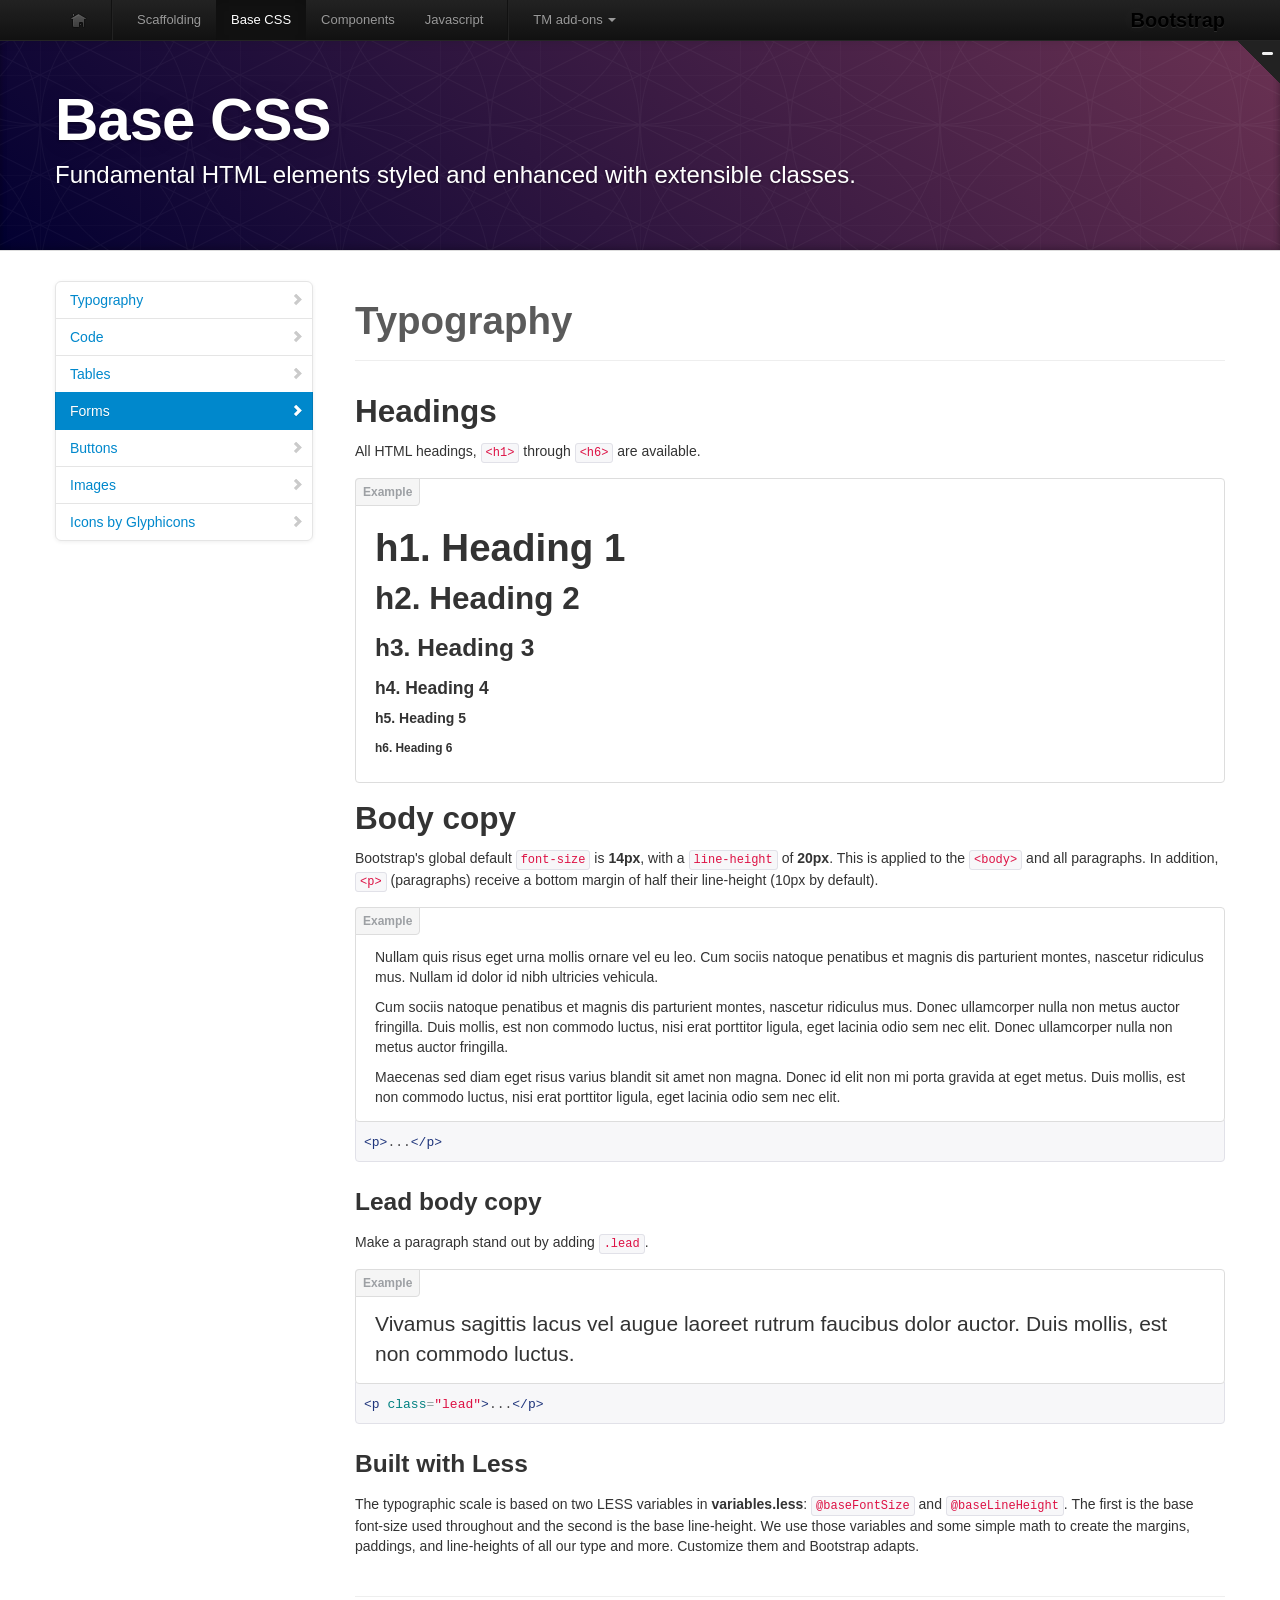
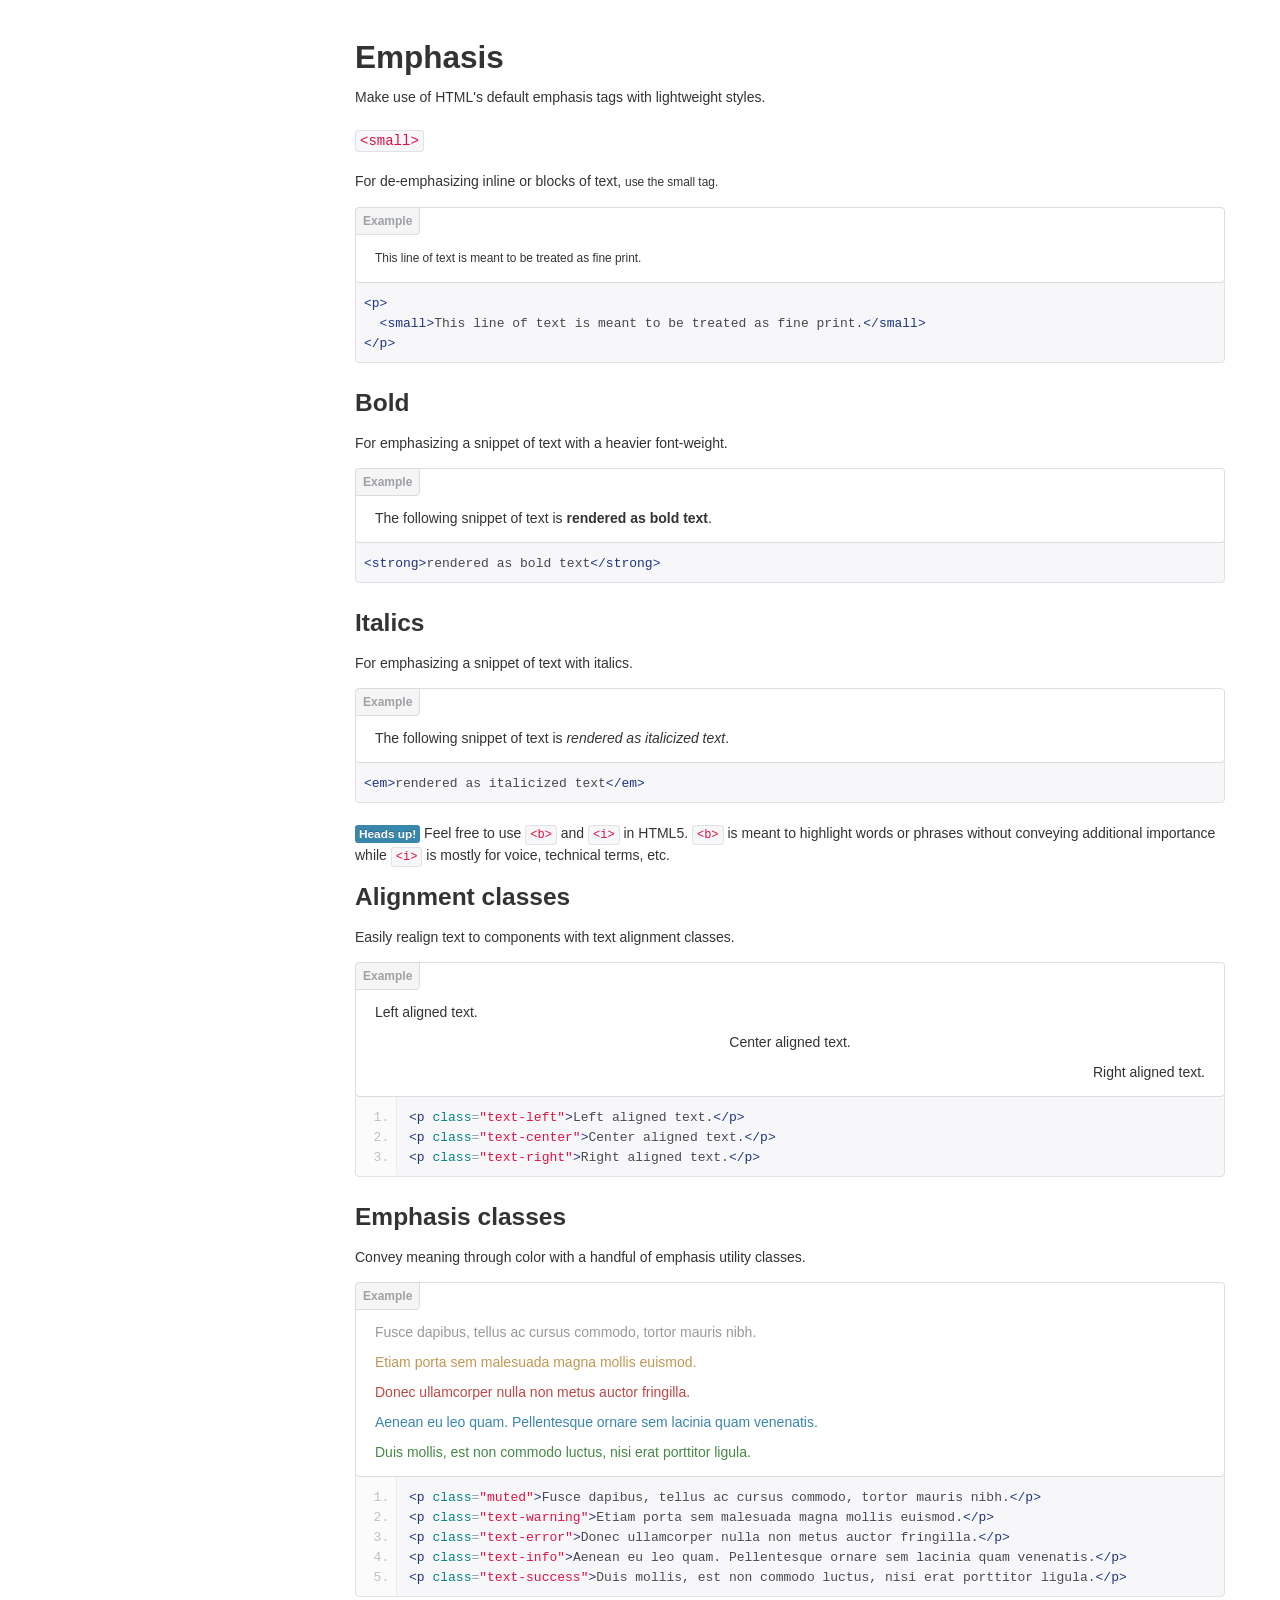
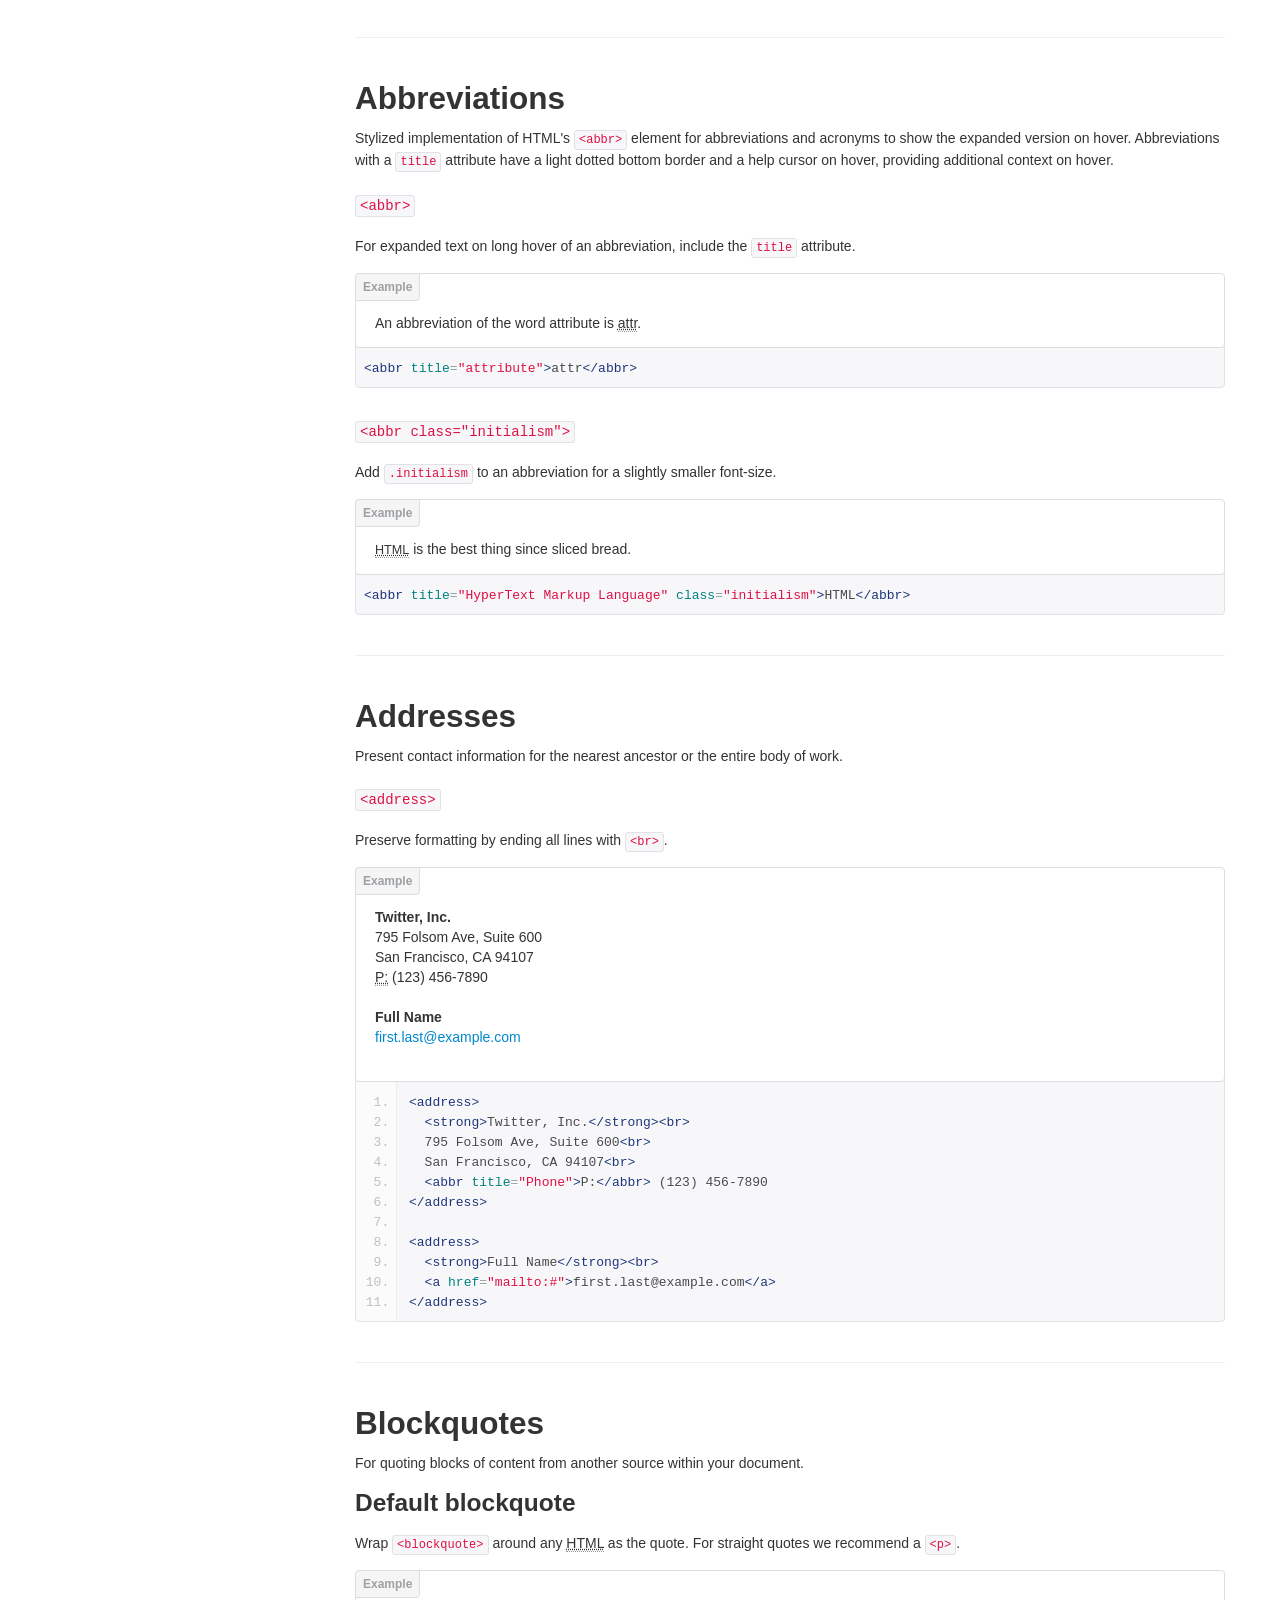
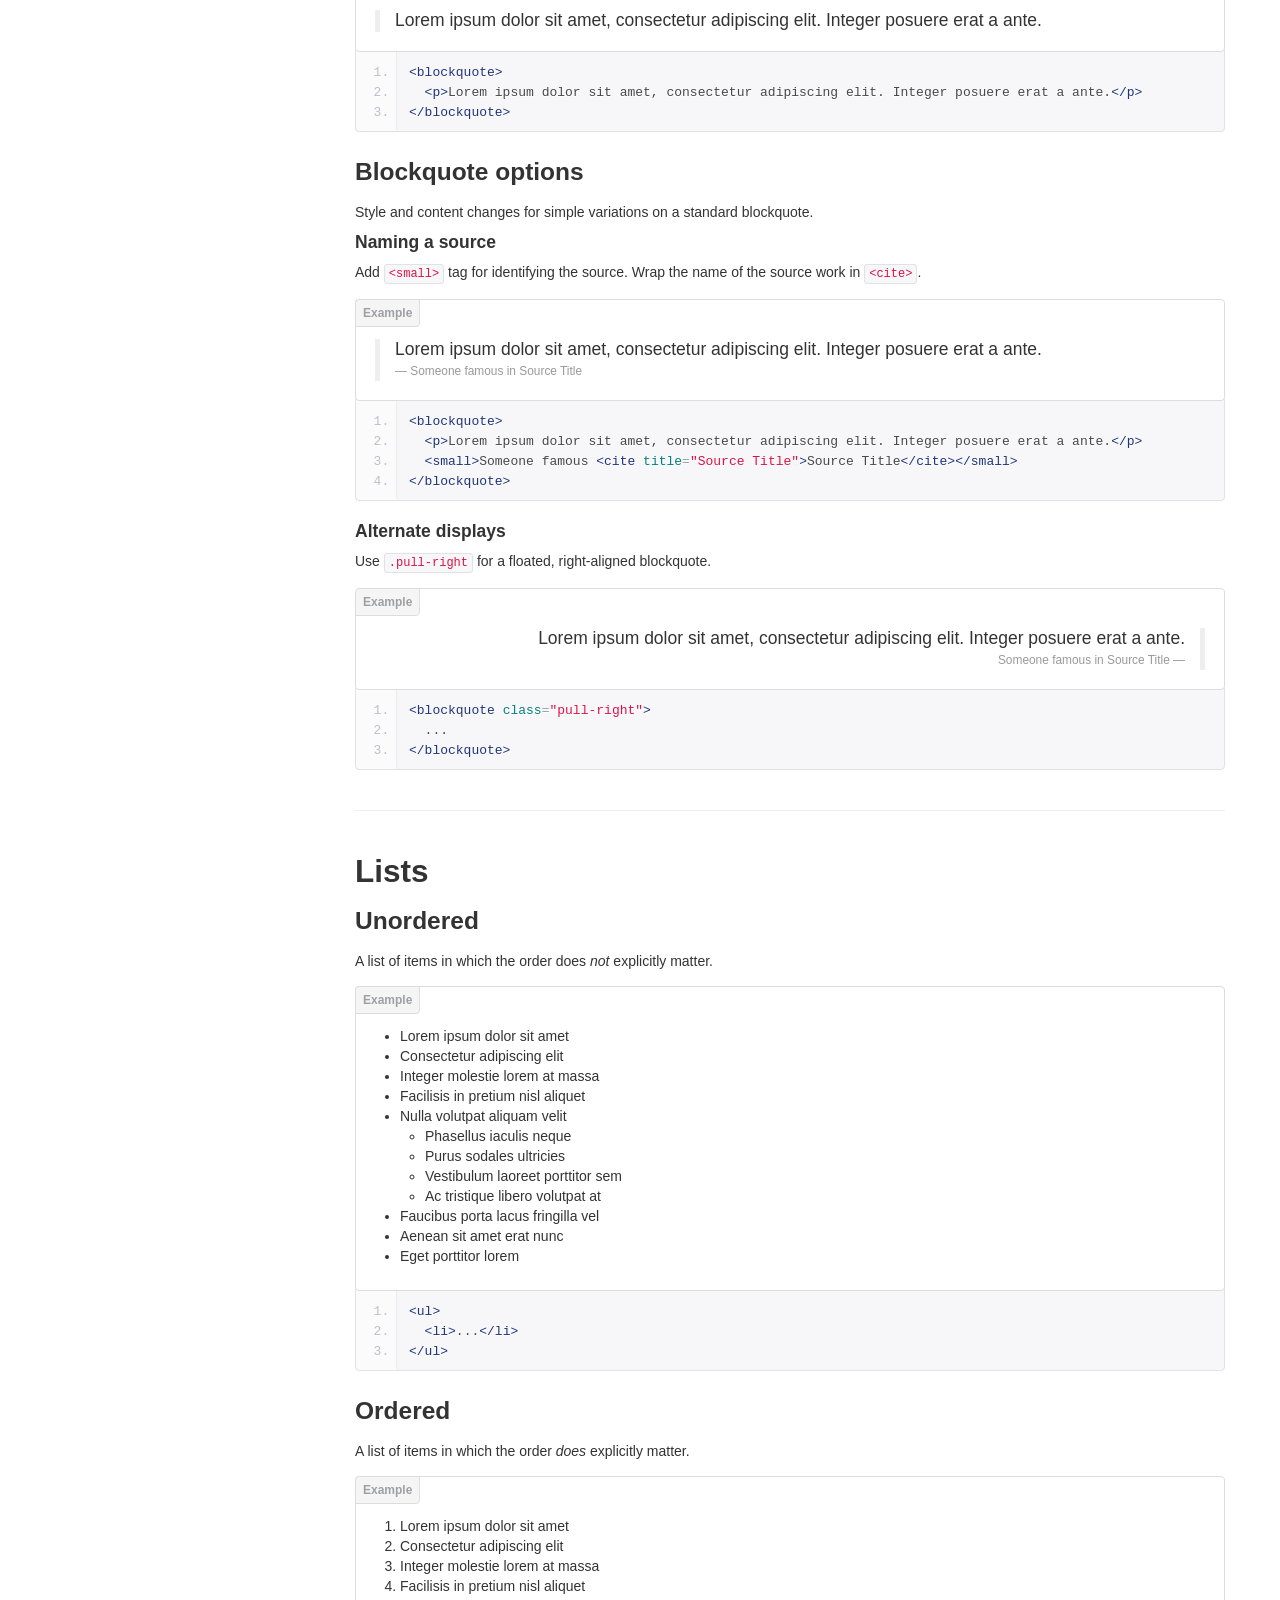
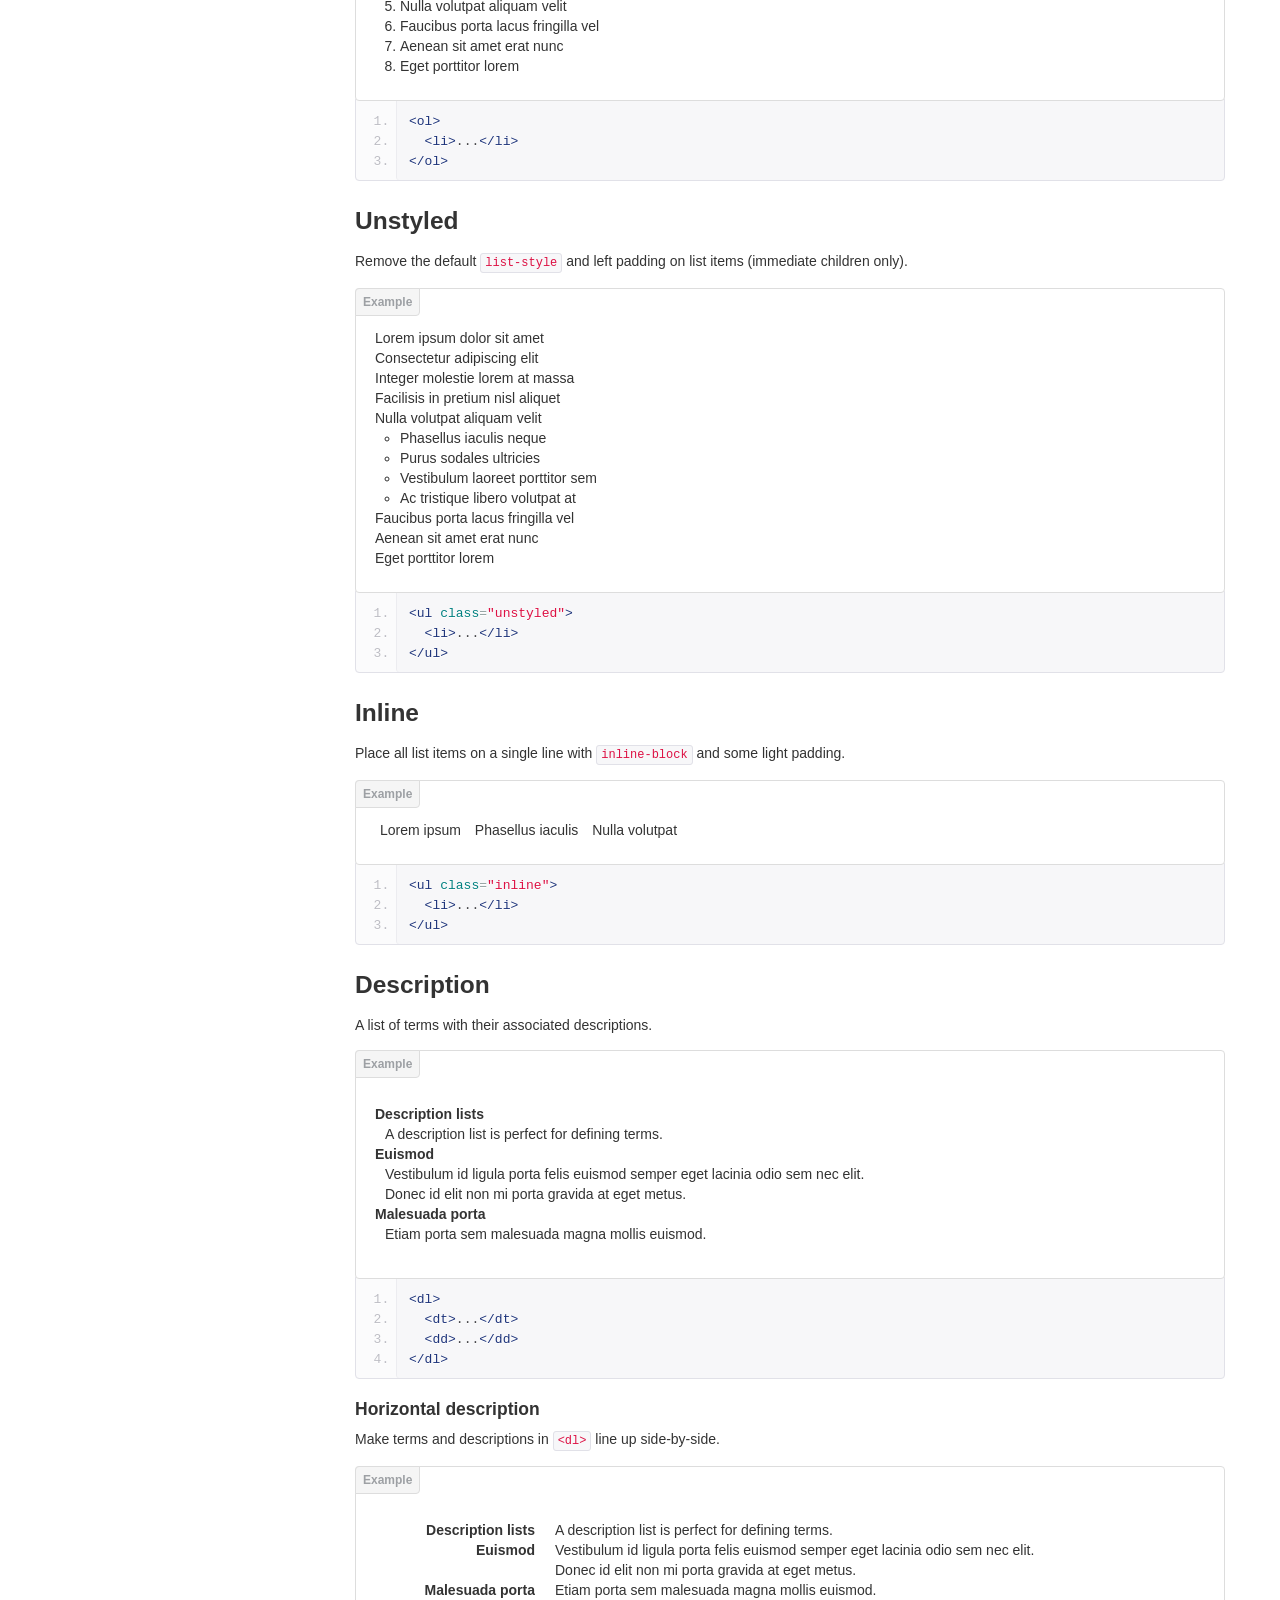
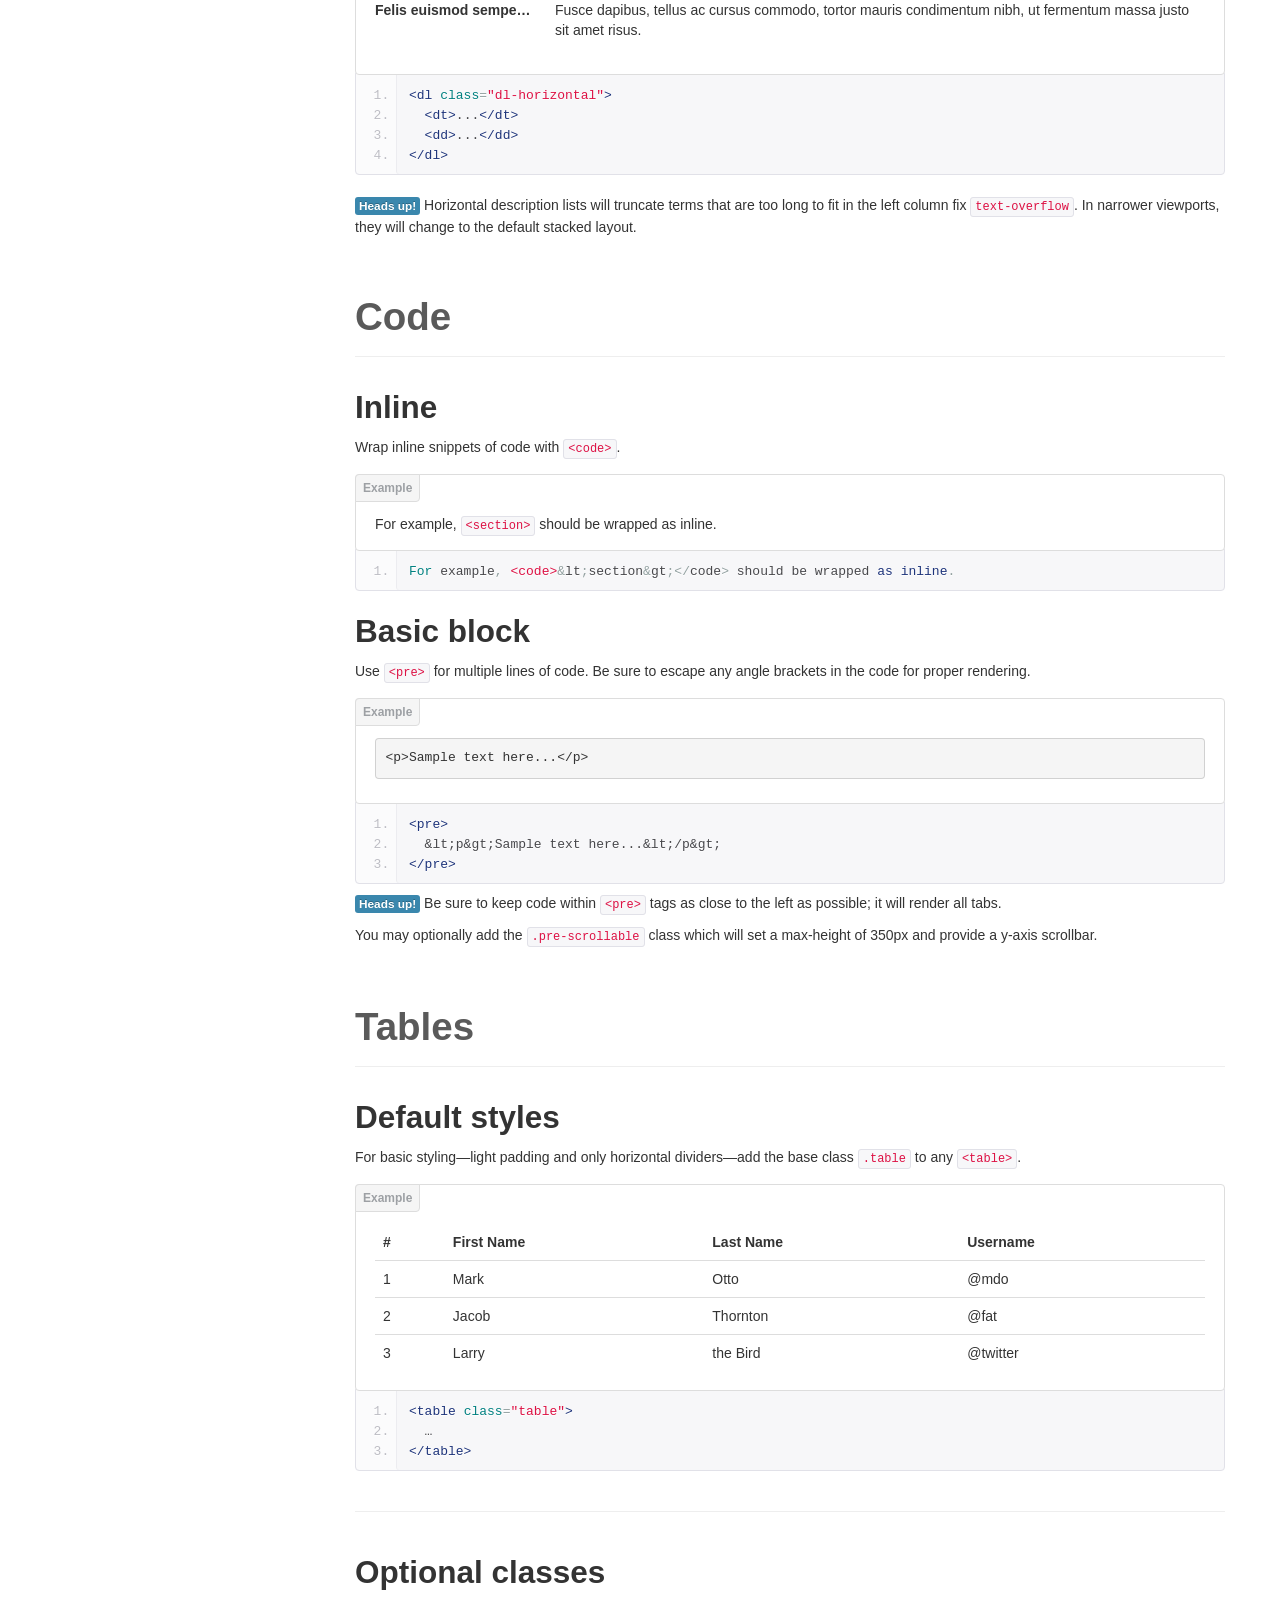
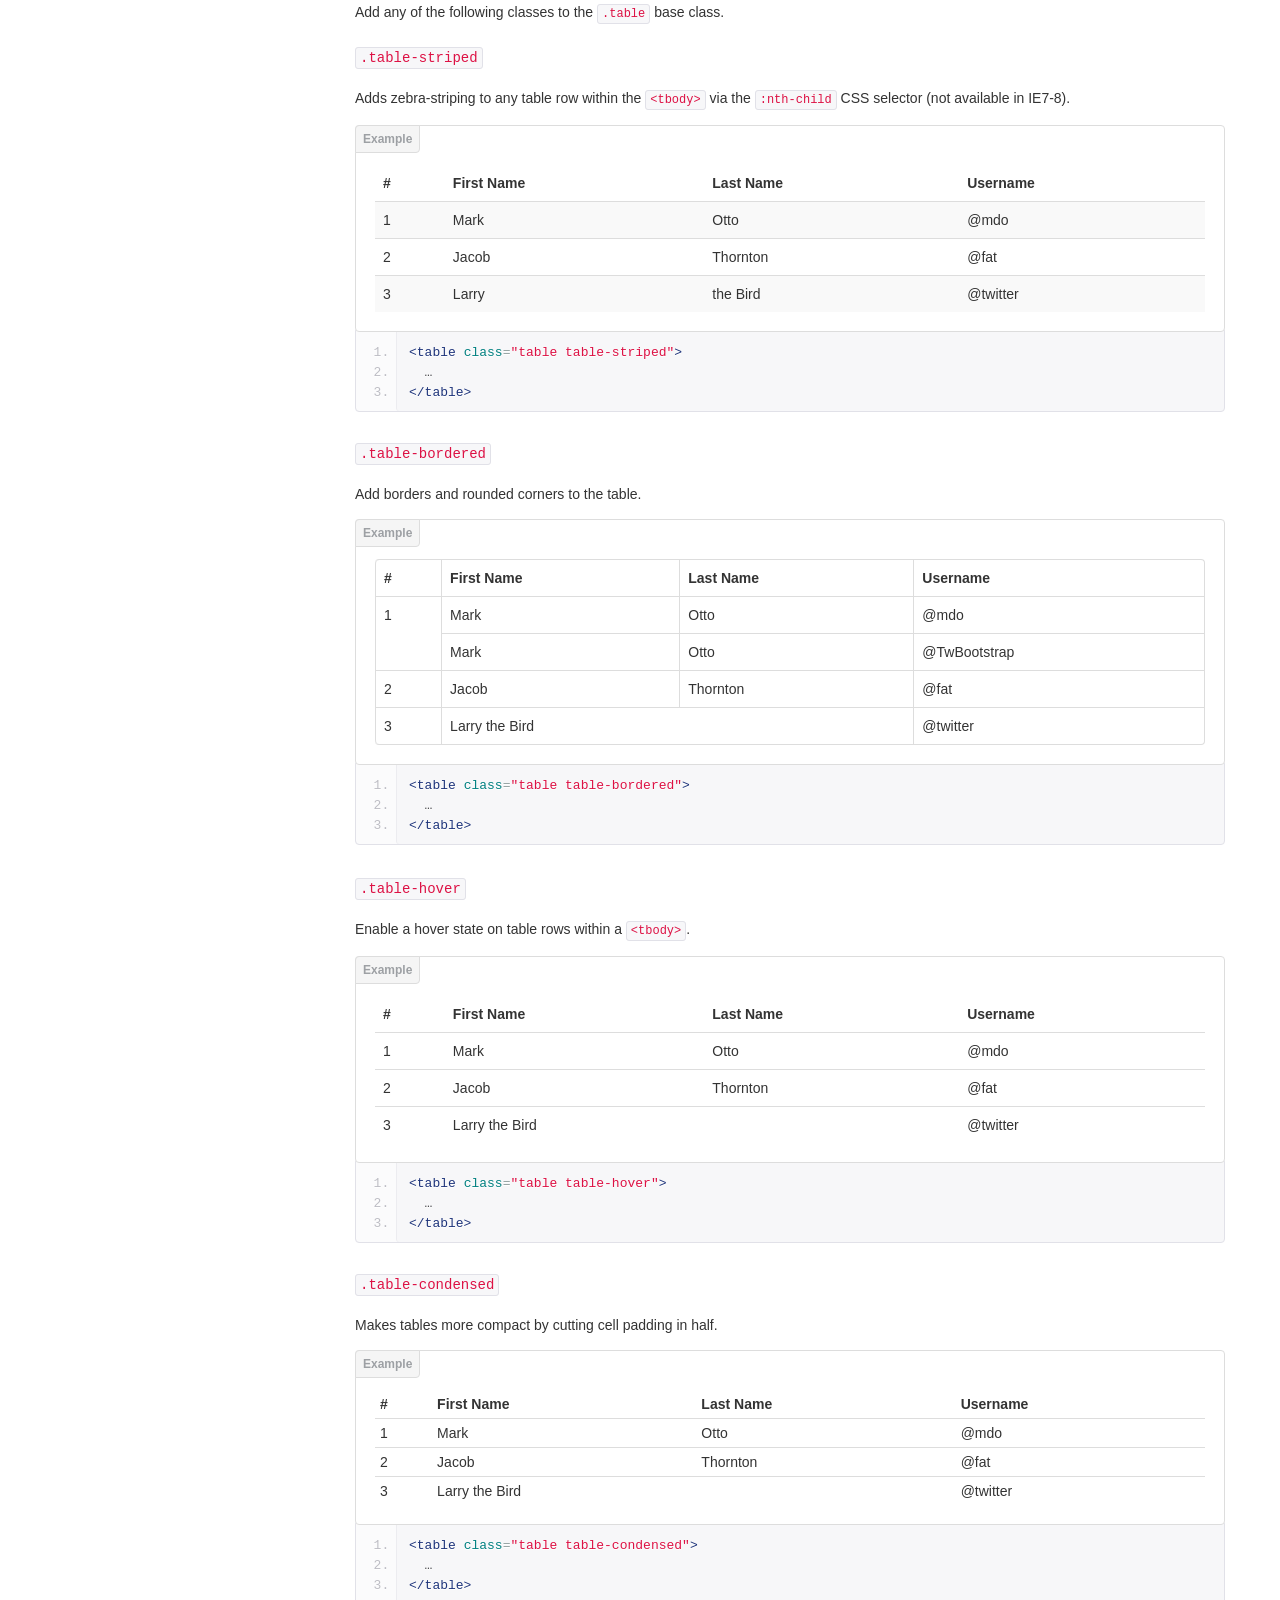
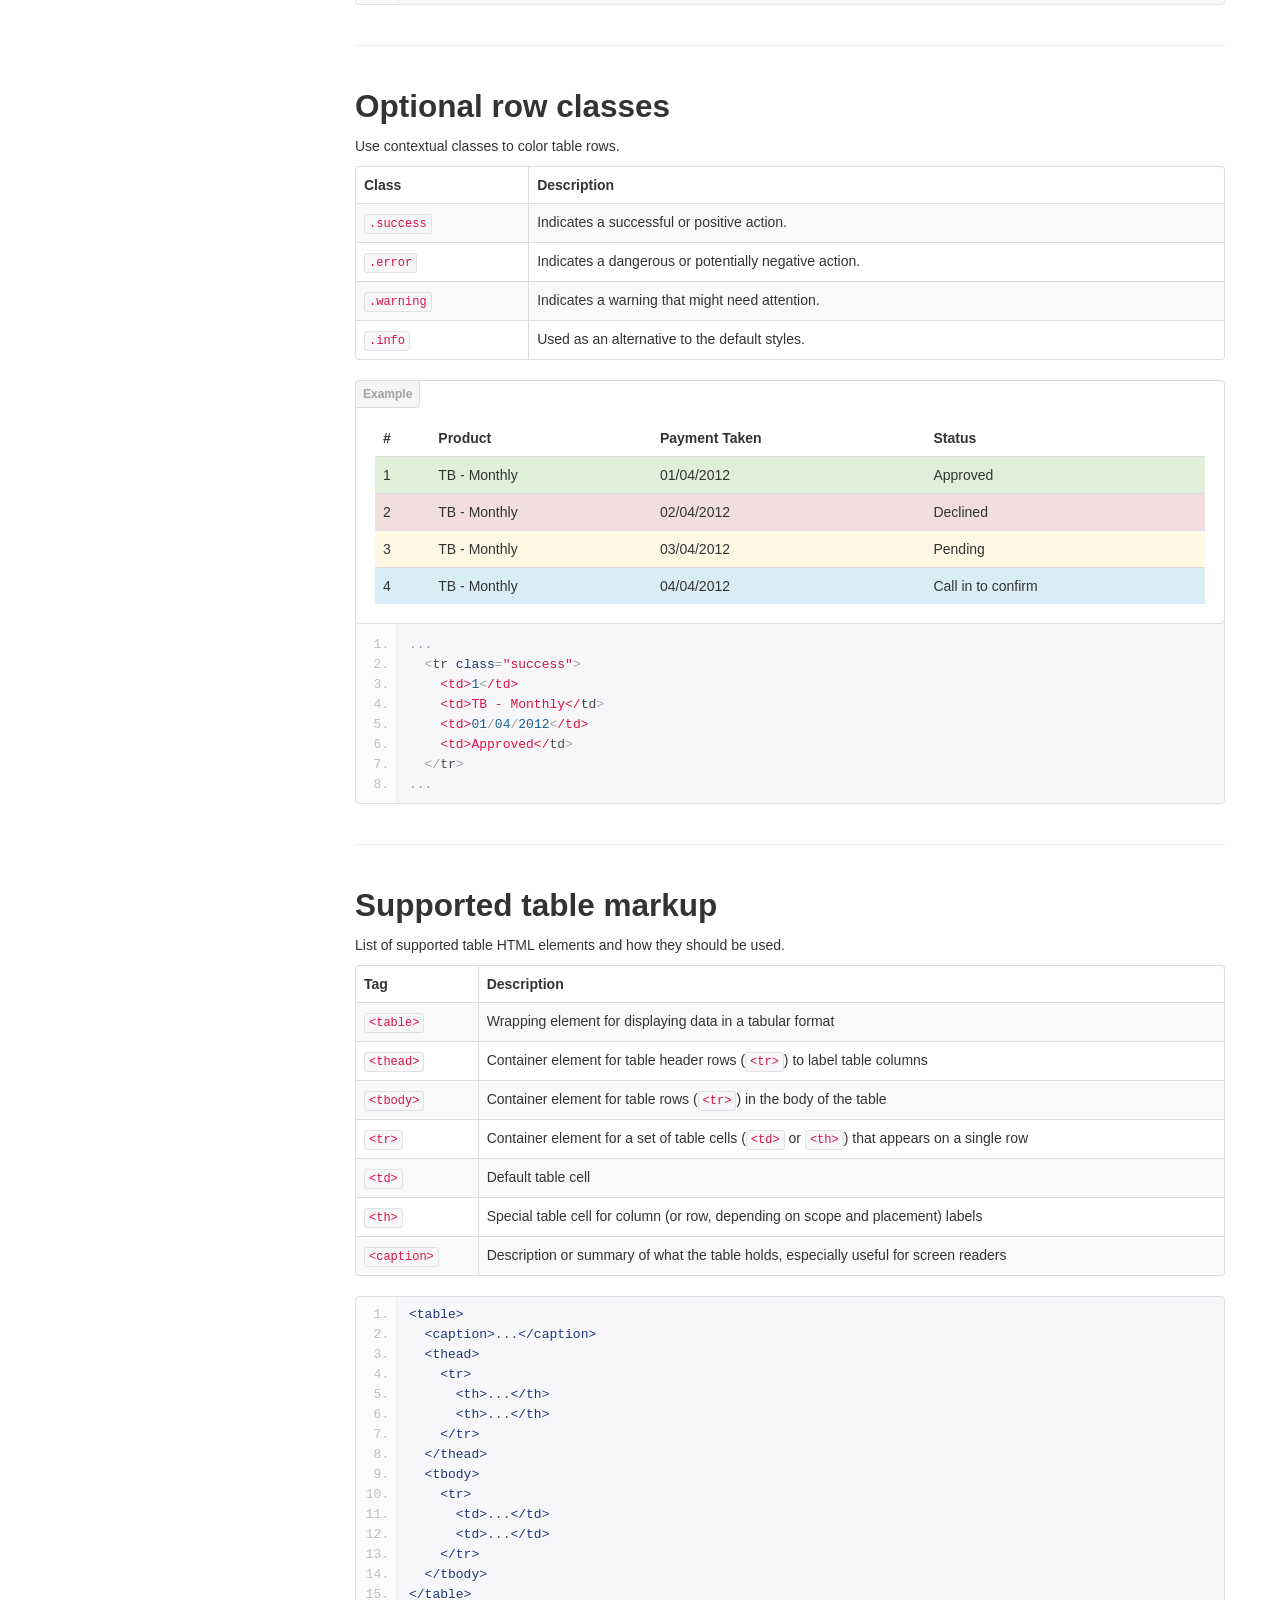
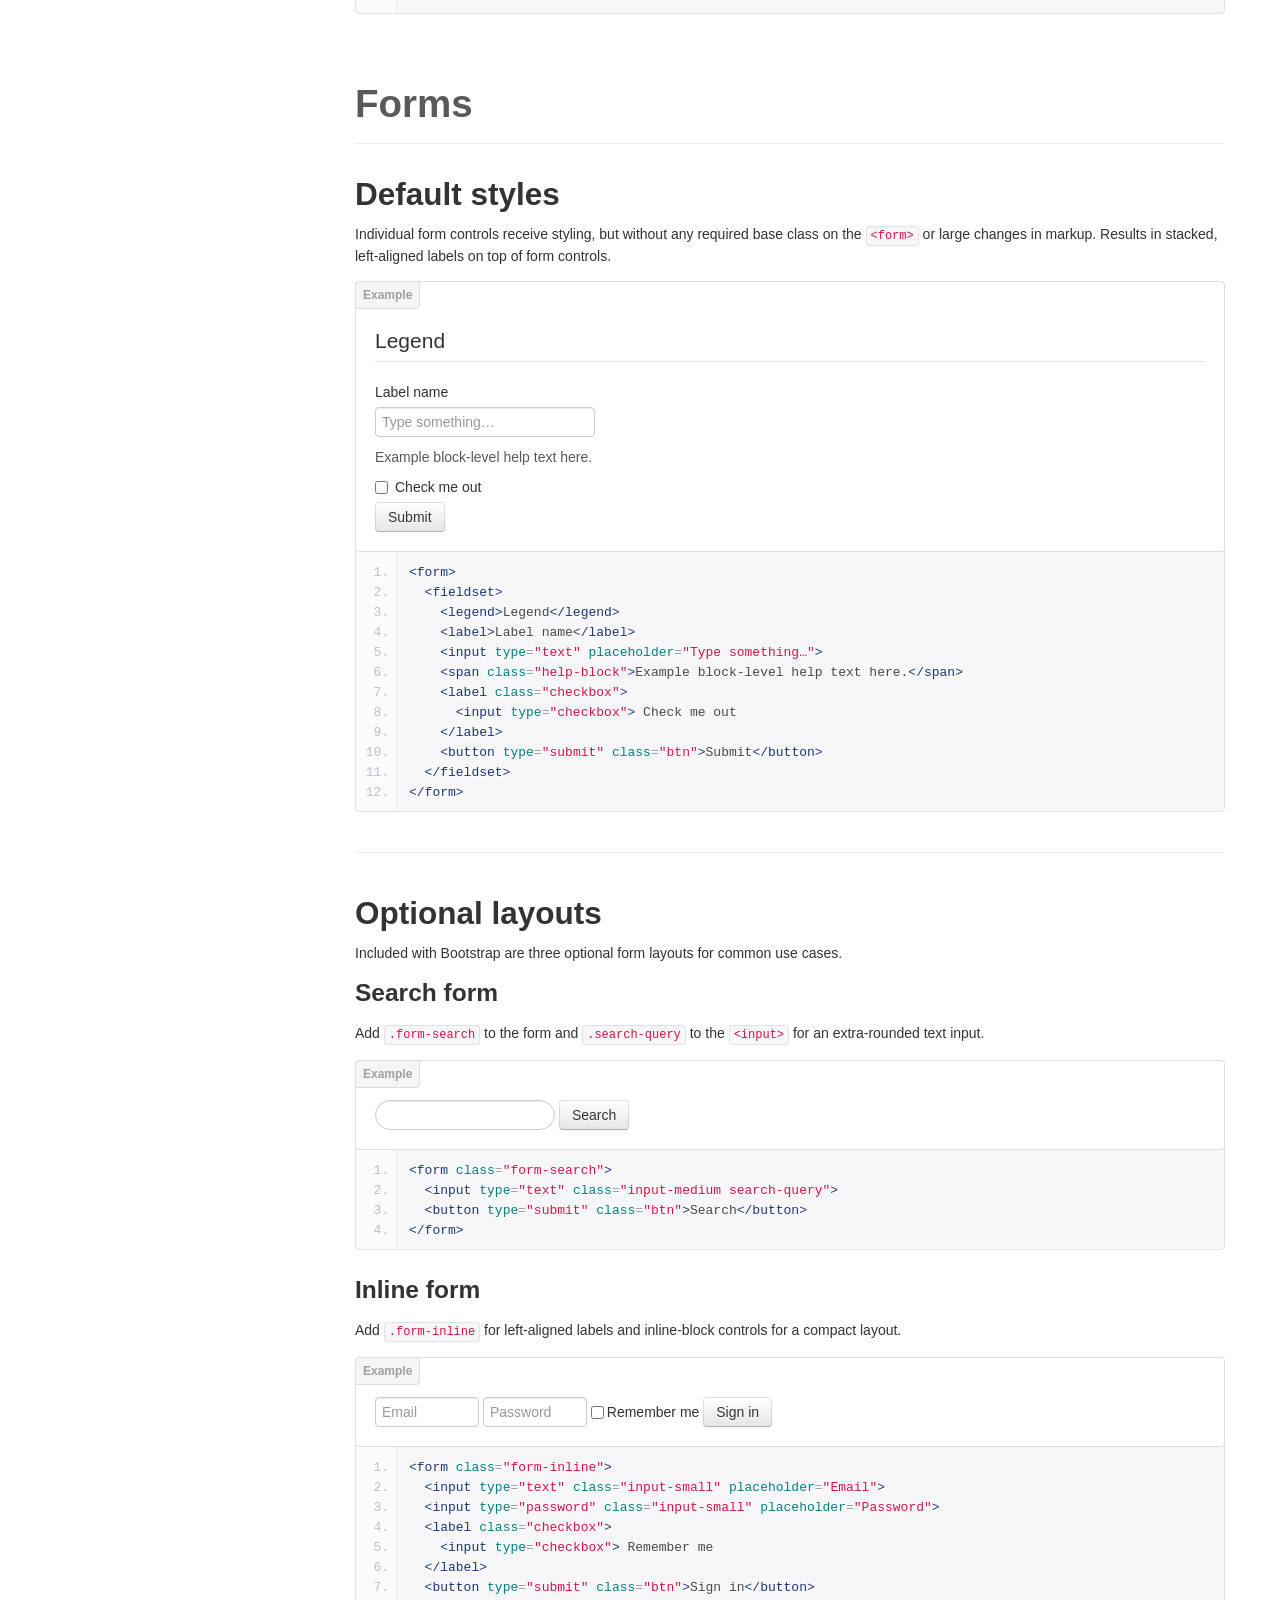
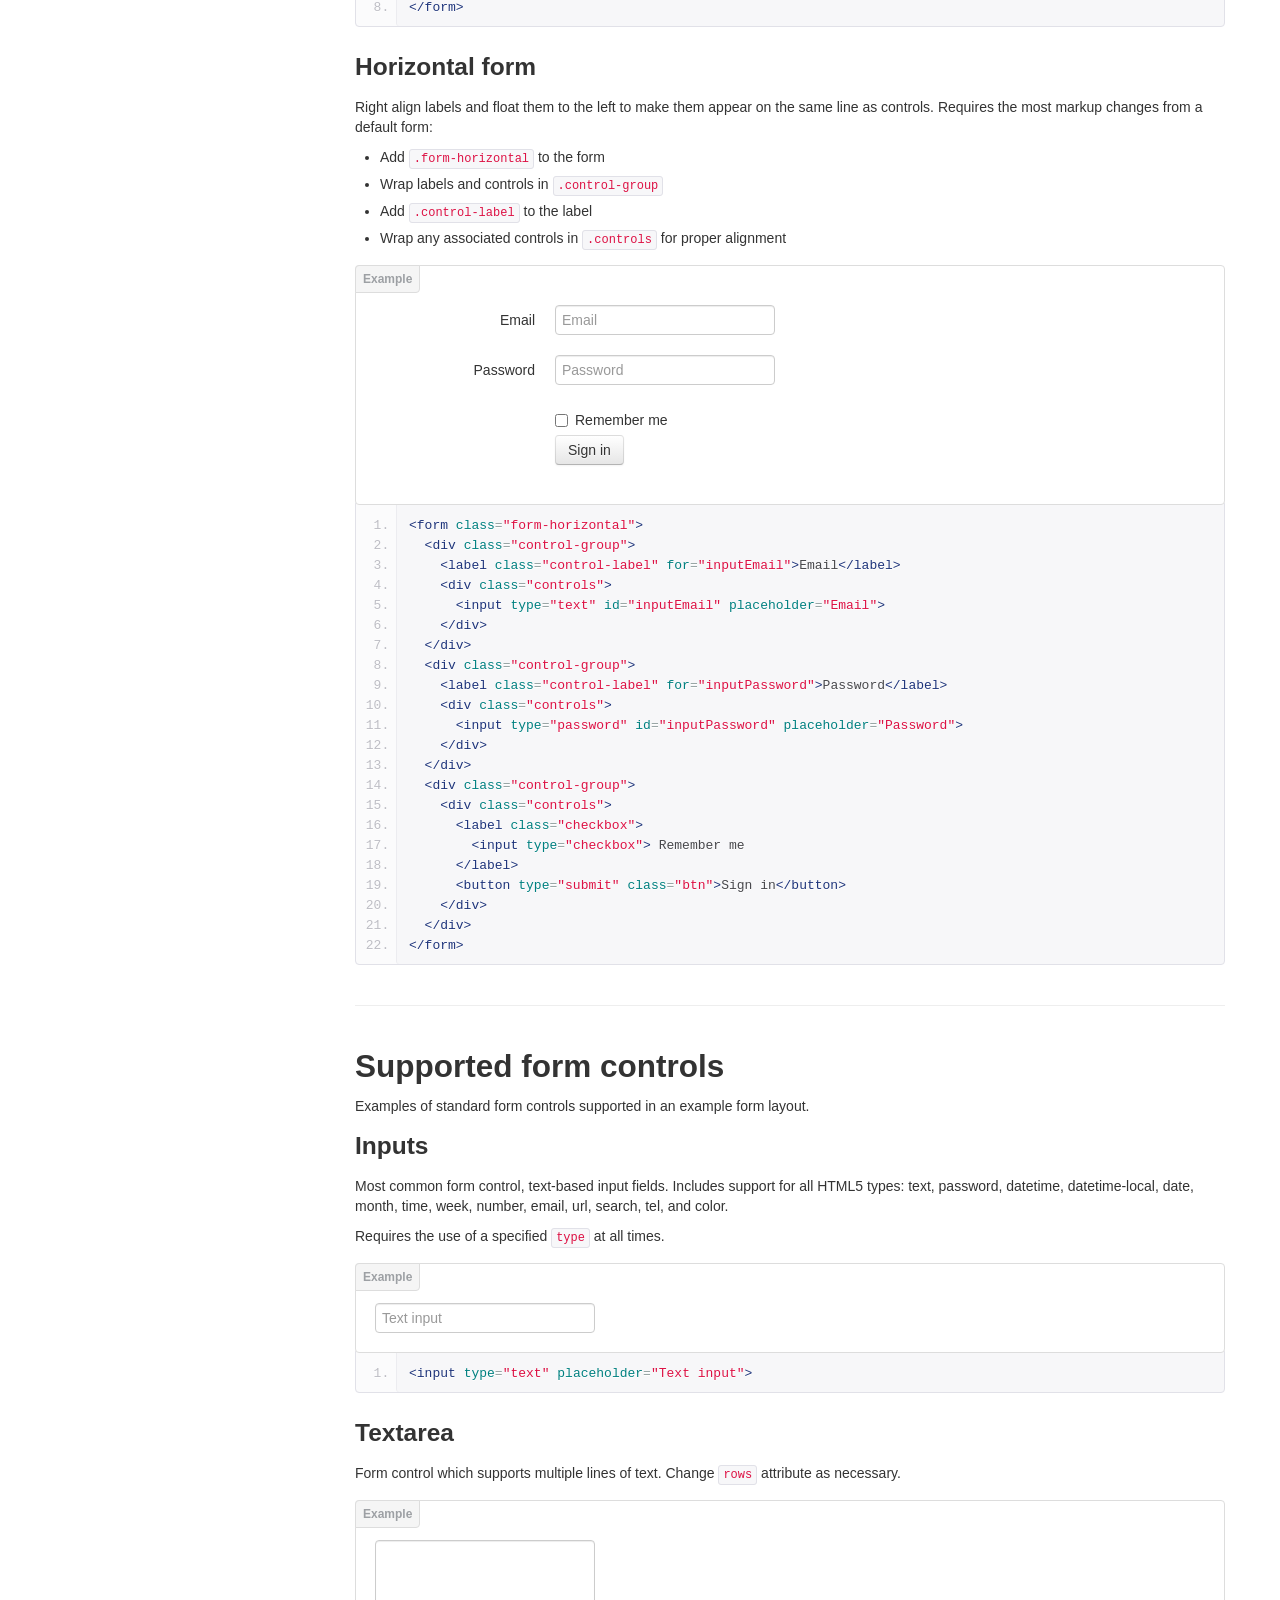
<file: assets/base-css.html>
<!DOCTYPE html>
<html lang="en">
  <head>
    <meta charset="utf-8">
    <title>Base - Bootstrap</title>
    <meta name="viewport" content="width=device-width, initial-scale=1.0">
    <meta name="description" content="">
    <meta name="author" content="">

    <link href="css/bootstrap.css" rel="stylesheet">
    <link href="css/bootstrap-responsive.css" rel="stylesheet">
    <link href="css/docs.css" rel="stylesheet">
    <link href="css/tm_docs.css" rel="stylesheet">
    <link href="css/prettify.css" rel="stylesheet">

    <!-- Le HTML5 shim, for IE6-8 support of HTML5 elements -->
    <!--[if lt IE 9]>
      <script src="assets/js/html5shiv.js"></script>
    <![endif]-->

    <!-- Le fav and touch icons -->
   <link rel="apple-touch-icon-precomposed" sizes="144x144" href="assets/ico/apple-touch-icon-144-precomposed.png">
    <link rel="apple-touch-icon-precomposed" sizes="114x114" href="assets/ico/apple-touch-icon-114-precomposed.png">
      <link rel="apple-touch-icon-precomposed" sizes="72x72" href="assets/ico/apple-touch-icon-72-precomposed.png">
                    <link rel="apple-touch-icon-precomposed" href="assets/ico/apple-touch-icon-57-precomposed.png">
                                   <link rel="shortcut icon" href="assets/ico/favicon.png">

  </head>

  <body data-spy="scroll" data-target=".bs-docs-sidebar">

    <!-- Navbar
    ================================================== -->
    <div class="navbar navbar-inverse navbar-fixed-top" id="advanced">
      <span class="trigger"><strong></strong><em></em></span>
      <div class="navbar-inner">
        <div class="container">
          <button type="button" class="btn btn-navbar" data-toggle="collapse" data-target=".nav-collapse">
            <span class="icon-bar"></span>
            <span class="icon-bar"></span>
            <span class="icon-bar"></span>
          </button>
          <a class="brand" href="scaffolding.html">Bootstrap</a>
          <div class="nav-collapse collapse">
            <ul class="nav">
              <li class="home">
                <a href="../index.html"><img src="img/tm/tm_home.png" alt=""></a>
              </li>
              <li class="divider-vertical"></li>
              <li class="">
                <a href="scaffolding.html">Scaffolding</a>
              </li>
              <li class="active">
                <a href="base-css.html">Base CSS</a>
              </li>
              <li class="">
                <a href="components.html">Components</a>
              </li>
              <li class="">
                <a href="javascript.html">Javascript</a>
              </li>
              <li class="divider-vertical"></li>
              <li class="dropdown">
                <a href="#" class="dropdown-toggle" data-toggle="dropdown">TM add-ons <b class="caret"></b></a>
                <ul class="dropdown-menu">
                  <li><a href="../404.html">Pages</a>
                    <ul>  
                      <li><a href="under_construction.html">Under Construction</a></li>
                      <li><a href="intro.html">Intro Page</a></li>
                      <li><a href="../404.html">404 page</a></li>
                    </ul>
                  </li>
                  <li><a href="portfolio.html">Portfolio</a></li>
                  <li><a href="slider.html">Slider</a></li>
                  <li><a href="social_media.html">Social and Media<br> Sharing</a></li>
                  <li><a href="css3.html">CSS3 Tricks</a></li>
                </ul>
              </li>
            </ul>
          </div>
        </div>
      </div>
    </div>

<!-- Subhead
================================================== -->
<header class="jumbotron subhead" id="overview">
  <div class="container">
    <h1>Base CSS</h1>
    <p class="lead">Fundamental HTML elements styled and enhanced with extensible classes.</p>
  </div>
</header>


  <div class="container">

    <!-- Docs nav
    ================================================== -->
    <div class="row">
      <div class="span3 bs-docs-sidebar">
        <ul class="nav nav-list bs-docs-sidenav">
          <li><a href="#typography"><i class="icon-chevron-right"></i> Typography</a></li>
          <li><a href="#code"><i class="icon-chevron-right"></i> Code</a></li>
          <li><a href="#tables"><i class="icon-chevron-right"></i> Tables</a></li>
          <li><a href="#forms"><i class="icon-chevron-right"></i> Forms</a></li>
          <li><a href="#buttons"><i class="icon-chevron-right"></i> Buttons</a></li>
          <li><a href="#images"><i class="icon-chevron-right"></i> Images</a></li>
          <li><a href="#icons"><i class="icon-chevron-right"></i> Icons by Glyphicons</a></li>
        </ul>
      </div>
      <div class="span9">



        <!-- Typography
        ================================================== -->
        <section id="typography">
          <div class="page-header">
            <h1>Typography</h1>
          </div>

          <h2 id="headings">Headings</h2>
          <p>All HTML headings, <code>&lt;h1&gt;</code> through <code>&lt;h6&gt;</code> are available.</p>
          <div class="bs-docs-example">
            <h1>h1. Heading 1</h1>
            <h2>h2. Heading 2</h2>
            <h3>h3. Heading 3</h3>
            <h4>h4. Heading 4</h4>
            <h5>h5. Heading 5</h5>
            <h6>h6. Heading 6</h6>
          </div>

          <h2 id="body-copy">Body copy</h2>
          <p>Bootstrap's global default <code>font-size</code> is <strong>14px</strong>, with a <code>line-height</code> of <strong>20px</strong>. This is applied to the <code>&lt;body&gt;</code> and all paragraphs. In addition, <code>&lt;p&gt;</code> (paragraphs) receive a bottom margin of half their line-height (10px by default).</p>
          <div class="bs-docs-example">
            <p>Nullam quis risus eget urna mollis ornare vel eu leo. Cum sociis natoque penatibus et magnis dis parturient montes, nascetur ridiculus mus. Nullam id dolor id nibh ultricies vehicula.</p>
            <p>Cum sociis natoque penatibus et magnis dis parturient montes, nascetur ridiculus mus. Donec ullamcorper nulla non metus auctor fringilla. Duis mollis, est non commodo luctus, nisi erat porttitor ligula, eget lacinia odio sem nec elit. Donec ullamcorper nulla non metus auctor fringilla.</p>
            <p>Maecenas sed diam eget risus varius blandit sit amet non magna. Donec id elit non mi porta gravida at eget metus. Duis mollis, est non commodo luctus, nisi erat porttitor ligula, eget lacinia odio sem nec elit.</p>
          </div>
          <pre class="prettyprint">&lt;p&gt;...&lt;/p&gt;</pre>

          <h3>Lead body copy</h3>
          <p>Make a paragraph stand out by adding <code>.lead</code>.</p>
          <div class="bs-docs-example">
            <p class="lead">Vivamus sagittis lacus vel augue laoreet rutrum faucibus dolor auctor. Duis mollis, est non commodo luctus.</p>
          </div>
          <pre class="prettyprint">&lt;p class="lead"&gt;...&lt;/p&gt;</pre>

          <h3>Built with Less</h3>
          <p>The typographic scale is based on two LESS variables in <strong>variables.less</strong>: <code>@baseFontSize</code> and <code>@baseLineHeight</code>. The first is the base font-size used throughout and the second is the base line-height. We use those variables and some simple math to create the margins, paddings, and line-heights of all our type and more. Customize them and Bootstrap adapts.</p>


          <hr class="bs-docs-separator">


          <h2 id="emphasis">Emphasis</h2>
          <p>Make use of HTML's default emphasis tags with lightweight styles.</p>

          <h3><code>&lt;small&gt;</code></h3>
          <p>For de-emphasizing inline or blocks of text, <small>use the small tag.</small></p>
          <div class="bs-docs-example">
            <p><small>This line of text is meant to be treated as fine print.</small></p>
          </div>
<pre class="prettyprint">
&lt;p&gt;
  &lt;small&gt;This line of text is meant to be treated as fine print.&lt;/small&gt;
&lt;/p&gt;
</pre>

          <h3>Bold</h3>
          <p>For emphasizing a snippet of text with a heavier font-weight.</p>
          <div class="bs-docs-example">
            <p>The following snippet of text is <strong>rendered as bold text</strong>.</p>
          </div>
          <pre class="prettyprint">&lt;strong&gt;rendered as bold text&lt;/strong&gt;</pre>

          <h3>Italics</h3>
          <p>For emphasizing a snippet of text with italics.</p>
          <div class="bs-docs-example">
            <p>The following snippet of text is <em>rendered as italicized text</em>.</p>
          </div>
          <pre class="prettyprint">&lt;em&gt;rendered as italicized text&lt;/em&gt;</pre>

          <p><span class="label label-info">Heads up!</span> Feel free to use <code>&lt;b&gt;</code> and <code>&lt;i&gt;</code> in HTML5. <code>&lt;b&gt;</code> is meant to highlight words or phrases without conveying additional importance while <code>&lt;i&gt;</code> is mostly for voice, technical terms, etc.</p>

          <h3>Alignment classes</h3>
          <p>Easily realign text to components with text alignment classes.</p>
          <div class="bs-docs-example">
            <p class="text-left">Left aligned text.</p>
            <p class="text-center">Center aligned text.</p>
            <p class="text-right">Right aligned text.</p>
          </div>
<pre class="prettyprint linenums">
&lt;p class="text-left"&gt;Left aligned text.&lt;/p&gt;
&lt;p class="text-center"&gt;Center aligned text.&lt;/p&gt;
&lt;p class="text-right"&gt;Right aligned text.&lt;/p&gt;
</pre>

          <h3>Emphasis classes</h3>
          <p>Convey meaning through color with a handful of emphasis utility classes.</p>
          <div class="bs-docs-example">
            <p class="muted">Fusce dapibus, tellus ac cursus commodo, tortor mauris nibh.</p>
            <p class="text-warning">Etiam porta sem malesuada magna mollis euismod.</p>
            <p class="text-error">Donec ullamcorper nulla non metus auctor fringilla.</p>
            <p class="text-info">Aenean eu leo quam. Pellentesque ornare sem lacinia quam venenatis.</p>
            <p class="text-success">Duis mollis, est non commodo luctus, nisi erat porttitor ligula.</p>
          </div>
<pre class="prettyprint linenums">
&lt;p class="muted"&gt;Fusce dapibus, tellus ac cursus commodo, tortor mauris nibh.&lt;/p&gt;
&lt;p class="text-warning"&gt;Etiam porta sem malesuada magna mollis euismod.&lt;/p&gt;
&lt;p class="text-error"&gt;Donec ullamcorper nulla non metus auctor fringilla.&lt;/p&gt;
&lt;p class="text-info"&gt;Aenean eu leo quam. Pellentesque ornare sem lacinia quam venenatis.&lt;/p&gt;
&lt;p class="text-success"&gt;Duis mollis, est non commodo luctus, nisi erat porttitor ligula.&lt;/p&gt;
</pre>


          <hr class="bs-docs-separator">


          <h2 id="abbreviations">Abbreviations</h2>
          <p>Stylized implementation of HTML's <code>&lt;abbr&gt;</code> element for abbreviations and acronyms to show the expanded version on hover. Abbreviations with a <code>title</code> attribute have a light dotted bottom border and a help cursor on hover, providing additional context on hover.</p>

          <h3><code>&lt;abbr&gt;</code></h3>
          <p>For expanded text on long hover of an abbreviation, include the <code>title</code> attribute.</p>
          <div class="bs-docs-example">
            <p>An abbreviation of the word attribute is <abbr title="attribute">attr</abbr>.</p>
          </div>
          <pre class="prettyprint">&lt;abbr title="attribute"&gt;attr&lt;/abbr&gt;</pre>

          <h3><code>&lt;abbr class="initialism"&gt;</code></h3>
          <p>Add <code>.initialism</code> to an abbreviation for a slightly smaller font-size.</p>
          <div class="bs-docs-example">
            <p><abbr title="HyperText Markup Language" class="initialism">HTML</abbr> is the best thing since sliced bread.</p>
          </div>
          <pre class="prettyprint">&lt;abbr title="HyperText Markup Language" class="initialism"&gt;HTML&lt;/abbr&gt;</pre>


          <hr class="bs-docs-separator">


          <h2 id="addresses">Addresses</h2>
          <p>Present contact information for the nearest ancestor or the entire body of work.</p>

          <h3><code>&lt;address&gt;</code></h3>
          <p>Preserve formatting by ending all lines with <code>&lt;br&gt;</code>.</p>
          <div class="bs-docs-example">
            <address>
              <strong>Twitter, Inc.</strong><br>
              795 Folsom Ave, Suite 600<br>
              San Francisco, CA 94107<br>
              <abbr title="Phone">P:</abbr> (123) 456-7890
            </address>
            <address>
              <strong>Full Name</strong><br>
              <a href="mailto:#">first.last@example.com</a>
            </address>
          </div>
<pre class="prettyprint linenums">
&lt;address&gt;
  &lt;strong&gt;Twitter, Inc.&lt;/strong&gt;&lt;br&gt;
  795 Folsom Ave, Suite 600&lt;br&gt;
  San Francisco, CA 94107&lt;br&gt;
  &lt;abbr title="Phone"&gt;P:&lt;/abbr&gt; (123) 456-7890
&lt;/address&gt;

&lt;address&gt;
  &lt;strong&gt;Full Name&lt;/strong&gt;&lt;br&gt;
  &lt;a href="mailto:#"&gt;first.last@example.com&lt;/a&gt;
&lt;/address&gt;
</pre>


          <hr class="bs-docs-separator">


          <h2 id="blockquotes">Blockquotes</h2>
          <p>For quoting blocks of content from another source within your document.</p>

          <h3>Default blockquote</h3>
          <p>Wrap <code>&lt;blockquote&gt;</code> around any <abbr title="HyperText Markup Language">HTML</abbr> as the quote. For straight quotes we recommend a <code>&lt;p&gt;</code>.</p>
          <div class="bs-docs-example">
            <blockquote>
              <p>Lorem ipsum dolor sit amet, consectetur adipiscing elit. Integer posuere erat a ante.</p>
            </blockquote>
          </div>
<pre class="prettyprint linenums">
&lt;blockquote&gt;
  &lt;p&gt;Lorem ipsum dolor sit amet, consectetur adipiscing elit. Integer posuere erat a ante.&lt;/p&gt;
&lt;/blockquote&gt;
</pre>

          <h3>Blockquote options</h3>
          <p>Style and content changes for simple variations on a standard blockquote.</p>

          <h4>Naming a source</h4>
          <p>Add <code>&lt;small&gt;</code> tag for identifying the source. Wrap the name of the source work in <code>&lt;cite&gt;</code>.</p>
          <div class="bs-docs-example">
            <blockquote>
              <p>Lorem ipsum dolor sit amet, consectetur adipiscing elit. Integer posuere erat a ante.</p>
              <small>Someone famous in <cite title="Source Title">Source Title</cite></small>
            </blockquote>
          </div>
<pre class="prettyprint linenums">
&lt;blockquote&gt;
  &lt;p&gt;Lorem ipsum dolor sit amet, consectetur adipiscing elit. Integer posuere erat a ante.&lt;/p&gt;
  &lt;small&gt;Someone famous &lt;cite title="Source Title"&gt;Source Title&lt;/cite&gt;&lt;/small&gt;
&lt;/blockquote&gt;
</pre>

          <h4>Alternate displays</h4>
          <p>Use <code>.pull-right</code> for a floated, right-aligned blockquote.</p>
          <div class="bs-docs-example" style="overflow: hidden;">
            <blockquote class="pull-right">
              <p>Lorem ipsum dolor sit amet, consectetur adipiscing elit. Integer posuere erat a ante.</p>
              <small>Someone famous in <cite title="Source Title">Source Title</cite></small>
            </blockquote>
          </div>
<pre class="prettyprint linenums">
&lt;blockquote class="pull-right"&gt;
  ...
&lt;/blockquote&gt;
</pre>


          <hr class="bs-docs-separator">


          <!-- Lists -->
          <h2 id="lists">Lists</h2>

          <h3>Unordered</h3>
          <p>A list of items in which the order does <em>not</em> explicitly matter.</p>
          <div class="bs-docs-example">
            <ul>
              <li>Lorem ipsum dolor sit amet</li>
              <li>Consectetur adipiscing elit</li>
              <li>Integer molestie lorem at massa</li>
              <li>Facilisis in pretium nisl aliquet</li>
              <li>Nulla volutpat aliquam velit
                <ul>
                  <li>Phasellus iaculis neque</li>
                  <li>Purus sodales ultricies</li>
                  <li>Vestibulum laoreet porttitor sem</li>
                  <li>Ac tristique libero volutpat at</li>
                </ul>
              </li>
              <li>Faucibus porta lacus fringilla vel</li>
              <li>Aenean sit amet erat nunc</li>
              <li>Eget porttitor lorem</li>
            </ul>
          </div>
<pre class="prettyprint linenums">
&lt;ul&gt;
  &lt;li&gt;...&lt;/li&gt;
&lt;/ul&gt;
</pre>

          <h3>Ordered</h3>
          <p>A list of items in which the order <em>does</em> explicitly matter.</p>
          <div class="bs-docs-example">
            <ol>
              <li>Lorem ipsum dolor sit amet</li>
              <li>Consectetur adipiscing elit</li>
              <li>Integer molestie lorem at massa</li>
              <li>Facilisis in pretium nisl aliquet</li>
              <li>Nulla volutpat aliquam velit</li>
              <li>Faucibus porta lacus fringilla vel</li>
              <li>Aenean sit amet erat nunc</li>
              <li>Eget porttitor lorem</li>
            </ol>
          </div>
<pre class="prettyprint linenums">
&lt;ol&gt;
  &lt;li&gt;...&lt;/li&gt;
&lt;/ol&gt;
</pre>

        <h3>Unstyled</h3>
        <p>Remove the default <code>list-style</code> and left padding on list items (immediate children only).</p>
        <div class="bs-docs-example">
          <ul class="unstyled">
            <li>Lorem ipsum dolor sit amet</li>
            <li>Consectetur adipiscing elit</li>
            <li>Integer molestie lorem at massa</li>
            <li>Facilisis in pretium nisl aliquet</li>
            <li>Nulla volutpat aliquam velit
              <ul>
                <li>Phasellus iaculis neque</li>
                <li>Purus sodales ultricies</li>
                <li>Vestibulum laoreet porttitor sem</li>
                <li>Ac tristique libero volutpat at</li>
              </ul>
            </li>
            <li>Faucibus porta lacus fringilla vel</li>
            <li>Aenean sit amet erat nunc</li>
            <li>Eget porttitor lorem</li>
          </ul>
        </div>
<pre class="prettyprint linenums">
&lt;ul class="unstyled"&gt;
  &lt;li&gt;...&lt;/li&gt;
&lt;/ul&gt;
</pre>

        <h3>Inline</h3>
        <p>Place all list items on a single line with <code>inline-block</code> and some light padding.</p>
        <div class="bs-docs-example">
          <ul class="inline">
            <li>Lorem ipsum</li>
            <li>Phasellus iaculis</li>
            <li>Nulla volutpat</li>
          </ul>
        </div>
<pre class="prettyprint linenums">
&lt;ul class="inline"&gt;
  &lt;li&gt;...&lt;/li&gt;
&lt;/ul&gt;
</pre>

        <h3>Description</h3>
        <p>A list of terms with their associated descriptions.</p>
        <div class="bs-docs-example">
          <dl>
            <dt>Description lists</dt>
            <dd>A description list is perfect for defining terms.</dd>
            <dt>Euismod</dt>
            <dd>Vestibulum id ligula porta felis euismod semper eget lacinia odio sem nec elit.</dd>
            <dd>Donec id elit non mi porta gravida at eget metus.</dd>
            <dt>Malesuada porta</dt>
            <dd>Etiam porta sem malesuada magna mollis euismod.</dd>
          </dl>
        </div>
<pre class="prettyprint linenums">
&lt;dl&gt;
  &lt;dt&gt;...&lt;/dt&gt;
  &lt;dd&gt;...&lt;/dd&gt;
&lt;/dl&gt;
</pre>

        <h4>Horizontal description</h4>
        <p>Make terms and descriptions in <code>&lt;dl&gt;</code> line up side-by-side.</p>
        <div class="bs-docs-example">
          <dl class="dl-horizontal">
            <dt>Description lists</dt>
            <dd>A description list is perfect for defining terms.</dd>
            <dt>Euismod</dt>
            <dd>Vestibulum id ligula porta felis euismod semper eget lacinia odio sem nec elit.</dd>
            <dd>Donec id elit non mi porta gravida at eget metus.</dd>
            <dt>Malesuada porta</dt>
            <dd>Etiam porta sem malesuada magna mollis euismod.</dd>
            <dt>Felis euismod semper eget lacinia</dt>
            <dd>Fusce dapibus, tellus ac cursus commodo, tortor mauris condimentum nibh, ut fermentum massa justo sit amet risus.</dd>
          </dl>
        </div>
<pre class="prettyprint linenums">
&lt;dl class="dl-horizontal"&gt;
  &lt;dt&gt;...&lt;/dt&gt;
  &lt;dd&gt;...&lt;/dd&gt;
&lt;/dl&gt;
</pre>
        <p>
          <span class="label label-info">Heads up!</span>
          Horizontal description lists will truncate terms that are too long to fit in the left column fix <code>text-overflow</code>. In narrower viewports, they will change to the default stacked layout.
        </p>
      </section>



        <!-- Code
        ================================================== -->
        <section id="code">
          <div class="page-header">
            <h1>Code</h1>
          </div>

          <h2>Inline</h2>
          <p>Wrap inline snippets of code with <code>&lt;code&gt;</code>.</p>
<div class="bs-docs-example">
  For example, <code>&lt;section&gt;</code> should be wrapped as inline.
</div>
<pre class="prettyprint linenums">
For example, &lt;code&gt;&amp;lt;section&amp;gt;&lt;/code&gt; should be wrapped as inline.
</pre>

          <h2>Basic block</h2>
          <p>Use <code>&lt;pre&gt;</code> for multiple lines of code. Be sure to escape any angle brackets in the code for proper rendering.</p>
<div class="bs-docs-example">
  <pre>&lt;p&gt;Sample text here...&lt;/p&gt;</pre>
</div>
<pre class="prettyprint linenums" style="margin-bottom: 9px;">
&lt;pre&gt;
  &amp;lt;p&amp;gt;Sample text here...&amp;lt;/p&amp;gt;
&lt;/pre&gt;
</pre>
          <p><span class="label label-info">Heads up!</span> Be sure to keep code within <code>&lt;pre&gt;</code> tags as close to the left as possible; it will render all tabs.</p>
          <p>You may optionally add the <code>.pre-scrollable</code> class which will set a max-height of 350px and provide a y-axis scrollbar.</p>
        </section>



        <!-- Tables
        ================================================== -->
        <section id="tables">
          <div class="page-header">
            <h1>Tables</h1>
          </div>

          <h2>Default styles</h2>
          <p>For basic styling&mdash;light padding and only horizontal dividers&mdash;add the base class <code>.table</code> to any <code>&lt;table&gt;</code>.</p>
          <div class="bs-docs-example">
            <table class="table">
              <thead>
                <tr>
                  <th>#</th>
                  <th>First Name</th>
                  <th>Last Name</th>
                  <th>Username</th>
                </tr>
              </thead>
              <tbody>
                <tr>
                  <td>1</td>
                  <td>Mark</td>
                  <td>Otto</td>
                  <td>@mdo</td>
                </tr>
                <tr>
                  <td>2</td>
                  <td>Jacob</td>
                  <td>Thornton</td>
                  <td>@fat</td>
                </tr>
                <tr>
                  <td>3</td>
                  <td>Larry</td>
                  <td>the Bird</td>
                  <td>@twitter</td>
                </tr>
              </tbody>
            </table>
          </div>
<pre class="prettyprint linenums">
&lt;table class="table"&gt;
  …
&lt;/table&gt;
</pre>


          <hr class="bs-docs-separator">


          <h2>Optional classes</h2>
          <p>Add any of the following classes to the <code>.table</code> base class.</p>

          <h3><code>.table-striped</code></h3>
          <p>Adds zebra-striping to any table row within the <code>&lt;tbody&gt;</code> via the <code>:nth-child</code> CSS selector (not available in IE7-8).</p>
          <div class="bs-docs-example">
            <table class="table table-striped">
              <thead>
                <tr>
                  <th>#</th>
                  <th>First Name</th>
                  <th>Last Name</th>
                  <th>Username</th>
                </tr>
              </thead>
              <tbody>
                <tr>
                  <td>1</td>
                  <td>Mark</td>
                  <td>Otto</td>
                  <td>@mdo</td>
                </tr>
                <tr>
                  <td>2</td>
                  <td>Jacob</td>
                  <td>Thornton</td>
                  <td>@fat</td>
                </tr>
                <tr>
                  <td>3</td>
                  <td>Larry</td>
                  <td>the Bird</td>
                  <td>@twitter</td>
                </tr>
              </tbody>
            </table>
          </div>
<pre class="prettyprint linenums" style="margin-bottom: 18px;">
&lt;table class="table table-striped"&gt;
  …
&lt;/table&gt;
</pre>

          <h3><code>.table-bordered</code></h3>
          <p>Add borders and rounded corners to the table.</p>
          <div class="bs-docs-example">
            <table class="table table-bordered">
              <thead>
                <tr>
                  <th>#</th>
                  <th>First Name</th>
                  <th>Last Name</th>
                  <th>Username</th>
                </tr>
              </thead>
              <tbody>
                <tr>
                  <td rowspan="2">1</td>
                  <td>Mark</td>
                  <td>Otto</td>
                  <td>@mdo</td>
                </tr>
                <tr>
                  <td>Mark</td>
                  <td>Otto</td>
                  <td>@TwBootstrap</td>
                </tr>
                <tr>
                  <td>2</td>
                  <td>Jacob</td>
                  <td>Thornton</td>
                  <td>@fat</td>
                </tr>
                <tr>
                  <td>3</td>
                  <td colspan="2">Larry the Bird</td>
                  <td>@twitter</td>
                </tr>
              </tbody>
            </table>
          </div>
<pre class="prettyprint linenums">
&lt;table class="table table-bordered"&gt;
  …
&lt;/table&gt;
</pre>

          <h3><code>.table-hover</code></h3>
          <p>Enable a hover state on table rows within a <code>&lt;tbody&gt;</code>.</p>
          <div class="bs-docs-example">
            <table class="table table-hover">
              <thead>
                <tr>
                  <th>#</th>
                  <th>First Name</th>
                  <th>Last Name</th>
                  <th>Username</th>
                </tr>
              </thead>
              <tbody>
                <tr>
                  <td>1</td>
                  <td>Mark</td>
                  <td>Otto</td>
                  <td>@mdo</td>
                </tr>
                <tr>
                  <td>2</td>
                  <td>Jacob</td>
                  <td>Thornton</td>
                  <td>@fat</td>
                </tr>
                <tr>
                  <td>3</td>
                  <td colspan="2">Larry the Bird</td>
                  <td>@twitter</td>
                </tr>
              </tbody>
            </table>
          </div>
<pre class="prettyprint linenums" style="margin-bottom: 18px;">
&lt;table class="table table-hover"&gt;
  …
&lt;/table&gt;
</pre>

          <h3><code>.table-condensed</code></h3>
          <p>Makes tables more compact by cutting cell padding in half.</p>
          <div class="bs-docs-example">
            <table class="table table-condensed">
              <thead>
                <tr>
                  <th>#</th>
                  <th>First Name</th>
                  <th>Last Name</th>
                  <th>Username</th>
                </tr>
              </thead>
              <tbody>
                <tr>
                  <td>1</td>
                  <td>Mark</td>
                  <td>Otto</td>
                  <td>@mdo</td>
                </tr>
                <tr>
                  <td>2</td>
                  <td>Jacob</td>
                  <td>Thornton</td>
                  <td>@fat</td>
                </tr>
                <tr>
                  <td>3</td>
                  <td colspan="2">Larry the Bird</td>
                  <td>@twitter</td>
                </tr>
              </tbody>
            </table>
          </div>
<pre class="prettyprint linenums" style="margin-bottom: 18px;">
&lt;table class="table table-condensed"&gt;
  …
&lt;/table&gt;
</pre>


          <hr class="bs-docs-separator">


          <h2>Optional row classes</h2>
          <p>Use contextual classes to color table rows.</p>
          <table class="table table-bordered table-striped">
            <colgroup>
              <col class="span1">
              <col class="span7">
            </colgroup>
            <thead>
              <tr>
                <th>Class</th>
                <th>Description</th>
              </tr>
            </thead>
            <tbody>
              <tr>
                <td>
                  <code>.success</code>
                </td>
                <td>Indicates a successful or positive action.</td>
              </tr>
              <tr>
                <td>
                  <code>.error</code>
                </td>
                <td>Indicates a dangerous or potentially negative action.</td>
              </tr>
              <tr>
                <td>
                  <code>.warning</code>
                </td>
                <td>Indicates a warning that might need attention.</td>
              </tr>
              <tr>
                <td>
                  <code>.info</code>
                </td>
                <td>Used as an alternative to the default styles.</td>
              </tr>
            </tbody>
          </table>
          <div class="bs-docs-example">
            <table class="table">
              <thead>
                <tr>
                  <th>#</th>
                  <th>Product</th>
                  <th>Payment Taken</th>
                  <th>Status</th>
                </tr>
              </thead>
              <tbody>
                <tr class="success">
                  <td>1</td>
                  <td>TB - Monthly</td>
                  <td>01/04/2012</td>
                  <td>Approved</td>
                </tr>
                <tr class="error">
                  <td>2</td>
                  <td>TB - Monthly</td>
                  <td>02/04/2012</td>
                  <td>Declined</td>
                </tr>
                <tr class="warning">
                  <td>3</td>
                  <td>TB - Monthly</td>
                  <td>03/04/2012</td>
                  <td>Pending</td>
                </tr>
                <tr class="info">
                  <td>4</td>
                  <td>TB - Monthly</td>
                  <td>04/04/2012</td>
                  <td>Call in to confirm</td>
                </tr>
              </tbody>
            </table>
          </div>
<pre class="prettyprint linenums">
...
  &lt;tr class="success"&gt;
    &lt;td&gt;1&lt;/td&gt;
    &lt;td&gt;TB - Monthly&lt;/td&gt;
    &lt;td&gt;01/04/2012&lt;/td&gt;
    &lt;td&gt;Approved&lt;/td&gt;
  &lt;/tr&gt;
...
</pre>


          <hr class="bs-docs-separator">


          <h2>Supported table markup</h2>
          <p>List of supported table HTML elements and how they should be used.</p>
          <table class="table table-bordered table-striped">
            <colgroup>
              <col class="span1">
              <col class="span7">
            </colgroup>
            <thead>
              <tr>
                <th>Tag</th>
                <th>Description</th>
              </tr>
            </thead>
            <tbody>
              <tr>
                <td>
                  <code>&lt;table&gt;</code>
                </td>
                <td>
                  Wrapping element for displaying data in a tabular format
                </td>
              </tr>
              <tr>
                <td>
                  <code>&lt;thead&gt;</code>
                </td>
                <td>
                  Container element for table header rows (<code>&lt;tr&gt;</code>) to label table columns
                </td>
              </tr>
              <tr>
                <td>
                  <code>&lt;tbody&gt;</code>
                </td>
                <td>
                  Container element for table rows (<code>&lt;tr&gt;</code>) in the body of the table
                </td>
              </tr>
              <tr>
                <td>
                  <code>&lt;tr&gt;</code>
                </td>
                <td>
                  Container element for a set of table cells (<code>&lt;td&gt;</code> or <code>&lt;th&gt;</code>) that appears on a single row
                </td>
              </tr>
              <tr>
                <td>
                  <code>&lt;td&gt;</code>
                </td>
                <td>
                  Default table cell
                </td>
              </tr>
              <tr>
                <td>
                  <code>&lt;th&gt;</code>
                </td>
                <td>
                  Special table cell for column (or row, depending on scope and placement) labels
                </td>
              </tr>
              <tr>
                <td>
                  <code>&lt;caption&gt;</code>
                </td>
                <td>
                  Description or summary of what the table holds, especially useful for screen readers
                </td>
              </tr>
            </tbody>
          </table>
<pre class="prettyprint linenums">
&lt;table&gt;
  &lt;caption&gt;...&lt;/caption&gt;
  &lt;thead&gt;
    &lt;tr&gt;
      &lt;th&gt;...&lt;/th&gt;
      &lt;th&gt;...&lt;/th&gt;
    &lt;/tr&gt;
  &lt;/thead&gt;
  &lt;tbody&gt;
    &lt;tr&gt;
      &lt;td&gt;...&lt;/td&gt;
      &lt;td&gt;...&lt;/td&gt;
    &lt;/tr&gt;
  &lt;/tbody&gt;
&lt;/table&gt;
</pre>

        </section>



        <!-- Forms
        ================================================== -->
        <section id="forms">
          <div class="page-header">
            <h1>Forms</h1>
          </div>

          <h2>Default styles</h2>
          <p>Individual form controls receive styling, but without any required base class on the <code>&lt;form&gt;</code> or large changes in markup. Results in stacked, left-aligned labels on top of form controls.</p>
          <form class="bs-docs-example">
            <fieldset>
              <legend>Legend</legend>
              <label>Label name</label>
              <input type="text" placeholder="Type something…">
              <span class="help-block">Example block-level help text here.</span>
              <label class="checkbox">
                <input type="checkbox"> Check me out
              </label>
              <button type="submit" class="btn">Submit</button>
            </fieldset>
          </form>
<pre class="prettyprint linenums">
&lt;form&gt;
  &lt;fieldset&gt;
    &lt;legend&gt;Legend&lt;/legend&gt;
    &lt;label&gt;Label name&lt;/label&gt;
    &lt;input type="text" placeholder="Type something…"&gt;
    &lt;span class="help-block"&gt;Example block-level help text here.&lt;/span&gt;
    &lt;label class="checkbox"&gt;
      &lt;input type="checkbox"&gt; Check me out
    &lt;/label&gt;
    &lt;button type="submit" class="btn"&gt;Submit&lt;/button&gt;
  &lt;/fieldset&gt;
&lt;/form&gt;
</pre>


          <hr class="bs-docs-separator">


          <h2>Optional layouts</h2>
          <p>Included with Bootstrap are three optional form layouts for common use cases.</p>

          <h3>Search form</h3>
          <p>Add <code>.form-search</code> to the form and <code>.search-query</code> to the <code>&lt;input&gt;</code> for an extra-rounded text input.</p>
          <form class="bs-docs-example form-search">
            <input type="text" class="input-medium search-query">
            <button type="submit" class="btn">Search</button>
          </form>
<pre class="prettyprint linenums">
&lt;form class="form-search"&gt;
  &lt;input type="text" class="input-medium search-query"&gt;
  &lt;button type="submit" class="btn"&gt;Search&lt;/button&gt;
&lt;/form&gt;
</pre>

          <h3>Inline form</h3>
          <p>Add <code>.form-inline</code> for left-aligned labels and inline-block controls for a compact layout.</p>
          <form class="bs-docs-example form-inline">
            <input type="text" class="input-small" placeholder="Email">
            <input type="password" class="input-small" placeholder="Password">
            <label class="checkbox">
              <input type="checkbox"> Remember me
            </label>
            <button type="submit" class="btn">Sign in</button>
          </form>
<pre class="prettyprint linenums">
&lt;form class="form-inline"&gt;
  &lt;input type="text" class="input-small" placeholder="Email"&gt;
  &lt;input type="password" class="input-small" placeholder="Password"&gt;
  &lt;label class="checkbox"&gt;
    &lt;input type="checkbox"&gt; Remember me
  &lt;/label&gt;
  &lt;button type="submit" class="btn"&gt;Sign in&lt;/button&gt;
&lt;/form&gt;
</pre>

          <h3>Horizontal form</h3>
          <p>Right align labels and float them to the left to make them appear on the same line as controls. Requires the most markup changes from a default form:</p>
          <ul>
            <li>Add <code>.form-horizontal</code> to the form</li>
            <li>Wrap labels and controls in <code>.control-group</code></li>
            <li>Add <code>.control-label</code> to the label</li>
            <li>Wrap any associated controls in <code>.controls</code> for proper alignment</li>
          </ul>
          <form class="bs-docs-example form-horizontal">
            <div class="control-group">
              <label class="control-label" for="inputEmail">Email</label>
              <div class="controls">
                <input type="text" id="inputEmail" placeholder="Email">
              </div>
            </div>
            <div class="control-group">
              <label class="control-label" for="inputPassword">Password</label>
              <div class="controls">
                <input type="password" id="inputPassword" placeholder="Password">
              </div>
            </div>
            <div class="control-group">
              <div class="controls">
                <label class="checkbox">
                  <input type="checkbox"> Remember me
                </label>
                <button type="submit" class="btn">Sign in</button>
              </div>
            </div>
          </form>
<pre class="prettyprint linenums">
&lt;form class="form-horizontal"&gt;
  &lt;div class="control-group"&gt;
    &lt;label class="control-label" for="inputEmail"&gt;Email&lt;/label&gt;
    &lt;div class="controls"&gt;
      &lt;input type="text" id="inputEmail" placeholder="Email"&gt;
    &lt;/div&gt;
  &lt;/div&gt;
  &lt;div class="control-group"&gt;
    &lt;label class="control-label" for="inputPassword"&gt;Password&lt;/label&gt;
    &lt;div class="controls"&gt;
      &lt;input type="password" id="inputPassword" placeholder="Password"&gt;
    &lt;/div&gt;
  &lt;/div&gt;
  &lt;div class="control-group"&gt;
    &lt;div class="controls"&gt;
      &lt;label class="checkbox"&gt;
        &lt;input type="checkbox"&gt; Remember me
      &lt;/label&gt;
      &lt;button type="submit" class="btn"&gt;Sign in&lt;/button&gt;
    &lt;/div&gt;
  &lt;/div&gt;
&lt;/form&gt;
</pre>


          <hr class="bs-docs-separator">


          <h2>Supported form controls</h2>
          <p>Examples of standard form controls supported in an example form layout.</p>

          <h3>Inputs</h3>
          <p>Most common form control, text-based input fields. Includes support for all HTML5 types: text, password, datetime, datetime-local, date, month, time, week, number, email, url, search, tel, and color.</p>
          <p>Requires the use of a specified <code>type</code> at all times.</p>
          <form class="bs-docs-example form-inline">
            <input type="text" placeholder="Text input">
          </form>
<pre class="prettyprint linenums">
&lt;input type="text" placeholder="Text input"&gt;
</pre>

          <h3>Textarea</h3>
          <p>Form control which supports multiple lines of text. Change <code>rows</code> attribute as necessary.</p>
          <form class="bs-docs-example form-inline">
            <textarea rows="3"></textarea>
          </form>
<pre class="prettyprint linenums">
&lt;textarea rows="3"&gt;&lt;/textarea&gt;
</pre>

          <h3>Checkboxes and radios</h3>
          <p>Checkboxes are for selecting one or several options in a list while radios are for selecting one option from many.</p>
          <h4>Default (stacked)</h4>
          <form class="bs-docs-example">
            <label class="checkbox">
              <input type="checkbox" value="">
              Option one is this and that&mdash;be sure to include why it's great
            </label>
            <br>
            <label class="radio">
              <input type="radio" name="optionsRadios" id="optionsRadios1" value="option1" checked>
              Option one is this and that&mdash;be sure to include why it's great
            </label>
            <label class="radio">
              <input type="radio" name="optionsRadios" id="optionsRadios2" value="option2">
              Option two can be something else and selecting it will deselect option one
            </label>
          </form>
<pre class="prettyprint linenums">
&lt;label class="checkbox"&gt;
  &lt;input type="checkbox" value=""&gt;
  Option one is this and that&mdash;be sure to include why it's great
&lt;/label&gt;

&lt;label class="radio"&gt;
  &lt;input type="radio" name="optionsRadios" id="optionsRadios1" value="option1" checked&gt;
  Option one is this and that&mdash;be sure to include why it's great
&lt;/label&gt;
&lt;label class="radio"&gt;
  &lt;input type="radio" name="optionsRadios" id="optionsRadios2" value="option2"&gt;
  Option two can be something else and selecting it will deselect option one
&lt;/label&gt;
</pre>

          <h4>Inline checkboxes</h4>
          <p>Add the <code>.inline</code> class to a series of checkboxes or radios for controls appear on the same line.</p>
          <form class="bs-docs-example">
            <label class="checkbox inline">
              <input type="checkbox" id="inlineCheckbox1" value="option1"> 1
            </label>
            <label class="checkbox inline">
              <input type="checkbox" id="inlineCheckbox2" value="option2"> 2
            </label>
            <label class="checkbox inline">
              <input type="checkbox" id="inlineCheckbox3" value="option3"> 3
            </label>
          </form>
<pre class="prettyprint linenums">
&lt;label class="checkbox inline"&gt;
  &lt;input type="checkbox" id="inlineCheckbox1" value="option1"&gt; 1
&lt;/label&gt;
&lt;label class="checkbox inline"&gt;
  &lt;input type="checkbox" id="inlineCheckbox2" value="option2"&gt; 2
&lt;/label&gt;
&lt;label class="checkbox inline"&gt;
  &lt;input type="checkbox" id="inlineCheckbox3" value="option3"&gt; 3
&lt;/label&gt;
</pre>

          <h3>Selects</h3>
          <p>Use the default option or specify a <code>multiple="multiple"</code> to show multiple options at once.</p>
          <form class="bs-docs-example">
            <select>
              <option>1</option>
              <option>2</option>
              <option>3</option>
              <option>4</option>
              <option>5</option>
            </select>
            <br>
            <select multiple="multiple">
              <option>1</option>
              <option>2</option>
              <option>3</option>
              <option>4</option>
              <option>5</option>
            </select>
          </form>
<pre class="prettyprint linenums">
&lt;select&gt;
  &lt;option&gt;1&lt;/option&gt;
  &lt;option&gt;2&lt;/option&gt;
  &lt;option&gt;3&lt;/option&gt;
  &lt;option&gt;4&lt;/option&gt;
  &lt;option&gt;5&lt;/option&gt;
&lt;/select&gt;

&lt;select multiple="multiple"&gt;
  &lt;option&gt;1&lt;/option&gt;
  &lt;option&gt;2&lt;/option&gt;
  &lt;option&gt;3&lt;/option&gt;
  &lt;option&gt;4&lt;/option&gt;
  &lt;option&gt;5&lt;/option&gt;
&lt;/select&gt;
</pre>


          <hr class="bs-docs-separator">


          <h2>Extending form controls</h2>
          <p>Adding on top of existing browser controls, Bootstrap includes other useful form components.</p>

          <h3>Prepended and appended inputs</h3>
          <p>Add text or buttons before or after any text-based input. Do note that <code>select</code> elements are not supported here.</p>

          <h4>Default options</h4>
          <p>Wrap an <code>.add-on</code> and an <code>input</code> with one of two classes to prepend or append text to an input.</p>
          <form class="bs-docs-example">
            <div class="input-prepend">
              <span class="add-on">@</span>
              <input class="span2" id="prependedInput" type="text" placeholder="Username">
            </div>
            <br>
            <div class="input-append">
              <input class="span2" id="appendedInput" type="text">
              <span class="add-on">.00</span>
            </div>
          </form>
<pre class="prettyprint linenums">
&lt;div class="input-prepend"&gt;
  &lt;span class="add-on"&gt;@&lt;/span&gt;
  &lt;input class="span2" id="prependedInput" type="text" placeholder="Username"&gt;
&lt;/div&gt;
&lt;div class="input-append"&gt;
  &lt;input class="span2" id="appendedInput" type="text"&gt;
  &lt;span class="add-on"&gt;.00&lt;/span&gt;
&lt;/div&gt;
</pre>

          <h4>Combined</h4>
          <p>Use both classes and two instances of <code>.add-on</code> to prepend and append an input.</p>
          <form class="bs-docs-example form-inline">
            <div class="input-prepend input-append">
              <span class="add-on">$</span>
              <input class="span2" id="appendedPrependedInput" type="text">
              <span class="add-on">.00</span>
            </div>
          </form>
<pre class="prettyprint linenums">
&lt;div class="input-prepend input-append"&gt;
  &lt;span class="add-on"&gt;$&lt;/span&gt;
  &lt;input class="span2" id="appendedPrependedInput" type="text"&gt;
  &lt;span class="add-on"&gt;.00&lt;/span&gt;
&lt;/div&gt;
</pre>

          <h4>Buttons instead of text</h4>
          <p>Instead of a <code>&lt;span&gt;</code> with text, use a <code>.btn</code> to attach a button (or two) to an input.</p>
          <form class="bs-docs-example">
            <div class="input-append">
              <input class="span2" id="appendedInputButton" type="text">
              <button class="btn" type="button">Go!</button>
            </div>
          </form>
<pre class="prettyprint linenums">
&lt;div class="input-append"&gt;
  &lt;input class="span2" id="appendedInputButton" type="text"&gt;
  &lt;button class="btn" type="button"&gt;Go!&lt;/button&gt;
&lt;/div&gt;
</pre>
          <form class="bs-docs-example">
            <div class="input-append">
              <input class="span2" id="appendedInputButtons" type="text">
              <button class="btn" type="button">Search</button>
              <button class="btn" type="button">Options</button>
            </div>
          </form>
<pre class="prettyprint linenums">
&lt;div class="input-append"&gt;
  &lt;input class="span2" id="appendedInputButtons" type="text"&gt;
  &lt;button class="btn" type="button"&gt;Search&lt;/button&gt;
  &lt;button class="btn" type="button"&gt;Options&lt;/button&gt;
&lt;/div&gt;
</pre>

          <h4>Button dropdowns</h4>
          <p></p>
          <form class="bs-docs-example">
            <div class="input-append">
              <input class="span2" id="appendedDropdownButton" type="text">
              <div class="btn-group">
                <button class="btn dropdown-toggle" data-toggle="dropdown">Action <span class="caret"></span></button>
                <ul class="dropdown-menu">
                  <li><a href="#">Action</a></li>
                  <li><a href="#">Another action</a></li>
                  <li><a href="#">Something else here</a></li>
                  <li class="divider"></li>
                  <li><a href="#">Separated link</a></li>
                </ul>
              </div><!-- /btn-group -->
            </div><!-- /input-append -->
          </form>
<pre class="prettyprint linenums">
&lt;div class="input-append"&gt;
  &lt;input class="span2" id="appendedDropdownButton" type="text"&gt;
  &lt;div class="btn-group"&gt;
    &lt;button class="btn dropdown-toggle" data-toggle="dropdown"&gt;
      Action
      &lt;span class="caret"&gt;&lt;/span&gt;
    &lt;/button&gt;
    &lt;ul class="dropdown-menu"&gt;
      ...
    &lt;/ul&gt;
  &lt;/div&gt;
&lt;/div&gt;
</pre>

          <form class="bs-docs-example">
            <div class="input-prepend">
              <div class="btn-group">
                <button class="btn dropdown-toggle" data-toggle="dropdown">Action <span class="caret"></span></button>
                <ul class="dropdown-menu">
                  <li><a href="#">Action</a></li>
                  <li><a href="#">Another action</a></li>
                  <li><a href="#">Something else here</a></li>
                  <li class="divider"></li>
                  <li><a href="#">Separated link</a></li>
                </ul>
              </div><!-- /btn-group -->
              <input class="span2" id="prependedDropdownButton" type="text">
            </div><!-- /input-prepend -->
          </form>
<pre class="prettyprint linenums">
&lt;div class="input-prepend"&gt;
  &lt;div class="btn-group"&gt;
    &lt;button class="btn dropdown-toggle" data-toggle="dropdown"&gt;
      Action
      &lt;span class="caret"&gt;&lt;/span&gt;
    &lt;/button&gt;
    &lt;ul class="dropdown-menu"&gt;
      ...
    &lt;/ul&gt;
  &lt;/div&gt;
  &lt;input class="span2" id="prependedDropdownButton" type="text"&gt;
&lt;/div&gt;
</pre>

          <form class="bs-docs-example">
            <div class="input-prepend input-append">
              <div class="btn-group">
                <button class="btn dropdown-toggle" data-toggle="dropdown">Action <span class="caret"></span></button>
                <ul class="dropdown-menu">
                  <li><a href="#">Action</a></li>
                  <li><a href="#">Another action</a></li>
                  <li><a href="#">Something else here</a></li>
                  <li class="divider"></li>
                  <li><a href="#">Separated link</a></li>
                </ul>
              </div><!-- /btn-group -->
              <input class="span2" id="appendedPrependedDropdownButton" type="text">
              <div class="btn-group">
                <button class="btn dropdown-toggle" data-toggle="dropdown">Action <span class="caret"></span></button>
                <ul class="dropdown-menu">
                  <li><a href="#">Action</a></li>
                  <li><a href="#">Another action</a></li>
                  <li><a href="#">Something else here</a></li>
                  <li class="divider"></li>
                  <li><a href="#">Separated link</a></li>
                </ul>
              </div><!-- /btn-group -->
            </div><!-- /input-prepend input-append -->
          </form>
<pre class="prettyprint linenums">
&lt;div class="input-prepend input-append"&gt;
  &lt;div class="btn-group"&gt;
    &lt;button class="btn dropdown-toggle" data-toggle="dropdown"&gt;
      Action
      &lt;span class="caret"&gt;&lt;/span&gt;
    &lt;/button&gt;
    &lt;ul class="dropdown-menu"&gt;
      ...
    &lt;/ul&gt;
  &lt;/div&gt;
  &lt;input class="span2" id="appendedPrependedDropdownButton" type="text"&gt;
  &lt;div class="btn-group"&gt;
    &lt;button class="btn dropdown-toggle" data-toggle="dropdown"&gt;
      Action
      &lt;span class="caret"&gt;&lt;/span&gt;
    &lt;/button&gt;
    &lt;ul class="dropdown-menu"&gt;
      ...
    &lt;/ul&gt;
  &lt;/div&gt;
&lt;/div&gt;
</pre>

          <h4>Segmented dropdown groups</h4>
          <form class="bs-docs-example">
            <div class="input-prepend">
              <div class="btn-group">
                <button class="btn" tabindex="-1">Action</button>
                <button class="btn dropdown-toggle" data-toggle="dropdown" tabindex="-1">
                  <span class="caret"></span>
                </button>
                <ul class="dropdown-menu">
                  <li><a href="#">Action</a></li>
                  <li><a href="#">Another action</a></li>
                  <li><a href="#">Something else here</a></li>
                  <li class="divider"></li>
                  <li><a href="#">Separated link</a></li>
                </ul>
              </div>
              <input type="text">
            </div>
            <div class="input-append">
              <input type="text">
              <div class="btn-group">
                <button class="btn" tabindex="-1">Action</button>
                <button class="btn dropdown-toggle" data-toggle="dropdown" tabindex="-1">
                  <span class="caret"></span>
                </button>
                <ul class="dropdown-menu">
                  <li><a href="#">Action</a></li>
                  <li><a href="#">Another action</a></li>
                  <li><a href="#">Something else here</a></li>
                  <li class="divider"></li>
                  <li><a href="#">Separated link</a></li>
                </ul>
              </div>
            </div>
          </form>
<pre class="prettyprint linenums">
&lt;form&gt;
  &lt;div class="input-prepend"&gt;
    &lt;div class="btn-group"&gt;...&lt;/div&gt;
    &lt;input type="text"&gt;
  &lt;/div&gt;
  &lt;div class="input-append"&gt;
    &lt;input type="text"&gt;
    &lt;div class="btn-group"&gt;...&lt;/div&gt;
  &lt;/div&gt;
&lt;/form&gt;
</pre>

          <h4>Search form</h4>
          <form class="bs-docs-example form-search">
            <div class="input-append">
              <input type="text" class="span2 search-query">
              <button type="submit" class="btn">Search</button>
            </div>
            <div class="input-prepend">
              <button type="submit" class="btn">Search</button>
              <input type="text" class="span2 search-query">
            </div>
          </form>
<pre class="prettyprint linenums">
&lt;form class="form-search"&gt;
  &lt;div class="input-append"&gt;
    &lt;input type="text" class="span2 search-query"&gt;
    &lt;button type="submit" class="btn"&gt;Search&lt;/button&gt;
  &lt;/div&gt;
  &lt;div class="input-prepend"&gt;
    &lt;button type="submit" class="btn"&gt;Search&lt;/button&gt;
    &lt;input type="text" class="span2 search-query"&gt;
  &lt;/div&gt;
&lt;/form&gt;
</pre>

          <h3>Control sizing</h3>
          <p>Use relative sizing classes like <code>.input-large</code> or match your inputs to the grid column sizes using <code>.span*</code> classes.</p>

          <h4>Block level inputs</h4>
          <p>Make any <code>&lt;input&gt;</code> or <code>&lt;textarea&gt;</code> element behave like a block level element.</p>
          <form class="bs-docs-example" style="padding-bottom: 15px;">
            <div class="controls">
              <input class="input-block-level" type="text" placeholder=".input-block-level">
            </div>
          </form>
<pre class="prettyprint linenums">
&lt;input class="input-block-level" type="text" placeholder=".input-block-level"&gt;
</pre>

          <h4>Relative sizing</h4>
          <form class="bs-docs-example" style="padding-bottom: 15px;">
            <div class="controls docs-input-sizes">
              <input class="input-mini" type="text" placeholder=".input-mini">
              <input class="input-small" type="text" placeholder=".input-small">
              <input class="input-medium" type="text" placeholder=".input-medium">
              <input class="input-large" type="text" placeholder=".input-large">
              <input class="input-xlarge" type="text" placeholder=".input-xlarge">
              <input class="input-xxlarge" type="text" placeholder=".input-xxlarge">
            </div>
          </form>
<pre class="prettyprint linenums">
&lt;input class="input-mini" type="text" placeholder=".input-mini"&gt;
&lt;input class="input-small" type="text" placeholder=".input-small"&gt;
&lt;input class="input-medium" type="text" placeholder=".input-medium"&gt;
&lt;input class="input-large" type="text" placeholder=".input-large"&gt;
&lt;input class="input-xlarge" type="text" placeholder=".input-xlarge"&gt;
&lt;input class="input-xxlarge" type="text" placeholder=".input-xxlarge"&gt;
</pre>
          <p>
            <span class="label label-info">Heads up!</span> In future versions, we'll be altering the use of these relative input classes to match our button sizes. For example, <code>.input-large</code> will increase the padding and font-size of an input.
          </p>

          <h4>Grid sizing</h4>
          <p>Use <code>.span1</code> to <code>.span12</code> for inputs that match the same sizes of the grid columns.</p>
          <form class="bs-docs-example" style="padding-bottom: 15px;">
            <div class="controls docs-input-sizes">
              <input class="span1" type="text" placeholder=".span1">
              <input class="span2" type="text" placeholder=".span2">
              <input class="span3" type="text" placeholder=".span3">
              <select class="span1">
                <option>1</option>
                <option>2</option>
                <option>3</option>
                <option>4</option>
                <option>5</option>
              </select>
              <select class="span2">
                <option>1</option>
                <option>2</option>
                <option>3</option>
                <option>4</option>
                <option>5</option>
              </select>
              <select class="span3">
                <option>1</option>
                <option>2</option>
                <option>3</option>
                <option>4</option>
                <option>5</option>
              </select>
            </div>
          </form>
<pre class="prettyprint linenums">
&lt;input class="span1" type="text" placeholder=".span1"&gt;
&lt;input class="span2" type="text" placeholder=".span2"&gt;
&lt;input class="span3" type="text" placeholder=".span3"&gt;
&lt;select class="span1"&gt;
  ...
&lt;/select&gt;
&lt;select class="span2"&gt;
  ...
&lt;/select&gt;
&lt;select class="span3"&gt;
  ...
&lt;/select&gt;
</pre>

          <p>For multiple grid inputs per line, <strong>use the <code>.controls-row</code> modifier class for proper spacing</strong>. It floats the inputs to collapse white-space, sets the proper margins, and clears the float.</p>
          <form class="bs-docs-example" style="padding-bottom: 15px;">
            <div class="controls">
              <input class="span5" type="text" placeholder=".span5">
            </div>
            <div class="controls controls-row">
              <input class="span4" type="text" placeholder=".span4">
              <input class="span1" type="text" placeholder=".span1">
            </div>
            <div class="controls controls-row">
              <input class="span3" type="text" placeholder=".span3">
              <input class="span2" type="text" placeholder=".span2">
            </div>
            <div class="controls controls-row">
              <input class="span2" type="text" placeholder=".span2">
              <input class="span3" type="text" placeholder=".span3">
            </div>
            <div class="controls controls-row">
              <input class="span1" type="text" placeholder=".span1">
              <input class="span4" type="text" placeholder=".span4">
            </div>
          </form>
<pre class="prettyprint linenums">
&lt;div class="controls"&gt;
  &lt;input class="span5" type="text" placeholder=".span5"&gt;
&lt;/div&gt;
&lt;div class="controls controls-row"&gt;
  &lt;input class="span4" type="text" placeholder=".span4"&gt;
  &lt;input class="span1" type="text" placeholder=".span1"&gt;
&lt;/div&gt;
...
</pre>

          <h3>Uneditable inputs</h3>
          <p>Present data in a form that's not editable without using actual form markup.</p>
          <form class="bs-docs-example">
            <span class="input-xlarge uneditable-input">Some value here</span>
          </form>
<pre class="prettyprint linenums">
&lt;span class="input-xlarge uneditable-input"&gt;Some value here&lt;/span&gt;
</pre>

          <h3>Form actions</h3>
          <p>End a form with a group of actions (buttons). When placed within a <code>.form-actions</code>, the buttons will automatically indent to line up with the form controls.</p>
          <form class="bs-docs-example">
            <div class="form-actions">
              <button type="submit" class="btn btn-primary">Save changes</button>
              <button type="button" class="btn">Cancel</button>
            </div>
          </form>
<pre class="prettyprint linenums">
&lt;div class="form-actions"&gt;
  &lt;button type="submit" class="btn btn-primary"&gt;Save changes&lt;/button&gt;
  &lt;button type="button" class="btn"&gt;Cancel&lt;/button&gt;
&lt;/div&gt;
</pre>

          <h3>Help text</h3>
          <p>Inline and block level support for help text that appears around form controls.</p>
          <h4>Inline help</h4>
          <form class="bs-docs-example form-inline">
            <input type="text"> <span class="help-inline">Inline help text</span>
          </form>
<pre class="prettyprint linenums">
&lt;input type="text"&gt;&lt;span class="help-inline"&gt;Inline help text&lt;/span&gt;
</pre>

          <h4>Block help</h4>
          <form class="bs-docs-example form-inline">
            <input type="text">
            <span class="help-block">A longer block of help text that breaks onto a new line and may extend beyond one line.</span>
          </form>
<pre class="prettyprint linenums">
&lt;input type="text"&gt;&lt;span class="help-block"&gt;A longer block of help text that breaks onto a new line and may extend beyond one line.&lt;/span&gt;
</pre>


          <hr class="bs-docs-separator">


          <h2>Form control states</h2>
          <p>Provide feedback to users or visitors with basic feedback states on form controls and labels.</p>

          <h3>Input focus</h3>
          <p>We remove the default <code>outline</code> styles on some form controls and apply a <code>box-shadow</code> in its place for <code>:focus</code>.</p>
          <form class="bs-docs-example form-inline">
            <input class="input-xlarge focused" id="focusedInput" type="text" value="This is focused...">
          </form>
<pre class="prettyprint linenums">
&lt;input class="input-xlarge" id="focusedInput" type="text" value="This is focused..."&gt;
</pre>

          <h3>Invalid inputs</h3>
          <p>Style inputs via default browser functionality with <code>:invalid</code>. Specify a <code>type</code>, add the <code>required</code> attribute if the field is not optional, and (if applicable) specify a <code>pattern</code>.</p>
          <p>This is not available in versions of Internet Explorer 7-9 due to lack of support for CSS pseudo selectors.</p>
          <form class="bs-docs-example form-inline">
            <input class="span3" type="email" placeholder="test@example.com" required>
          </form>
<pre class="prettyprint linenums">
&lt;input class="span3" type="email" required&gt;
</pre>

          <h3>Disabled inputs</h3>
          <p>Add the <code>disabled</code> attribute on an input to prevent user input and trigger a slightly different look.</p>
          <form class="bs-docs-example form-inline">
            <input class="input-xlarge" id="disabledInput" type="text" placeholder="Disabled input here…" disabled>
          </form>
<pre class="prettyprint linenums">
&lt;input class="input-xlarge" id="disabledInput" type="text" placeholder="Disabled input here..." disabled&gt;
</pre>

          <h3>Validation states</h3>
          <p>Bootstrap includes validation styles for error, warning, info, and success messages. To use, add the appropriate class to the surrounding <code>.control-group</code>.</p>

          <form class="bs-docs-example form-horizontal">
            <div class="control-group warning">
              <label class="control-label" for="inputWarning">Input with warning</label>
              <div class="controls">
                <input type="text" id="inputWarning">
                <span class="help-inline">Something may have gone wrong</span>
              </div>
            </div>
            <div class="control-group error">
              <label class="control-label" for="inputError">Input with error</label>
              <div class="controls">
                <input type="text" id="inputError">
                <span class="help-inline">Please correct the error</span>
              </div>
            </div>
            <div class="control-group info">
              <label class="control-label" for="inputInfo">Input with info</label>
              <div class="controls">
                <input type="text" id="inputInfo">
                <span class="help-inline">Username is taken</span>
              </div>
            </div>
            <div class="control-group success">
              <label class="control-label" for="inputSuccess">Input with success</label>
              <div class="controls">
                <input type="text" id="inputSuccess">
                <span class="help-inline">Woohoo!</span>
              </div>
            </div>
          </form>
<pre class="prettyprint linenums">
&lt;div class="control-group warning"&gt;
  &lt;label class="control-label" for="inputWarning"&gt;Input with warning&lt;/label&gt;
  &lt;div class="controls"&gt;
    &lt;input type="text" id="inputWarning"&gt;
    &lt;span class="help-inline"&gt;Something may have gone wrong&lt;/span&gt;
  &lt;/div&gt;
&lt;/div&gt;

&lt;div class="control-group error"&gt;
  &lt;label class="control-label" for="inputError"&gt;Input with error&lt;/label&gt;
  &lt;div class="controls"&gt;
    &lt;input type="text" id="inputError"&gt;
    &lt;span class="help-inline"&gt;Please correct the error&lt;/span&gt;
  &lt;/div&gt;
&lt;/div&gt;

&lt;div class="control-group info"&gt;
  &lt;label class="control-label" for="inputInfo"&gt;Input with info&lt;/label&gt;
  &lt;div class="controls"&gt;
    &lt;input type="text" id="inputInfo"&gt;
    &lt;span class="help-inline"&gt;Username is already taken&lt;/span&gt;
  &lt;/div&gt;
&lt;/div&gt;

&lt;div class="control-group success"&gt;
  &lt;label class="control-label" for="inputSuccess"&gt;Input with success&lt;/label&gt;
  &lt;div class="controls"&gt;
    &lt;input type="text" id="inputSuccess"&gt;
    &lt;span class="help-inline"&gt;Woohoo!&lt;/span&gt;
  &lt;/div&gt;
&lt;/div&gt;
</pre>

        </section>



        <!-- Buttons
        ================================================== -->
        <section id="buttons">
          <div class="page-header">
            <h1>Buttons</h1>
          </div>

          <h2>Default buttons</h2>
          <p>Button styles can be applied to anything with the <code>.btn</code> class applied. However, typically you'll want to apply these to only <code>&lt;a&gt;</code> and <code>&lt;button&gt;</code> elements for the best rendering.</p>
          <table class="table table-bordered table-striped">
            <thead>
              <tr>
                <th>Button</th>
                <th>class=""</th>
                <th>Description</th>
              </tr>
            </thead>
            <tbody>
              <tr>
                <td><button type="button" class="btn">Default</button></td>
                <td><code>btn</code></td>
                <td>Standard gray button with gradient</td>
              </tr>
              <tr>
                <td><button type="button" class="btn btn-primary">Primary</button></td>
                <td><code>btn btn-primary</code></td>
                <td>Provides extra visual weight and identifies the primary action in a set of buttons</td>
              </tr>
              <tr>
                <td><button type="button" class="btn btn-info">Info</button></td>
                <td><code>btn btn-info</code></td>
                <td>Used as an alternative to the default styles</td>
              </tr>
              <tr>
                <td><button type="button" class="btn btn-success">Success</button></td>
                <td><code>btn btn-success</code></td>
                <td>Indicates a successful or positive action</td>
              </tr>
              <tr>
                <td><button type="button" class="btn btn-warning">Warning</button></td>
                <td><code>btn btn-warning</code></td>
                <td>Indicates caution should be taken with this action</td>
              </tr>
              <tr>
                <td><button type="button" class="btn btn-danger">Danger</button></td>
                <td><code>btn btn-danger</code></td>
                <td>Indicates a dangerous or potentially negative action</td>
              </tr>
              <tr>
                <td><button type="button" class="btn btn-inverse">Inverse</button></td>
                <td><code>btn btn-inverse</code></td>
                <td>Alternate dark gray button, not tied to a semantic action or use</td>
              </tr>
              <tr>
                <td><button type="button" class="btn btn-link">Link</button></td>
                <td><code>btn btn-link</code></td>
                <td>Deemphasize a button by making it look like a link while maintaining button behavior</td>
              </tr>
            </tbody>
          </table>

          <h4>Cross browser compatibility</h4>
          <p>IE9 doesn't crop background gradients on rounded corners, so we remove it. Related, IE9 jankifies disabled <code>button</code> elements, rendering text gray with a nasty text-shadow that we cannot fix.</p>


          <h2>Button sizes</h2>
          <p>Fancy larger or smaller buttons? Add <code>.btn-large</code>, <code>.btn-small</code>, or <code>.btn-mini</code> for additional sizes.</p>
          <div class="bs-docs-example">
            <p>
              <button type="button" class="btn btn-large btn-primary">Large button</button>
              <button type="button" class="btn btn-large">Large button</button>
            </p>
            <p>
              <button type="button" class="btn btn-primary">Default button</button>
              <button type="button" class="btn">Default button</button>
            </p>
            <p>
              <button type="button" class="btn btn-small btn-primary">Small button</button>
              <button type="button" class="btn btn-small">Small button</button>
            </p>
            <p>
              <button type="button" class="btn btn-mini btn-primary">Mini button</button>
              <button type="button" class="btn btn-mini">Mini button</button>
            </p>
          </div>
<pre class="prettyprint linenums">
&lt;p&gt;
  &lt;button class="btn btn-large btn-primary" type="button"&gt;Large button&lt;/button&gt;
  &lt;button class="btn btn-large" type="button"&gt;Large button&lt;/button&gt;
&lt;/p&gt;
&lt;p&gt;
  &lt;button class="btn btn-primary" type="button"&gt;Default button&lt;/button&gt;
  &lt;button class="btn" type="button"&gt;Default button&lt;/button&gt;
&lt;/p&gt;
&lt;p&gt;
  &lt;button class="btn btn-small btn-primary" type="button"&gt;Small button&lt;/button&gt;
  &lt;button class="btn btn-small" type="button"&gt;Small button&lt;/button&gt;
&lt;/p&gt;
&lt;p&gt;
  &lt;button class="btn btn-mini btn-primary" type="button"&gt;Mini button&lt;/button&gt;
  &lt;button class="btn btn-mini" type="button"&gt;Mini button&lt;/button&gt;
&lt;/p&gt;
</pre>
          <p>Create block level buttons&mdash;those that span the full width of a parent&mdash; by adding <code>.btn-block</code>.</p>
          <div class="bs-docs-example">
            <div class="well" style="max-width: 400px; margin: 0 auto 10px;">
              <button type="button" class="btn btn-large btn-block btn-primary">Block level button</button>
              <button type="button" class="btn btn-large btn-block">Block level button</button>
            </div>
          </div>
<pre class="prettyprint linenums">
&lt;button class="btn btn-large btn-block btn-primary" type="button"&gt;Block level button&lt;/button&gt;
&lt;button class="btn btn-large btn-block" type="button"&gt;Block level button&lt;/button&gt;
</pre>


          <h2>Disabled state</h2>
          <p>Make buttons look unclickable by fading them back 50%.</p>

          <h3>Anchor element</h3>
          <p>Add the <code>.disabled</code> class to <code>&lt;a&gt;</code> buttons.</p>
          <p class="bs-docs-example">
            <a href="#" class="btn btn-large btn-primary disabled">Primary link</a>
            <a href="#" class="btn btn-large disabled">Link</a>
          </p>
<pre class="prettyprint linenums">
&lt;a href="#" class="btn btn-large btn-primary disabled"&gt;Primary link&lt;/a&gt;
&lt;a href="#" class="btn btn-large disabled"&gt;Link&lt;/a&gt;
</pre>
          <p>
            <span class="label label-info">Heads up!</span>
            We use <code>.disabled</code> as a utility class here, similar to the common <code>.active</code> class, so no prefix is required. Also, this class is only for aesthetic; you must use custom JavaScript to disable links here.
          </p>

          <h3>Button element</h3>
          <p>Add the <code>disabled</code> attribute to <code>&lt;button&gt;</code> buttons.</p>
          <p class="bs-docs-example">
            <button type="button" class="btn btn-large btn-primary disabled" disabled="disabled">Primary button</button>
            <button type="button" class="btn btn-large" disabled>Button</button>
          </p>
<pre class="prettyprint linenums">
&lt;button type="button" class="btn btn-large btn-primary disabled" disabled="disabled"&gt;Primary button&lt;/button&gt;
&lt;button type="button" class="btn btn-large" disabled&gt;Button&lt;/button&gt;
</pre>


          <h2>One class, multiple tags</h2>
          <p>Use the <code>.btn</code> class on an <code>&lt;a&gt;</code>, <code>&lt;button&gt;</code>, or <code>&lt;input&gt;</code> element.</p>
          <form class="bs-docs-example">
            <a class="btn" href="">Link</a>
            <button class="btn" type="submit">Button</button>
            <input class="btn" type="button" value="Input">
            <input class="btn" type="submit" value="Submit">
          </form>
<pre class="prettyprint linenums">
&lt;a class="btn" href=""&gt;Link&lt;/a&gt;
&lt;button class="btn" type="submit"&gt;Button&lt;/button&gt;
&lt;input class="btn" type="button" value="Input"&gt;
&lt;input class="btn" type="submit" value="Submit"&gt;
</pre>
          <p>As a best practice, try to match the element for your context to ensure matching cross-browser rendering. If you have an <code>input</code>, use an <code>&lt;input type="submit"&gt;</code> for your button.</p>

        </section>



        <!-- Images
        ================================================== -->
        <section id="images">
          <div class="page-header">
            <h1>Images</h1>
          </div>

          <p>Add classes to an <code>&lt;img&gt;</code> element to easily style images in any project.</p>
          <div class="bs-docs-example bs-docs-example-images">
            <img data-src="holder.js/140x140" class="img-rounded">
            <img data-src="holder.js/140x140" class="img-circle">
            <img data-src="holder.js/140x140" class="img-polaroid">
          </div>
<pre class="prettyprint linenums">
&lt;img src="..." class="img-rounded"&gt;
&lt;img src="..." class="img-circle"&gt;
&lt;img src="..." class="img-polaroid"&gt;
</pre>
          <p><span class="label label-info">Heads up!</span> <code>.img-rounded</code> and <code>.img-circle</code> do not work in IE7-8 due to lack of <code>border-radius</code> support.</p>


        </section>



        <!-- Icons
        ================================================== -->
        <section id="icons">
          <div class="page-header">
            <h1>Icons <small>by <a href="http://glyphicons.com" target="_blank">Glyphicons</a></small></h1>
          </div>

          <h2>Icon glyphs</h2>
          <p>140 icons in sprite form, available in dark gray (default) and white, provided by <a href="http://glyphicons.com" target="_blank">Glyphicons</a>.</p>
          <ul class="the-icons clearfix">
            <li><i class="icon-glass"></i> icon-glass</li>
            <li><i class="icon-music"></i> icon-music</li>
            <li><i class="icon-search"></i> icon-search</li>
            <li><i class="icon-envelope"></i> icon-envelope</li>
            <li><i class="icon-heart"></i> icon-heart</li>
            <li><i class="icon-star"></i> icon-star</li>
            <li><i class="icon-star-empty"></i> icon-star-empty</li>
            <li><i class="icon-user"></i> icon-user</li>
            <li><i class="icon-film"></i> icon-film</li>
            <li><i class="icon-th-large"></i> icon-th-large</li>
            <li><i class="icon-th"></i> icon-th</li>
            <li><i class="icon-th-list"></i> icon-th-list</li>
            <li><i class="icon-ok"></i> icon-ok</li>
            <li><i class="icon-remove"></i> icon-remove</li>
            <li><i class="icon-zoom-in"></i> icon-zoom-in</li>
            <li><i class="icon-zoom-out"></i> icon-zoom-out</li>
            <li><i class="icon-off"></i> icon-off</li>
            <li><i class="icon-signal"></i> icon-signal</li>
            <li><i class="icon-cog"></i> icon-cog</li>
            <li><i class="icon-trash"></i> icon-trash</li>
            <li><i class="icon-home"></i> icon-home</li>
            <li><i class="icon-file"></i> icon-file</li>
            <li><i class="icon-time"></i> icon-time</li>
            <li><i class="icon-road"></i> icon-road</li>
            <li><i class="icon-download-alt"></i> icon-download-alt</li>
            <li><i class="icon-download"></i> icon-download</li>
            <li><i class="icon-upload"></i> icon-upload</li>
            <li><i class="icon-inbox"></i> icon-inbox</li>

            <li><i class="icon-play-circle"></i> icon-play-circle</li>
            <li><i class="icon-repeat"></i> icon-repeat</li>
            <li><i class="icon-refresh"></i> icon-refresh</li>
            <li><i class="icon-list-alt"></i> icon-list-alt</li>
            <li><i class="icon-lock"></i> icon-lock</li>
            <li><i class="icon-flag"></i> icon-flag</li>
            <li><i class="icon-headphones"></i> icon-headphones</li>
            <li><i class="icon-volume-off"></i> icon-volume-off</li>
            <li><i class="icon-volume-down"></i> icon-volume-down</li>
            <li><i class="icon-volume-up"></i> icon-volume-up</li>
            <li><i class="icon-qrcode"></i> icon-qrcode</li>
            <li><i class="icon-barcode"></i> icon-barcode</li>
            <li><i class="icon-tag"></i> icon-tag</li>
            <li><i class="icon-tags"></i> icon-tags</li>
            <li><i class="icon-book"></i> icon-book</li>
            <li><i class="icon-bookmark"></i> icon-bookmark</li>
            <li><i class="icon-print"></i> icon-print</li>
            <li><i class="icon-camera"></i> icon-camera</li>
            <li><i class="icon-font"></i> icon-font</li>
            <li><i class="icon-bold"></i> icon-bold</li>
            <li><i class="icon-italic"></i> icon-italic</li>
            <li><i class="icon-text-height"></i> icon-text-height</li>
            <li><i class="icon-text-width"></i> icon-text-width</li>
            <li><i class="icon-align-left"></i> icon-align-left</li>
            <li><i class="icon-align-center"></i> icon-align-center</li>
            <li><i class="icon-align-right"></i> icon-align-right</li>
            <li><i class="icon-align-justify"></i> icon-align-justify</li>
            <li><i class="icon-list"></i> icon-list</li>

            <li><i class="icon-indent-left"></i> icon-indent-left</li>
            <li><i class="icon-indent-right"></i> icon-indent-right</li>
            <li><i class="icon-facetime-video"></i> icon-facetime-video</li>
            <li><i class="icon-picture"></i> icon-picture</li>
            <li><i class="icon-pencil"></i> icon-pencil</li>
            <li><i class="icon-map-marker"></i> icon-map-marker</li>
            <li><i class="icon-adjust"></i> icon-adjust</li>
            <li><i class="icon-tint"></i> icon-tint</li>
            <li><i class="icon-edit"></i> icon-edit</li>
            <li><i class="icon-share"></i> icon-share</li>
            <li><i class="icon-check"></i> icon-check</li>
            <li><i class="icon-move"></i> icon-move</li>
            <li><i class="icon-step-backward"></i> icon-step-backward</li>
            <li><i class="icon-fast-backward"></i> icon-fast-backward</li>
            <li><i class="icon-backward"></i> icon-backward</li>
            <li><i class="icon-play"></i> icon-play</li>
            <li><i class="icon-pause"></i> icon-pause</li>
            <li><i class="icon-stop"></i> icon-stop</li>
            <li><i class="icon-forward"></i> icon-forward</li>
            <li><i class="icon-fast-forward"></i> icon-fast-forward</li>
            <li><i class="icon-step-forward"></i> icon-step-forward</li>
            <li><i class="icon-eject"></i> icon-eject</li>
            <li><i class="icon-chevron-left"></i> icon-chevron-left</li>
            <li><i class="icon-chevron-right"></i> icon-chevron-right</li>
            <li><i class="icon-plus-sign"></i> icon-plus-sign</li>
            <li><i class="icon-minus-sign"></i> icon-minus-sign</li>
            <li><i class="icon-remove-sign"></i> icon-remove-sign</li>
            <li><i class="icon-ok-sign"></i> icon-ok-sign</li>

            <li><i class="icon-question-sign"></i> icon-question-sign</li>
            <li><i class="icon-info-sign"></i> icon-info-sign</li>
            <li><i class="icon-screenshot"></i> icon-screenshot</li>
            <li><i class="icon-remove-circle"></i> icon-remove-circle</li>
            <li><i class="icon-ok-circle"></i> icon-ok-circle</li>
            <li><i class="icon-ban-circle"></i> icon-ban-circle</li>
            <li><i class="icon-arrow-left"></i> icon-arrow-left</li>
            <li><i class="icon-arrow-right"></i> icon-arrow-right</li>
            <li><i class="icon-arrow-up"></i> icon-arrow-up</li>
            <li><i class="icon-arrow-down"></i> icon-arrow-down</li>
            <li><i class="icon-share-alt"></i> icon-share-alt</li>
            <li><i class="icon-resize-full"></i> icon-resize-full</li>
            <li><i class="icon-resize-small"></i> icon-resize-small</li>
            <li><i class="icon-plus"></i> icon-plus</li>
            <li><i class="icon-minus"></i> icon-minus</li>
            <li><i class="icon-asterisk"></i> icon-asterisk</li>
            <li><i class="icon-exclamation-sign"></i> icon-exclamation-sign</li>
            <li><i class="icon-gift"></i> icon-gift</li>
            <li><i class="icon-leaf"></i> icon-leaf</li>
            <li><i class="icon-fire"></i> icon-fire</li>
            <li><i class="icon-eye-open"></i> icon-eye-open</li>
            <li><i class="icon-eye-close"></i> icon-eye-close</li>
            <li><i class="icon-warning-sign"></i> icon-warning-sign</li>
            <li><i class="icon-plane"></i> icon-plane</li>
            <li><i class="icon-calendar"></i> icon-calendar</li>
            <li><i class="icon-random"></i> icon-random</li>
            <li><i class="icon-comment"></i> icon-comment</li>
            <li><i class="icon-magnet"></i> icon-magnet</li>

            <li><i class="icon-chevron-up"></i> icon-chevron-up</li>
            <li><i class="icon-chevron-down"></i> icon-chevron-down</li>
            <li><i class="icon-retweet"></i> icon-retweet</li>
            <li><i class="icon-shopping-cart"></i> icon-shopping-cart</li>
            <li><i class="icon-folder-close"></i> icon-folder-close</li>
            <li><i class="icon-folder-open"></i> icon-folder-open</li>
            <li><i class="icon-resize-vertical"></i> icon-resize-vertical</li>
            <li><i class="icon-resize-horizontal"></i> icon-resize-horizontal</li>
            <li><i class="icon-hdd"></i> icon-hdd</li>
            <li><i class="icon-bullhorn"></i> icon-bullhorn</li>
            <li><i class="icon-bell"></i> icon-bell</li>
            <li><i class="icon-certificate"></i> icon-certificate</li>
            <li><i class="icon-thumbs-up"></i> icon-thumbs-up</li>
            <li><i class="icon-thumbs-down"></i> icon-thumbs-down</li>
            <li><i class="icon-hand-right"></i> icon-hand-right</li>
            <li><i class="icon-hand-left"></i> icon-hand-left</li>
            <li><i class="icon-hand-up"></i> icon-hand-up</li>
            <li><i class="icon-hand-down"></i> icon-hand-down</li>
            <li><i class="icon-circle-arrow-right"></i> icon-circle-arrow-right</li>
            <li><i class="icon-circle-arrow-left"></i> icon-circle-arrow-left</li>
            <li><i class="icon-circle-arrow-up"></i> icon-circle-arrow-up</li>
            <li><i class="icon-circle-arrow-down"></i> icon-circle-arrow-down</li>
            <li><i class="icon-globe"></i> icon-globe</li>
            <li><i class="icon-wrench"></i> icon-wrench</li>
            <li><i class="icon-tasks"></i> icon-tasks</li>
            <li><i class="icon-filter"></i> icon-filter</li>
            <li><i class="icon-briefcase"></i> icon-briefcase</li>
            <li><i class="icon-fullscreen"></i> icon-fullscreen</li>
          </ul>

          <h3>Glyphicons attribution</h3>
          <p><a href="http://glyphicons.com/">Glyphicons</a> Halflings are normally not available for free, but an arrangement between Bootstrap and the Glyphicons creators have made this possible at no cost to you as developers. As a thank you, we ask you to include an optional link back to <a href="http://glyphicons.com/">Glyphicons</a> whenever practical.</p>


          <hr class="bs-docs-separator">


          <h2>How to use</h2>
          <p>All icons require an <code>&lt;i&gt;</code> tag with a unique class, prefixed with <code>icon-</code>. To use, place the following code just about anywhere:</p>
<pre class="prettyprint linenums">
&lt;i class="icon-search"&gt;&lt;/i&gt;
</pre>
          <p>There are also styles available for inverted (white) icons, made ready with one extra class. We will specifically enforce this class on hover and active states for nav and dropdown links.</p>
<pre class="prettyprint linenums">
&lt;i class="icon-search icon-white"&gt;&lt;/i&gt;
</pre>
          <p>
            <span class="label label-info">Heads up!</span>
            When using beside strings of text, as in buttons or nav links, be sure to leave a space after the <code>&lt;i&gt;</code> tag for proper spacing.
          </p>


          <hr class="bs-docs-separator">


          <h2>Icon examples</h2>
          <p>Use them in buttons, button groups for a toolbar, navigation, or prepended form inputs.</p>

          <h4>Buttons</h4>

          <h5>Button group in a button toolbar</h5>
          <div class="bs-docs-example">
            <div class="btn-toolbar">
              <div class="btn-group">
                <a class="btn" href="#"><i class="icon-align-left"></i></a>
                <a class="btn" href="#"><i class="icon-align-center"></i></a>
                <a class="btn" href="#"><i class="icon-align-right"></i></a>
                <a class="btn" href="#"><i class="icon-align-justify"></i></a>
              </div>
            </div>
          </div>
<pre class="prettyprint linenums">
&lt;div class="btn-toolbar"&gt;
  &lt;div class="btn-group"&gt;
    &lt;a class="btn" href="#"&gt;&lt;i class="icon-align-left"&gt;&lt;/i&gt;&lt;/a&gt;
    &lt;a class="btn" href="#"&gt;&lt;i class="icon-align-center"&gt;&lt;/i&gt;&lt;/a&gt;
    &lt;a class="btn" href="#"&gt;&lt;i class="icon-align-right"&gt;&lt;/i&gt;&lt;/a&gt;
    &lt;a class="btn" href="#"&gt;&lt;i class="icon-align-justify"&gt;&lt;/i&gt;&lt;/a&gt;
  &lt;/div&gt;
&lt;/div&gt;
</pre>

          <h5>Dropdown in a button group</h5>
          <div class="bs-docs-example">
            <div class="btn-group">
              <a class="btn btn-primary" href="#"><i class="icon-user icon-white"></i> User</a>
              <a class="btn btn-primary dropdown-toggle" data-toggle="dropdown" href="#"><span class="caret"></span></a>
              <ul class="dropdown-menu">
                <li><a href="#"><i class="icon-pencil"></i> Edit</a></li>
                <li><a href="#"><i class="icon-trash"></i> Delete</a></li>
                <li><a href="#"><i class="icon-ban-circle"></i> Ban</a></li>
                <li class="divider"></li>
                <li><a href="#"><i class="i"></i> Make admin</a></li>
              </ul>
            </div>
          </div>
<pre class="prettyprint linenums">
&lt;div class="btn-group"&gt;
  &lt;a class="btn btn-primary" href="#"&gt;&lt;i class="icon-user icon-white"&gt;&lt;/i&gt; User&lt;/a&gt;
  &lt;a class="btn btn-primary dropdown-toggle" data-toggle="dropdown" href="#"&gt;&lt;span class="caret"&gt;&lt;/span&gt;&lt;/a&gt;
  &lt;ul class="dropdown-menu"&gt;
    &lt;li&gt;&lt;a href="#"&gt;&lt;i class="icon-pencil"&gt;&lt;/i&gt; Edit&lt;/a&gt;&lt;/li&gt;
    &lt;li&gt;&lt;a href="#"&gt;&lt;i class="icon-trash"&gt;&lt;/i&gt; Delete&lt;/a&gt;&lt;/li&gt;
    &lt;li&gt;&lt;a href="#"&gt;&lt;i class="icon-ban-circle"&gt;&lt;/i&gt; Ban&lt;/a&gt;&lt;/li&gt;
    &lt;li class="divider"&gt;&lt;/li&gt;
    &lt;li&gt;&lt;a href="#"&gt;&lt;i class="i"&gt;&lt;/i&gt; Make admin&lt;/a&gt;&lt;/li&gt;
  &lt;/ul&gt;
&lt;/div&gt;
</pre>

          <h5>Button sizes</h5>
          <div class="bs-docs-example">
            <a class="btn btn-large" href="#"><i class="icon-star"></i> Star</a>
            <a class="btn btn-small" href="#"><i class="icon-star"></i> Star</a>
            <a class="btn btn-mini" href="#"><i class="icon-star"></i> Star</a>
          </div>
<pre class="prettyprint linenums">
&lt;a class="btn btn-large" href="#"&gt;&lt;i class="icon-star"&gt;&lt;/i&gt; Star&lt;/a&gt;
&lt;a class="btn btn-small" href="#"&gt;&lt;i class="icon-star"&gt;&lt;/i&gt; Star&lt;/a&gt;
&lt;a class="btn btn-mini" href="#"&gt;&lt;i class="icon-star"&gt;&lt;/i&gt; Star&lt;/a&gt;
</pre>

          <h4>Navigation</h4>
          <div class="bs-docs-example">
            <div class="well" style="padding: 8px 0; margin-bottom: 0;">
              <ul class="nav nav-list">
                <li class="active"><a href="#"><i class="icon-home icon-white"></i> Home</a></li>
                <li><a href="#"><i class="icon-book"></i> Library</a></li>
                <li><a href="#"><i class="icon-pencil"></i> Applications</a></li>
                <li><a href="#"><i class="i"></i> Misc</a></li>
              </ul>
            </div>
          </div>
<pre class="prettyprint linenums">
&lt;ul class="nav nav-list"&gt;
  &lt;li class="active"&gt;&lt;a href="#"&gt;&lt;i class="icon-home icon-white"&gt;&lt;/i&gt; Home&lt;/a&gt;&lt;/li&gt;
  &lt;li&gt;&lt;a href="#"&gt;&lt;i class="icon-book"&gt;&lt;/i&gt; Library&lt;/a&gt;&lt;/li&gt;
  &lt;li&gt;&lt;a href="#"&gt;&lt;i class="icon-pencil"&gt;&lt;/i&gt; Applications&lt;/a&gt;&lt;/li&gt;
  &lt;li&gt;&lt;a href="#"&gt;&lt;i class="i"&gt;&lt;/i&gt; Misc&lt;/a&gt;&lt;/li&gt;
&lt;/ul&gt;
</pre>

          <h4>Form fields</h4>
          <form class="bs-docs-example form-horizontal">
            <div class="control-group">
              <label class="control-label" for="inputIcon">Email address</label>
              <div class="controls">
                <div class="input-prepend">
                  <span class="add-on"><i class="icon-envelope"></i></span><input class="span2" id="inputIcon" type="text">
                </div>
              </div>
            </div>
          </form>
<pre class="prettyprint linenums">
&lt;div class="control-group"&gt;
  &lt;label class="control-label" for="inputIcon"&gt;Email address&lt;/label&gt;
  &lt;div class="controls"&gt;
    &lt;div class="input-prepend"&gt;
      &lt;span class="add-on"&gt;&lt;i class="icon-envelope"&gt;&lt;/i&gt;&lt;/span&gt;
      &lt;input class="span2" id="inputIcon" type="text"&gt;
    &lt;/div&gt;
  &lt;/div&gt;
&lt;/div&gt;
</pre>

        </section>



      </div>
    </div>

  </div>



    <!-- Footer
    ================================================== -->
    <footer class="footer">
      <div class="container">
        <p>Designed and built with all the love in the world by <a href="http://twitter.com/mdo" target="_blank">@mdo</a> and <a href="http://twitter.com/fat" target="_blank">@fat</a>.</p>
        <p>Code licensed under <a href="http://www.apache.org/licenses/LICENSE-2.0" target="_blank">Apache License v2.0</a>, documentation under <a href="http://creativecommons.org/licenses/by/3.0/">CC BY 3.0</a>.</p>
        <p><a href="http://glyphicons.com">Glyphicons Free</a> licensed under <a href="http://creativecommons.org/licenses/by/3.0/">CC BY 3.0</a>.</p>
        <ul class="footer-links">
          <li><a href="http://blog.getbootstrap.com">Blog</a></li>
          <li class="muted">&middot;</li>
          <li><a href="https://github.com/twitter/bootstrap/issues?state=open">Issues</a></li>
          <li class="muted">&middot;</li>
          <li><a href="https://github.com/twitter/bootstrap/blob/master/CHANGELOG.md">Changelog</a></li>
        </ul>
      </div>
    </footer>



     <!-- Le javascript
    ================================================== -->
    <!-- Placed at the end of the document so the pages load faster -->
    <script type="text/javascript" src="http://platform.twitter.com/widgets.js"></script>
    <script src="js/jquery.js"></script>
    <script src="js/bootstrap-transition.js"></script>
    <script src="js/bootstrap-alert.js"></script>
    <script src="js/bootstrap-modal.js"></script>
    <script src="js/bootstrap-dropdown.js"></script>
    <script src="js/bootstrap-scrollspy.js"></script>
    <script src="js/bootstrap-tab.js"></script>
    <script src="js/bootstrap-tooltip.js"></script>
    <script src="js/bootstrap-popover.js"></script>
    <script src="js/bootstrap-button.js"></script>
    <script src="js/bootstrap-collapse.js"></script>
    <script src="js/bootstrap-carousel.js"></script>
    <script src="js/bootstrap-typeahead.js"></script>
    <script src="js/bootstrap-affix.js"></script>
    <script src="js/holder.js"></script>
    <script src="js/prettify.js"></script>
    <script src="js/application.js"></script>
    <script src="js/jquery.cookie.js"></script>


  </body>
</html>
</file>
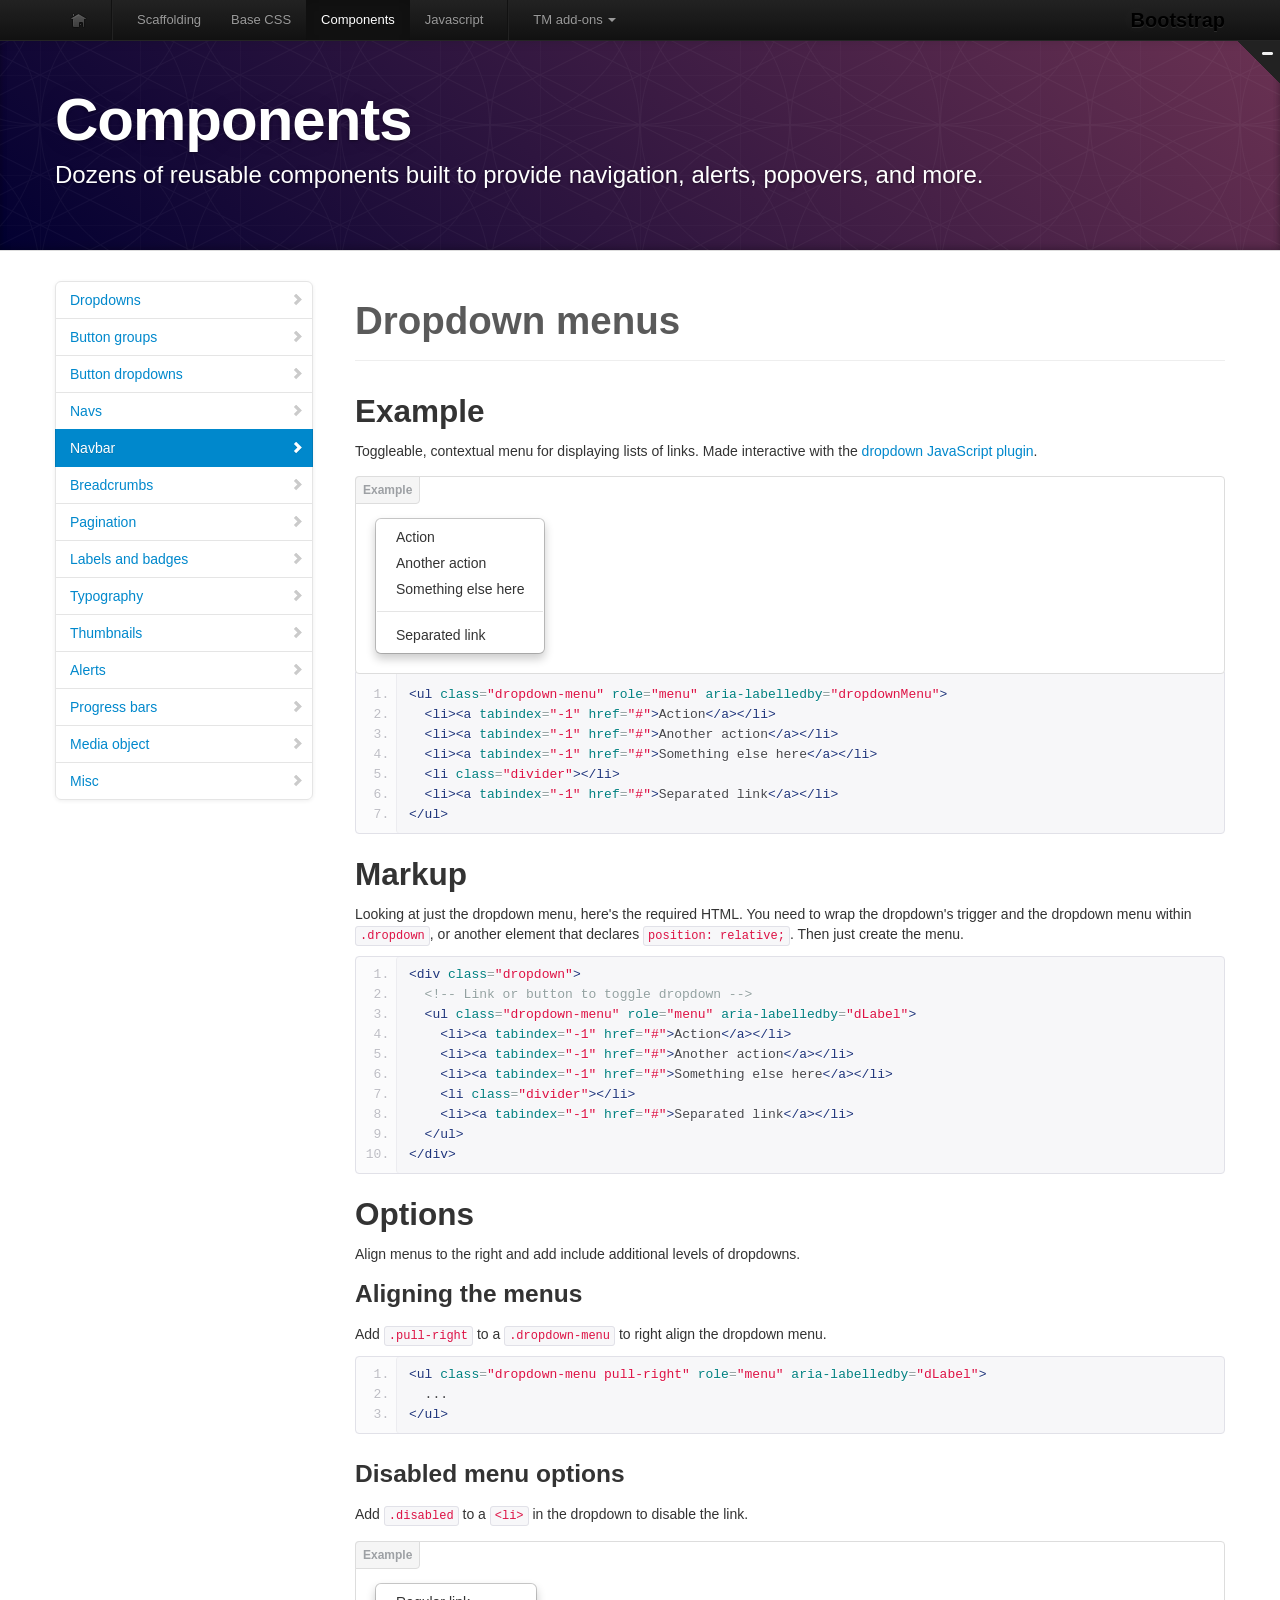
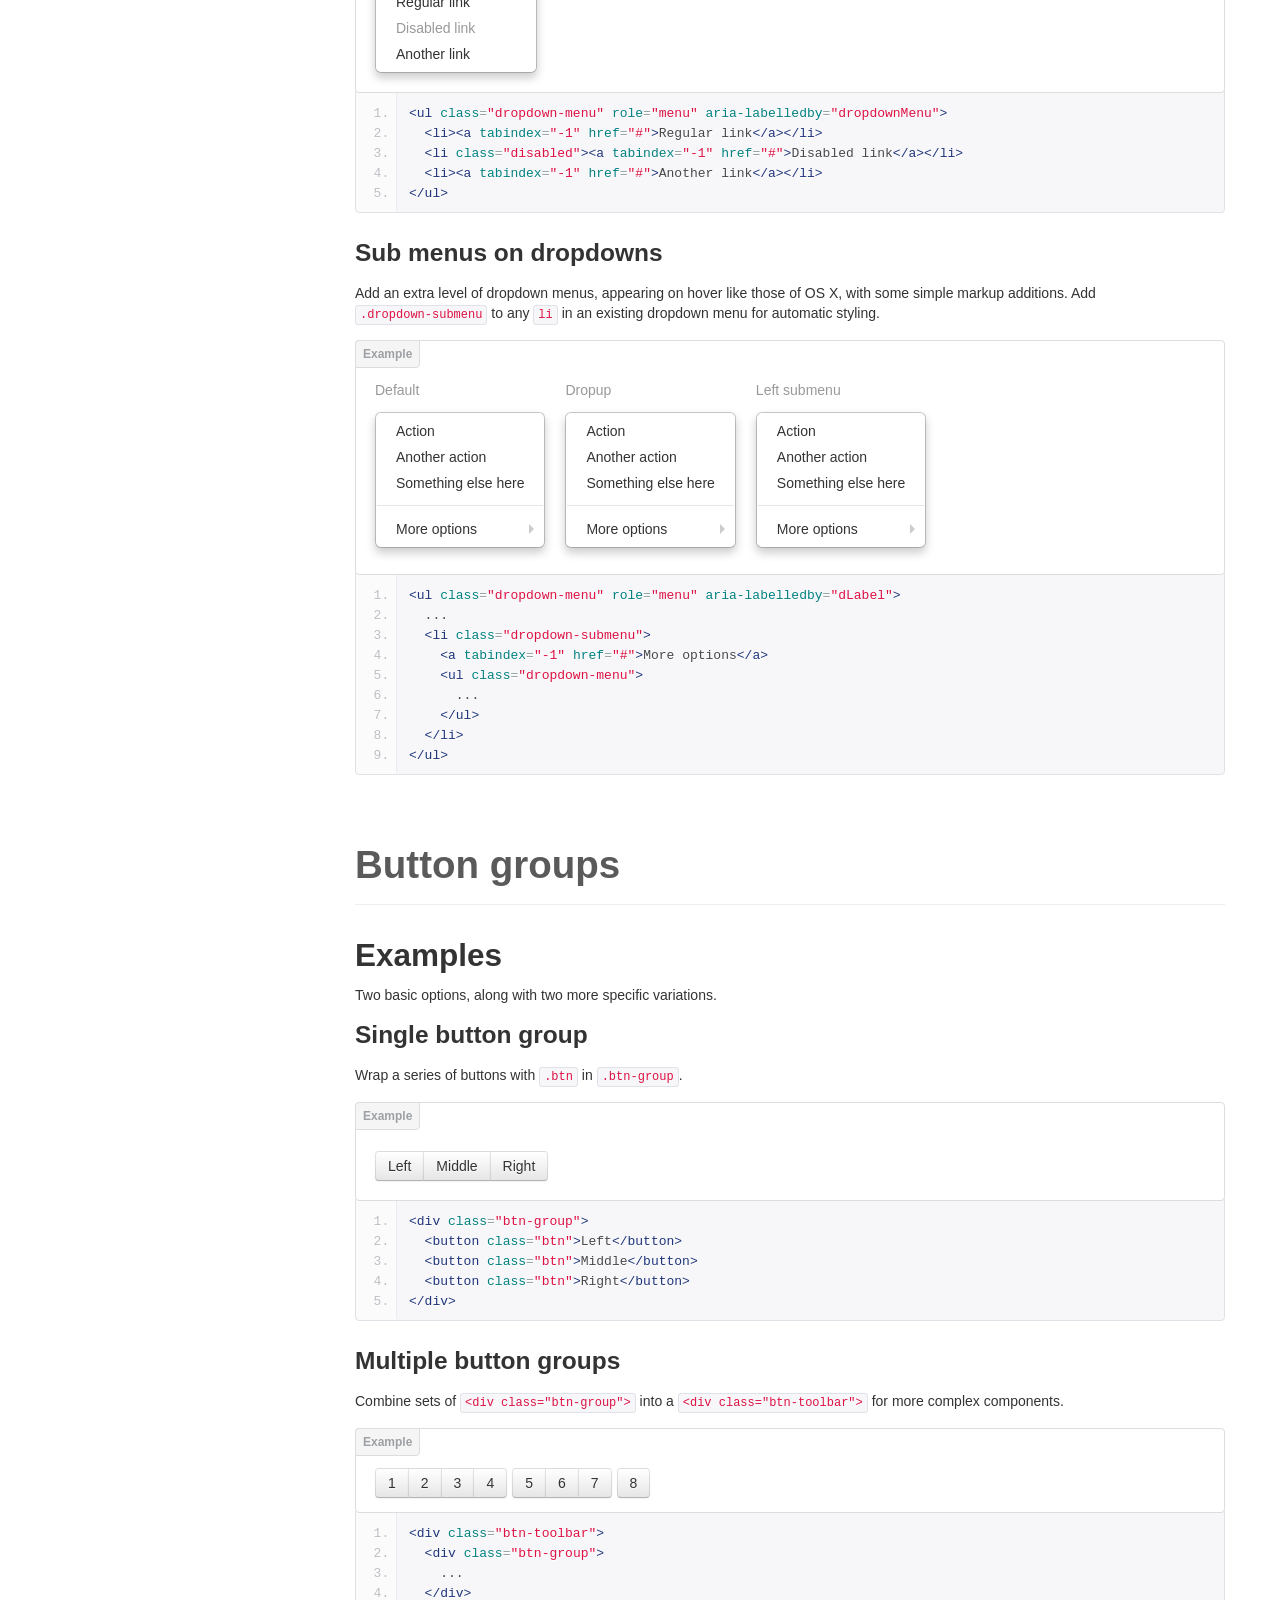
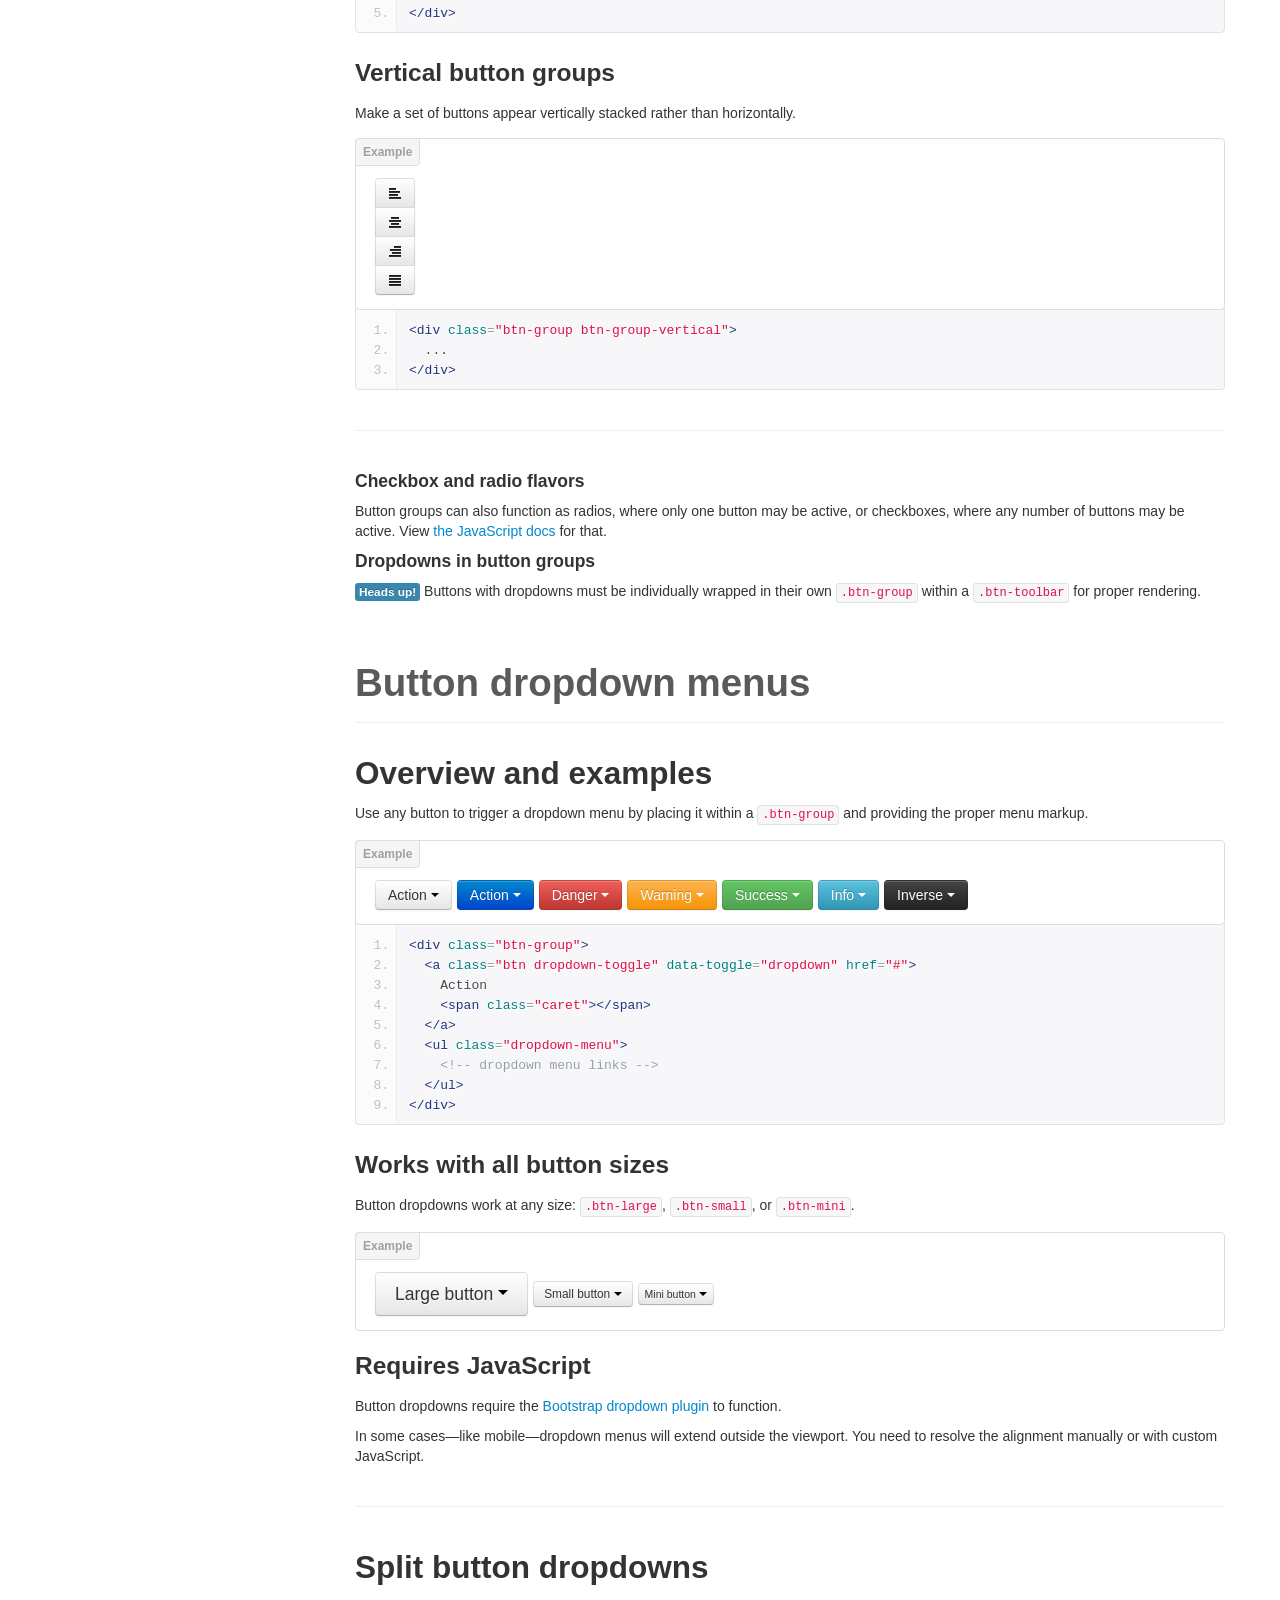
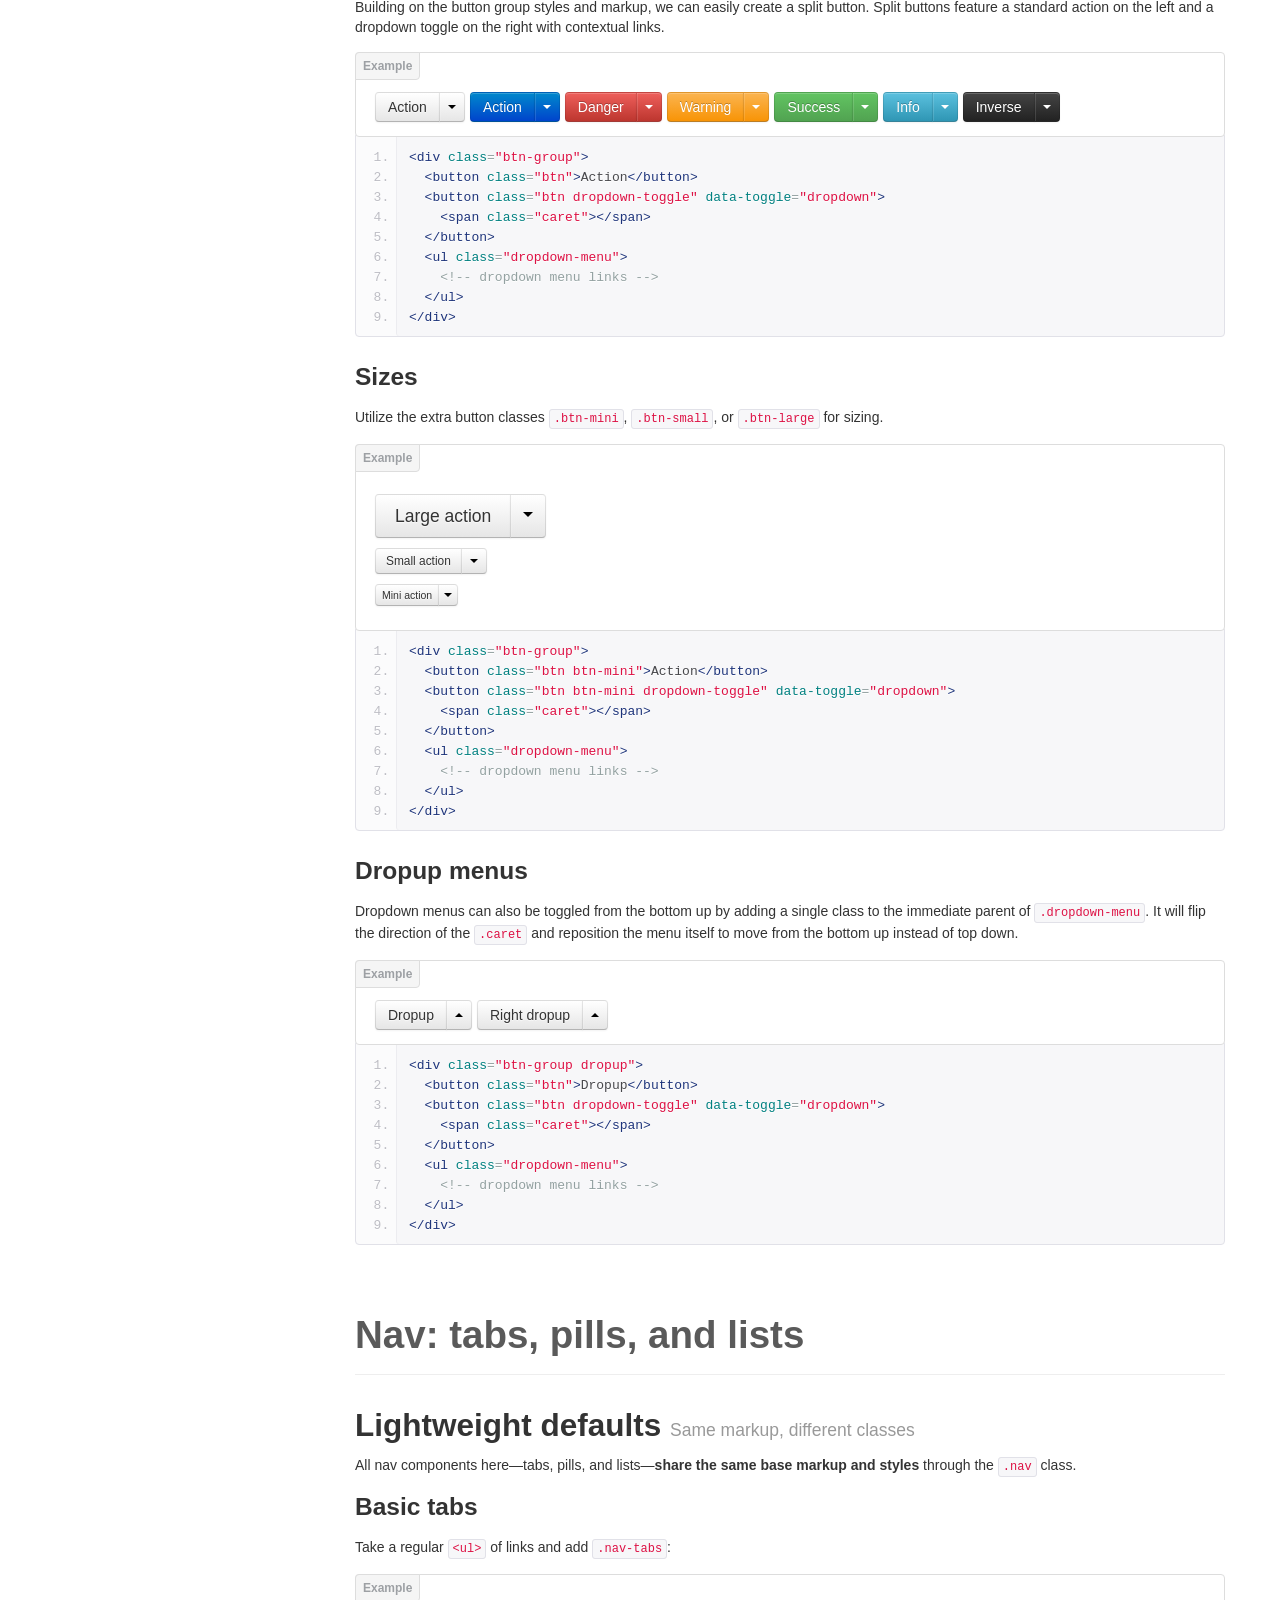
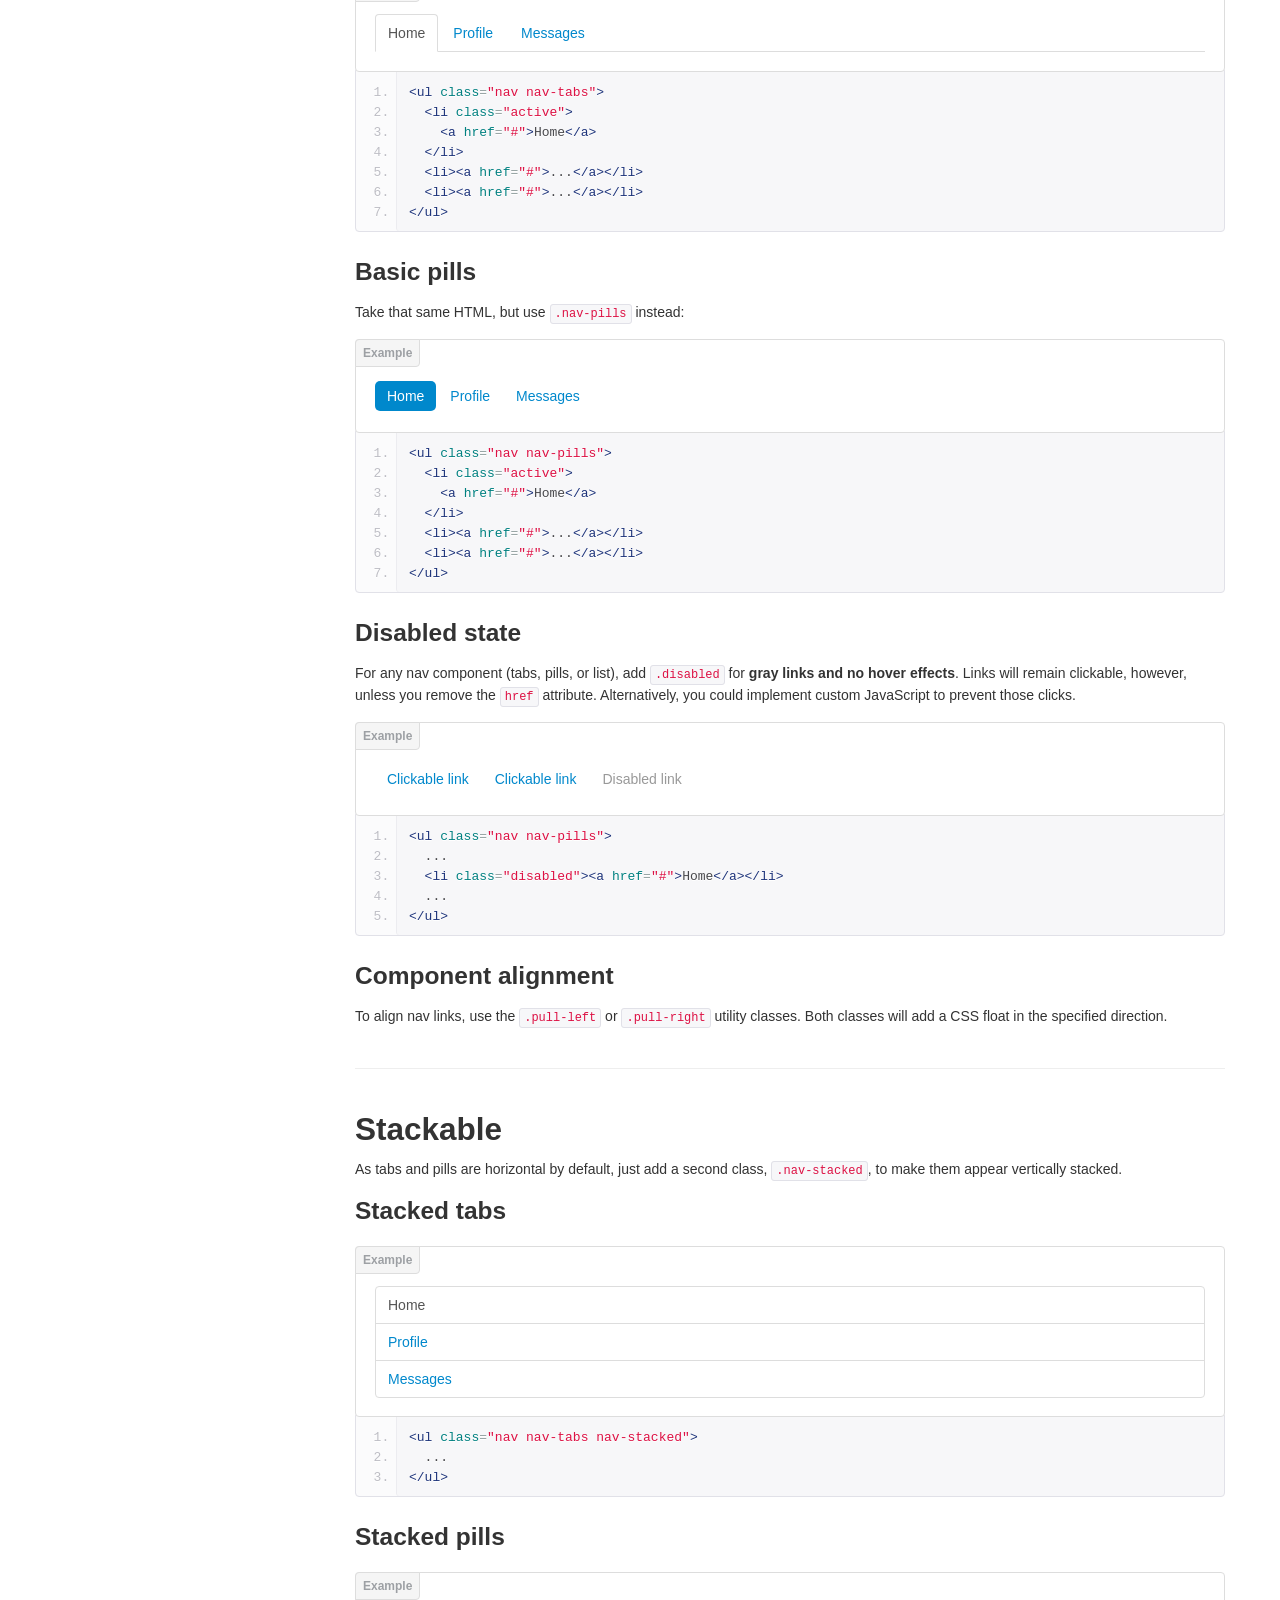
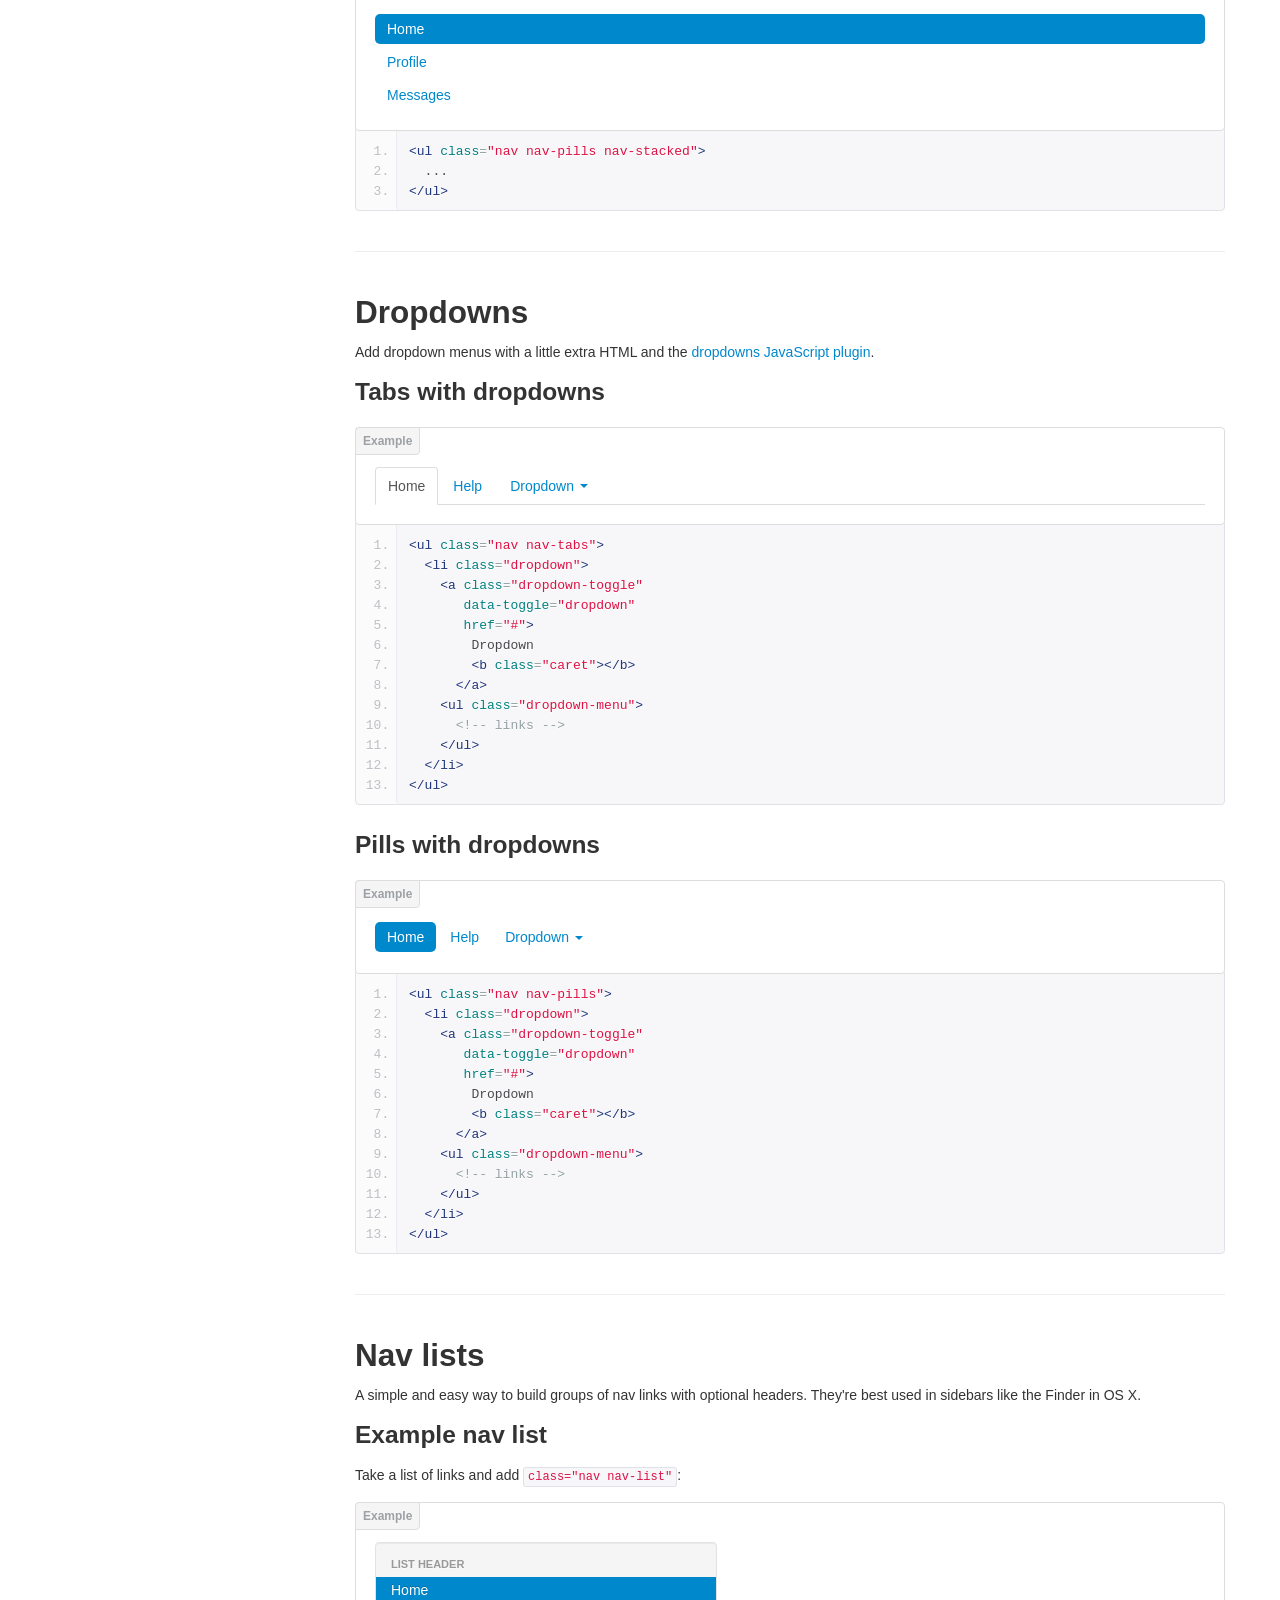
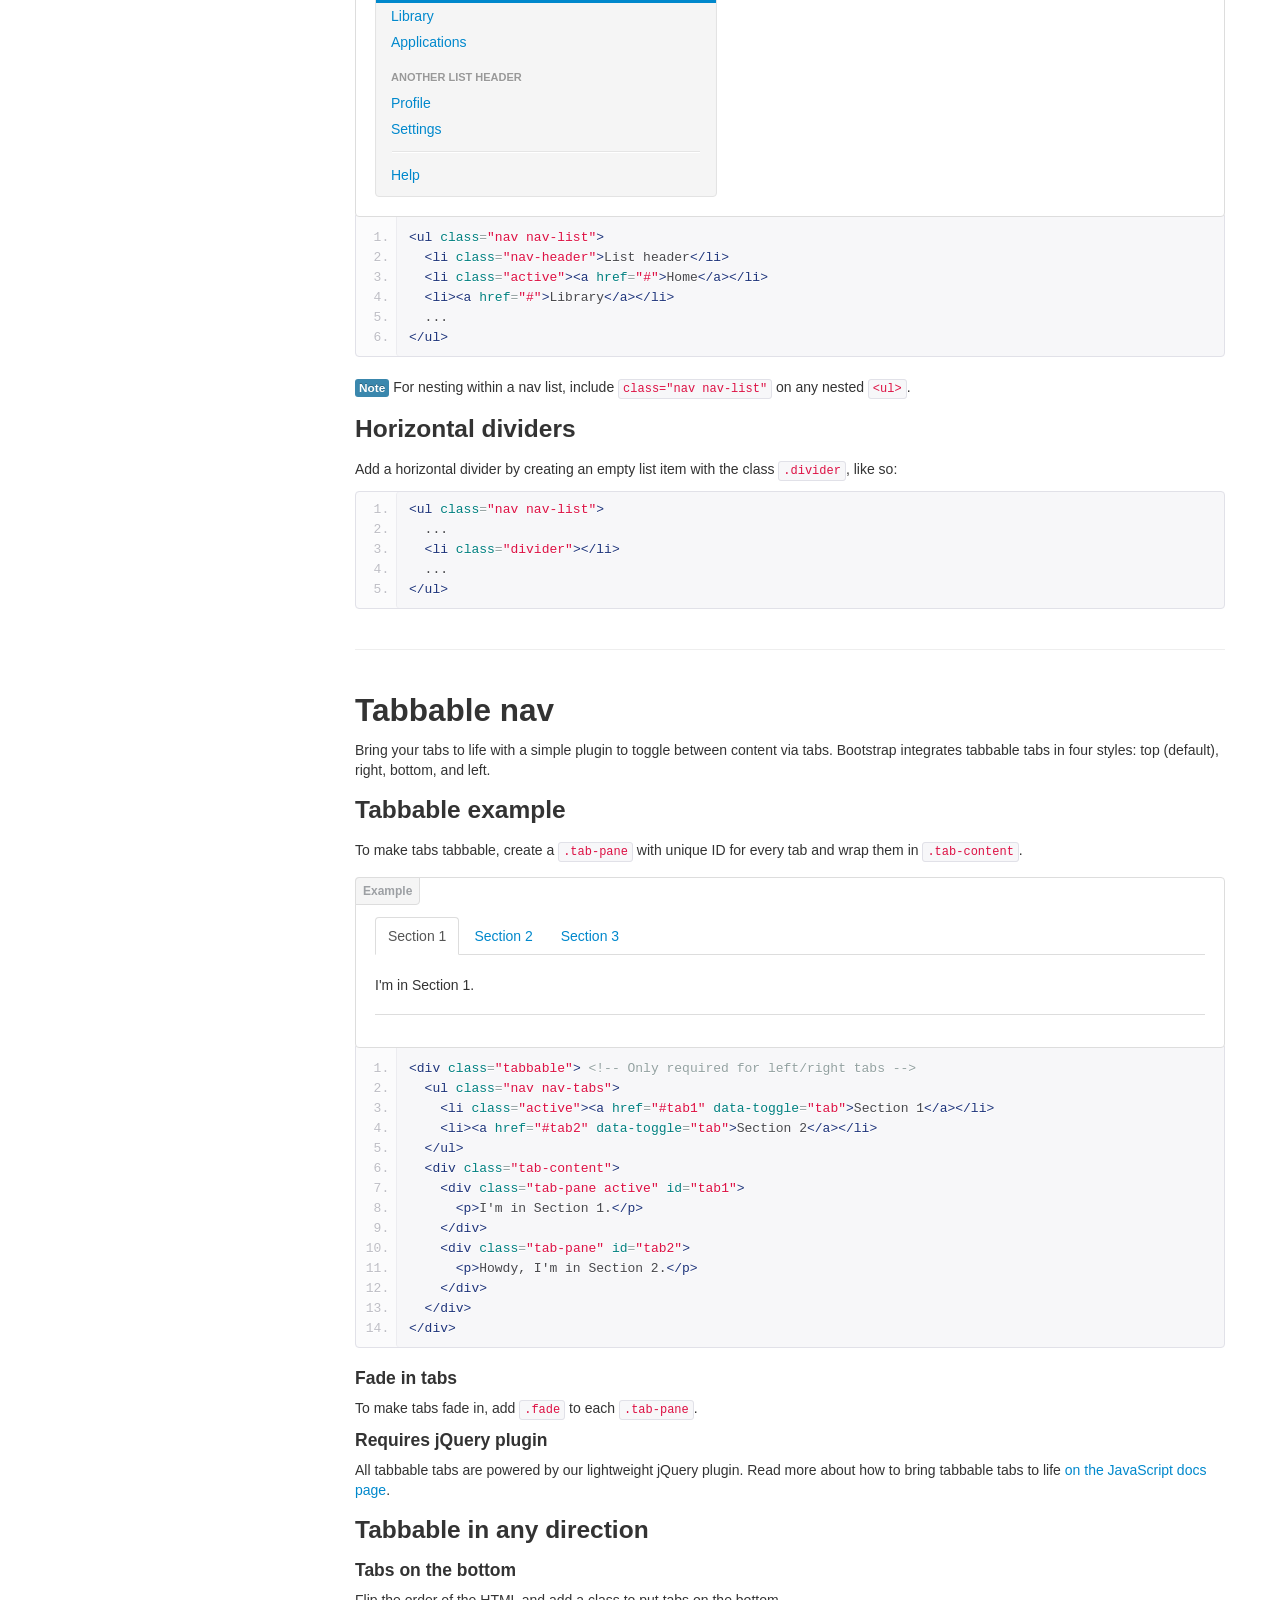
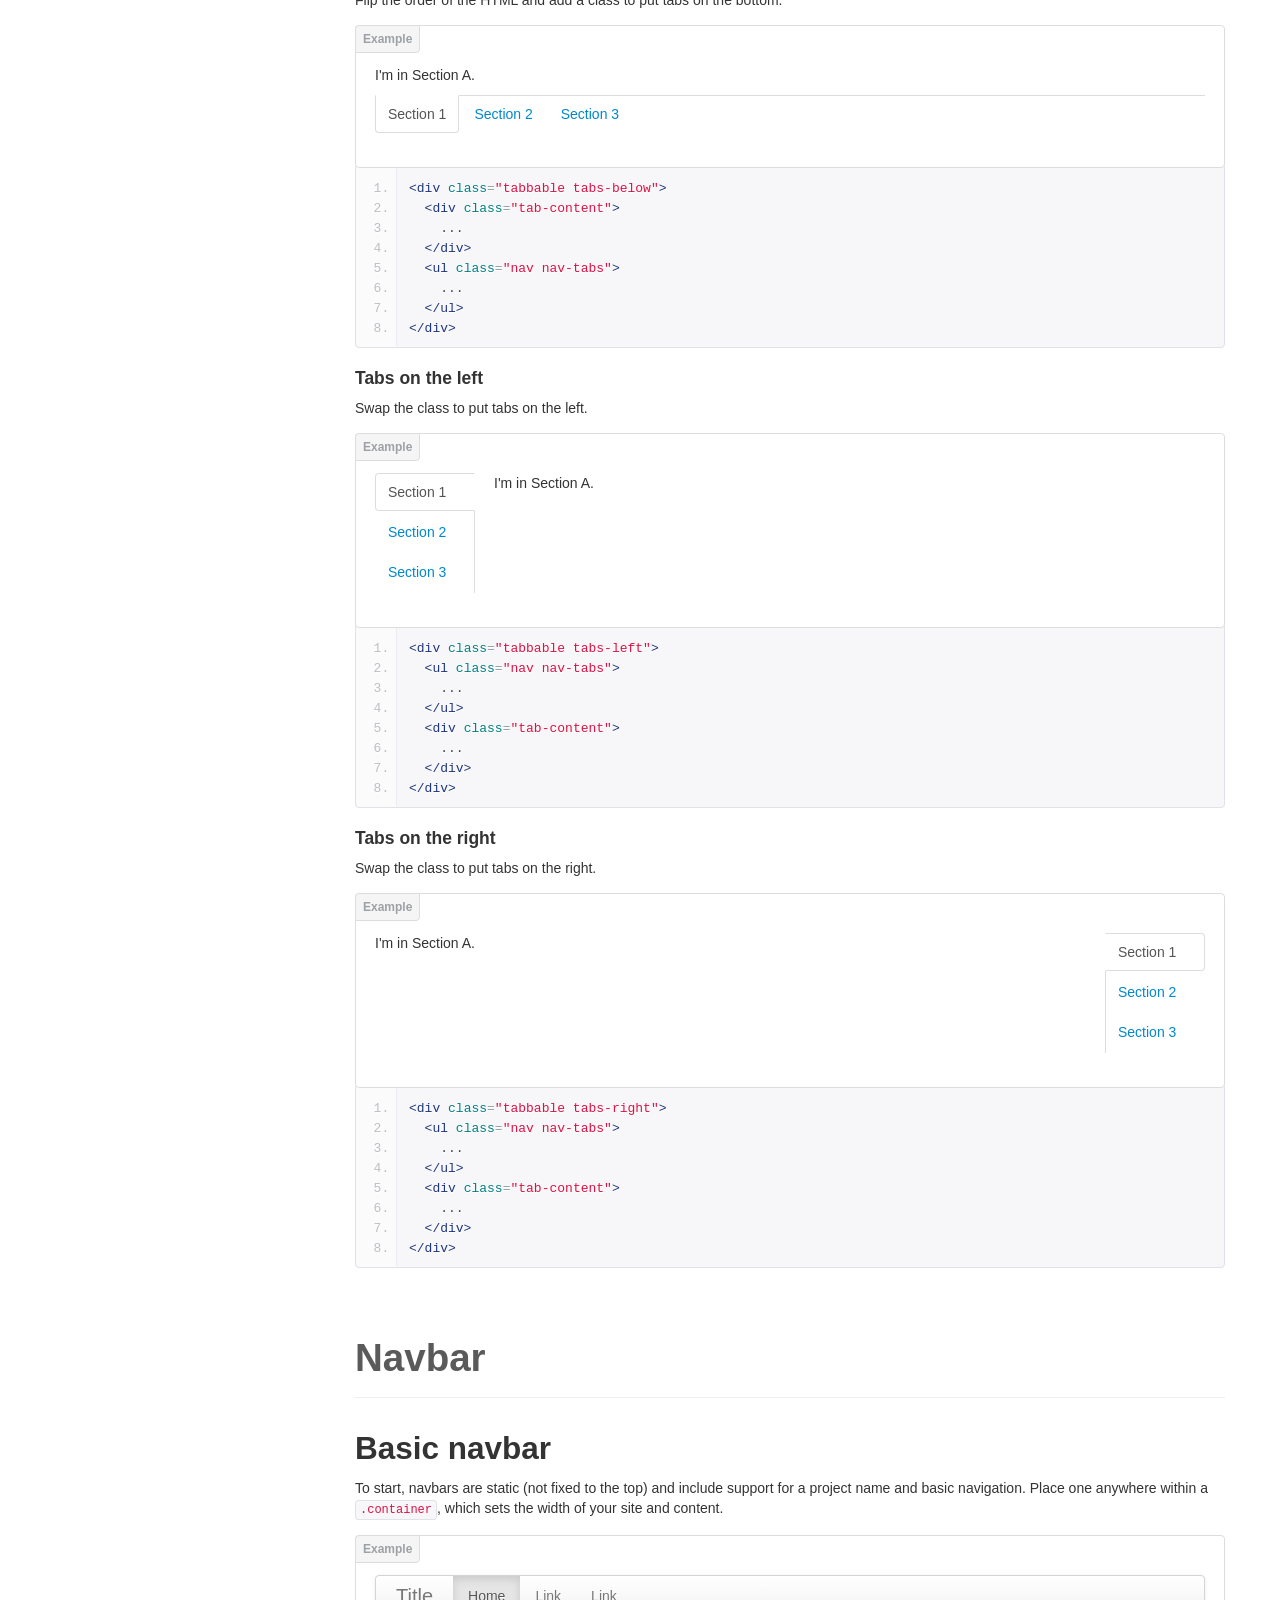
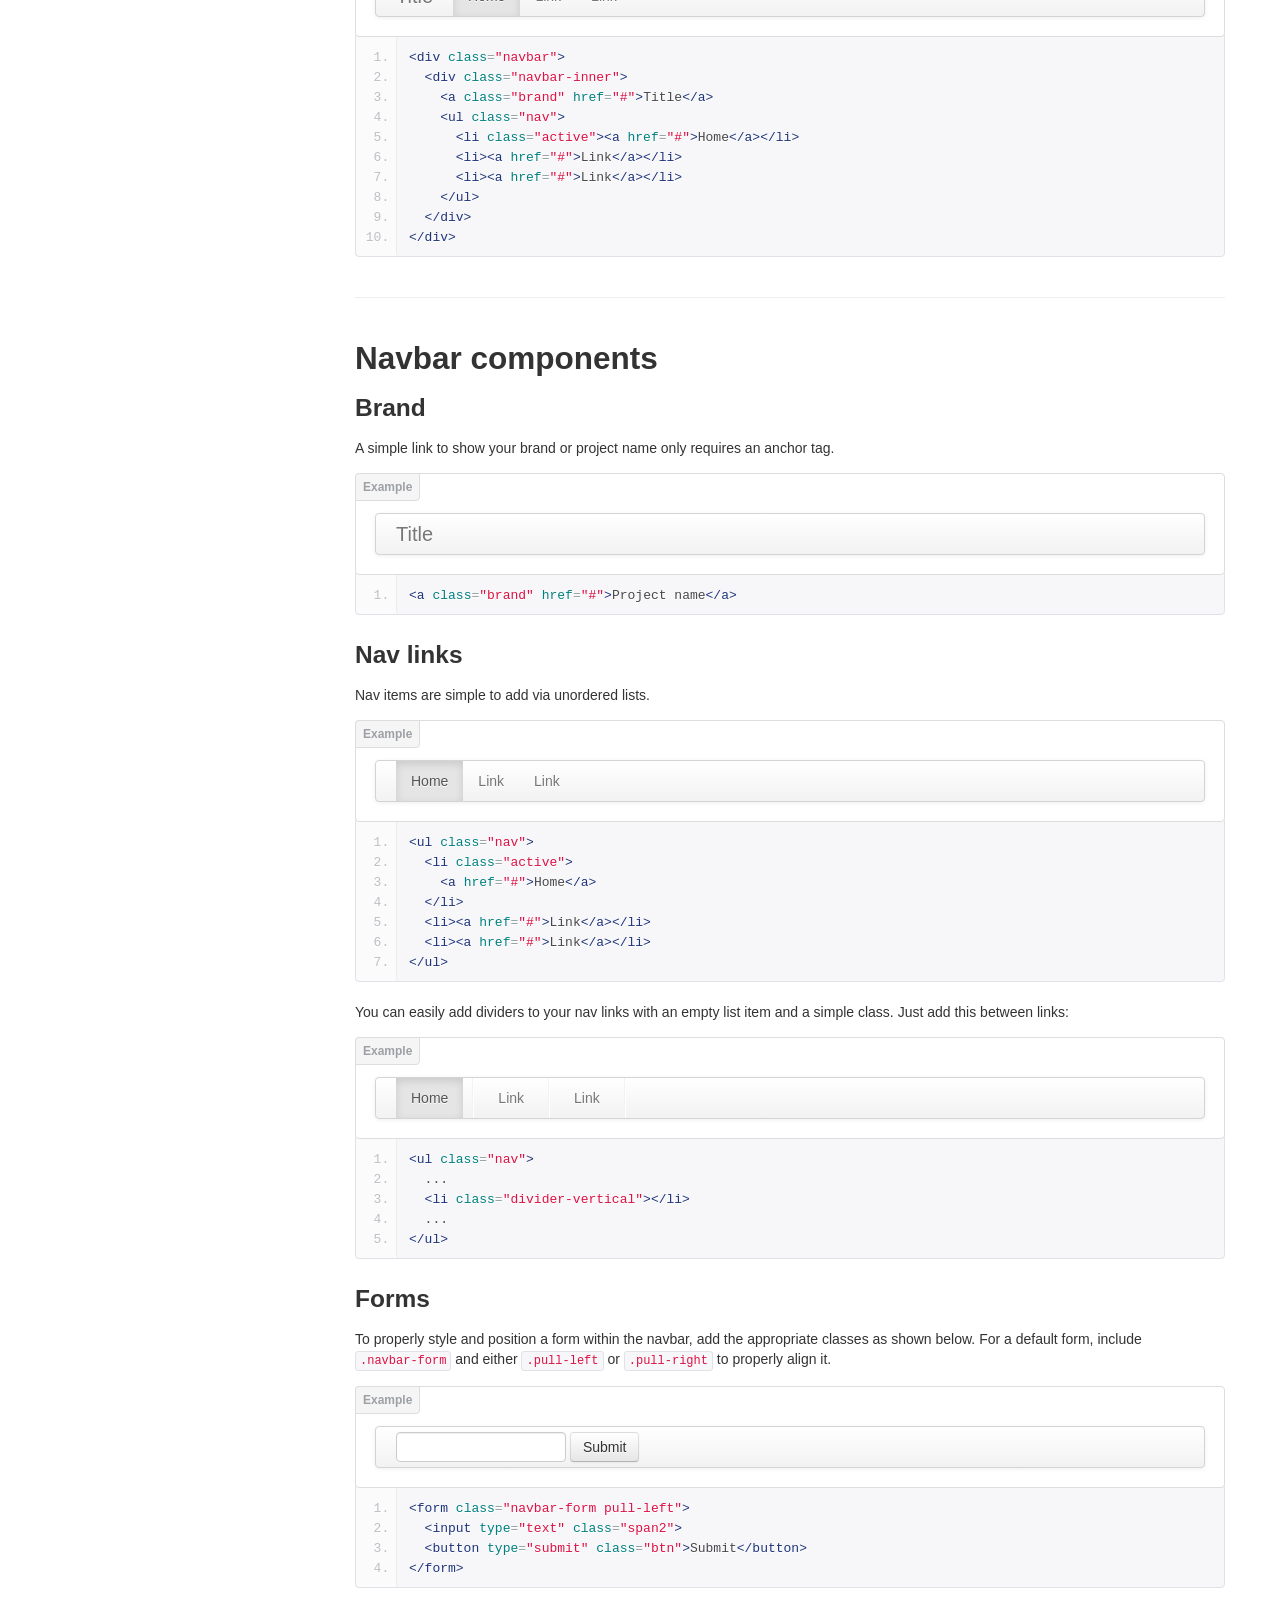
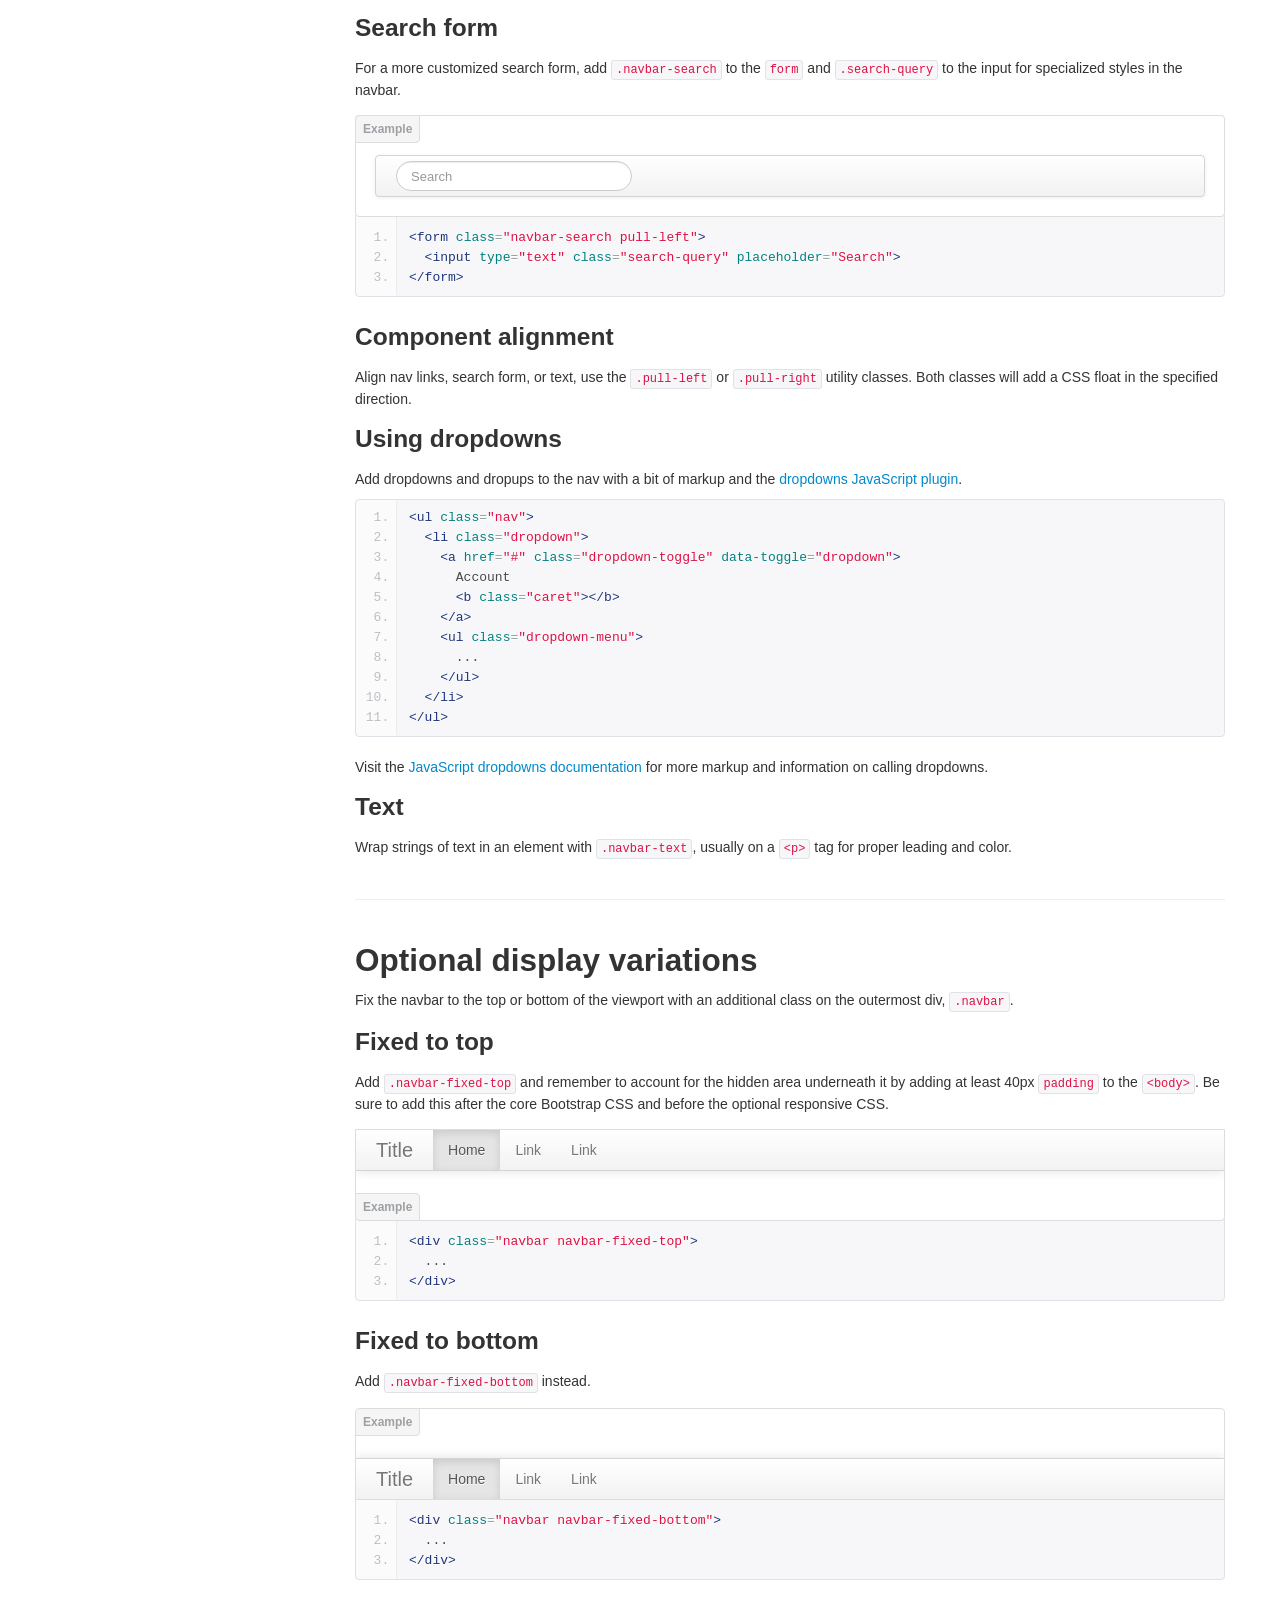
<file: assets/components.html>
<!DOCTYPE html>
<html lang="en">
  <head>
    <meta charset="utf-8">
    <title>Components · Bootstrap</title>
    <meta name="viewport" content="width=device-width, initial-scale=1.0">
    <meta name="description" content="">
    <meta name="author" content="">

    <!-- Le styles -->
    <link href="css/bootstrap.css" rel="stylesheet">
    <link href="css/bootstrap-responsive.css" rel="stylesheet">
    <link href="css/docs.css" rel="stylesheet">
    <link href="css/tm_docs.css" rel="stylesheet">
    <link href="css/prettify.css" rel="stylesheet">

    <!-- Le HTML5 shim, for IE6-8 support of HTML5 elements -->
    <!--[if lt IE 9]>
    <link href="css/ie.css" rel="stylesheet">
      <script src="js/html5shiv.js"></script>
    <![endif]-->
<!-- Le fav and touch icons -->
    <link rel="apple-touch-icon-precomposed" sizes="144x144" href="img/ico/apple-touch-icon-144-precomposed.png">
    <link rel="apple-touch-icon-precomposed" sizes="114x114" href="img/ico/apple-touch-icon-114-precomposed.png">
      <link rel="apple-touch-icon-precomposed" sizes="72x72" href="img/ico/apple-touch-icon-72-precomposed.png">
                    <link rel="apple-touch-icon-precomposed" href="img/ico/apple-touch-icon-57-precomposed.png">
                                   <link rel="shortcut icon" href="img/ico/favicon.png">
  </head>

  <body data-spy="scroll" data-target=".bs-docs-sidebar">

    <!-- Navbar
    ================================================== -->
    <div class="navbar navbar-inverse navbar-fixed-top" id="advanced">
      <span class="trigger"><strong></strong><em></em></span>
      <div class="navbar-inner">
        <div class="container">
          <button type="button" class="btn btn-navbar" data-toggle="collapse" data-target=".nav-collapse">
            <span class="icon-bar"></span>
            <span class="icon-bar"></span>
            <span class="icon-bar"></span>
          </button>
          <a class="brand" href="scaffolding.html">Bootstrap</a>
          <div class="nav-collapse collapse">
            <ul class="nav">
              <li class="home">
                <a href="../index.html"><img src="img/tm/tm_home.png" alt=""></a>
              </li>
              <li class="divider-vertical"></li>
              <li class="">
                <a href="scaffolding.html">Scaffolding</a>
              </li>
              <li class="">
                <a href="base-css.html">Base CSS</a>
              </li>
              <li class="active">
                <a href="components.html">Components</a>
              </li>
              <li class="">
                <a href="javascript.html">Javascript</a>
              </li>
              <li class="divider-vertical"></li>
              <li class="dropdown">
                <a href="#" class="dropdown-toggle" data-toggle="dropdown">TM add-ons <b class="caret"></b></a>
                <ul class="dropdown-menu">
                  <li><a href="../404.html">Pages</a>
                    <ul>  
                      <li><a href="under_construction.html">Under Construction</a></li>
                      <li><a href="intro.html">Intro Page</a></li>
                      <li><a href="../404.html">404 page</a></li>
                    </ul>
                  </li>
                  <li><a href="portfolio.html">Portfolio</a></li>
                  <li><a href="slider.html">Slider</a></li>
                  <li><a href="social_media.html">Social and Media<br> Sharing</a></li>
                  <li><a href="css3.html">CSS3 Tricks</a></li>
                </ul>
              </li>
            </ul>
          </div>
        </div>
      </div>
    </div>

<!-- Subhead
================================================== -->
<header class="jumbotron subhead" id="overview">
  <div class="container">
    <h1>Components</h1>
    <p class="lead">Dozens of reusable components built to provide navigation, alerts, popovers, and more.</p>
  </div>
</header>


  <div class="container">

    <!-- Docs nav
    ================================================== -->
    <div class="row">
      <div class="span3 bs-docs-sidebar">
        <ul class="nav nav-list bs-docs-sidenav">
          <li><a href="#dropdowns"><i class="icon-chevron-right"></i> Dropdowns</a></li>
          <li><a href="#buttonGroups"><i class="icon-chevron-right"></i> Button groups</a></li>
          <li><a href="#buttonDropdowns"><i class="icon-chevron-right"></i> Button dropdowns</a></li>
          <li><a href="#navs"><i class="icon-chevron-right"></i> Navs</a></li>
          <li><a href="#navbar"><i class="icon-chevron-right"></i> Navbar</a></li>
          <li><a href="#breadcrumbs"><i class="icon-chevron-right"></i> Breadcrumbs</a></li>
          <li><a href="#pagination"><i class="icon-chevron-right"></i> Pagination</a></li>
          <li><a href="#labels-badges"><i class="icon-chevron-right"></i> Labels and badges</a></li>
          <li><a href="#typography"><i class="icon-chevron-right"></i> Typography</a></li>
          <li><a href="#thumbnails"><i class="icon-chevron-right"></i> Thumbnails</a></li>
          <li><a href="#alerts"><i class="icon-chevron-right"></i> Alerts</a></li>
          <li><a href="#progress"><i class="icon-chevron-right"></i> Progress bars</a></li>
          <li><a href="#media"><i class="icon-chevron-right"></i> Media object</a></li>
          <li><a href="#misc"><i class="icon-chevron-right"></i> Misc</a></li>
        </ul>
      </div>
      <div class="span9">



        <!-- Dropdowns
        ================================================== -->
        <section id="dropdowns">
          <div class="page-header">
            <h1>Dropdown menus</h1>
          </div>

          <h2>Example</h2>
          <p>Toggleable, contextual menu for displaying lists of links. Made interactive with the <a href="./javascript.html#dropdowns">dropdown JavaScript plugin</a>.</p>
          <div class="bs-docs-example">
            <div class="dropdown clearfix">
              <ul class="dropdown-menu" role="menu" aria-labelledby="dropdownMenu" style="display: block; position: static; margin-bottom: 5px; *width: 180px;">
                <li><a tabindex="-1" href="#">Action</a></li>
                <li><a tabindex="-1" href="#">Another action</a></li>
                <li><a tabindex="-1" href="#">Something else here</a></li>
                <li class="divider"></li>
                <li><a tabindex="-1" href="#">Separated link</a></li>
              </ul>
            </div>
          </div>
<pre class="prettyprint linenums">
&lt;ul class="dropdown-menu" role="menu" aria-labelledby="dropdownMenu"&gt;
  &lt;li&gt;&lt;a tabindex="-1" href="#"&gt;Action&lt;/a&gt;&lt;/li&gt;
  &lt;li&gt;&lt;a tabindex="-1" href="#"&gt;Another action&lt;/a&gt;&lt;/li&gt;
  &lt;li&gt;&lt;a tabindex="-1" href="#"&gt;Something else here&lt;/a&gt;&lt;/li&gt;
  &lt;li class="divider"&gt;&lt;/li&gt;
  &lt;li&gt;&lt;a tabindex="-1" href="#"&gt;Separated link&lt;/a&gt;&lt;/li&gt;
&lt;/ul&gt;
</pre>

          <h2>Markup</h2>
          <p>Looking at just the dropdown menu, here's the required HTML. You need to wrap the dropdown's trigger and the dropdown menu within <code>.dropdown</code>, or another element that declares <code>position: relative;</code>. Then just create the menu.</p>

<pre class="prettyprint linenums">
&lt;div class="dropdown"&gt;
  &lt;!-- Link or button to toggle dropdown --&gt;
  &lt;ul class="dropdown-menu" role="menu" aria-labelledby="dLabel"&gt;
    &lt;li&gt;&lt;a tabindex="-1" href="#"&gt;Action&lt;/a&gt;&lt;/li&gt;
    &lt;li&gt;&lt;a tabindex="-1" href="#"&gt;Another action&lt;/a&gt;&lt;/li&gt;
    &lt;li&gt;&lt;a tabindex="-1" href="#"&gt;Something else here&lt;/a&gt;&lt;/li&gt;
    &lt;li class="divider"&gt;&lt;/li&gt;
    &lt;li&gt;&lt;a tabindex="-1" href="#"&gt;Separated link&lt;/a&gt;&lt;/li&gt;
  &lt;/ul&gt;
&lt;/div&gt;
</pre>

          <h2>Options</h2>
          <p>Align menus to the right and add include additional levels of dropdowns.</p>

          <h3>Aligning the menus</h3>
          <p>Add <code>.pull-right</code> to a <code>.dropdown-menu</code> to right align the dropdown menu.</p>
<pre class="prettyprint linenums">
&lt;ul class="dropdown-menu pull-right" role="menu" aria-labelledby="dLabel"&gt;
  ...
&lt;/ul&gt;
</pre>

          <h3>Disabled menu options</h3>
          <p>Add <code>.disabled</code> to a <code>&lt;li&gt;</code> in the dropdown to disable the link.</p>
          <div class="bs-docs-example">
            <div class="dropdown clearfix">
              <ul class="dropdown-menu" role="menu" aria-labelledby="dropdownMenu" style="display: block; position: static; margin-bottom: 5px; *width: 180px;">
                <li><a tabindex="-1" href="#">Regular link</a></li>
                <li class="disabled"><a tabindex="-1" href="#">Disabled link</a></li>
                <li><a tabindex="-1" href="#">Another link</a></li>
              </ul>
            </div>
          </div>
<pre class="prettyprint linenums">
&lt;ul class="dropdown-menu" role="menu" aria-labelledby="dropdownMenu"&gt;
  &lt;li&gt;&lt;a tabindex="-1" href="#"&gt;Regular link&lt;/a&gt;&lt;/li&gt;
  &lt;li class="disabled"&gt;&lt;a tabindex="-1" href="#"&gt;Disabled link&lt;/a&gt;&lt;/li&gt;
  &lt;li&gt;&lt;a tabindex="-1" href="#"&gt;Another link&lt;/a&gt;&lt;/li&gt;
&lt;/ul&gt;
</pre>

          <h3>Sub menus on dropdowns</h3>
          <p>Add an extra level of dropdown menus, appearing on hover like those of OS X, with some simple markup additions. Add <code>.dropdown-submenu</code> to any <code>li</code> in an existing dropdown menu for automatic styling.</p>
          <div class="bs-docs-example bs-docs-example-submenus">

            <div class="pull-left">
              <p class="muted">Default</p>
              <div class="dropdown clearfix">
                <ul class="dropdown-menu" role="menu" aria-labelledby="dropdownMenu">
                  <li><a tabindex="-1" href="#">Action</a></li>
                  <li><a tabindex="-1" href="#">Another action</a></li>
                  <li><a tabindex="-1" href="#">Something else here</a></li>
                  <li class="divider"></li>
                  <li class="dropdown-submenu">
                    <a tabindex="-1" href="#">More options</a>
                    <ul class="dropdown-menu">
                      <li><a tabindex="-1" href="#">Second level link</a></li>
                      <li><a tabindex="-1" href="#">Second level link</a></li>
                      <li><a tabindex="-1" href="#">Second level link</a></li>
                      <li><a tabindex="-1" href="#">Second level link</a></li>
                      <li><a tabindex="-1" href="#">Second level link</a></li>
                    </ul>
                  </li>
                </ul>
              </div>
            </div>

            <div class="pull-left">
              <p class="muted">Dropup</p>
              <div class="dropup">
                <ul class="dropdown-menu" role="menu" aria-labelledby="dropdownMenu">
                  <li><a tabindex="-1" href="#">Action</a></li>
                  <li><a tabindex="-1" href="#">Another action</a></li>
                  <li><a tabindex="-1" href="#">Something else here</a></li>
                  <li class="divider"></li>
                  <li class="dropdown-submenu">
                    <a tabindex="-1" href="#">More options</a>
                    <ul class="dropdown-menu">
                      <li><a tabindex="-1" href="#">Second level link</a></li>
                      <li><a tabindex="-1" href="#">Second level link</a></li>
                      <li><a tabindex="-1" href="#">Second level link</a></li>
                      <li><a tabindex="-1" href="#">Second level link</a></li>
                      <li><a tabindex="-1" href="#">Second level link</a></li>
                    </ul>
                  </li>
                </ul>
              </div>
            </div>

            <div class="pull-left">
              <p class="muted">Left submenu</p>
              <div class="dropdown">
                <ul class="dropdown-menu" role="menu" aria-labelledby="dropdownMenu">
                  <li><a tabindex="-1" href="#">Action</a></li>
                  <li><a tabindex="-1" href="#">Another action</a></li>
                  <li><a tabindex="-1" href="#">Something else here</a></li>
                  <li class="divider"></li>
                  <li class="dropdown-submenu pull-left">
                    <a tabindex="-1" href="#">More options</a>
                    <ul class="dropdown-menu">
                      <li><a tabindex="-1" href="#">Second level link</a></li>
                      <li><a tabindex="-1" href="#">Second level link</a></li>
                      <li><a tabindex="-1" href="#">Second level link</a></li>
                      <li><a tabindex="-1" href="#">Second level link</a></li>
                      <li><a tabindex="-1" href="#">Second level link</a></li>
                    </ul>
                  </li>
                </ul>
              </div>
            </div>

          </div>
<pre class="prettyprint linenums">
&lt;ul class="dropdown-menu" role="menu" aria-labelledby="dLabel"&gt;
  ...
  &lt;li class="dropdown-submenu"&gt;
    &lt;a tabindex="-1" href="#"&gt;More options&lt;/a&gt;
    &lt;ul class="dropdown-menu"&gt;
      ...
    &lt;/ul&gt;
  &lt;/li&gt;
&lt;/ul&gt;
</pre>

        </section>




        <!-- Button Groups
        ================================================== -->
        <section id="buttonGroups">
          <div class="page-header">
            <h1>Button groups</h1>
          </div>

          <h2>Examples</h2>
          <p>Two basic options, along with two more specific variations.</p>

          <h3>Single button group</h3>
          <p>Wrap a series of buttons with <code>.btn</code> in <code>.btn-group</code>.</p>
          <div class="bs-docs-example">
            <div class="btn-group" style="margin: 9px 0 5px;">
              <button class="btn">Left</button>
              <button class="btn">Middle</button>
              <button class="btn">Right</button>
            </div>
          </div>
<pre class="prettyprint linenums">
&lt;div class="btn-group"&gt;
  &lt;button class="btn"&gt;Left&lt;/button&gt;
  &lt;button class="btn"&gt;Middle&lt;/button&gt;
  &lt;button class="btn"&gt;Right&lt;/button&gt;
&lt;/div&gt;
</pre>

          <h3>Multiple button groups</h3>
          <p>Combine sets of <code>&lt;div class="btn-group"&gt;</code> into a <code>&lt;div class="btn-toolbar"&gt;</code> for more complex components.</p>
          <div class="bs-docs-example">
            <div class="btn-toolbar" style="margin: 0;">
              <div class="btn-group">
                <button class="btn">1</button>
                <button class="btn">2</button>
                <button class="btn">3</button>
                <button class="btn">4</button>
              </div>
              <div class="btn-group">
                <button class="btn">5</button>
                <button class="btn">6</button>
                <button class="btn">7</button>
              </div>
              <div class="btn-group">
                <button class="btn">8</button>
              </div>
            </div>
          </div>
<pre class="prettyprint linenums">
&lt;div class="btn-toolbar"&gt;
  &lt;div class="btn-group"&gt;
    ...
  &lt;/div&gt;
&lt;/div&gt;
</pre>

          <h3>Vertical button groups</h3>
          <p>Make a set of buttons appear vertically stacked rather than horizontally.</p>
          <div class="bs-docs-example">
            <div class="btn-group btn-group-vertical">
              <button type="button" class="btn"><i class="icon-align-left"></i></button>
              <button type="button" class="btn"><i class="icon-align-center"></i></button>
              <button type="button" class="btn"><i class="icon-align-right"></i></button>
              <button type="button" class="btn"><i class="icon-align-justify"></i></button>
            </div>
          </div>
<pre class="prettyprint linenums">
&lt;div class="btn-group btn-group-vertical"&gt;
  ...
&lt;/div&gt;
</pre>


          <hr class="bs-docs-separator">


          <h4>Checkbox and radio flavors</h4>
          <p>Button groups can also function as radios, where only one button may be active, or checkboxes, where any number of buttons may be active. View <a href="./javascript.html#buttons">the JavaScript docs</a> for that.</p>

          <h4>Dropdowns in button groups</h4>
          <p><span class="label label-info">Heads up!</span> Buttons with dropdowns must be individually wrapped in their own <code>.btn-group</code> within a <code>.btn-toolbar</code> for proper rendering.</p>
        </section>



        <!-- Split button dropdowns
        ================================================== -->
        <section id="buttonDropdowns">
          <div class="page-header">
            <h1>Button dropdown menus</h1>
          </div>


          <h2>Overview and examples</h2>
          <p>Use any button to trigger a dropdown menu by placing it within a <code>.btn-group</code> and providing the proper menu markup.</p>
          <div class="bs-docs-example">
            <div class="btn-toolbar" style="margin: 0;">
              <div class="btn-group">
                <button class="btn dropdown-toggle" data-toggle="dropdown">Action <span class="caret"></span></button>
                <ul class="dropdown-menu">
                  <li><a href="#">Action</a></li>
                  <li><a href="#">Another action</a></li>
                  <li><a href="#">Something else here</a></li>
                  <li class="divider"></li>
                  <li><a href="#">Separated link</a></li>
                </ul>
              </div><!-- /btn-group -->
              <div class="btn-group">
                <button class="btn btn-primary dropdown-toggle" data-toggle="dropdown">Action <span class="caret"></span></button>
                <ul class="dropdown-menu">
                  <li><a href="#">Action</a></li>
                  <li><a href="#">Another action</a></li>
                  <li><a href="#">Something else here</a></li>
                  <li class="divider"></li>
                  <li><a href="#">Separated link</a></li>
                </ul>
              </div><!-- /btn-group -->
              <div class="btn-group">
                <button class="btn btn-danger dropdown-toggle" data-toggle="dropdown">Danger <span class="caret"></span></button>
                <ul class="dropdown-menu">
                  <li><a href="#">Action</a></li>
                  <li><a href="#">Another action</a></li>
                  <li><a href="#">Something else here</a></li>
                  <li class="divider"></li>
                  <li><a href="#">Separated link</a></li>
                </ul>
              </div><!-- /btn-group -->
              <div class="btn-group">
                <button class="btn btn-warning dropdown-toggle" data-toggle="dropdown">Warning <span class="caret"></span></button>
                <ul class="dropdown-menu">
                  <li><a href="#">Action</a></li>
                  <li><a href="#">Another action</a></li>
                  <li><a href="#">Something else here</a></li>
                  <li class="divider"></li>
                  <li><a href="#">Separated link</a></li>
                </ul>
              </div><!-- /btn-group -->
              <div class="btn-group">
                <button class="btn btn-success dropdown-toggle" data-toggle="dropdown">Success <span class="caret"></span></button>
                <ul class="dropdown-menu">
                  <li><a href="#">Action</a></li>
                  <li><a href="#">Another action</a></li>
                  <li><a href="#">Something else here</a></li>
                  <li class="divider"></li>
                  <li><a href="#">Separated link</a></li>
                </ul>
              </div><!-- /btn-group -->
              <div class="btn-group">
                <button class="btn btn-info dropdown-toggle" data-toggle="dropdown">Info <span class="caret"></span></button>
                <ul class="dropdown-menu">
                  <li><a href="#">Action</a></li>
                  <li><a href="#">Another action</a></li>
                  <li><a href="#">Something else here</a></li>
                  <li class="divider"></li>
                  <li><a href="#">Separated link</a></li>
                </ul>
              </div><!-- /btn-group -->
              <div class="btn-group">
                <button class="btn btn-inverse dropdown-toggle" data-toggle="dropdown">Inverse <span class="caret"></span></button>
                <ul class="dropdown-menu">
                  <li><a href="#">Action</a></li>
                  <li><a href="#">Another action</a></li>
                  <li><a href="#">Something else here</a></li>
                  <li class="divider"></li>
                  <li><a href="#">Separated link</a></li>
                </ul>
              </div><!-- /btn-group -->
            </div><!-- /btn-toolbar -->
          </div>
<pre class="prettyprint linenums">
&lt;div class="btn-group"&gt;
  &lt;a class="btn dropdown-toggle" data-toggle="dropdown" href="#"&gt;
    Action
    &lt;span class="caret"&gt;&lt;/span&gt;
  &lt;/a&gt;
  &lt;ul class="dropdown-menu"&gt;
    &lt;!-- dropdown menu links --&gt;
  &lt;/ul&gt;
&lt;/div&gt;
</pre>

          <h3>Works with all button sizes</h3>
          <p>Button dropdowns work at any size:  <code>.btn-large</code>, <code>.btn-small</code>, or <code>.btn-mini</code>.</p>
          <div class="bs-docs-example">
            <div class="btn-toolbar" style="margin: 0;">
              <div class="btn-group">
                <button class="btn btn-large dropdown-toggle" data-toggle="dropdown">Large button <span class="caret"></span></button>
                <ul class="dropdown-menu">
                  <li><a href="#">Action</a></li>
                  <li><a href="#">Another action</a></li>
                  <li><a href="#">Something else here</a></li>
                  <li class="divider"></li>
                  <li><a href="#">Separated link</a></li>
                </ul>
              </div><!-- /btn-group -->
              <div class="btn-group">
                <button class="btn btn-small dropdown-toggle" data-toggle="dropdown">Small button <span class="caret"></span></button>
                <ul class="dropdown-menu">
                  <li><a href="#">Action</a></li>
                  <li><a href="#">Another action</a></li>
                  <li><a href="#">Something else here</a></li>
                  <li class="divider"></li>
                  <li><a href="#">Separated link</a></li>
                </ul>
              </div><!-- /btn-group -->
              <div class="btn-group">
                <button class="btn btn-mini dropdown-toggle" data-toggle="dropdown">Mini button <span class="caret"></span></button>
                <ul class="dropdown-menu">
                  <li><a href="#">Action</a></li>
                  <li><a href="#">Another action</a></li>
                  <li><a href="#">Something else here</a></li>
                  <li class="divider"></li>
                  <li><a href="#">Separated link</a></li>
                </ul>
              </div><!-- /btn-group -->
            </div><!-- /btn-toolbar -->
          </div>

          <h3>Requires JavaScript</h3>
          <p>Button dropdowns require the <a href="./javascript.html#dropdowns">Bootstrap dropdown plugin</a> to function.</p>
          <p>In some cases&mdash;like mobile&mdash;dropdown menus will extend outside the viewport. You need to resolve the alignment manually or with custom JavaScript.</p>


          <hr class="bs-docs-separator">


          <h2>Split button dropdowns</h2>
          <p>Building on the button group styles and markup, we can easily create a split button. Split buttons feature a standard action on the left and a dropdown toggle on the right with contextual links.</p>
          <div class="bs-docs-example">
            <div class="btn-toolbar" style="margin: 0;">
              <div class="btn-group">
                <button class="btn">Action</button>
                <button class="btn dropdown-toggle" data-toggle="dropdown"><span class="caret"></span></button>
                <ul class="dropdown-menu">
                  <li><a href="#">Action</a></li>
                  <li><a href="#">Another action</a></li>
                  <li><a href="#">Something else here</a></li>
                  <li class="divider"></li>
                  <li><a href="#">Separated link</a></li>
                </ul>
              </div><!-- /btn-group -->
              <div class="btn-group">
                <button class="btn btn-primary">Action</button>
                <button class="btn btn-primary dropdown-toggle" data-toggle="dropdown"><span class="caret"></span></button>
                <ul class="dropdown-menu">
                  <li><a href="#">Action</a></li>
                  <li><a href="#">Another action</a></li>
                  <li><a href="#">Something else here</a></li>
                  <li class="divider"></li>
                  <li><a href="#">Separated link</a></li>
                </ul>
              </div><!-- /btn-group -->
              <div class="btn-group">
                <button class="btn btn-danger">Danger</button>
                <button class="btn btn-danger dropdown-toggle" data-toggle="dropdown"><span class="caret"></span></button>
                <ul class="dropdown-menu">
                  <li><a href="#">Action</a></li>
                  <li><a href="#">Another action</a></li>
                  <li><a href="#">Something else here</a></li>
                  <li class="divider"></li>
                  <li><a href="#">Separated link</a></li>
                </ul>
              </div><!-- /btn-group -->
              <div class="btn-group">
                <button class="btn btn-warning">Warning</button>
                <button class="btn btn-warning dropdown-toggle" data-toggle="dropdown"><span class="caret"></span></button>
                <ul class="dropdown-menu">
                  <li><a href="#">Action</a></li>
                  <li><a href="#">Another action</a></li>
                  <li><a href="#">Something else here</a></li>
                  <li class="divider"></li>
                  <li><a href="#">Separated link</a></li>
                </ul>
              </div><!-- /btn-group -->
              <div class="btn-group">
                <button class="btn btn-success">Success</button>
                <button class="btn btn-success dropdown-toggle" data-toggle="dropdown"><span class="caret"></span></button>
                <ul class="dropdown-menu">
                  <li><a href="#">Action</a></li>
                  <li><a href="#">Another action</a></li>
                  <li><a href="#">Something else here</a></li>
                  <li class="divider"></li>
                  <li><a href="#">Separated link</a></li>
                </ul>
              </div><!-- /btn-group -->
              <div class="btn-group">
                <button class="btn btn-info">Info</button>
                <button class="btn btn-info dropdown-toggle" data-toggle="dropdown"><span class="caret"></span></button>
                <ul class="dropdown-menu">
                  <li><a href="#">Action</a></li>
                  <li><a href="#">Another action</a></li>
                  <li><a href="#">Something else here</a></li>
                  <li class="divider"></li>
                  <li><a href="#">Separated link</a></li>
                </ul>
              </div><!-- /btn-group -->
              <div class="btn-group">
                <button class="btn btn-inverse">Inverse</button>
                <button class="btn btn-inverse dropdown-toggle" data-toggle="dropdown"><span class="caret"></span></button>
                <ul class="dropdown-menu">
                  <li><a href="#">Action</a></li>
                  <li><a href="#">Another action</a></li>
                  <li><a href="#">Something else here</a></li>
                  <li class="divider"></li>
                  <li><a href="#">Separated link</a></li>
                </ul>
              </div><!-- /btn-group -->
            </div><!-- /btn-toolbar -->
          </div>
<pre class="prettyprint linenums">
&lt;div class="btn-group"&gt;
  &lt;button class="btn"&gt;Action&lt;/button&gt;
  &lt;button class="btn dropdown-toggle" data-toggle="dropdown"&gt;
    &lt;span class="caret"&gt;&lt;/span&gt;
  &lt;/button&gt;
  &lt;ul class="dropdown-menu"&gt;
    &lt;!-- dropdown menu links --&gt;
  &lt;/ul&gt;
&lt;/div&gt;
</pre>

          <h3>Sizes</h3>
          <p>Utilize the extra button classes <code>.btn-mini</code>, <code>.btn-small</code>, or <code>.btn-large</code> for sizing.</p>
          <div class="bs-docs-example">
            <div class="btn-toolbar">
              <div class="btn-group">
                <button class="btn btn-large">Large action</button>
                <button class="btn btn-large dropdown-toggle" data-toggle="dropdown"><span class="caret"></span></button>
                <ul class="dropdown-menu">
                  <li><a href="#">Action</a></li>
                  <li><a href="#">Another action</a></li>
                  <li><a href="#">Something else here</a></li>
                  <li class="divider"></li>
                  <li><a href="#">Separated link</a></li>
                </ul>
              </div><!-- /btn-group -->
            </div><!-- /btn-toolbar -->
            <div class="btn-toolbar">
              <div class="btn-group">
                <button class="btn btn-small">Small action</button>
                <button class="btn btn-small dropdown-toggle" data-toggle="dropdown"><span class="caret"></span></button>
                <ul class="dropdown-menu">
                  <li><a href="#">Action</a></li>
                  <li><a href="#">Another action</a></li>
                  <li><a href="#">Something else here</a></li>
                  <li class="divider"></li>
                  <li><a href="#">Separated link</a></li>
                </ul>
              </div><!-- /btn-group -->
            </div><!-- /btn-toolbar -->
            <div class="btn-toolbar">
              <div class="btn-group">
                <button class="btn btn-mini">Mini action</button>
                <button class="btn btn-mini dropdown-toggle" data-toggle="dropdown"><span class="caret"></span></button>
                <ul class="dropdown-menu">
                  <li><a href="#">Action</a></li>
                  <li><a href="#">Another action</a></li>
                  <li><a href="#">Something else here</a></li>
                  <li class="divider"></li>
                  <li><a href="#">Separated link</a></li>
                </ul>
              </div><!-- /btn-group -->
            </div><!-- /btn-toolbar -->
          </div>
<pre class="prettyprint linenums">
&lt;div class="btn-group"&gt;
  &lt;button class="btn btn-mini"&gt;Action&lt;/button&gt;
  &lt;button class="btn btn-mini dropdown-toggle" data-toggle="dropdown"&gt;
    &lt;span class="caret"&gt;&lt;/span&gt;
  &lt;/button&gt;
  &lt;ul class="dropdown-menu"&gt;
    &lt;!-- dropdown menu links --&gt;
  &lt;/ul&gt;
&lt;/div&gt;
</pre>

          <h3>Dropup menus</h3>
          <p>Dropdown menus can also be toggled from the bottom up by adding a single class to the immediate parent of <code>.dropdown-menu</code>. It will flip the direction of the <code>.caret</code> and reposition the menu itself to move from the bottom up instead of top down.</p>
          <div class="bs-docs-example">
            <div class="btn-toolbar" style="margin: 0;">
              <div class="btn-group dropup">
                <button class="btn">Dropup</button>
                <button class="btn dropdown-toggle" data-toggle="dropdown"><span class="caret"></span></button>
                <ul class="dropdown-menu">
                  <li><a href="#">Action</a></li>
                  <li><a href="#">Another action</a></li>
                  <li><a href="#">Something else here</a></li>
                  <li class="divider"></li>
                  <li><a href="#">Separated link</a></li>
                </ul>
              </div><!-- /btn-group -->
              <div class="btn-group dropup">
                <button class="btn primary">Right dropup</button>
                <button class="btn primary dropdown-toggle" data-toggle="dropdown"><span class="caret"></span></button>
                <ul class="dropdown-menu pull-right">
                  <li><a href="#">Action</a></li>
                  <li><a href="#">Another action</a></li>
                  <li><a href="#">Something else here</a></li>
                  <li class="divider"></li>
                  <li><a href="#">Separated link</a></li>
                </ul>
              </div><!-- /btn-group -->
            </div>
          </div>
<pre class="prettyprint linenums">
&lt;div class="btn-group dropup"&gt;
  &lt;button class="btn"&gt;Dropup&lt;/button&gt;
  &lt;button class="btn dropdown-toggle" data-toggle="dropdown"&gt;
    &lt;span class="caret"&gt;&lt;/span&gt;
  &lt;/button&gt;
  &lt;ul class="dropdown-menu"&gt;
    &lt;!-- dropdown menu links --&gt;
  &lt;/ul&gt;
&lt;/div&gt;
</pre>

        </section>



        <!-- Nav, Tabs, & Pills
        ================================================== -->
        <section id="navs">
          <div class="page-header">
            <h1>Nav: tabs, pills, and lists</small></h1>
          </div>

          <h2>Lightweight defaults <small>Same markup, different classes</small></h2>
          <p>All nav components here&mdash;tabs, pills, and lists&mdash;<strong>share the same base markup and styles</strong> through the <code>.nav</code> class.</p>

          <h3>Basic tabs</h3>
          <p>Take a regular <code>&lt;ul&gt;</code> of links and add <code>.nav-tabs</code>:</p>
          <div class="bs-docs-example">
            <ul class="nav nav-tabs">
              <li class="active"><a href="#">Home</a></li>
              <li><a href="#">Profile</a></li>
              <li><a href="#">Messages</a></li>
            </ul>
          </div>
<pre class="prettyprint linenums">
&lt;ul class="nav nav-tabs"&gt;
  &lt;li class="active"&gt;
    &lt;a href="#"&gt;Home&lt;/a&gt;
  &lt;/li&gt;
  &lt;li&gt;&lt;a href="#"&gt;...&lt;/a&gt;&lt;/li&gt;
  &lt;li&gt;&lt;a href="#"&gt;...&lt;/a&gt;&lt;/li&gt;
&lt;/ul&gt;
</pre>

          <h3>Basic pills</h3>
          <p>Take that same HTML, but use <code>.nav-pills</code> instead:</p>
          <div class="bs-docs-example">
            <ul class="nav nav-pills">
              <li class="active"><a href="#">Home</a></li>
              <li><a href="#">Profile</a></li>
              <li><a href="#">Messages</a></li>
            </ul>
          </div>
<pre class="prettyprint linenums">
&lt;ul class="nav nav-pills"&gt;
  &lt;li class="active"&gt;
    &lt;a href="#"&gt;Home&lt;/a&gt;
  &lt;/li&gt;
  &lt;li&gt;&lt;a href="#"&gt;...&lt;/a&gt;&lt;/li&gt;
  &lt;li&gt;&lt;a href="#"&gt;...&lt;/a&gt;&lt;/li&gt;
&lt;/ul&gt;
</pre>

          <h3>Disabled state</h3>
          <p>For any nav component (tabs, pills, or list), add <code>.disabled</code> for <strong>gray links and no hover effects</strong>. Links will remain clickable, however, unless you remove the <code>href</code> attribute. Alternatively, you could implement custom JavaScript to prevent those clicks.</p>
          <div class="bs-docs-example">
            <ul class="nav nav-pills">
              <li><a href="#">Clickable link</a></li>
              <li><a href="#">Clickable link</a></li>
              <li class="disabled"><a href="#">Disabled link</a></li>
            </ul>
          </div>
<pre class="prettyprint linenums">
&lt;ul class="nav nav-pills"&gt;
  ...
  &lt;li class="disabled"&gt;&lt;a href="#"&gt;Home&lt;/a&gt;&lt;/li&gt;
  ...
&lt;/ul&gt;
</pre>

          <h3>Component alignment</h3>
          <p>To align nav links, use the <code>.pull-left</code> or <code>.pull-right</code> utility classes. Both classes will add a CSS float in the specified direction.</p>


          <hr class="bs-docs-separator">


          <h2>Stackable</h2>
          <p>As tabs and pills are horizontal by default, just add a second class, <code>.nav-stacked</code>, to make them appear vertically stacked.</p>

          <h3>Stacked tabs</h3>
          <div class="bs-docs-example">
            <ul class="nav nav-tabs nav-stacked">
              <li class="active"><a href="#">Home</a></li>
              <li><a href="#">Profile</a></li>
              <li><a href="#">Messages</a></li>
            </ul>
          </div>
<pre class="prettyprint linenums">
&lt;ul class="nav nav-tabs nav-stacked"&gt;
  ...
&lt;/ul&gt;
</pre>

          <h3>Stacked pills</h3>
          <div class="bs-docs-example">
            <ul class="nav nav-pills nav-stacked">
              <li class="active"><a href="#">Home</a></li>
              <li><a href="#">Profile</a></li>
              <li><a href="#">Messages</a></li>
            </ul>
          </div>
<pre class="prettyprint linenums">
&lt;ul class="nav nav-pills nav-stacked"&gt;
  ...
&lt;/ul&gt;
</pre>


          <hr class="bs-docs-separator">


          <h2>Dropdowns</h2>
          <p>Add dropdown menus with a little extra HTML and the <a href="./javascript.html#dropdowns">dropdowns JavaScript plugin</a>.</p>

          <h3>Tabs with dropdowns</h3>
          <div class="bs-docs-example">
            <ul class="nav nav-tabs">
              <li class="active"><a href="#">Home</a></li>
              <li><a href="#">Help</a></li>
              <li class="dropdown">
                <a class="dropdown-toggle" data-toggle="dropdown" href="#">Dropdown <b class="caret"></b></a>
                <ul class="dropdown-menu">
                  <li><a href="#">Action</a></li>
                  <li><a href="#">Another action</a></li>
                  <li><a href="#">Something else here</a></li>
                  <li class="divider"></li>
                  <li><a href="#">Separated link</a></li>
                </ul>
              </li>
            </ul>
          </div>
<pre class="prettyprint linenums">
&lt;ul class="nav nav-tabs"&gt;
  &lt;li class="dropdown"&gt;
    &lt;a class="dropdown-toggle"
       data-toggle="dropdown"
       href="#"&gt;
        Dropdown
        &lt;b class="caret"&gt;&lt;/b&gt;
      &lt;/a&gt;
    &lt;ul class="dropdown-menu"&gt;
      &lt;!-- links --&gt;
    &lt;/ul&gt;
  &lt;/li&gt;
&lt;/ul&gt;
</pre>

          <h3>Pills with dropdowns</h3>
          <div class="bs-docs-example">
            <ul class="nav nav-pills">
              <li class="active"><a href="#">Home</a></li>
              <li><a href="#">Help</a></li>
              <li class="dropdown">
                <a class="dropdown-toggle" data-toggle="dropdown" href="#">Dropdown <b class="caret"></b></a>
                <ul class="dropdown-menu">
                  <li><a href="#">Action</a></li>
                  <li><a href="#">Another action</a></li>
                  <li><a href="#">Something else here</a></li>
                  <li class="divider"></li>
                  <li><a href="#">Separated link</a></li>
                </ul>
              </li>
            </ul>
          </div>
<pre class="prettyprint linenums">
&lt;ul class="nav nav-pills"&gt;
  &lt;li class="dropdown"&gt;
    &lt;a class="dropdown-toggle"
       data-toggle="dropdown"
       href="#"&gt;
        Dropdown
        &lt;b class="caret"&gt;&lt;/b&gt;
      &lt;/a&gt;
    &lt;ul class="dropdown-menu"&gt;
      &lt;!-- links --&gt;
    &lt;/ul&gt;
  &lt;/li&gt;
&lt;/ul&gt;
</pre>


          <hr class="bs-docs-separator">


          <h2>Nav lists</h2>
          <p>A simple and easy way to build groups of nav links with optional headers. They're best used in sidebars like the Finder in OS X.</p>

          <h3>Example nav list</h3>
          <p>Take a list of links and add <code>class="nav nav-list"</code>:</p>
          <div class="bs-docs-example">
            <div class="well" style="max-width: 340px; padding: 8px 0;">
              <ul class="nav nav-list">
                <li class="nav-header">List header</li>
                <li class="active"><a href="#">Home</a></li>
                <li><a href="#">Library</a></li>
                <li><a href="#">Applications</a></li>
                <li class="nav-header">Another list header</li>
                <li><a href="#">Profile</a></li>
                <li><a href="#">Settings</a></li>
                <li class="divider"></li>
                <li><a href="#">Help</a></li>
              </ul>
            </div> <!-- /well -->
          </div>
<pre class="prettyprint linenums">
&lt;ul class="nav nav-list"&gt;
  &lt;li class="nav-header"&gt;List header&lt;/li&gt;
  &lt;li class="active"&gt;&lt;a href="#"&gt;Home&lt;/a&gt;&lt;/li&gt;
  &lt;li&gt;&lt;a href="#"&gt;Library&lt;/a&gt;&lt;/li&gt;
  ...
&lt;/ul&gt;
</pre>
          <p>
            <span class="label label-info">Note</span>
            For nesting within a nav list, include <code>class="nav nav-list"</code> on any nested <code>&lt;ul&gt;</code>.
          </p>

          <h3>Horizontal dividers</h3>
          <p>Add a horizontal divider by creating an empty list item with the class <code>.divider</code>, like so:</p>
<pre class="prettyprint linenums">
&lt;ul class="nav nav-list"&gt;
  ...
  &lt;li class="divider"&gt;&lt;/li&gt;
  ...
&lt;/ul&gt;
</pre>


          <hr class="bs-docs-separator">


          <h2>Tabbable nav</h2>
          <p>Bring your tabs to life with a simple plugin to toggle between content via tabs. Bootstrap integrates tabbable tabs in four styles: top (default), right, bottom, and left.</p>

          <h3>Tabbable example</h3>
          <p>To make tabs tabbable, create a <code>.tab-pane</code> with unique ID for every tab and wrap them in <code>.tab-content</code>.</p>
          <div class="bs-docs-example">
            <div class="tabbable" style="margin-bottom: 18px;">
              <ul class="nav nav-tabs">
                <li class="active"><a href="#tab1" data-toggle="tab">Section 1</a></li>
                <li><a href="#tab2" data-toggle="tab">Section 2</a></li>
                <li><a href="#tab3" data-toggle="tab">Section 3</a></li>
              </ul>
              <div class="tab-content" style="padding-bottom: 9px; border-bottom: 1px solid #ddd;">
                <div class="tab-pane active" id="tab1">
                  <p>I'm in Section 1.</p>
                </div>
                <div class="tab-pane" id="tab2">
                  <p>Howdy, I'm in Section 2.</p>
                </div>
                <div class="tab-pane" id="tab3">
                  <p>What up girl, this is Section 3.</p>
                </div>
              </div>
            </div> <!-- /tabbable -->
          </div>
<pre class="prettyprint linenums">
&lt;div class="tabbable"&gt; &lt;!-- Only required for left/right tabs --&gt;
  &lt;ul class="nav nav-tabs"&gt;
    &lt;li class="active"&gt;&lt;a href="#tab1" data-toggle="tab"&gt;Section 1&lt;/a&gt;&lt;/li&gt;
    &lt;li&gt;&lt;a href="#tab2" data-toggle="tab"&gt;Section 2&lt;/a&gt;&lt;/li&gt;
  &lt;/ul&gt;
  &lt;div class="tab-content"&gt;
    &lt;div class="tab-pane active" id="tab1"&gt;
      &lt;p&gt;I'm in Section 1.&lt;/p&gt;
    &lt;/div&gt;
    &lt;div class="tab-pane" id="tab2"&gt;
      &lt;p&gt;Howdy, I'm in Section 2.&lt;/p&gt;
    &lt;/div&gt;
  &lt;/div&gt;
&lt;/div&gt;
</pre>

          <h4>Fade in tabs</h4>
          <p>To make tabs fade in, add <code>.fade</code> to each <code>.tab-pane</code>.</p>

          <h4>Requires jQuery plugin</h4>
          <p>All tabbable tabs are powered by our lightweight jQuery plugin. Read more about how to bring tabbable tabs to life <a href="./javascript.html#tabs">on the JavaScript docs page</a>.</p>

          <h3>Tabbable in any direction</h3>

          <h4>Tabs on the bottom</h4>
          <p>Flip the order of the HTML and add a class to put tabs on the bottom.</p>
          <div class="bs-docs-example">
            <div class="tabbable tabs-below">
              <div class="tab-content">
                <div class="tab-pane active" id="A">
                  <p>I'm in Section A.</p>
                </div>
                <div class="tab-pane" id="B">
                  <p>Howdy, I'm in Section B.</p>
                </div>
                <div class="tab-pane" id="C">
                  <p>What up girl, this is Section C.</p>
                </div>
              </div>
              <ul class="nav nav-tabs">
                <li class="active"><a href="#A" data-toggle="tab">Section 1</a></li>
                <li><a href="#B" data-toggle="tab">Section 2</a></li>
                <li><a href="#C" data-toggle="tab">Section 3</a></li>
              </ul>
            </div> <!-- /tabbable -->
          </div>
<pre class="prettyprint linenums">
&lt;div class="tabbable tabs-below"&gt;
  &lt;div class="tab-content"&gt;
    ...
  &lt;/div&gt;
  &lt;ul class="nav nav-tabs"&gt;
    ...
  &lt;/ul&gt;
&lt;/div&gt;
</pre>

          <h4>Tabs on the left</h4>
          <p>Swap the class to put tabs on the left.</p>
          <div class="bs-docs-example">
            <div class="tabbable tabs-left">
              <ul class="nav nav-tabs">
                <li class="active"><a href="#lA" data-toggle="tab">Section 1</a></li>
                <li><a href="#lB" data-toggle="tab">Section 2</a></li>
                <li><a href="#lC" data-toggle="tab">Section 3</a></li>
              </ul>
              <div class="tab-content">
                <div class="tab-pane active" id="lA">
                  <p>I'm in Section A.</p>
                </div>
                <div class="tab-pane" id="lB">
                  <p>Howdy, I'm in Section B.</p>
                </div>
                <div class="tab-pane" id="lC">
                  <p>What up girl, this is Section C.</p>
                </div>
              </div>
            </div> <!-- /tabbable -->
          </div>
<pre class="prettyprint linenums">
&lt;div class="tabbable tabs-left"&gt;
  &lt;ul class="nav nav-tabs"&gt;
    ...
  &lt;/ul&gt;
  &lt;div class="tab-content"&gt;
    ...
  &lt;/div&gt;
&lt;/div&gt;
</pre>

          <h4>Tabs on the right</h4>
          <p>Swap the class to put tabs on the right.</p>
          <div class="bs-docs-example">
            <div class="tabbable tabs-right">
              <ul class="nav nav-tabs">
                <li class="active"><a href="#rA" data-toggle="tab">Section 1</a></li>
                <li><a href="#rB" data-toggle="tab">Section 2</a></li>
                <li><a href="#rC" data-toggle="tab">Section 3</a></li>
              </ul>
              <div class="tab-content">
                <div class="tab-pane active" id="rA">
                  <p>I'm in Section A.</p>
                </div>
                <div class="tab-pane" id="rB">
                  <p>Howdy, I'm in Section B.</p>
                </div>
                <div class="tab-pane" id="rC">
                  <p>What up girl, this is Section C.</p>
                </div>
              </div>
            </div> <!-- /tabbable -->
          </div>
<pre class="prettyprint linenums">
&lt;div class="tabbable tabs-right"&gt;
  &lt;ul class="nav nav-tabs"&gt;
    ...
  &lt;/ul&gt;
  &lt;div class="tab-content"&gt;
    ...
  &lt;/div&gt;
&lt;/div&gt;
</pre>

        </section>



        <!-- Navbar
        ================================================== -->
        <section id="navbar">
          <div class="page-header">
            <h1>Navbar</h1>
          </div>


          <h2>Basic navbar</h2>
          <p>To start, navbars are static (not fixed to the top) and include support for a project name and basic navigation. Place one anywhere within a <code>.container</code>, which sets the width of your site and content.</p>
          <div class="bs-docs-example">
            <div class="navbar">
              <div class="navbar-inner">
                <a class="brand" href="#">Title</a>
                <ul class="nav">
                  <li class="active"><a href="#">Home</a></li>
                  <li><a href="#">Link</a></li>
                  <li><a href="#">Link</a></li>
                </ul>
              </div>
            </div>
          </div>
<pre class="prettyprint linenums">
&lt;div class="navbar"&gt;
  &lt;div class="navbar-inner"&gt;
    &lt;a class="brand" href="#"&gt;Title&lt;/a&gt;
    &lt;ul class="nav"&gt;
      &lt;li class="active"&gt;&lt;a href="#"&gt;Home&lt;/a&gt;&lt;/li&gt;
      &lt;li&gt;&lt;a href="#"&gt;Link&lt;/a&gt;&lt;/li&gt;
      &lt;li&gt;&lt;a href="#"&gt;Link&lt;/a&gt;&lt;/li&gt;
    &lt;/ul&gt;
  &lt;/div&gt;
&lt;/div&gt;
</pre>


          <hr class="bs-docs-separator">


          <h2>Navbar components</h2>

          <h3>Brand</h3>
          <p>A simple link to show your brand or project name only requires an anchor tag.</p>
          <div class="bs-docs-example">
            <div class="navbar">
              <div class="navbar-inner">
                <a class="brand" href="#">Title</a>
              </div>
            </div>
          </div>
<pre class="prettyprint linenums">
&lt;a class="brand" href="#"&gt;Project name&lt;/a&gt;
</pre>

          <h3>Nav links</h3>
          <p>Nav items are simple to add via unordered lists.</p>
          <div class="bs-docs-example">
            <div class="navbar">
              <div class="navbar-inner">
                <ul class="nav">
                  <li class="active"><a href="#">Home</a></li>
                  <li><a href="#">Link</a></li>
                  <li><a href="#">Link</a></li>
                </ul>
              </div>
            </div>
          </div>
<pre class="prettyprint linenums">
&lt;ul class="nav"&gt;
  &lt;li class="active"&gt;
    &lt;a href="#">Home&lt;/a&gt;
  &lt;/li&gt;
  &lt;li&gt;&lt;a href="#"&gt;Link&lt;/a&gt;&lt;/li&gt;
  &lt;li&gt;&lt;a href="#"&gt;Link&lt;/a&gt;&lt;/li&gt;
&lt;/ul&gt;
</pre>
          <p>You can easily add dividers to your nav links with an empty list item and a simple class. Just add this between links:</p>
          <div class="bs-docs-example">
            <div class="navbar">
              <div class="navbar-inner">
                <ul class="nav">
                  <li class="active"><a href="#">Home</a></li>
                  <li class="divider-vertical"></li>
                  <li><a href="#">Link</a></li>
                  <li class="divider-vertical"></li>
                  <li><a href="#">Link</a></li>
                  <li class="divider-vertical"></li>
                </ul>
              </div>
            </div>
          </div>
<pre class="prettyprint linenums">
&lt;ul class="nav"&gt;
  ...
  &lt;li class="divider-vertical"&gt;&lt;/li&gt;
  ...
&lt;/ul&gt;
</pre>

          <h3>Forms</h3>
          <p>To properly style and position a form within the navbar, add the appropriate classes as shown below. For a default form, include <code>.navbar-form</code> and either <code>.pull-left</code> or <code>.pull-right</code> to properly align it.</p>
          <div class="bs-docs-example">
            <div class="navbar">
              <div class="navbar-inner">
                <form class="navbar-form pull-left">
                  <input type="text" class="span2">
                  <button type="submit" class="btn">Submit</button>
                </form>
              </div>
            </div>
          </div>
<pre class="prettyprint linenums">
&lt;form class="navbar-form pull-left"&gt;
  &lt;input type="text" class="span2"&gt;
  &lt;button type="submit" class="btn"&gt;Submit&lt;/button&gt;
&lt;/form&gt;
</pre>

          <h3>Search form</h3>
          <p>For a more customized search form, add <code>.navbar-search</code> to the <code>form</code> and <code>.search-query</code> to the input for specialized styles in the navbar.</p>
          <div class="bs-docs-example">
            <div class="navbar">
              <div class="navbar-inner">
                <form class="navbar-search pull-left">
                  <input type="text" class="search-query" placeholder="Search">
                </form>
              </div>
            </div>
          </div>
<pre class="prettyprint linenums">
&lt;form class="navbar-search pull-left"&gt;
  &lt;input type="text" class="search-query" placeholder="Search"&gt;
&lt;/form&gt;
</pre>

          <h3>Component alignment</h3>
          <p>Align nav links, search form, or text, use the <code>.pull-left</code> or <code>.pull-right</code> utility classes. Both classes will add a CSS float in the specified direction.</p>

          <h3>Using dropdowns</h3>
          <p>Add dropdowns and dropups to the nav with a bit of markup and the <a href="./javascript.html#dropdowns">dropdowns JavaScript plugin</a>.</p>
<pre class="prettyprint linenums">
&lt;ul class="nav"&gt;
  &lt;li class="dropdown"&gt;
    &lt;a href="#" class="dropdown-toggle" data-toggle="dropdown">
      Account
      &lt;b class="caret"&gt;&lt;/b&gt;
    &lt;/a&gt;
    &lt;ul class="dropdown-menu"&gt;
      ...
    &lt;/ul&gt;
  &lt;/li&gt;
&lt;/ul&gt;
</pre>
          <p>Visit the <a href="./javascript.html#dropdowns">JavaScript dropdowns documentation</a> for more markup and information on calling dropdowns.</p>

          <h3>Text</h3>
          <p>Wrap strings of text in an element with <code>.navbar-text</code>, usually on a <code>&lt;p&gt;</code> tag for proper leading and color.</p>


          <hr class="bs-docs-separator">


          <h2>Optional display variations</h2>
          <p>Fix the navbar to the top or bottom of the viewport with an additional class on the outermost div, <code>.navbar</code>.</p>

          <h3>Fixed to top</h3>
          <p>Add <code>.navbar-fixed-top</code> and remember to account for the hidden area underneath it by adding at least 40px <code>padding</code> to the <code>&lt;body&gt;</code>. Be sure to add this after the core Bootstrap CSS and before the optional responsive CSS.</p>
          <div class="bs-docs-example bs-navbar-top-example">
            <div class="navbar navbar-fixed-top" style="position: absolute;">
              <div class="navbar-inner">
                <div class="container" style="width: auto; padding: 0 20px;">
                  <a class="brand" href="#">Title</a>
                  <ul class="nav">
                    <li class="active"><a href="#">Home</a></li>
                    <li><a href="#">Link</a></li>
                    <li><a href="#">Link</a></li>
                  </ul>
                </div>
              </div>
            </div>
          </div>
<pre class="prettyprint linenums">
&lt;div class="navbar navbar-fixed-top"&gt;
  ...
&lt;/div&gt;
</pre>

          <h3>Fixed to bottom</h3>
          <p>Add <code>.navbar-fixed-bottom</code> instead.</p>
          <div class="bs-docs-example bs-navbar-bottom-example">
            <div class="navbar navbar-fixed-bottom" style="position: absolute;">
              <div class="navbar-inner">
                <div class="container" style="width: auto; padding: 0 20px;">
                  <a class="brand" href="#">Title</a>
                  <ul class="nav">
                    <li class="active"><a href="#">Home</a></li>
                    <li><a href="#">Link</a></li>
                    <li><a href="#">Link</a></li>
                  </ul>
                </div>
              </div>
            </div>
          </div>
<pre class="prettyprint linenums">
&lt;div class="navbar navbar-fixed-bottom"&gt;
  ...
&lt;/div&gt;
</pre>

          <h3>Static top navbar</h3>
          <p>Create a full-width navbar that scrolls away with the page by adding <code>.navbar-static-top</code>. Unlike the <code>.navbar-fixed-top</code> class, you do not need to change any padding on the <code>body</code>.</p>
          <div class="bs-docs-example bs-navbar-top-example">
            <div class="navbar navbar-static-top" style="margin: -1px -1px 0;">
              <div class="navbar-inner">
                <div class="container" style="width: auto; padding: 0 20px;">
                  <a class="brand" href="#">Title</a>
                  <ul class="nav">
                    <li class="active"><a href="#">Home</a></li>
                    <li><a href="#">Link</a></li>
                    <li><a href="#">Link</a></li>
                  </ul>
                </div>
              </div>
            </div>
          </div>
<pre class="prettyprint linenums">
&lt;div class="navbar navbar-static-top"&gt;
  ...
&lt;/div&gt;
</pre>


          <hr class="bs-docs-separator">


          <h2>Responsive navbar</h2>
          <p>To implement a collapsing responsive navbar, wrap your navbar content in a containing div, <code>.nav-collapse.collapse</code>, and add the navbar toggle button, <code>.btn-navbar</code>.</p>
          <div class="bs-docs-example">
            <div class="navbar">
              <div class="navbar-inner">
                <div class="container">
                  <a class="btn btn-navbar" data-toggle="collapse" data-target=".navbar-responsive-collapse">
                    <span class="icon-bar"></span>
                    <span class="icon-bar"></span>
                    <span class="icon-bar"></span>
                  </a>
                  <a class="brand" href="#">Title</a>
                  <div class="nav-collapse collapse navbar-responsive-collapse">
                    <ul class="nav">
                      <li class="active"><a href="#">Home</a></li>
                      <li><a href="#">Link</a></li>
                      <li><a href="#">Link</a></li>
                      <li class="dropdown">
                        <a href="#" class="dropdown-toggle" data-toggle="dropdown">Dropdown <b class="caret"></b></a>
                        <ul class="dropdown-menu">
                          <li><a href="#">Action</a></li>
                          <li><a href="#">Another action</a></li>
                          <li><a href="#">Something else here</a></li>
                          <li class="divider"></li>
                          <li class="nav-header">Nav header</li>
                          <li><a href="#">Separated link</a></li>
                          <li><a href="#">One more separated link</a></li>
                        </ul>
                      </li>
                    </ul>
                    <form class="navbar-search pull-left" action="">
                      <input type="text" class="search-query span2" placeholder="Search">
                    </form>
                    <ul class="nav pull-right">
                      <li><a href="#">Link</a></li>
                      <li class="divider-vertical"></li>
                      <li class="dropdown">
                        <a href="#" class="dropdown-toggle" data-toggle="dropdown">Dropdown <b class="caret"></b></a>
                        <ul class="dropdown-menu">
                          <li><a href="#">Action</a></li>
                          <li><a href="#">Another action</a></li>
                          <li><a href="#">Something else here</a></li>
                          <li class="divider"></li>
                          <li><a href="#">Separated link</a></li>
                        </ul>
                      </li>
                    </ul>
                  </div><!-- /.nav-collapse -->
                </div>
              </div><!-- /navbar-inner -->
            </div><!-- /navbar -->
          </div>
<pre class="prettyprint linenums">
&lt;div class="navbar"&gt;
  &lt;div class="navbar-inner"&gt;
    &lt;div class="container"&gt;

      &lt;!-- .btn-navbar is used as the toggle for collapsed navbar content --&gt;
      &lt;a class="btn btn-navbar" data-toggle="collapse" data-target=".nav-collapse"&gt;
        &lt;span class="icon-bar"&gt;&lt;/span&gt;
        &lt;span class="icon-bar"&gt;&lt;/span&gt;
        &lt;span class="icon-bar"&gt;&lt;/span&gt;
      &lt;/a&gt;

      &lt;!-- Be sure to leave the brand out there if you want it shown --&gt;
      &lt;a class="brand" href="#"&gt;Project name&lt;/a&gt;

      &lt;!-- Everything you want hidden at 940px or less, place within here --&gt;
      &lt;div class="nav-collapse collapse"&gt;
        &lt;!-- .nav, .navbar-search, .navbar-form, etc --&gt;
      &lt;/div&gt;

    &lt;/div&gt;
  &lt;/div&gt;
&lt;/div&gt;
</pre>
          <div class="alert alert-info">
            <strong>Heads up!</strong> The responsive navbar requires the <a href="./javascript.html#collapse">collapse plugin</a> and <a href="./scaffolding.html#responsive">responsive Bootstrap CSS file</a>.
          </div>


          <hr class="bs-docs-separator">


          <h2>Inverted variation</h2>
          <p>Modify the look of the navbar by adding <code>.navbar-inverse</code>.</p>
          <div class="bs-docs-example">
            <div class="navbar navbar-inverse" style="position: static;">
              <div class="navbar-inner">
                <div class="container">
                  <a class="btn btn-navbar" data-toggle="collapse" data-target=".navbar-inverse-collapse">
                    <span class="icon-bar"></span>
                    <span class="icon-bar"></span>
                    <span class="icon-bar"></span>
                  </a>
                  <a class="brand" href="#">Title</a>
                  <div class="nav-collapse collapse navbar-inverse-collapse">
                    <ul class="nav">
                      <li class="active"><a href="#">Home</a></li>
                      <li><a href="#">Link</a></li>
                      <li><a href="#">Link</a></li>
                      <li class="dropdown">
                        <a href="#" class="dropdown-toggle" data-toggle="dropdown">Dropdown <b class="caret"></b></a>
                        <ul class="dropdown-menu">
                          <li><a href="#">Action</a></li>
                          <li><a href="#">Another action</a></li>
                          <li><a href="#">Something else here</a></li>
                          <li class="divider"></li>
                          <li class="nav-header">Nav header</li>
                          <li><a href="#">Separated link</a></li>
                          <li><a href="#">One more separated link</a></li>
                        </ul>
                      </li>
                    </ul>
                    <form class="navbar-search pull-left" action="">
                      <input type="text" class="search-query span2" placeholder="Search">
                    </form>
                    <ul class="nav pull-right">
                      <li><a href="#">Link</a></li>
                      <li class="divider-vertical"></li>
                      <li class="dropdown">
                        <a href="#" class="dropdown-toggle" data-toggle="dropdown">Dropdown <b class="caret"></b></a>
                        <ul class="dropdown-menu">
                          <li><a href="#">Action</a></li>
                          <li><a href="#">Another action</a></li>
                          <li><a href="#">Something else here</a></li>
                          <li class="divider"></li>
                          <li><a href="#">Separated link</a></li>
                        </ul>
                      </li>
                    </ul>
                  </div><!-- /.nav-collapse -->
                </div>
              </div><!-- /navbar-inner -->
            </div><!-- /navbar -->
          </div>
<pre class="prettyprint linenums">
&lt;div class="navbar navbar-inverse"&gt;
  ...
&lt;/div&gt;
</pre>

        </section>



        <!-- Breadcrumbs
        ================================================== -->
        <section id="breadcrumbs">
          <div class="page-header">
            <h1>Breadcrumbs <small></small></h1>
          </div>

          <h2>Examples</h2>
          <p>A single example shown as it might be displayed across multiple pages.</p>
          <div class="bs-docs-example">
            <ul class="breadcrumb">
              <li class="active">Home</li>
            </ul>
            <ul class="breadcrumb">
              <li><a href="#">Home</a> <span class="divider">/</span></li>
              <li class="active">Library</li>
            </ul>
            <ul class="breadcrumb" style="margin-bottom: 5px;">
              <li><a href="#">Home</a> <span class="divider">/</span></li>
              <li><a href="#">Library</a> <span class="divider">/</span></li>
              <li class="active">Data</li>
            </ul>
          </div>
<pre class="prettyprint linenums">
&lt;ul class="breadcrumb"&gt;
  &lt;li&gt;&lt;a href="#"&gt;Home&lt;/a&gt; &lt;span class="divider"&gt;/&lt;/span&gt;&lt;/li&gt;
  &lt;li&gt;&lt;a href="#"&gt;Library&lt;/a&gt; &lt;span class="divider"&gt;/&lt;/span&gt;&lt;/li&gt;
  &lt;li class="active"&gt;Data&lt;/li&gt;
&lt;/ul&gt;
</pre>

        </section>



        <!-- Pagination
        ================================================== -->
        <section id="pagination">
          <div class="page-header">
            <h1>Pagination <small>Two options for paging through content</small></h1>
          </div>

          <h2>Standard pagination</h2>
          <p>Simple pagination inspired by Rdio, great for apps and search results. The large block is hard to miss, easily scalable, and provides large click areas.</p>
          <div class="bs-docs-example">
            <div class="pagination">
              <ul>
                <li><a href="#">&laquo;</a></li>
                <li><a href="#">1</a></li>
                <li><a href="#">2</a></li>
                <li><a href="#">3</a></li>
                <li><a href="#">4</a></li>
                <li><a href="#">5</a></li>
                <li><a href="#">&raquo;</a></li>
              </ul>
            </div>
          </div>
<pre class="prettyprint linenums">
&lt;div class="pagination"&gt;
  &lt;ul&gt;
    &lt;li&gt;&lt;a href="#"&gt;Prev&lt;/a&gt;&lt;/li&gt;
    &lt;li&gt;&lt;a href="#"&gt;1&lt;/a&gt;&lt;/li&gt;
    &lt;li&gt;&lt;a href="#"&gt;2&lt;/a&gt;&lt;/li&gt;
    &lt;li&gt;&lt;a href="#"&gt;3&lt;/a&gt;&lt;/li&gt;
    &lt;li&gt;&lt;a href="#"&gt;4&lt;/a&gt;&lt;/li&gt;
    &lt;li&gt;&lt;a href="#"&gt;5&lt;/a&gt;&lt;/li&gt;
    &lt;li&gt;&lt;a href="#"&gt;Next&lt;/a&gt;&lt;/li&gt;
  &lt;/ul&gt;
&lt;/div&gt;
</pre>


          <hr class="bs-docs-separator">


          <h2>Options</h2>

          <h3>Disabled and active states</h3>
          <p>Links are customizable for different circumstances. Use <code>.disabled</code> for unclickable links and <code>.active</code> to indicate the current page.</p>
          <div class="bs-docs-example">
            <div class="pagination pagination-centered">
              <ul>
                <li class="disabled"><a href="#">&laquo;</a></li>
                <li class="active"><a href="#">1</a></li>
                <li><a href="#">2</a></li>
                <li><a href="#">3</a></li>
                <li><a href="#">4</a></li>
                <li><a href="#">5</a></li>
                <li><a href="#">&raquo;</a></li>
             </ul>
            </div>
          </div>
<pre class="prettyprint linenums">
&lt;div class="pagination"&gt;
  &lt;ul&gt;
    &lt;li class="disabled"&gt;&lt;a href="#"&gt;&amp;laquo;&lt;/a&gt;&lt;/li&gt;
    &lt;li class="active"&gt;&lt;a href="#"&gt;1&lt;/a&gt;&lt;/li&gt;
    ...
  &lt;/ul&gt;
&lt;/div&gt;
</pre>
          <p>You can optionally swap out active or disabled anchors for spans to remove click functionality while retaining intended styles.</p>
<pre class="prettyprint linenums">
&lt;div class="pagination"&gt;
  &lt;ul&gt;
    &lt;li class="disabled"&gt;&lt;span&gt;&amp;laquo;&lt;/span&gt;&lt;/li&gt;
    &lt;li class="active"&gt;&lt;span&gt;1&lt;/span&gt;&lt;/li&gt;
    ...
  &lt;/ul&gt;
&lt;/div&gt;
</pre>

          <h3>Sizes</h3>
          <p>Fancy larger or smaller pagination? Add <code>.pagination-large</code>, <code>.pagination-small</code>, or <code>.pagination-mini</code> for additional sizes.</p>
          <div class="bs-docs-example">
            <div class="pagination pagination-large">
              <ul>
                <li><a href="#">&laquo;</a></li>
                <li><a href="#">1</a></li>
                <li><a href="#">2</a></li>
                <li><a href="#">3</a></li>
                <li><a href="#">4</a></li>
                <li><a href="#">5</a></li>
                <li><a href="#">&raquo;</a></li>
              </ul>
            </div>
            <div class="pagination">
              <ul>
                <li><a href="#">&laquo;</a></li>
                <li><a href="#">1</a></li>
                <li><a href="#">2</a></li>
                <li><a href="#">3</a></li>
                <li><a href="#">4</a></li>
                <li><a href="#">5</a></li>
                <li><a href="#">&raquo;</a></li>
             </ul>
            </div>
            <div class="pagination pagination-small">
              <ul>
                <li><a href="#">&laquo;</a></li>
                <li><a href="#">1</a></li>
                <li><a href="#">2</a></li>
                <li><a href="#">3</a></li>
                <li><a href="#">4</a></li>
                <li><a href="#">5</a></li>
                <li><a href="#">&raquo;</a></li>
              </ul>
            </div>
            <div class="pagination pagination-mini">
              <ul>
                <li><a href="#">&laquo;</a></li>
                <li><a href="#">1</a></li>
                <li><a href="#">2</a></li>
                <li><a href="#">3</a></li>
                <li><a href="#">4</a></li>
                <li><a href="#">5</a></li>
                <li><a href="#">&raquo;</a></li>
              </ul>
            </div>
          </div>
<pre class="prettyprint linenums">
&lt;div class="pagination pagination-large"&gt;
  &lt;ul&gt;
    ...
  &lt;/ul&gt;
&lt;/div&gt;
&lt;div class="pagination"&gt;
  &lt;ul&gt;
    ...
  &lt;/ul&gt;
&lt;/div&gt;
&lt;div class="pagination pagination-small"&gt;
  &lt;ul&gt;
    ...
  &lt;/ul&gt;
&lt;/div&gt;
&lt;div class="pagination pagination-mini"&gt;
  &lt;ul&gt;
    ...
  &lt;/ul&gt;
&lt;/div&gt;
</pre>

          <h3>Alignment</h3>
          <p>Add one of two optional classes to change the alignment of pagination links: <code>.pagination-centered</code> and <code>.pagination-right</code>.</p>
          <div class="bs-docs-example">
            <div class="pagination pagination-centered">
              <ul>
                <li><a href="#">&laquo;</a></li>
                <li><a href="#">1</a></li>
                <li><a href="#">2</a></li>
                <li><a href="#">3</a></li>
                <li><a href="#">4</a></li>
                <li><a href="#">5</a></li>
                <li><a href="#">&raquo;</a></li>
             </ul>
            </div>
          </div>
<pre class="prettyprint linenums">
&lt;div class="pagination pagination-centered"&gt;
  ...
&lt;/div&gt;
</pre>
          <div class="bs-docs-example">
            <div class="pagination pagination-right">
              <ul>
                <li><a href="#">&laquo;</a></li>
                <li><a href="#">1</a></li>
                <li><a href="#">2</a></li>
                <li><a href="#">3</a></li>
                <li><a href="#">4</a></li>
                <li><a href="#">5</a></li>
                <li><a href="#">&raquo;</a></li>
              </ul>
            </div>
          </div>
<pre class="prettyprint linenums">
&lt;div class="pagination pagination-right"&gt;
  ...
&lt;/div&gt;
</pre>


          <hr class="bs-docs-separator">


          <h2>Pager</h2>
          <p>Quick previous and next links for simple pagination implementations with light markup and styles. It's great for simple sites like blogs or magazines.</p>

          <h3>Default example</h3>
          <p>By default, the pager centers links.</p>
          <div class="bs-docs-example">
            <ul class="pager">
              <li><a href="#">Previous</a></li>
              <li><a href="#">Next</a></li>
            </ul>
          </div>
<pre class="prettyprint linenums">
&lt;ul class="pager"&gt;
  &lt;li&gt;&lt;a href="#"&gt;Previous&lt;/a&gt;&lt;/li&gt;
  &lt;li&gt;&lt;a href="#"&gt;Next&lt;/a&gt;&lt;/li&gt;
&lt;/ul&gt;
</pre>

          <h3>Aligned links</h3>
          <p>Alternatively, you can align each link to the sides:</p>
          <div class="bs-docs-example">
            <ul class="pager">
              <li class="previous"><a href="#">&larr; Older</a></li>
              <li class="next"><a href="#">Newer &rarr;</a></li>
            </ul>
          </div>
<pre class="prettyprint linenums">
&lt;ul class="pager"&gt;
  &lt;li class="previous"&gt;
    &lt;a href="#"&gt;&amp;larr; Older&lt;/a&gt;
  &lt;/li&gt;
  &lt;li class="next"&gt;
    &lt;a href="#"&gt;Newer &amp;rarr;&lt;/a&gt;
  &lt;/li&gt;
&lt;/ul&gt;
</pre>

          <h3>Optional disabled state</h3>
          <p>Pager links also use the general <code>.disabled</code> utility class from the pagination.</p>
          <div class="bs-docs-example">
            <ul class="pager">
              <li class="previous disabled"><a href="#">&larr; Older</a></li>
              <li class="next"><a href="#">Newer &rarr;</a></li>
            </ul>
          </div>
<pre class="prettyprint linenums">
&lt;ul class="pager"&gt;
  &lt;li class="previous disabled"&gt;
    &lt;a href="#"&gt;&amp;larr; Older&lt;/a&gt;
  &lt;/li&gt;
  ...
&lt;/ul&gt;
</pre>

        </section>



        <!-- Labels and badges
        ================================================== -->
        <section id="labels-badges">
          <div class="page-header">
            <h1>Labels and badges</h1>
          </div>
          <h3>Labels</h3>
          <table class="table table-bordered table-striped">
            <thead>
              <tr>
                <th>Labels</th>
                <th>Markup</th>
              </tr>
            </thead>
            <tbody>
              <tr>
                <td>
                  <span class="label">Default</span>
                </td>
                <td>
                  <code>&lt;span class="label"&gt;Default&lt;/span&gt;</code>
                </td>
              </tr>
              <tr>
                <td>
                  <span class="label label-success">Success</span>
                </td>
                <td>
                  <code>&lt;span class="label label-success"&gt;Success&lt;/span&gt;</code>
                </td>
              </tr>
              <tr>
                <td>
                  <span class="label label-warning">Warning</span>
                </td>
                <td>
                  <code>&lt;span class="label label-warning"&gt;Warning&lt;/span&gt;</code>
                </td>
              </tr>
              <tr>
                <td>
                  <span class="label label-important">Important</span>
                </td>
                <td>
                  <code>&lt;span class="label label-important"&gt;Important&lt;/span&gt;</code>
                </td>
              </tr>
              <tr>
                <td>
                  <span class="label label-info">Info</span>
                </td>
                <td>
                  <code>&lt;span class="label label-info"&gt;Info&lt;/span&gt;</code>
                </td>
              </tr>
              <tr>
                <td>
                  <span class="label label-inverse">Inverse</span>
                </td>
                <td>
                  <code>&lt;span class="label label-inverse"&gt;Inverse&lt;/span&gt;</code>
                </td>
              </tr>
            </tbody>
          </table>

          <h3>Badges</h3>
          <table class="table table-bordered table-striped">
            <thead>
              <tr>
                <th>Name</th>
                <th>Example</th>
                <th>Markup</th>
              </tr>
            </thead>
            <tbody>
              <tr>
                <td>
                  Default
                </td>
                <td>
                  <span class="badge">1</span>
                </td>
                <td>
                  <code>&lt;span class="badge"&gt;1&lt;/span&gt;</code>
                </td>
              </tr>
              <tr>
                <td>
                  Success
                </td>
                <td>
                  <span class="badge badge-success">2</span>
                </td>
                <td>
                  <code>&lt;span class="badge badge-success"&gt;2&lt;/span&gt;</code>
                </td>
              </tr>
              <tr>
                <td>
                  Warning
                </td>
                <td>
                  <span class="badge badge-warning">4</span>
                </td>
                <td>
                  <code>&lt;span class="badge badge-warning"&gt;4&lt;/span&gt;</code>
                </td>
              </tr>
              <tr>
                <td>
                  Important
                </td>
                <td>
                  <span class="badge badge-important">6</span>
                </td>
                <td>
                  <code>&lt;span class="badge badge-important"&gt;6&lt;/span&gt;</code>
                </td>
              </tr>
              <tr>
                <td>
                  Info
                </td>
                <td>
                  <span class="badge badge-info">8</span>
                </td>
                <td>
                  <code>&lt;span class="badge badge-info"&gt;8&lt;/span&gt;</code>
                </td>
              </tr>
              <tr>
                <td>
                  Inverse
                </td>
                <td>
                  <span class="badge badge-inverse">10</span>
                </td>
                <td>
                  <code>&lt;span class="badge badge-inverse"&gt;10&lt;/span&gt;</code>
                </td>
              </tr>
            </tbody>
          </table>

          <h3>Easily collapsible</h3>
          <p>For easy implementation, labels and badges will simply collapse (via CSS's <code>:empty</code> selector) when no content exists within.</p>

        </section>



        <!-- Typographic components
        ================================================== -->
        <section id="typography">
          <div class="page-header">
            <h1>Typographic components</h1>
          </div>

          <h2>Hero unit</h2>
          <p>A lightweight, flexible component to showcase key content on your site. It works well on marketing and content-heavy sites.</p>
          <div class="bs-docs-example">
            <div class="hero-unit">
              <h1>Hello, world!</h1>
              <p>This is a simple hero unit, a simple jumbotron-style component for calling extra attention to featured content or information.</p>
              <p><a class="btn btn-primary btn-large">Learn more</a></p>
            </div>
          </div>
<pre class="prettyprint linenums">
&lt;div class="hero-unit"&gt;
  &lt;h1&gt;Heading&lt;/h1&gt;
  &lt;p&gt;Tagline&lt;/p&gt;
  &lt;p&gt;
    &lt;a class="btn btn-primary btn-large"&gt;
      Learn more
    &lt;/a&gt;
  &lt;/p&gt;
&lt;/div&gt;
</pre>

          <h2>Page header</h2>
          <p>A simple shell for an <code>h1</code> to appropriately space out and segment sections of content on a page. It can utilize the <code>h1</code>'s default <code>small</code>, element as well most other components (with additional styles).</p>
          <div class="bs-docs-example">
            <div class="page-header">
              <h1>Example page header <small>Subtext for header</small></h1>
            </div>
          </div>
<pre class="prettyprint linenums">
&lt;div class="page-header"&gt;
  &lt;h1&gt;Example page header &lt;small&gt;Subtext for header&lt;/small&gt;&lt;/h1&gt;
&lt;/div&gt;
</pre>

        </section>



        <!-- Thumbnails
        ================================================== -->
        <section id="thumbnails">
          <div class="page-header">
            <h1>Thumbnails <small>Grids of images, videos, text, and more</small></h1>
          </div>

          <h2>Default thumbnails</h2>
          <p>By default, Bootstrap's thumbnails are designed to showcase linked images with minimal required markup.</p>
          <div class="row-fluid">
            <ul class="thumbnails">
              <li class="span3">
                <a href="#" class="thumbnail">
                  <img data-src="holder.js/260x180" alt="">
                </a>
              </li>
              <li class="span3">
                <a href="#" class="thumbnail">
                  <img data-src="holder.js/260x180" alt="">
                </a>
              </li>
              <li class="span3">
                <a href="#" class="thumbnail">
                  <img data-src="holder.js/260x180" alt="">
                </a>
              </li>
              <li class="span3">
                <a href="#" class="thumbnail">
                  <img data-src="holder.js/260x180" alt="">
                </a>
              </li>
            </ul>
          </div>

          <h2>Highly customizable</h2>
          <p>With a bit of extra markup, it's possible to add any kind of HTML content like headings, paragraphs, or buttons into thumbnails.</p>
          <div class="row-fluid">
            <ul class="thumbnails">
              <li class="span4">
                <div class="thumbnail">
                  <img data-src="holder.js/300x200" alt="">
                  <div class="caption">
                    <h3>Thumbnail label</h3>
                    <p>Cras justo odio, dapibus ac facilisis in, egestas eget quam. Donec id elit non mi porta gravida at eget metus. Nullam id dolor id nibh ultricies vehicula ut id elit.</p>
                    <p><a href="#" class="btn btn-primary">Action</a> <a href="#" class="btn">Action</a></p>
                  </div>
                </div>
              </li>
              <li class="span4">
                <div class="thumbnail">
                  <img data-src="holder.js/300x200" alt="">
                  <div class="caption">
                    <h3>Thumbnail label</h3>
                    <p>Cras justo odio, dapibus ac facilisis in, egestas eget quam. Donec id elit non mi porta gravida at eget metus. Nullam id dolor id nibh ultricies vehicula ut id elit.</p>
                    <p><a href="#" class="btn btn-primary">Action</a> <a href="#" class="btn">Action</a></p>
                  </div>
                </div>
              </li>
              <li class="span4">
                <div class="thumbnail">
                  <img data-src="holder.js/300x200" alt="">
                  <div class="caption">
                    <h3>Thumbnail label</h3>
                    <p>Cras justo odio, dapibus ac facilisis in, egestas eget quam. Donec id elit non mi porta gravida at eget metus. Nullam id dolor id nibh ultricies vehicula ut id elit.</p>
                    <p><a href="#" class="btn btn-primary">Action</a> <a href="#" class="btn">Action</a></p>
                  </div>
                </div>
              </li>
            </ul>
          </div>

          <h3>Why use thumbnails</h3>
          <p>Thumbnails (previously <code>.media-grid</code> up until v1.4) are great for grids of photos or videos, image search results, retail products, portfolios, and much more. They can be links or static content.</p>

          <h3>Simple, flexible markup</h3>
          <p>Thumbnail markup is simple&mdash;a <code>ul</code> with any number of <code>li</code> elements is all that is required. It's also super flexible, allowing for any type of content with just a bit more markup to wrap your contents.</p>

          <h3>Uses grid column sizes</h3>
          <p>Lastly, the thumbnails component uses existing grid system classes&mdash;like <code>.span2</code> or <code>.span3</code>&mdash;for control of thumbnail dimensions.</p>

          <h2>Markup</h2>
          <p>As mentioned previously, the required markup for thumbnails is light and straightforward. Here's a look at the default setup <strong>for linked images</strong>:</p>
<pre class="prettyprint linenums">
&lt;ul class="thumbnails"&gt;
  &lt;li class="span4"&gt;
    &lt;a href="#" class="thumbnail"&gt;
      &lt;img data-src="holder.js/300x200" alt=""&gt;
    &lt;/a&gt;
  &lt;/li&gt;
  ...
&lt;/ul&gt;
</pre>
          <p>For custom HTML content in thumbnails, the markup changes slightly. To allow block level content anywhere, we swap the <code>&lt;a&gt;</code> for a <code>&lt;div&gt;</code> like so:</p>
<pre class="prettyprint linenums">
&lt;ul class="thumbnails"&gt;
  &lt;li class="span4"&gt;
    &lt;div class="thumbnail"&gt;
      &lt;img data-src="holder.js/300x200" alt=""&gt;
      &lt;h3&gt;Thumbnail label&lt;/h3&gt;
      &lt;p&gt;Thumbnail caption...&lt;/p&gt;
    &lt;/div&gt;
  &lt;/li&gt;
  ...
&lt;/ul&gt;
</pre>

          <h2>More examples</h2>
          <p>Explore all your options with the various grid classes available to you. You can also mix and match different sizes.</p>
          <ul class="thumbnails">
            <li class="span4">
              <a href="#" class="thumbnail">
                <img data-src="holder.js/360x270" alt="">
              </a>
            </li>
            <li class="span3">
              <a href="#" class="thumbnail">
                <img data-src="holder.js/260x120" alt="">
              </a>
            </li>
            <li class="span2">
              <a href="#" class="thumbnail">
                <img data-src="holder.js/160x120" alt="">
              </a>
            </li>
            <li class="span3">
              <a href="#" class="thumbnail">
                <img data-src="holder.js/260x120" alt="">
              </a>
            </li>
            <li class="span2">
              <a href="#" class="thumbnail">
                <img data-src="holder.js/160x120" alt="">
              </a>
            </li>
          </ul>

        </section>




        <!-- Alerts
        ================================================== -->
        <section id="alerts">
          <div class="page-header">
            <h1>Alerts <small>Styles for success, warning, and error messages</small></h1>
          </div>

          <h2>Default alert</h2>
          <p>Wrap any text and an optional dismiss button in <code>.alert</code> for a basic warning alert message.</p>
          <div class="bs-docs-example">
            <div class="alert">
              <button type="button" class="close" data-dismiss="alert">&times;</button>
              <strong>Warning!</strong> Best check yo self, you're not looking too good.
            </div>
          </div>
<pre class="prettyprint linenums">
&lt;div class="alert"&gt;
  &lt;button type="button" class="close" data-dismiss="alert"&gt;&amp;times;&lt;/button&gt;
  &lt;strong&gt;Warning!&lt;/strong&gt; Best check yo self, you're not looking too good.
&lt;/div&gt;
</pre>

          <h3>Dismiss buttons</h3>
          <p>Mobile Safari and Mobile Opera browsers, in addition to the <code>data-dismiss="alert"</code> attribute, require an <code>href="#"</code> for the dismissal of alerts when using an <code>&lt;a&gt;</code> tag.</p>
          <pre class="prettyprint linenums">&lt;a href="#" class="close" data-dismiss="alert"&gt;&amp;times;&lt;/a&gt;</pre>
          <p>Alternatively, you may use a <code>&lt;button&gt;</code> element with the data attribute, which we have opted to do for our docs. When using <code>&lt;button&gt;</code>, you must include <code>type="button"</code> or your forms may not submit.</p>
          <pre class="prettyprint linenums">&lt;button type="button" class="close" data-dismiss="alert"&gt;&amp;times;&lt;/button&gt;</pre>

          <h3>Dismiss alerts via JavaScript</h3>
          <p>Use the <a href="./javascript.html#alerts">alerts jQuery plugin</a> for quick and easy dismissal of alerts.</p>


          <hr class="bs-docs-separator">


          <h2>Options</h2>
          <p>For longer messages, increase the padding on the top and bottom of the alert wrapper by adding <code>.alert-block</code>.</p>
          <div class="bs-docs-example">
            <div class="alert alert-block">
              <button type="button" class="close" data-dismiss="alert">&times;</button>
              <h4>Warning!</h4>
              <p>Best check yo self, you're not looking too good. Nulla vitae elit libero, a pharetra augue. Praesent commodo cursus magna, vel scelerisque nisl consectetur et.</p>
            </div>
          </div>
<pre class="prettyprint linenums">
&lt;div class="alert alert-block"&gt;
  &lt;button type="button" class="close" data-dismiss="alert"&gt;&amp;times;&lt;/button&gt;
  &lt;h4&gt;Warning!&lt;/h4&gt;
  Best check yo self, you're not...
&lt;/div&gt;
</pre>


          <hr class="bs-docs-separator">


          <h2>Contextual alternatives</h2>
          <p>Add optional classes to change an alert's connotation.</p>

          <h3>Error or danger</h3>
          <div class="bs-docs-example">
            <div class="alert alert-error">
              <button type="button" class="close" data-dismiss="alert">&times;</button>
              <strong>Oh snap!</strong> Change a few things up and try submitting again.
            </div>
          </div>
<pre class="prettyprint linenums">
&lt;div class="alert alert-error"&gt;
  ...
&lt;/div&gt;
</pre>

          <h3>Success</h3>
          <div class="bs-docs-example">
            <div class="alert alert-success">
              <button type="button" class="close" data-dismiss="alert">&times;</button>
              <strong>Well done!</strong> You successfully read this important alert message.
            </div>
          </div>
<pre class="prettyprint linenums">
&lt;div class="alert alert-success"&gt;
  ...
&lt;/div&gt;
</pre>

          <h3>Information</h3>
          <div class="bs-docs-example">
            <div class="alert alert-info">
              <button type="button" class="close" data-dismiss="alert">&times;</button>
              <strong>Heads up!</strong> This alert needs your attention, but it's not super important.
            </div>
          </div>
<pre class="prettyprint linenums">
&lt;div class="alert alert-info"&gt;
  ...
&lt;/div&gt;
</pre>

        </section>




        <!-- Progress bars
        ================================================== -->
        <section id="progress">
          <div class="page-header">
            <h1>Progress bars <small>For loading, redirecting, or action status</small></h1>
          </div>

          <h2>Examples and markup</h2>

          <h3>Basic</h3>
          <p>Default progress bar with a vertical gradient.</p>
          <div class="bs-docs-example">
            <div class="progress">
              <div class="bar" style="width: 60%;"></div>
            </div>
          </div>
<pre class="prettyprint linenums">
&lt;div class="progress"&gt;
  &lt;div class="bar" style="width: 60%;"&gt;&lt;/div&gt;
&lt;/div&gt;
</pre>

          <h3>Striped</h3>
          <p>Uses a gradient to create a striped effect. Not available in IE7-8.</p>
          <div class="bs-docs-example">
            <div class="progress progress-striped">
              <div class="bar" style="width: 20%;"></div>
            </div>
          </div>
<pre class="prettyprint linenums">
&lt;div class="progress progress-striped"&gt;
  &lt;div class="bar" style="width: 20%;"&gt;&lt;/div&gt;
&lt;/div&gt;
</pre>

          <h3>Animated</h3>
          <p>Add <code>.active</code> to <code>.progress-striped</code> to animate the stripes right to left. Not available in all versions of IE.</p>
          <div class="bs-docs-example">
            <div class="progress progress-striped active">
              <div class="bar" style="width: 45%"></div>
            </div>
          </div>
<pre class="prettyprint linenums">
&lt;div class="progress progress-striped active"&gt;
  &lt;div class="bar" style="width: 40%;"&gt;&lt;/div&gt;
&lt;/div&gt;
</pre>

          <h3>Stacked</h3>
          <p>Place multiple bars into the same <code>.progress</code> to stack them.</p>
          <div class="bs-docs-example">
            <div class="progress">
              <div class="bar bar-success" style="width: 35%"></div>
              <div class="bar bar-warning" style="width: 20%"></div>
              <div class="bar bar-danger" style="width: 10%"></div>
            </div>
          </div>
<pre class="prettyprint linenums">
&lt;div class="progress"&gt;
  &lt;div class="bar bar-success" style="width: 35%;"&gt;&lt;/div&gt;
  &lt;div class="bar bar-warning" style="width: 20%;"&gt;&lt;/div&gt;
  &lt;div class="bar bar-danger" style="width: 10%;"&gt;&lt;/div&gt;
&lt;/div&gt;
</pre>


          <hr class="bs-docs-separator">


          <h2>Options</h2>

          <h3>Additional colors</h3>
          <p>Progress bars use some of the same button and alert classes for consistent styles.</p>
          <div class="bs-docs-example">
            <div class="progress progress-info" style="margin-bottom: 9px;">
              <div class="bar" style="width: 20%"></div>
            </div>
            <div class="progress progress-success" style="margin-bottom: 9px;">
              <div class="bar" style="width: 40%"></div>
            </div>
            <div class="progress progress-warning" style="margin-bottom: 9px;">
              <div class="bar" style="width: 60%"></div>
            </div>
            <div class="progress progress-danger">
              <div class="bar" style="width: 80%"></div>
            </div>
          </div>
<pre class="prettyprint linenums">
&lt;div class="progress progress-info"&gt;
  &lt;div class="bar" style="width: 20%"&gt;&lt;/div&gt;
&lt;/div&gt;
&lt;div class="progress progress-success"&gt;
  &lt;div class="bar" style="width: 40%"&gt;&lt;/div&gt;
&lt;/div&gt;
&lt;div class="progress progress-warning"&gt;
  &lt;div class="bar" style="width: 60%"&gt;&lt;/div&gt;
&lt;/div&gt;
&lt;div class="progress progress-danger"&gt;
  &lt;div class="bar" style="width: 80%"&gt;&lt;/div&gt;
&lt;/div&gt;
</pre>

          <h3>Striped bars</h3>
          <p>Similar to the solid colors, we have varied striped progress bars.</p>
          <div class="bs-docs-example">
            <div class="progress progress-info progress-striped" style="margin-bottom: 9px;">
              <div class="bar" style="width: 20%"></div>
            </div>
            <div class="progress progress-success progress-striped" style="margin-bottom: 9px;">
              <div class="bar" style="width: 40%"></div>
            </div>
            <div class="progress progress-warning progress-striped" style="margin-bottom: 9px;">
              <div class="bar" style="width: 60%"></div>
            </div>
            <div class="progress progress-danger progress-striped">
              <div class="bar" style="width: 80%"></div>
            </div>
          </div>
<pre class="prettyprint linenums">
&lt;div class="progress progress-info progress-striped"&gt;
  &lt;div class="bar" style="width: 20%"&gt;&lt;/div&gt;
&lt;/div&gt;
&lt;div class="progress progress-success progress-striped"&gt;
  &lt;div class="bar" style="width: 40%"&gt;&lt;/div&gt;
&lt;/div&gt;
&lt;div class="progress progress-warning progress-striped"&gt;
  &lt;div class="bar" style="width: 60%"&gt;&lt;/div&gt;
&lt;/div&gt;
&lt;div class="progress progress-danger progress-striped"&gt;
  &lt;div class="bar" style="width: 80%"&gt;&lt;/div&gt;
&lt;/div&gt;
</pre>


          <hr class="bs-docs-separator">


          <h2>Browser support</h2>
          <p>Progress bars use CSS3 gradients, transitions, and animations to achieve all their effects. These features are not supported in IE7-9 or older versions of Firefox.</p>
          <p>Versions earlier than Internet Explorer 10 and Opera 12 do not support animations.</p>

        </section>




        <!-- Media object
        ================================================== -->
        <section id="media">
          <div class="page-header">
            <h1>Media object</h1>
          </div>
          <p class="lead">Abstract object styles for building various types of components (like blog comments, Tweets, etc) that feature a left- or right-aligned image alongside textual content.</p>

          <h2>Default example</h2>
          <p>The default media allow to float a media object (images, video, audio) to the left or right of a content block.</p>
          <div class="bs-docs-example">
            <div class="media">
              <a class="pull-left" href="#">
                <img class="media-object" data-src="holder.js/64x64">
              </a>
              <div class="media-body">
                <h4 class="media-heading">Media heading</h4>
                Cras sit amet nibh libero, in gravida nulla. Nulla vel metus scelerisque ante sollicitudin commodo. Cras purus odio, vestibulum in vulputate at, tempus viverra turpis. Fusce condimentum nunc ac nisi vulputate fringilla. Donec lacinia congue felis in faucibus.
              </div>
            </div>
            <div class="media">
              <a class="pull-left" href="#">
                <img class="media-object" data-src="holder.js/64x64">
              </a>
              <div class="media-body">
                <h4 class="media-heading">Media heading</h4>
                Cras sit amet nibh libero, in gravida nulla. Nulla vel metus scelerisque ante sollicitudin commodo. Cras purus odio, vestibulum in vulputate at, tempus viverra turpis. Fusce condimentum nunc ac nisi vulputate fringilla. Donec lacinia congue felis in faucibus.
                <div class="media">
                  <a class="pull-left" href="#">
                    <img class="media-object" data-src="holder.js/64x64">
                  </a>
                  <div class="media-body">
                    <h4 class="media-heading">Media heading</h4>
                    Cras sit amet nibh libero, in gravida nulla. Nulla vel metus scelerisque ante sollicitudin commodo. Cras purus odio, vestibulum in vulputate at, tempus viverra turpis. Fusce condimentum nunc ac nisi vulputate fringilla. Donec lacinia congue felis in faucibus.
                  </div>
                </div>
              </div>
            </div>
          </div>
<pre class="prettyprint linenums">
&lt;div class="media"&gt;
  &lt;a class="pull-left" href="#"&gt;
    &lt;img class="media-object" data-src="holder.js/64x64"&gt;
  &lt;/a&gt;
  &lt;div class="media-body"&gt;
    &lt;h4 class="media-heading"&gt;Media heading&lt;/h4&gt;
    ...

    &lt;!-- Nested media object --&gt;
    &lt;div class="media"&gt;
      ...
    &lt;/div&gt;
  &lt;/div&gt;
&lt;/div&gt;
</pre>


          <hr class="bs-docs-separator">


          <h2>Media list</h2>
          <p>With a bit of extra markup, you can use media inside list (useful for comment threads or articles lists).</p>
          <div class="bs-docs-example">
            <ul class="media-list">
              <li class="media">
                <a class="pull-left" href="#">
                  <img class="media-object" data-src="holder.js/64x64">
                </a>
                <div class="media-body">
                  <h4 class="media-heading">Media heading</h4>
                  <p>Cras sit amet nibh libero, in gravida nulla. Nulla vel metus scelerisque ante sollicitudin commodo. Cras purus odio, vestibulum in vulputate at, tempus viverra turpis.</p>
                  <!-- Nested media object -->
                  <div class="media">
                    <a class="pull-left" href="#">
                      <img class="media-object" data-src="holder.js/64x64">
                    </a>
                    <div class="media-body">
                      <h4 class="media-heading">Nested media heading</h4>
                      Cras sit amet nibh libero, in gravida nulla. Nulla vel metus scelerisque ante sollicitudin commodo. Cras purus odio, vestibulum in vulputate at, tempus viverra turpis.
                      <!-- Nested media object -->
                      <div class="media">
                        <a class="pull-left" href="#">
                          <img class="media-object" data-src="holder.js/64x64">
                        </a>
                        <div class="media-body">
                          <h4 class="media-heading">Nested media heading</h4>
                          Cras sit amet nibh libero, in gravida nulla. Nulla vel metus scelerisque ante sollicitudin commodo. Cras purus odio, vestibulum in vulputate at, tempus viverra turpis.
                        </div>
                      </div>
                    </div>
                  </div>
                  <!-- Nested media object -->
                  <div class="media">
                    <a class="pull-left" href="#">
                      <img class="media-object" data-src="holder.js/64x64">
                    </a>
                    <div class="media-body">
                      <h4 class="media-heading">Nested media heading</h4>
                      Cras sit amet nibh libero, in gravida nulla. Nulla vel metus scelerisque ante sollicitudin commodo. Cras purus odio, vestibulum in vulputate at, tempus viverra turpis.
                    </div>
                  </div>
                </div>
              </li>
              <li class="media">
                <a class="pull-right" href="#">
                  <img class="media-object" data-src="holder.js/64x64">
                </a>
                <div class="media-body">
                  <h4 class="media-heading">Media heading</h4>
                  Cras sit amet nibh libero, in gravida nulla. Nulla vel metus scelerisque ante sollicitudin commodo. Cras purus odio, vestibulum in vulputate at, tempus viverra turpis.
                </div>
              </li>
            </ul>
          </div>
<pre class="prettyprint linenums">
&lt;ul class="media-list"&gt;
  &lt;li class="media"&gt;
    &lt;a class="pull-left" href="#"&gt;
      &lt;img class="media-object" data-src="holder.js/64x64"&gt;
    &lt;/a&gt;
    &lt;div class="media-body"&gt;
      &lt;h4 class="media-heading"&gt;Media heading&lt;/h4&gt;
      ...

      &lt;!-- Nested media object --&gt;
      &lt;div class="media"&gt;
        ...
     &lt;/div&gt;
    &lt;/div&gt;
  &lt;/li&gt;
&lt;/ul&gt;
</pre>

</section>





        <!-- Miscellaneous
        ================================================== -->
        <section id="misc">
          <div class="page-header">
            <h1>Miscellaneous <small>Lightweight utility components</small></h1>
          </div>

          <h2>Wells</h2>
          <p>Use the well as a simple effect on an element to give it an inset effect.</p>
          <div class="bs-docs-example">
            <div class="well">
              Look, I'm in a well!
            </div>
          </div>
<pre class="prettyprint linenums">
&lt;div class="well"&gt;
  ...
&lt;/div&gt;
</pre>
          <h3>Optional classes</h3>
          <p>Control padding and rounded corners with two optional modifier classes.</p>
          <div class="bs-docs-example">
            <div class="well well-large">
              Look, I'm in a well!
            </div>
          </div>
<pre class="prettyprint linenums">
&lt;div class="well well-large"&gt;
  ...
&lt;/div&gt;
</pre>
          <div class="bs-docs-example">
            <div class="well well-small">
              Look, I'm in a well!
            </div>
          </div>
<pre class="prettyprint linenums">
&lt;div class="well well-small"&gt;
  ...
&lt;/div&gt;
</pre>

          <h2>Close icon</h2>
          <p>Use the generic close icon for dismissing content like modals and alerts.</p>
          <div class="bs-docs-example">
            <p><button class="close" style="float: none;">&times;</button></p>
          </div>
          <pre class="prettyprint linenums">&lt;button class="close"&gt;&amp;times;&lt;/button&gt;</pre>
          <p>iOS devices require an <code>href="#"</code> for click events if you would rather use an anchor.</p>
          <pre class="prettyprint linenums">&lt;a class="close" href="#"&gt;&amp;times;&lt;/a&gt;</pre>

          <h2>Helper classes</h2>
          <p>Simple, focused classes for small display or behavior tweaks.</p>

          <h4>.pull-left</h4>
          <p>Float an element left</p>
<pre class="prettyprint linenums">
class="pull-left"
</pre>
<pre class="prettyprint linenums">
.pull-left {
  float: left;
}
</pre>

          <h4>.pull-right</h4>
          <p>Float an element right</p>
<pre class="prettyprint linenums">
class="pull-right"
</pre>
<pre class="prettyprint linenums">
.pull-right {
  float: right;
}
</pre>

          <h4>.muted</h4>
          <p>Change an element's color to <code>#999</code></p>
<pre class="prettyprint linenums">
class="muted"
</pre>
<pre class="prettyprint linenums">
.muted {
  color: #999;
}
</pre>

          <h4>.clearfix</h4>
          <p>Clear the <code>float</code> on any element</p>
<pre class="prettyprint linenums">
class="clearfix"
</pre>
<pre class="prettyprint linenums">
.clearfix {
  *zoom: 1;
  &:before,
  &:after {
    display: table;
    content: "";
  }
  &:after {
    clear: both;
  }
}
</pre>

        </section>



      </div>
    </div>

  </div>



    <!-- Footer
    ================================================== -->
    <footer class="footer">
      <div class="container">
        <p>Designed and built with all the love in the world by <a href="http://twitter.com/mdo" target="_blank">@mdo</a> and <a href="http://twitter.com/fat" target="_blank">@fat</a>.</p>
        <p>Code licensed under <a href="http://www.apache.org/licenses/LICENSE-2.0" target="_blank">Apache License v2.0</a>, documentation under <a href="http://creativecommons.org/licenses/by/3.0/">CC BY 3.0</a>.</p>
        <p><a href="http://glyphicons.com">Glyphicons Free</a> licensed under <a href="http://creativecommons.org/licenses/by/3.0/">CC BY 3.0</a>.</p>
        <ul class="footer-links">
          <li><a href="http://blog.getbootstrap.com">Blog</a></li>
          <li class="muted">&middot;</li>
          <li><a href="https://github.com/twitter/bootstrap/issues?state=open">Issues</a></li>
          <li class="muted">&middot;</li>
          <li><a href="https://github.com/twitter/bootstrap/blob/master/CHANGELOG.md">Changelog</a></li>
        </ul>
      </div>
    </footer>



     <!-- Le javascript
    ================================================== -->
    <!-- Placed at the end of the document so the pages load faster -->
    <script type="text/javascript" src="http://platform.twitter.com/widgets.js"></script>
    <script src="js/jquery.js"></script>
    <script src="js/prettify.js"></script>
    <script src="js/bootstrap-transition.js"></script>
    <script src="js/bootstrap-alert.js"></script>
    <script src="js/bootstrap-modal.js"></script>
    <script src="js/bootstrap-dropdown.js"></script>
    <script src="js/bootstrap-scrollspy.js"></script>
    <script src="js/bootstrap-tab.js"></script>
    <script src="js/bootstrap-tooltip.js"></script>
    <script src="js/bootstrap-popover.js"></script>
    <script src="js/bootstrap-button.js"></script>
    <script src="js/bootstrap-collapse.js"></script>
    <script src="js/bootstrap-carousel.js"></script>
    <script src="js/bootstrap-typeahead.js"></script>
    <script src="js/bootstrap-affix.js"></script>
    <script src="js/holder.js"></script>
    <script src="js/application.js"></script>
    <script src="js/jquery.cookie.js"></script>



  </body>
</html>
</file>
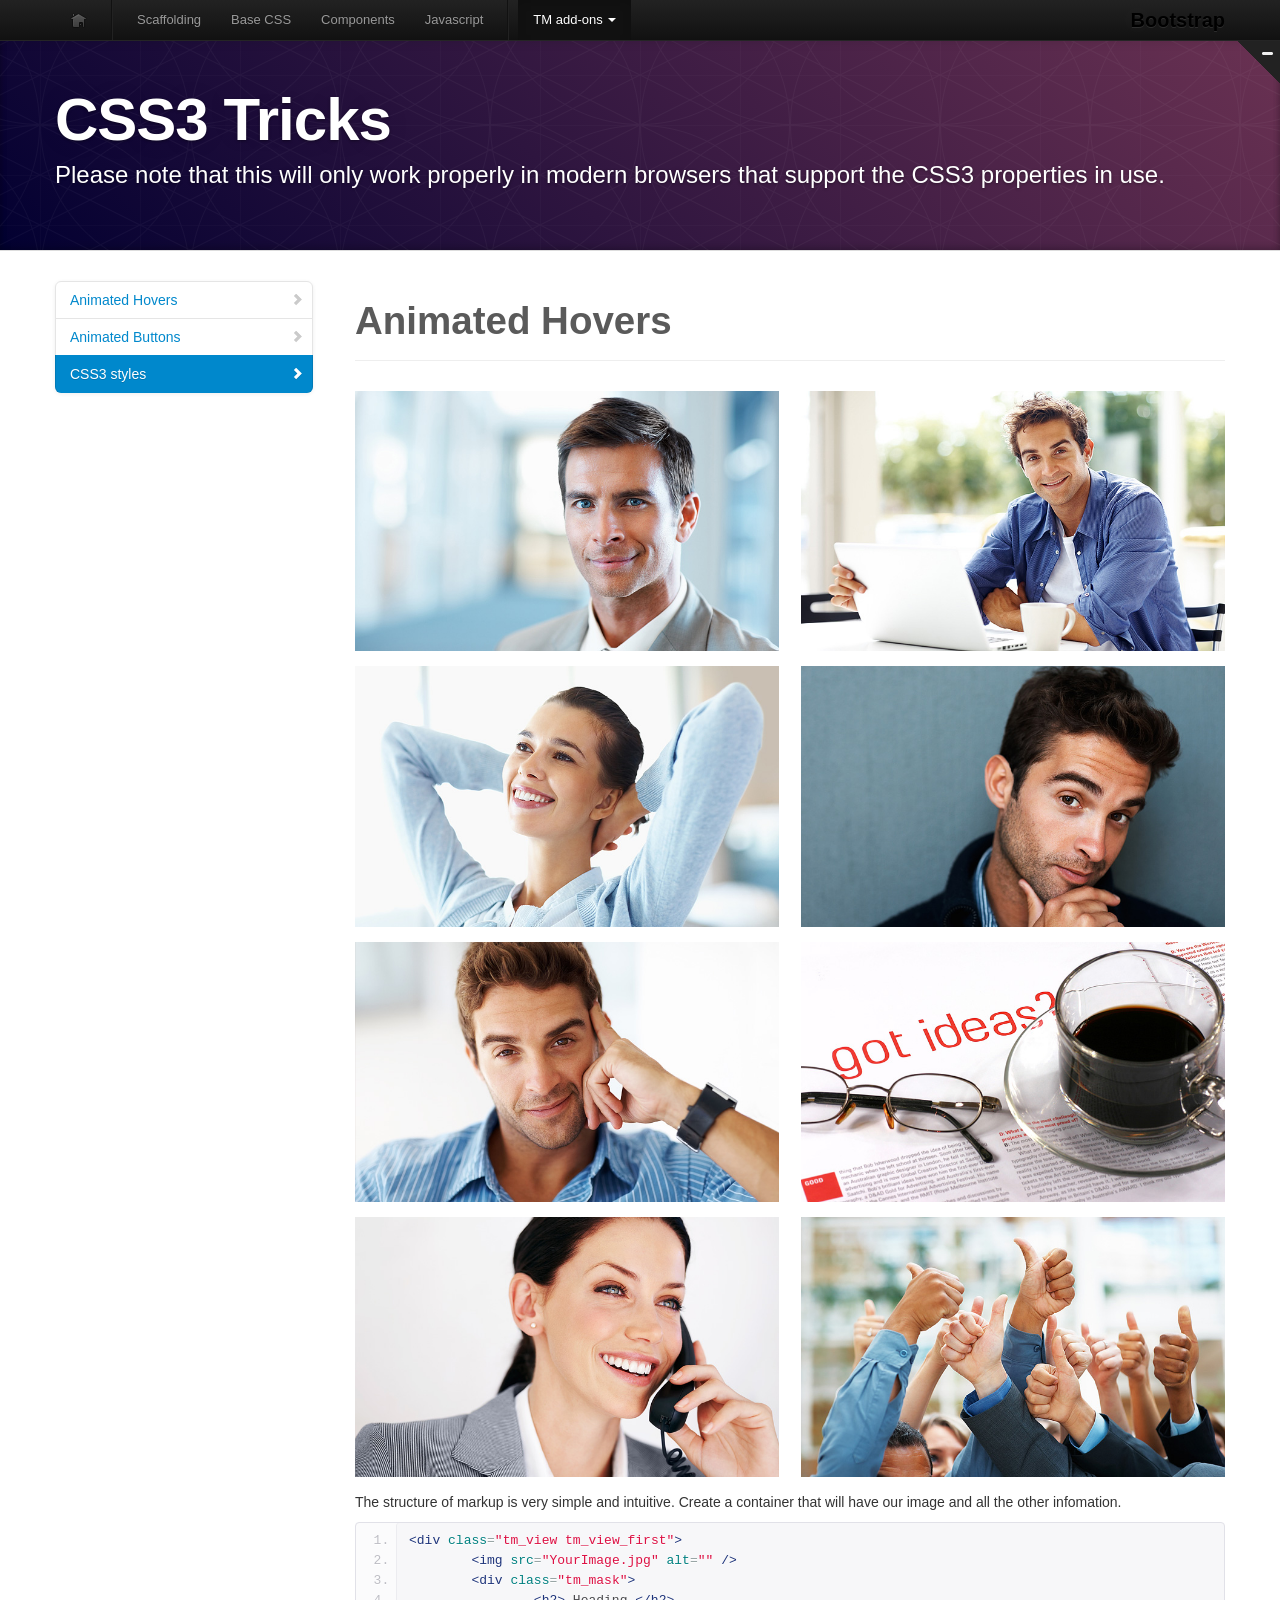
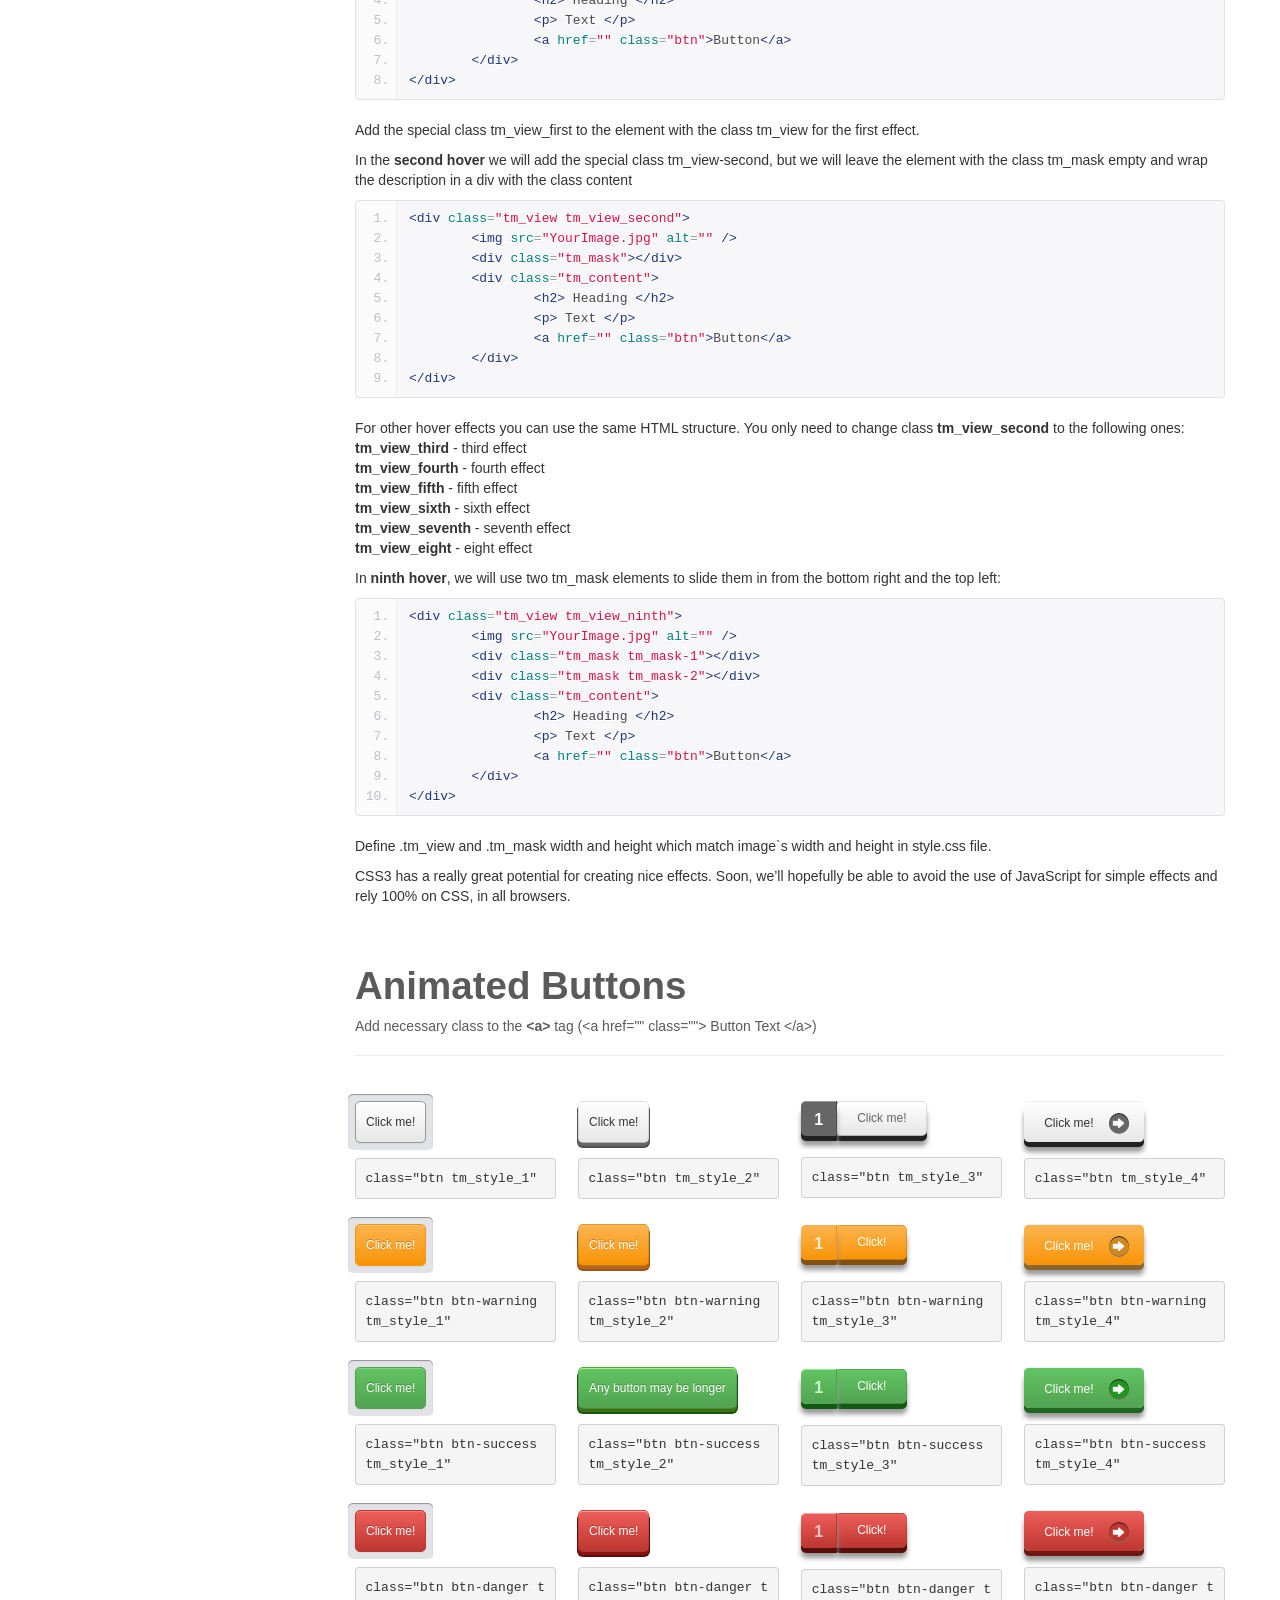
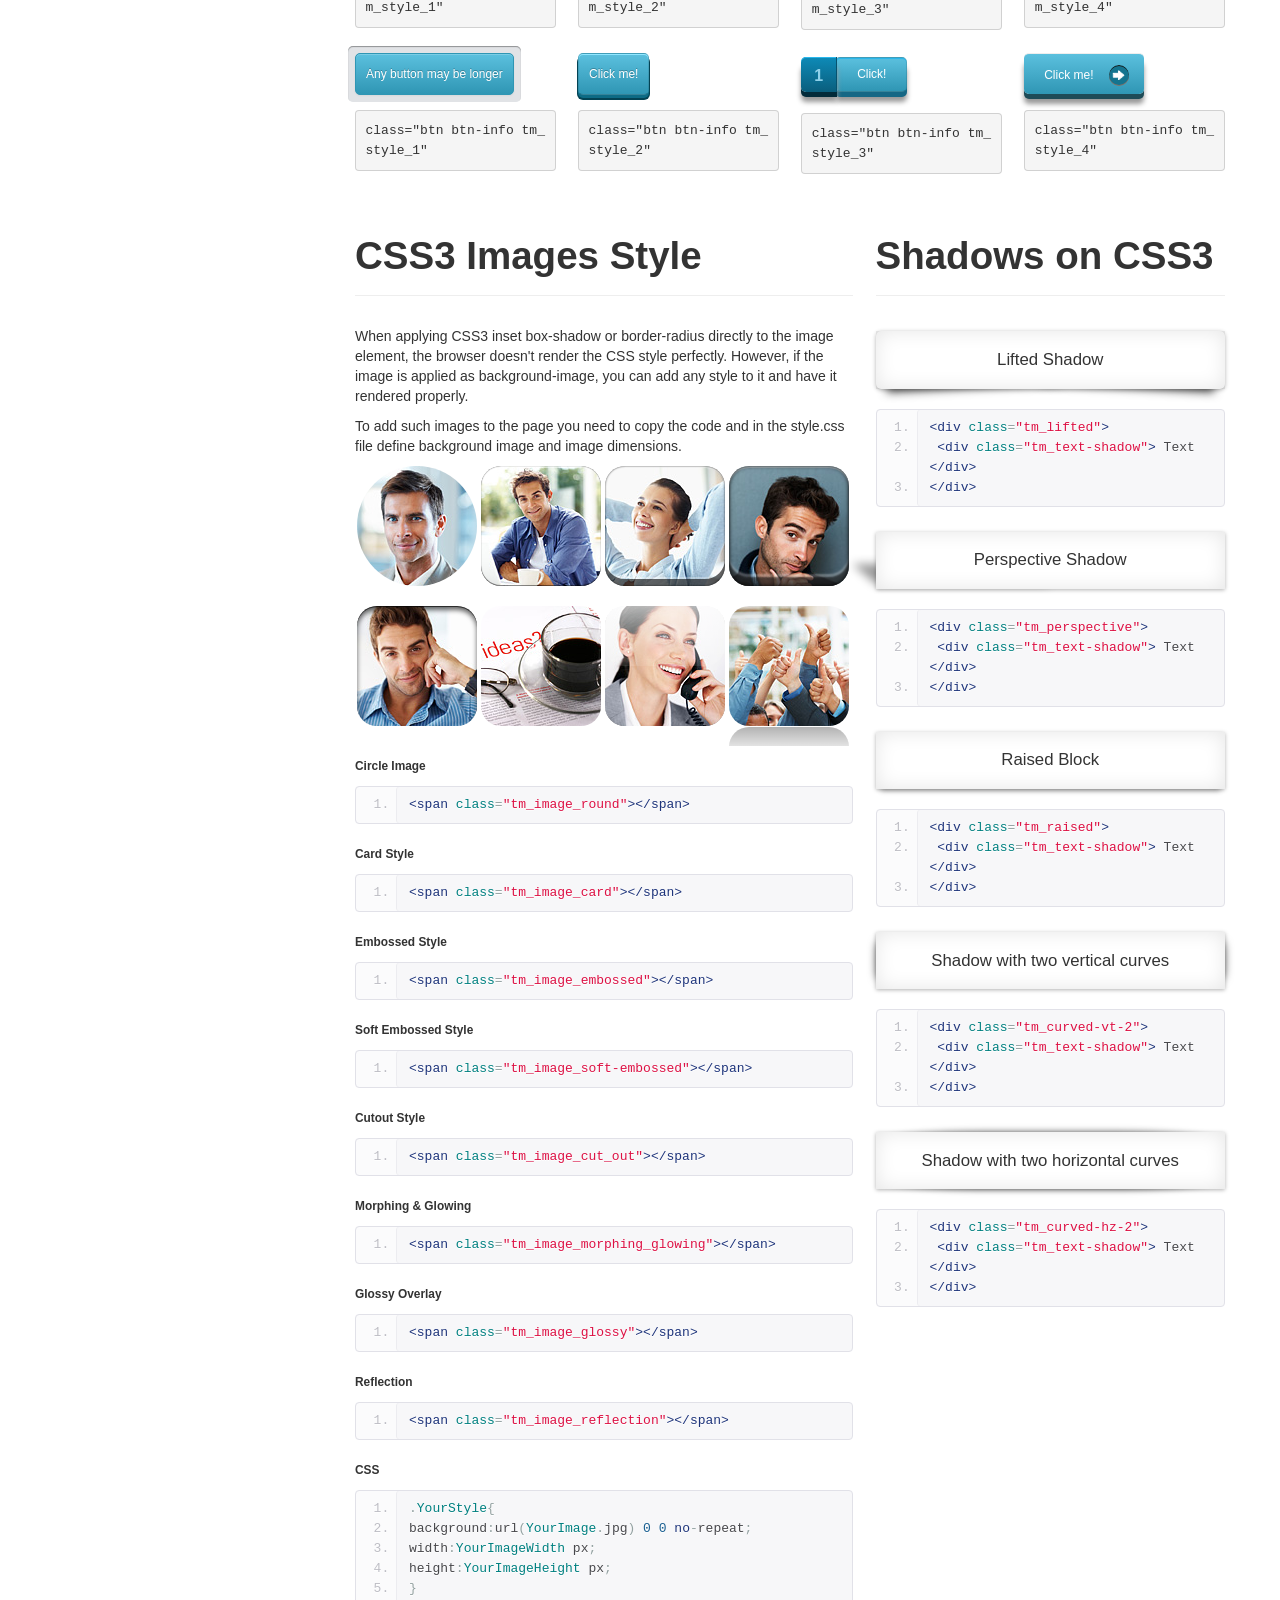
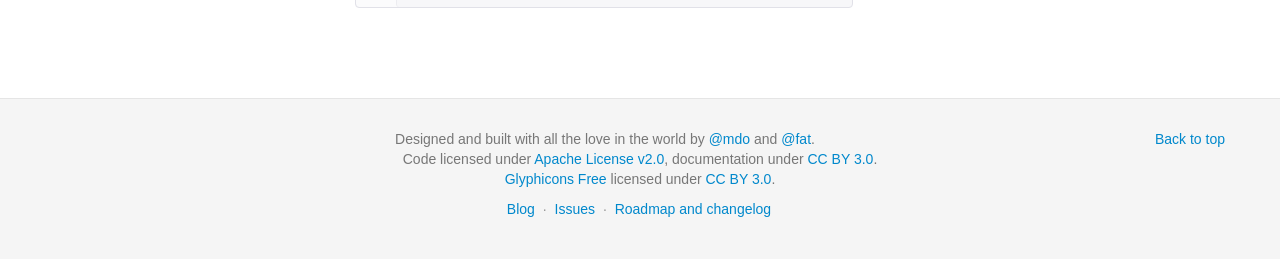
<file: assets/css3.html>
<!DOCTYPE html>
<html lang="en">
<head>
  	<meta charset="utf-8">
  	<title>CSS3 Tricks</title>
    <meta name="viewport" content="width=device-width, initial-scale=1.0">
    <meta name="description" content="">
    <meta name="author" content="">
    <meta name="description" content="">

 <!-- styles -->
    <link href="css/bootstrap.css" rel="stylesheet">
    <link href="css/bootstrap-responsive.css" rel="stylesheet">
    <link href="css/docs.css" rel="stylesheet">
    <link href="css/prettify.css" rel="stylesheet">
    <link href="css/tm_docs.css" rel="stylesheet">

    <!-- Le HTML5 shim, for IE6-8 support of HTML5 elements -->
    <!--[if lt IE 9]>
    <link href="css/ie.css" rel="stylesheet">
      <script src="http://html5shim.googlecode.com/svn/trunk/html5.js"></script>
    <![endif]-->

</head>

  <body data-spy="scroll" data-target=".bs-docs-sidebar">


<!-- Navbar
    ================================================== -->
    <div class="navbar navbar-inverse navbar-fixed-top" id="advanced">
      <span class="trigger"><strong></strong><em></em></span>
      <div class="navbar-inner">
        <div class="container">
          <button type="button" class="btn btn-navbar" data-toggle="collapse" data-target=".nav-collapse">
            <span class="icon-bar"></span>
            <span class="icon-bar"></span>
            <span class="icon-bar"></span>
          </button>
          <a class="brand" href="scaffolding.html">Bootstrap</a>
          <div class="nav-collapse collapse">
            <ul class="nav">
              <li class="home">
                <a href="../index.html"><img src="img/tm/tm_home.png" alt=""></a>
              </li>
              <li class="divider-vertical"></li>
              <li >
                <a href="scaffolding.html">Scaffolding</a>
              </li>
              <li class="">
                <a href="base-css.html">Base CSS</a>
              </li>
              <li class="">
                <a href="components.html">Components</a>
              </li>
              <li class="">
                <a href="javascript.html">Javascript</a>
              </li>
              <li class="divider-vertical"></li>
              <li class="dropdown active">
                <a href="#" class="dropdown-toggle" data-toggle="dropdown">TM add-ons <b class="caret"></b></a>
                <ul class="dropdown-menu">
                  <li><a href="../404.html">Pages</a>
                    <ul>  
                      <li><a href="under_construction.html">Under Construction</a></li>
                      <li><a href="intro.html">Intro Page</a></li>
                      <li class=""><a href="../404.html">404 page</a></li>
                    </ul>
                  </li>
                  <li><a href="portfolio.html">Portfolio</a></li>
                  <li><a href="slider.html">Slider</a></li>
                  <li><a href="social_media.html">Social and Media<br> Sharing</a></li>
                  <li class="active"><a href="css3.html">CSS3 Tricks</a></li>
                </ul>
              </li>
            </ul>
          </div>
        </div>
      </div>
    </div>

<!-- Subhead
================================================== -->
<header class="jumbotron subhead" id="overview">
  <div class="container">
	<h1>CSS3 Tricks</h1>
	<p class="lead">Please note that this will only work properly in modern browsers that support the CSS3 properties in use.</p>
  </div>
</header>

  <div class="container">

<!-- Docs nav
    ================================================== -->
    <div class="row">
      <div class="span3 bs-docs-sidebar">
        <ul class="nav nav-list bs-docs-sidenav">
	      <li><a href="#hovers"><i class="icon-chevron-right"></i> Animated Hovers</a></li>
	      <li><a href="#btn"><i class="icon-chevron-right"></i> Animated Buttons</a></li>
	      <li><a href="#styles"><i class="icon-chevron-right"></i> CSS3 styles</a></li>
        </ul>
      </div>
      <div class="span9">

<!--==============================section=================================-->
	<section id="hovers">
				<div class="page-header">
				    <h1>Animated Hovers</h1>
				</div>
<!--  Hovers Begin -->
		<div class="row-fluid tm_views">
			<div class="span6">
				<div class="tm_view tm_view_first">
					 <img src="img/stock_images/700x430_1.jpg" alt="" />
					 <div class="tm_mask">
						<h2>First Hover</h2>
						<p>Lorem ipsum dolor sit amet, consectetuer adipiscing elit. Mauris fermentum dictum magna. Sed laoreet aliquam leo.</p>
						<a href="" class="btn">Button</a>
					 </div>
				</div>
			</div>
			<div class="span6">
				<div class="tm_view tm_view_second">
					 <img src="img/stock_images/700x430_2.jpg" alt="" />
					<div class="tm_mask"></div>
					<div class="tm_content">
						<h2>Second Hover</h2>
						<p>Lorem ipsum dolor sit amet, consectetuer adipiscing elit. Mauris fermentum dictum magna. Sed laoreet aliquam leo.</p>
						<a href="" class="btn">Button</a>
					</div>
				</div>
			</div>
		</div>
		<div class="row-fluid tm_views">
			<div class="span6">
				<div class="tm_view tm_view_third">
					 <img src="img/stock_images/700x430_3.jpg" alt="" />
					<div class="tm_mask"></div>
					<div class="tm_content">
						<h2>Third Hover</h2>
						<p>Lorem ipsum dolor sit amet, consectetuer adipiscing elit. Mauris fermentum dictum magna. Sed laoreet aliquam leo.</p>
						<a href="" class="btn">Button</a>
					</div>
				</div>
			</div>
			<div class="span6">
				<div class="tm_view tm_view_fourth">
					 <img src="img/stock_images/700x430_4.jpg" alt="" />
					 <div class="tm_mask">
						<h2>Fourth Hover</h2>
						<p>Lorem ipsum dolor sit amet, consectetuer adipiscing elit. Mauris fermentum dictum magna. Sed laoreet aliquam leo.</p>
						<a href="" class="btn">Button</a>
					 </div>
				</div>
			</div>
		</div>
		<div class="row-fluid tm_views">
			<div class="span6">
				<div class="tm_view tm_view_fifth">
					 <img src="img/stock_images/700x430_5.jpg" alt="" />
					<div class="tm_mask">
						<div class="tm_content">
						<h2>Fifth Hover</h2>
							<p>Lorem ipsum dolor sit amet, consectetuer adipiscing elit. Mauris fermentum dictum magna. Sed laoreet aliquam leo.</p>
							<a href="" class="btn">Button</a>
						</div>
					</div>
				</div>
			</div>
			<div class="span6">
				<div class="tm_view tm_view_sixth">
					 <img src="img/stock_images/700x430_6.jpg" alt="" />
					<div class="tm_mask"></div>
					<div class="tm_content">
						<h2>Sixth Hover</h2>
						<p>Lorem ipsum dolor sit amet, consectetuer adipiscing elit. Mauris fermentum dictum magna. Sed laoreet aliquam leo.</p>
						<a href="" class="btn">Button</a>
					</div>
				</div>
			</div>
		</div>
		<div class="row-fluid tm_views">
			<div class="span6">
				<div class="tm_view tm_view_seventh">
					 <img src="img/stock_images/700x430_7.jpg" alt="" />
					 <div class="tm_mask">
						<h2>Seventh Hover</h2>
						<p>Lorem ipsum dolor sit amet, consectetuer adipiscing elit. Mauris fermentum dictum magna. Sed laoreet aliquam leo.</p>
						<a href="" class="btn">Button</a>
					 </div>
				</div>
			</div>
			<div class="span6">
				<div class="tm_view tm_view_eighth">
					 <img src="img/stock_images/700x430_8.jpg" alt="" />
					<div class="tm_mask">
						<div class="tm_content">
						<h2>Eighth Hover</h2>
							<p>Lorem ipsum dolor sit amet, consectetuer adipiscing elit. Mauris fermentum dictum magna. Sed laoreet aliquam leo.</p>
							<a href="" class="btn">Button</a>
						</div>
					</div>
				</div>
			</div>
		</div>
						<p>The structure of markup is very simple and intuitive. Create a container that will have our image and all the other infomation.</p>
<pre class="prettyprint linenums">&lt;div class="tm_view tm_view_first"&gt;
	&lt;img src="YourImage.jpg" alt="" /&gt;
	&lt;div class="tm_mask"&gt;
		&lt;h2&gt; Heading &lt;/h2&gt;
		&lt;p&gt; Text &lt;/p&gt;
		&lt;a href="" class="btn"&gt;Button&lt;/a&gt;
	&lt;/div&gt;
&lt;/div&gt;</pre>
<p class="descr_pad">Add the special class tm_view_first to the element with the class tm_view for the first effect.<br>
<p>In the <strong>second hover</strong> we will add the special class tm_view-second, but we will leave the element with the class tm_mask empty and wrap the description in a div with the class content</p>
<pre class="prettyprint linenums">&lt;div class="tm_view tm_view_second"&gt;
	&lt;img src="YourImage.jpg" alt="" /&gt;
	&lt;div class="tm_mask"&gt;&lt;/div&gt;
	&lt;div class="tm_content"&gt;
		&lt;h2&gt; Heading &lt;/h2&gt;
		&lt;p&gt; Text &lt;/p&gt;
		&lt;a href="" class="btn"&gt;Button&lt;/a&gt;
	&lt;/div&gt;
&lt;/div&gt;</pre>
<p class="descr_pad">For other hover effects you can use the same HTML structure. You only need to change class <strong>tm_view_second</strong> to the following ones:<br>
<strong>tm_view_third</strong> - third effect<br>
<strong>tm_view_fourth</strong> - fourth effect<br>
<strong>tm_view_fifth</strong> - fifth effect<br>
<strong>tm_view_sixth</strong> - sixth effect<br>
<strong>tm_view_seventh</strong> - seventh effect<br>
<strong>tm_view_eight</strong> - eight effect<br></p>
<p>In <strong>ninth hover</strong>, we will use two tm_mask elements to slide them in from the bottom right and the top left:</p>
<pre class="prettyprint linenums">&lt;div class="tm_view tm_view_ninth"&gt;
	&lt;img src="YourImage.jpg" alt="" /&gt;
	&lt;div class="tm_mask tm_mask-1"&gt;&lt;/div&gt;
	&lt;div class="tm_mask tm_mask-2"&gt;&lt;/div&gt;
	&lt;div class="tm_content"&gt;
		&lt;h2&gt; Heading &lt;/h2&gt;
		&lt;p&gt; Text &lt;/p&gt;
		&lt;a href="" class="btn"&gt;Button&lt;/a&gt;
	&lt;/div&gt;
&lt;/div&gt;</pre>
<p>Define .tm_view and .tm_mask width and height which match image`s width and height in style.css file.</p>
<p>CSS3 has a really great potential for creating nice effects. Soon, we’ll hopefully be able to avoid the use of JavaScript for simple effects and rely 100% on CSS, in all browsers.</p>
</section>
<!--  Hovers End -->
<section id="btn">
<!--  Buttons Begin -->
		<div class="page-header">
		    <h1>Animated Buttons</h1>
			<p>Add necessary class to the <strong>&lt;a&gt; </strong>tag (&lt;a href="" class=""&gt; Button Text &lt;/a&gt;)</p>
		</div>
		<div class="row-fluid">
			<div class="span3">
				<div class="tm_buttons_pad"><a href="" class="btn tm_style_1 notClicked">Click me!</a><pre>class="btn tm_style_1"</pre></div>
				<div class="tm_buttons_pad"><a href="" class="btn btn-warning tm_style_1 notClicked">Click me!</a><pre>class="btn btn-warning tm_style_1"</pre></div>
				<div class="tm_buttons_pad"><a href="" class="btn btn-success tm_style_1 notClicked">Click me!</a><pre>class="btn btn-success tm_style_1"</pre></div>
				<div class="tm_buttons_pad"><a href="" class="btn btn-danger tm_style_1 notClicked">Click me!</a><pre>class="btn btn-danger tm_style_1"</pre></div>
				<div class="tm_buttons_pad"><a href="" class="btn btn-info tm_style_1 notClicked">Any button may be longer</a><pre>class="btn btn-info tm_style_1"</pre></div>
			</div>
			<div class="span3">
				<div class="tm_buttons_pad"><a href="" class="btn tm_style_2 notClicked">Click me!</a><pre>class="btn tm_style_2"</pre></div>
				<div class="tm_buttons_pad"><a href="" class="btn btn-warning tm_style_2 notClicked">Click me!</a><pre>class="btn btn-warning tm_style_2"</pre></div>
				<div class="tm_buttons_pad"><a href="" class="btn btn-success tm_style_2 notClicked">Any button may be longer</a><pre>class="btn btn-success tm_style_2"</pre></div>
				<div class="tm_buttons_pad"><a href="" class="btn btn-danger tm_style_2 notClicked">Click me!</a><pre>class="btn btn-danger tm_style_2"</pre></div>
				<div class="tm_buttons_pad"><a href="" class="btn btn-info tm_style_2 notClicked">Click me!</a><pre>class="btn btn-info tm_style_2"</pre></div>
			</div>
			<div class="span3">
				<div class="tm_buttons_pad2"><a href="" class="btn tm_style_3 notClicked">Click me!</a><pre>class="btn tm_style_3"</pre></div>
				<div class="tm_buttons_pad2"><a href="" class="btn btn-warning tm_style_3 notClicked">Click!</a><pre>class="btn btn-warning tm_style_3"</pre></div>
				<div class="tm_buttons_pad2"><a href="" class="btn btn-success tm_style_3 notClicked">Click!</a><pre>class="btn btn-success tm_style_3"</pre></div>
				<div class="tm_buttons_pad2"><a href="" class="btn btn-danger tm_style_3 notClicked">Click!</a><pre>class="btn btn-danger tm_style_3"</pre></div>
				<div class="tm_buttons_pad2"><a href="" class="btn btn-info tm_style_3 notClicked">Click!</a><pre>class="btn btn-info tm_style_3"</pre></div>
			</div>
			<div class="span3">
				<div class="tm_buttons_pad"><a href="" class="btn tm_style_4 notClicked">Click me!</a><pre>class="btn tm_style_4"</pre></div>
				<div class="tm_buttons_pad"><a href="" class="btn btn-warning tm_style_4 notClicked">Click me!</a><pre>class="btn btn-warning tm_style_4"</pre></div>
				<div class="tm_buttons_pad"><a href="" class="btn btn-success tm_style_4 notClicked">Click me!</a><pre>class="btn btn-success tm_style_4"</pre></div>
				<div class="tm_buttons_pad"><a href="" class="btn btn-danger tm_style_4 notClicked">Click me!</a><pre>class="btn btn-danger tm_style_4"</pre></div>
				<div class="tm_buttons_pad"><a href="" class="btn btn-info tm_style_4 notClicked">Click me!</a><pre>class="btn btn-info tm_style_4"</pre></div>
			</div>
			<div class="clear"></div>
		</div>
<!--  Buttons End -->
</section>
<section id="styles">
<!--  Images Styles Begin -->
		<div class="row-fluid">
			<div class="span7">
				<div class="page-header">
				    <h1>CSS3 Images Style</h1>
				</div>
						<p>When applying CSS3 inset box-shadow or border-radius directly to the image element, the browser doesn't render the CSS style perfectly. However, if the image is applied as background-image, you can add any style to it and have it rendered properly.</p>
						<p>To add such images to the page you need to copy the code and in the style.css file define background image and image dimensions.</p>	

				<div class="tm_pad-image"><span class="tm_image_round" title="Circle Image"></span></div>
				<div class="tm_pad-image"><span class="tm_image_card" title="Card Style"></span></div>
				<div class="tm_pad-image"><span class="tm_image_embossed" title="Embossed Style"></span></div>
				<div class="tm_pad-image"><span class="tm_image_soft-embossed" title="Soft Embossed Style"></span></div>
				<div class="tm_pad-image"><span class="tm_image_cut_out" title="Cutout Style"></span></div>
				<div class="tm_pad-image"><span class="tm_image_morphing_glowing" title="Morphing &amp; Glowing"></span></div>
				<div class="tm_pad-image"><span class="tm_image_glossy" title="Glossy Overlay"><span></span></span></div>
				<div class="tm_pad-image"><span class="tm_image_reflection" title="Reflection"><span></span></span></div>
				<div style="clear:both;"></div>
						<h6>Circle Image</h6>
<pre class="prettyprint linenums">&lt;span class="tm_image_round"&gt;&lt;/span&gt;</pre>
						<h6>Card Style</h6>
<pre class="prettyprint linenums">&lt;span class="tm_image_card"&gt;&lt;/span&gt;</pre>
						<h6>Embossed Style</h6>
<pre class="prettyprint linenums">&lt;span class="tm_image_embossed"&gt;&lt;/span&gt;</pre>
						<h6>Soft Embossed Style</h6>
<pre class="prettyprint linenums">&lt;span class="tm_image_soft-embossed"&gt;&lt;/span&gt;</pre>
						<h6>Cutout Style</h6>
<pre class="prettyprint linenums">&lt;span class="tm_image_cut_out"&gt;&lt;/span&gt;</pre>
						<h6>Morphing &amp; Glowing</h6>
<pre class="prettyprint linenums">&lt;span class="tm_image_morphing_glowing"&gt;&lt;/span&gt;</pre>
						<h6>Glossy Overlay</h6>
<pre class="prettyprint linenums">&lt;span class="tm_image_glossy"&gt;&lt;/span&gt;</pre>
						<h6>Reflection</h6>
<pre class="prettyprint linenums">&lt;span class="tm_image_reflection"&gt;&lt;/span&gt;</pre>
					<h6>CSS</h6>
<pre class="prettyprint linenums">.YourStyle{
background:url(YourImage.jpg) 0 0 no-repeat;
width:YourImageWidth px;
height:YourImageHeight px;
}</pre>		
				</div>	
<!--  Images Styles End -->
<!--  Shadows Begin -->
			<div class="span5">
				<div class="page-header">
				    <h1>Shadows on CSS3</h1>
				</div>
				<div class="tm_pad-shadow"><div class="tm_lifted"><div class="tm_text-shadow">Lifted Shadow</div></div></div>
<pre class="prettyprint linenums">&lt;div class="tm_lifted"&gt;
 &lt;div class="tm_text-shadow"&gt; Text &lt;/div&gt;
&lt;/div&gt;</pre>
				<div class="tm_pad-shadow"><div class="tm_perspective"><div class="tm_text-shadow">Perspective Shadow</div></div></div>
<pre class="prettyprint linenums">&lt;div class="tm_perspective"&gt;
 &lt;div class="tm_text-shadow"&gt; Text &lt;/div&gt;
&lt;/div&gt;</pre>
				<div class="tm_pad-shadow"><div class="tm_raised"><div class="tm_text-shadow">Raised Block</div></div></div>
<pre class="prettyprint linenums">&lt;div class="tm_raised"&gt;
 &lt;div class="tm_text-shadow"&gt; Text &lt;/div&gt;
&lt;/div&gt;</pre>
				<div class="tm_pad-shadow"><div class="tm_curved-vt-2"><div class="tm_text-shadow">Shadow with two vertical curves</div></div></div>
<pre class="prettyprint linenums">&lt;div class="tm_curved-vt-2"&gt;
 &lt;div class="tm_text-shadow"&gt; Text &lt;/div&gt;
&lt;/div&gt;</pre>				
				<div class="tm_pad-shadow"><div class="tm_curved-hz-2"><div class="tm_text-shadow">Shadow with two horizontal curves</div></div></div>
<pre class="prettyprint linenums">&lt;div class="tm_curved-hz-2"&gt;
 &lt;div class="tm_text-shadow"&gt; Text &lt;/div&gt;
&lt;/div&gt;</pre>
		</div>
<!--  Shadows End -->
	</div>
</section>

</div>

</div>

  </div>
   <!-- Footer
    ================================================== -->
    <footer class="footer">
      <div class="container">
        <p class="pull-right"><a href="#">Back to top</a></p>
        <p>Designed and built with all the love in the world by <a href="http://twitter.com/mdo" target="_blank">@mdo</a> and <a href="http://twitter.com/fat" target="_blank">@fat</a>.</p>
        <p>Code licensed under <a href="http://www.apache.org/licenses/LICENSE-2.0" target="_blank">Apache License v2.0</a>, documentation under <a href="http://creativecommons.org/licenses/by/3.0/">CC BY 3.0</a>.</p>
        <p><a href="http://glyphicons.com">Glyphicons Free</a> licensed under <a href="http://creativecommons.org/licenses/by/3.0/">CC BY 3.0</a>.</p>
        <ul class="footer-links">
          <li><a href="http://blog.getbootstrap.com">Blog</a></li>
          <li class="muted">&middot;</li>
          <li><a href="https://github.com/twitter/bootstrap/issues?state=open">Issues</a></li>
          <li class="muted">&middot;</li>
          <li><a href="https://github.com/twitter/bootstrap/wiki">Roadmap and changelog</a></li>
        </ul>
      </div>
    </footer>



    <script type="text/javascript" src="http://platform.twitter.com/widgets.js"></script>
    <script src="js/jquery.js"></script>
    <script src="js/jquery-migrate-1.1.1.js"></script>
    <script src="js/prettify.js"></script>
    <script src="js/bootstrap-transition.js"></script>
    <script src="js/bootstrap-alert.js"></script>
    <script src="js/bootstrap-modal.js"></script>
    <script src="js/bootstrap-dropdown.js"></script>
    <script src="js/bootstrap-scrollspy.js"></script>
    <script src="js/bootstrap-tab.js"></script>
    <script src="js/bootstrap-tooltip.js"></script>
    <script src="js/bootstrap-popover.js"></script>
    <script src="js/bootstrap-button.js"></script>
    <script src="js/bootstrap-collapse.js"></script>
    <script src="js/bootstrap-carousel.js"></script>
    <script src="js/bootstrap-typeahead.js"></script>
    <script src="js/bootstrap-affix.js"></script>
    <script src="js/application.js"></script>
    <script src="js/jquery.cookie.js"></script>
    <script>
    	$(function(){
    		$(".notClicked").click(function(event) {event.preventDefault();});
        	$('.tm_pad-image>span').tooltip();
    	});
    </script>
</body>
</html>
</file>
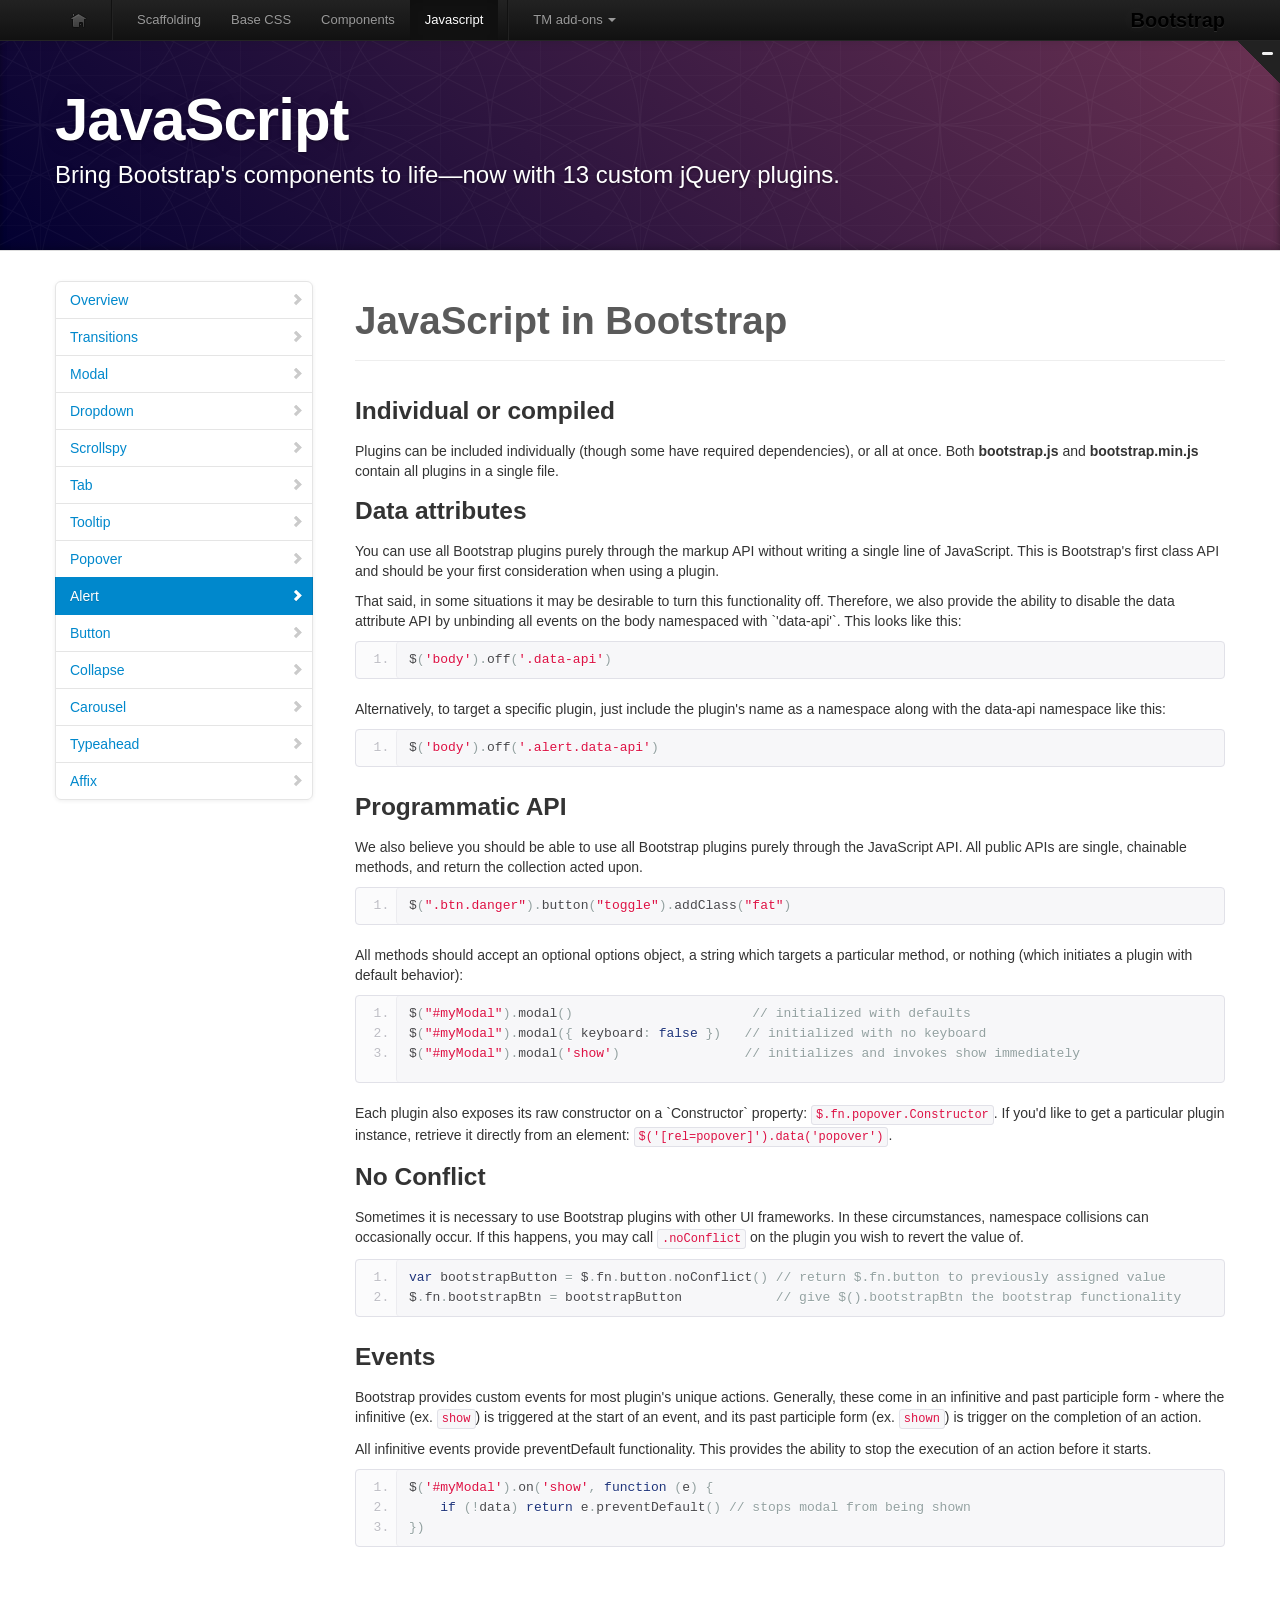
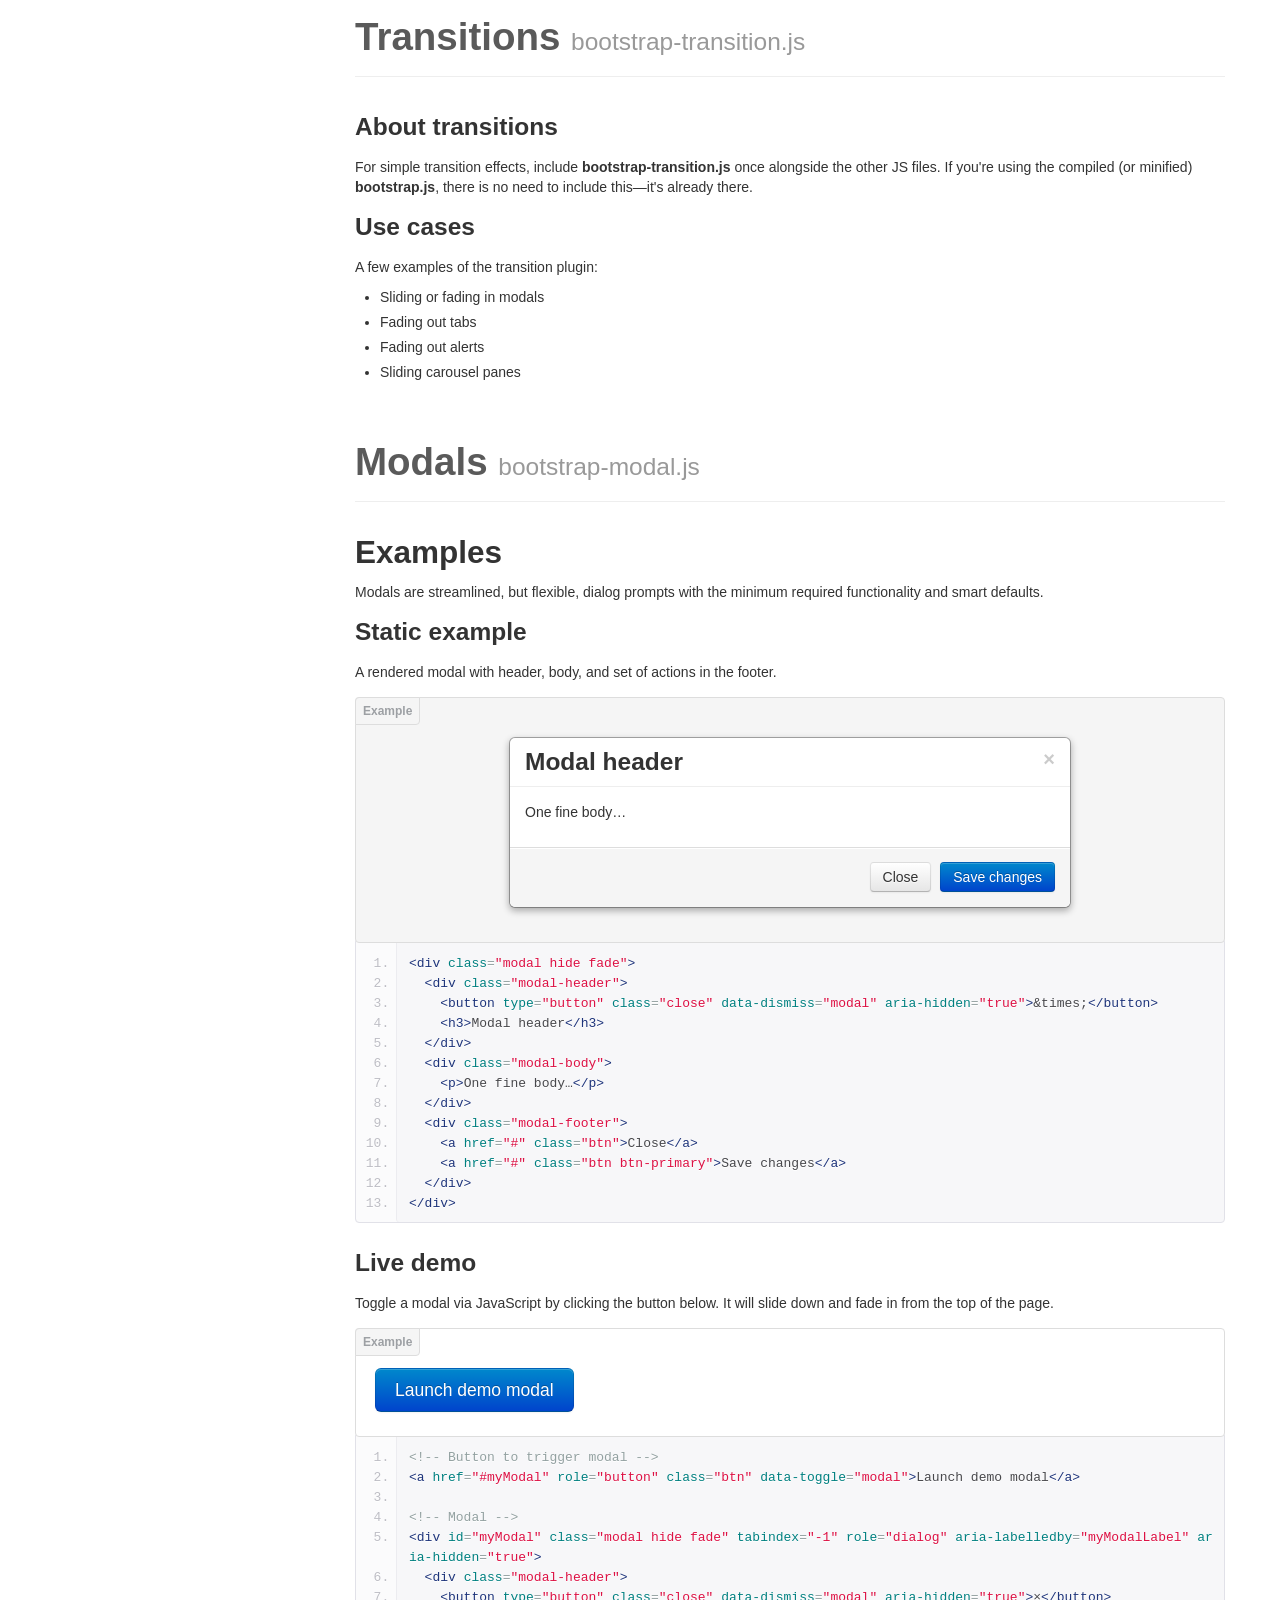
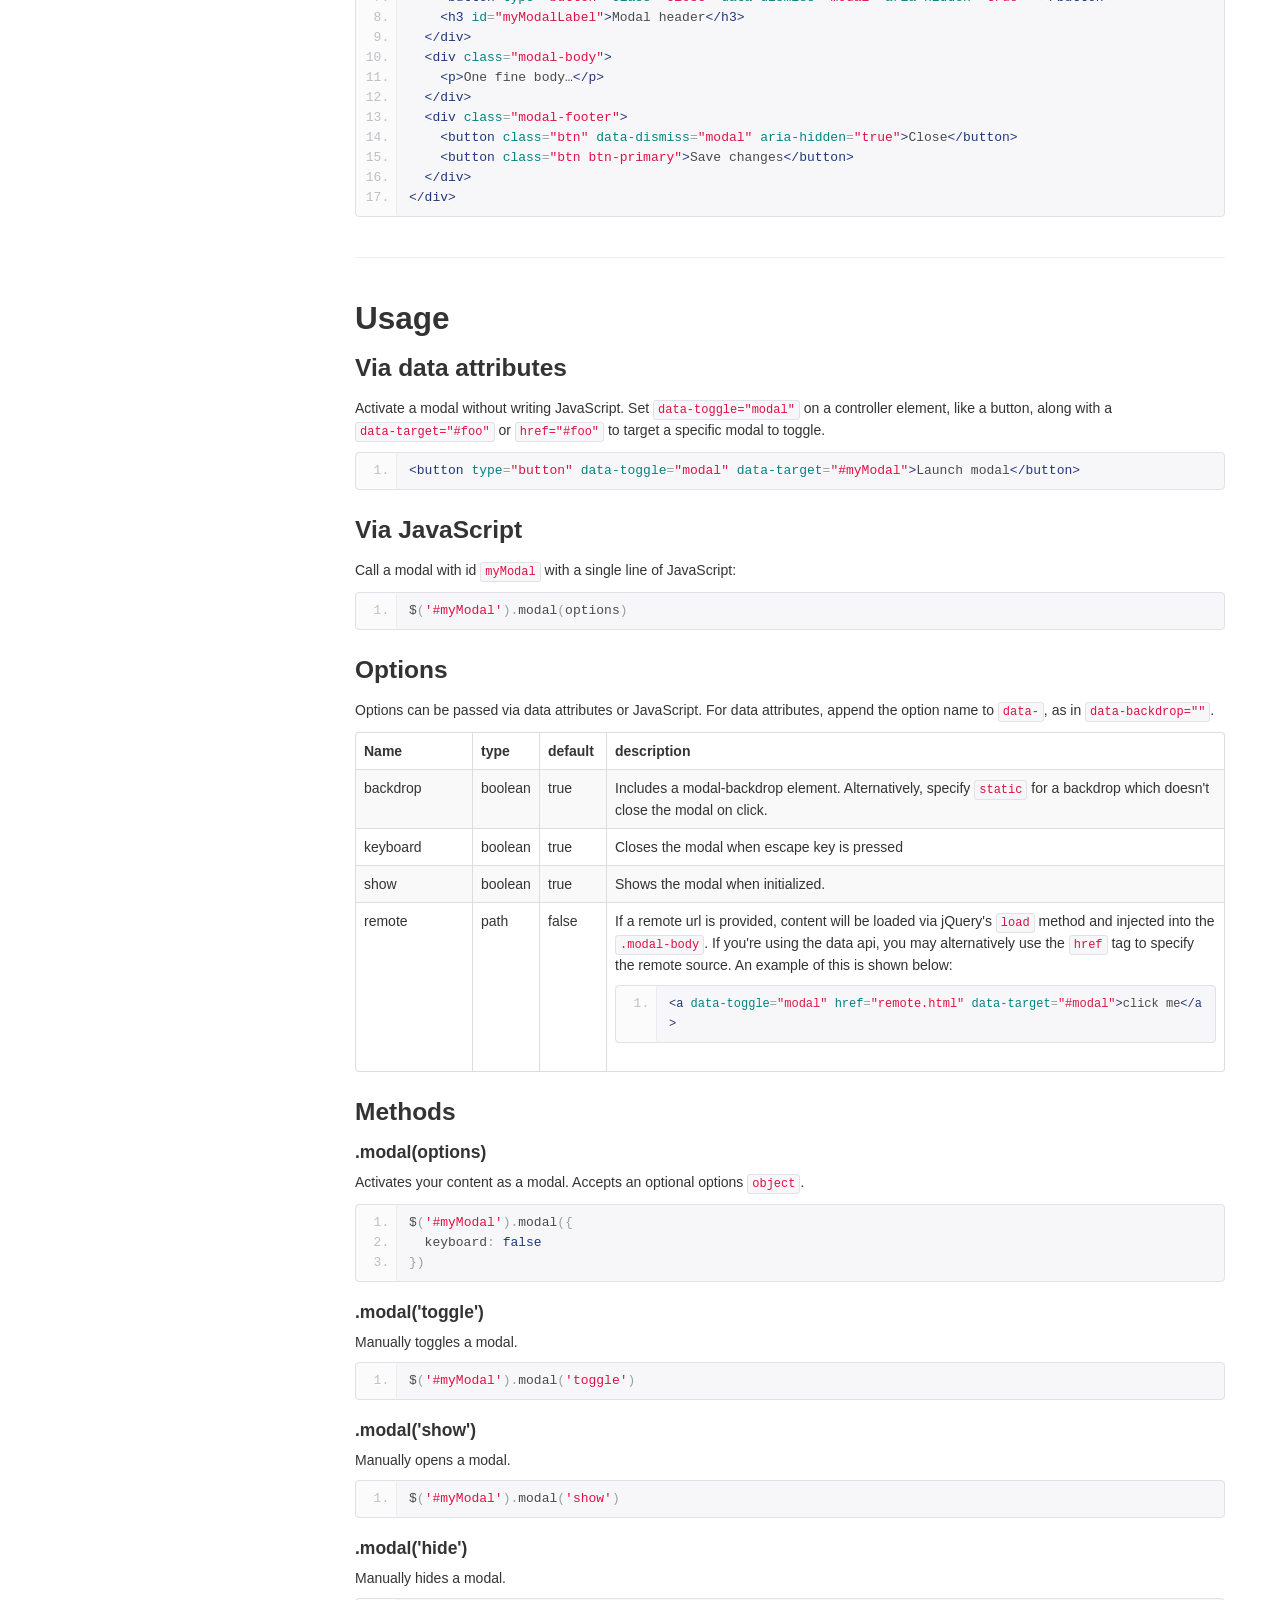
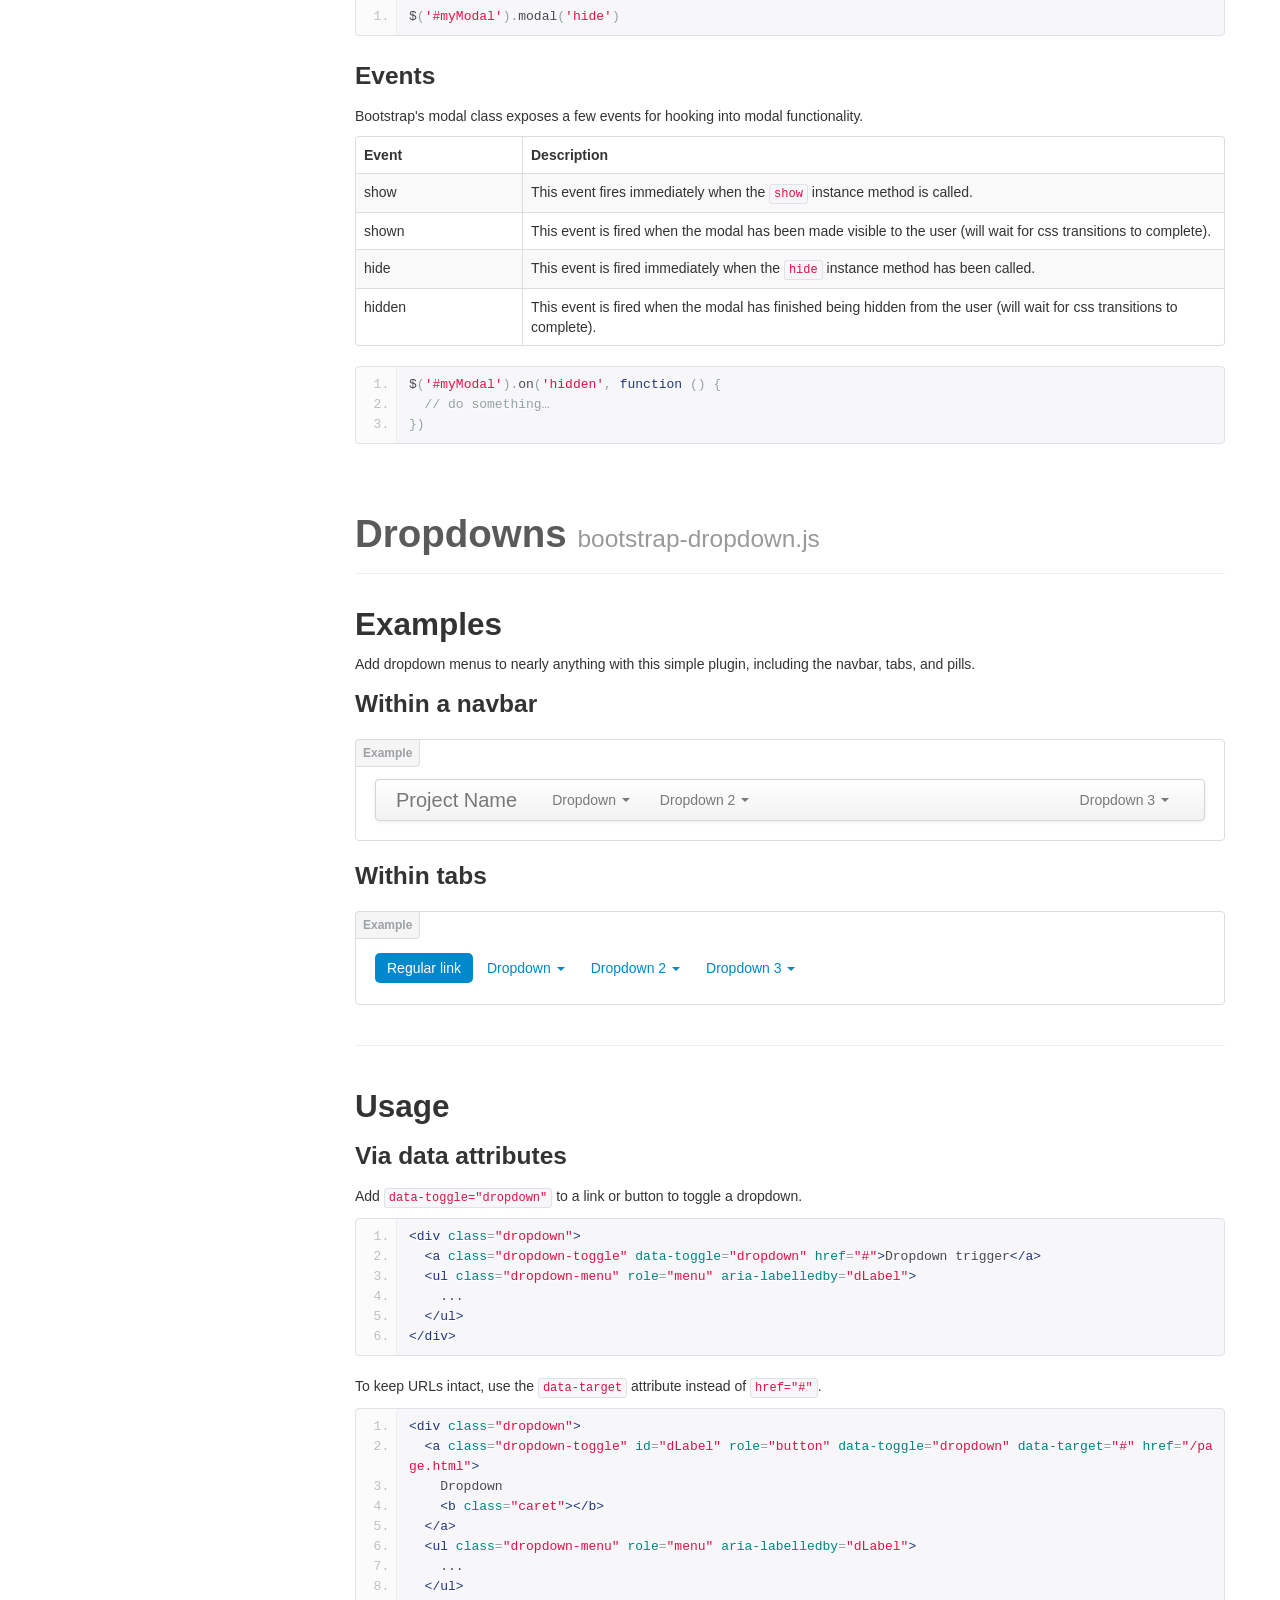
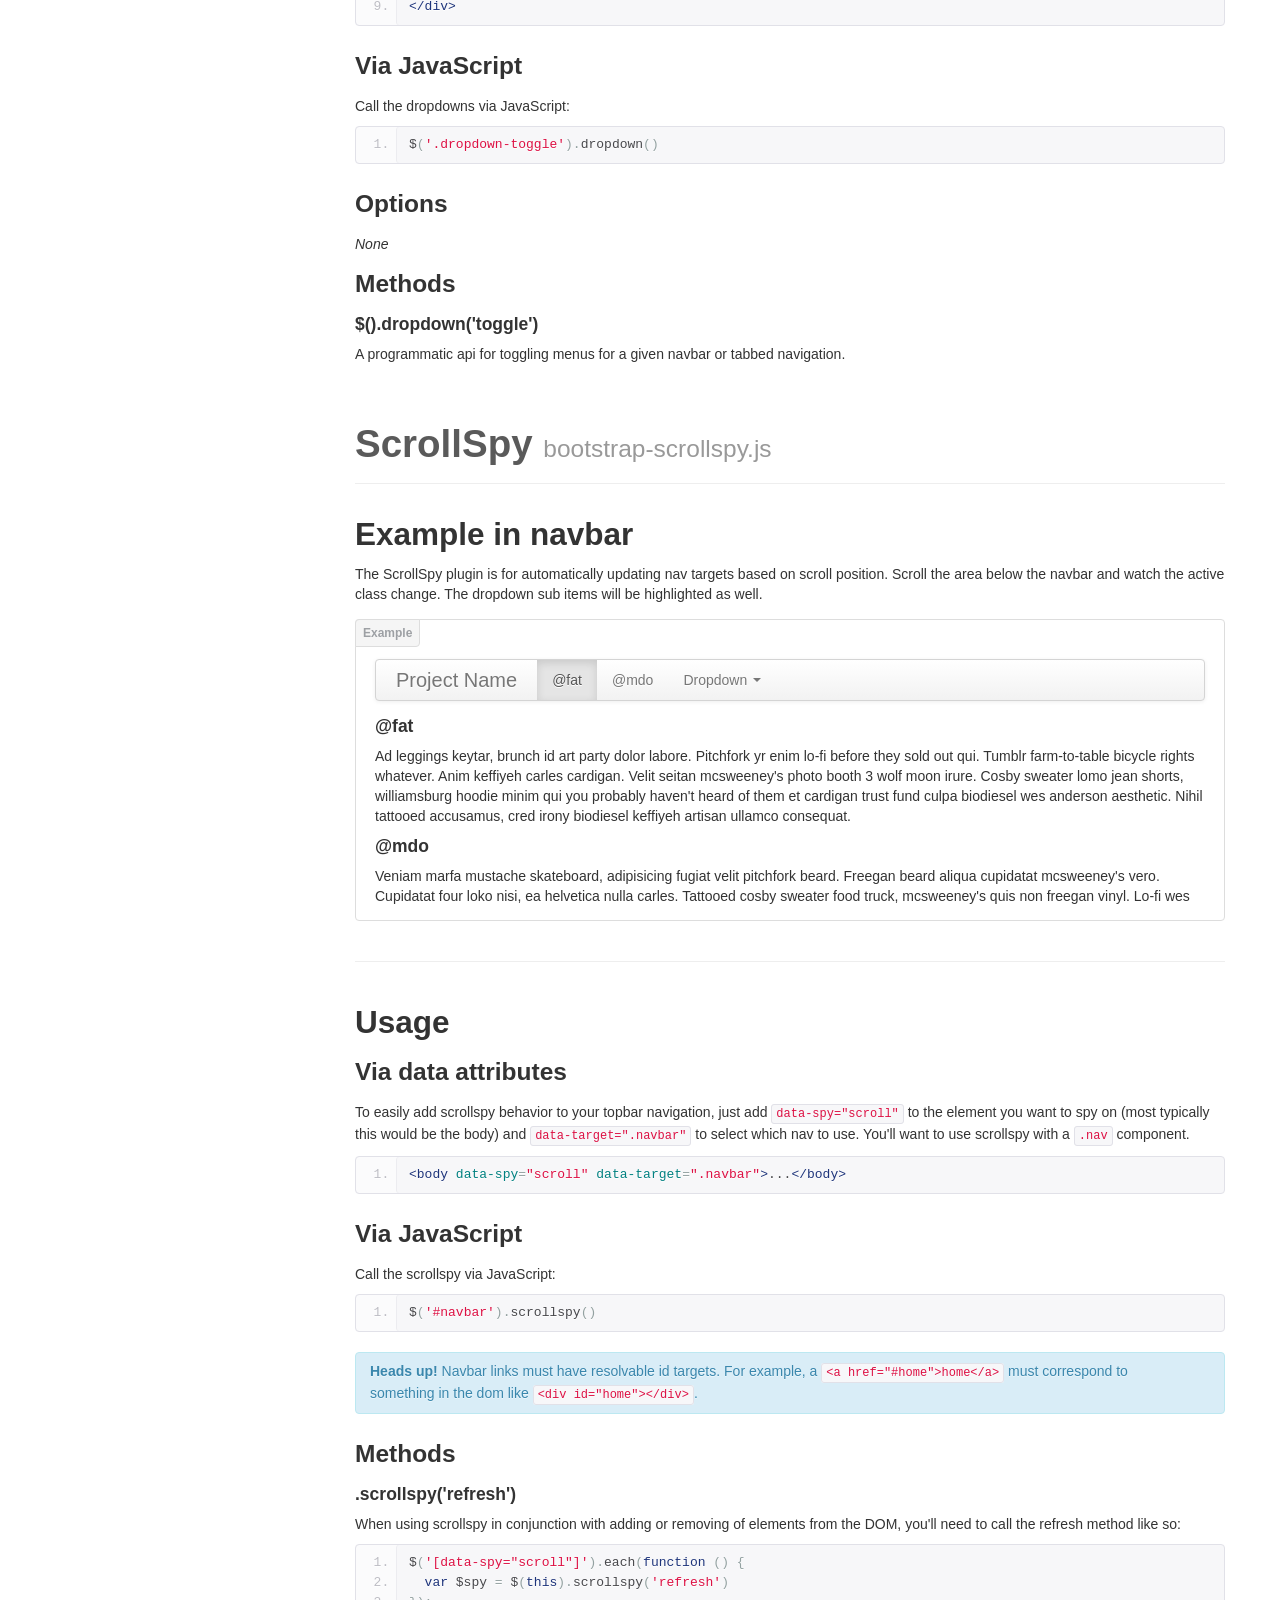
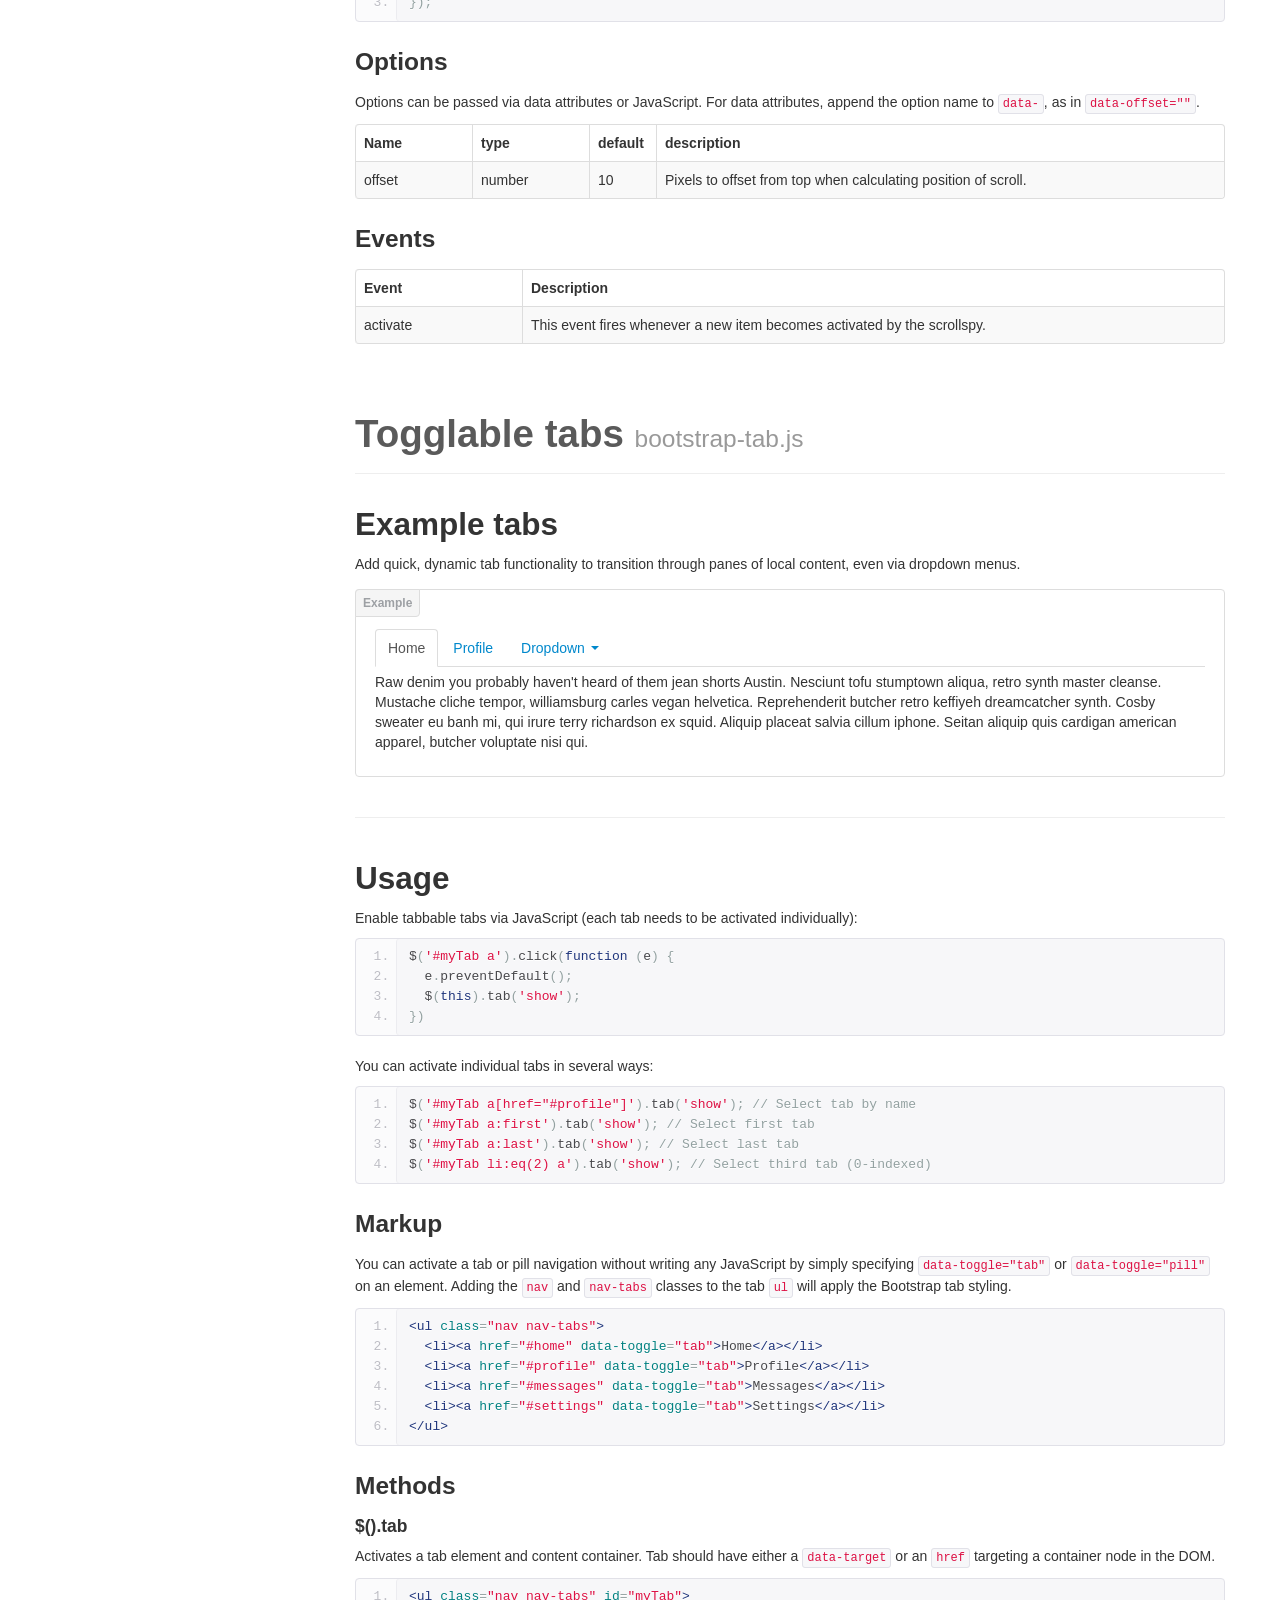
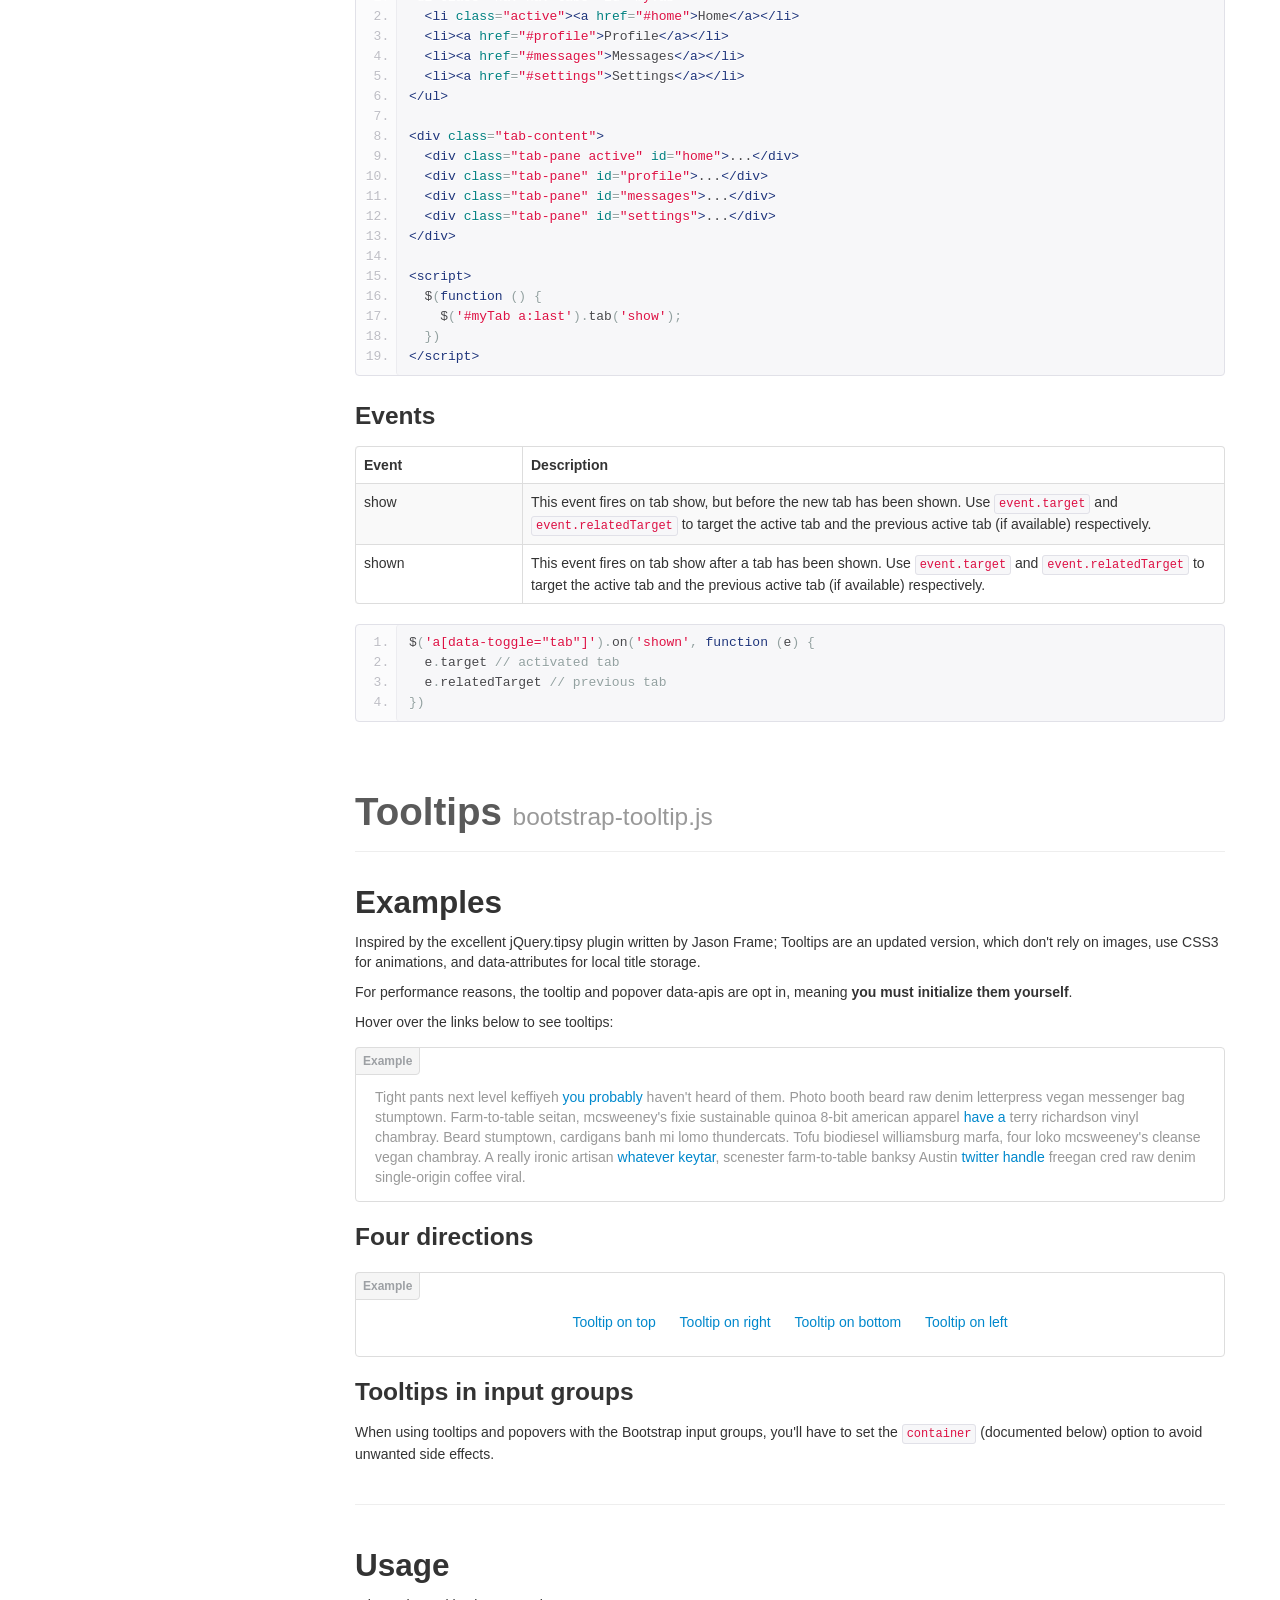
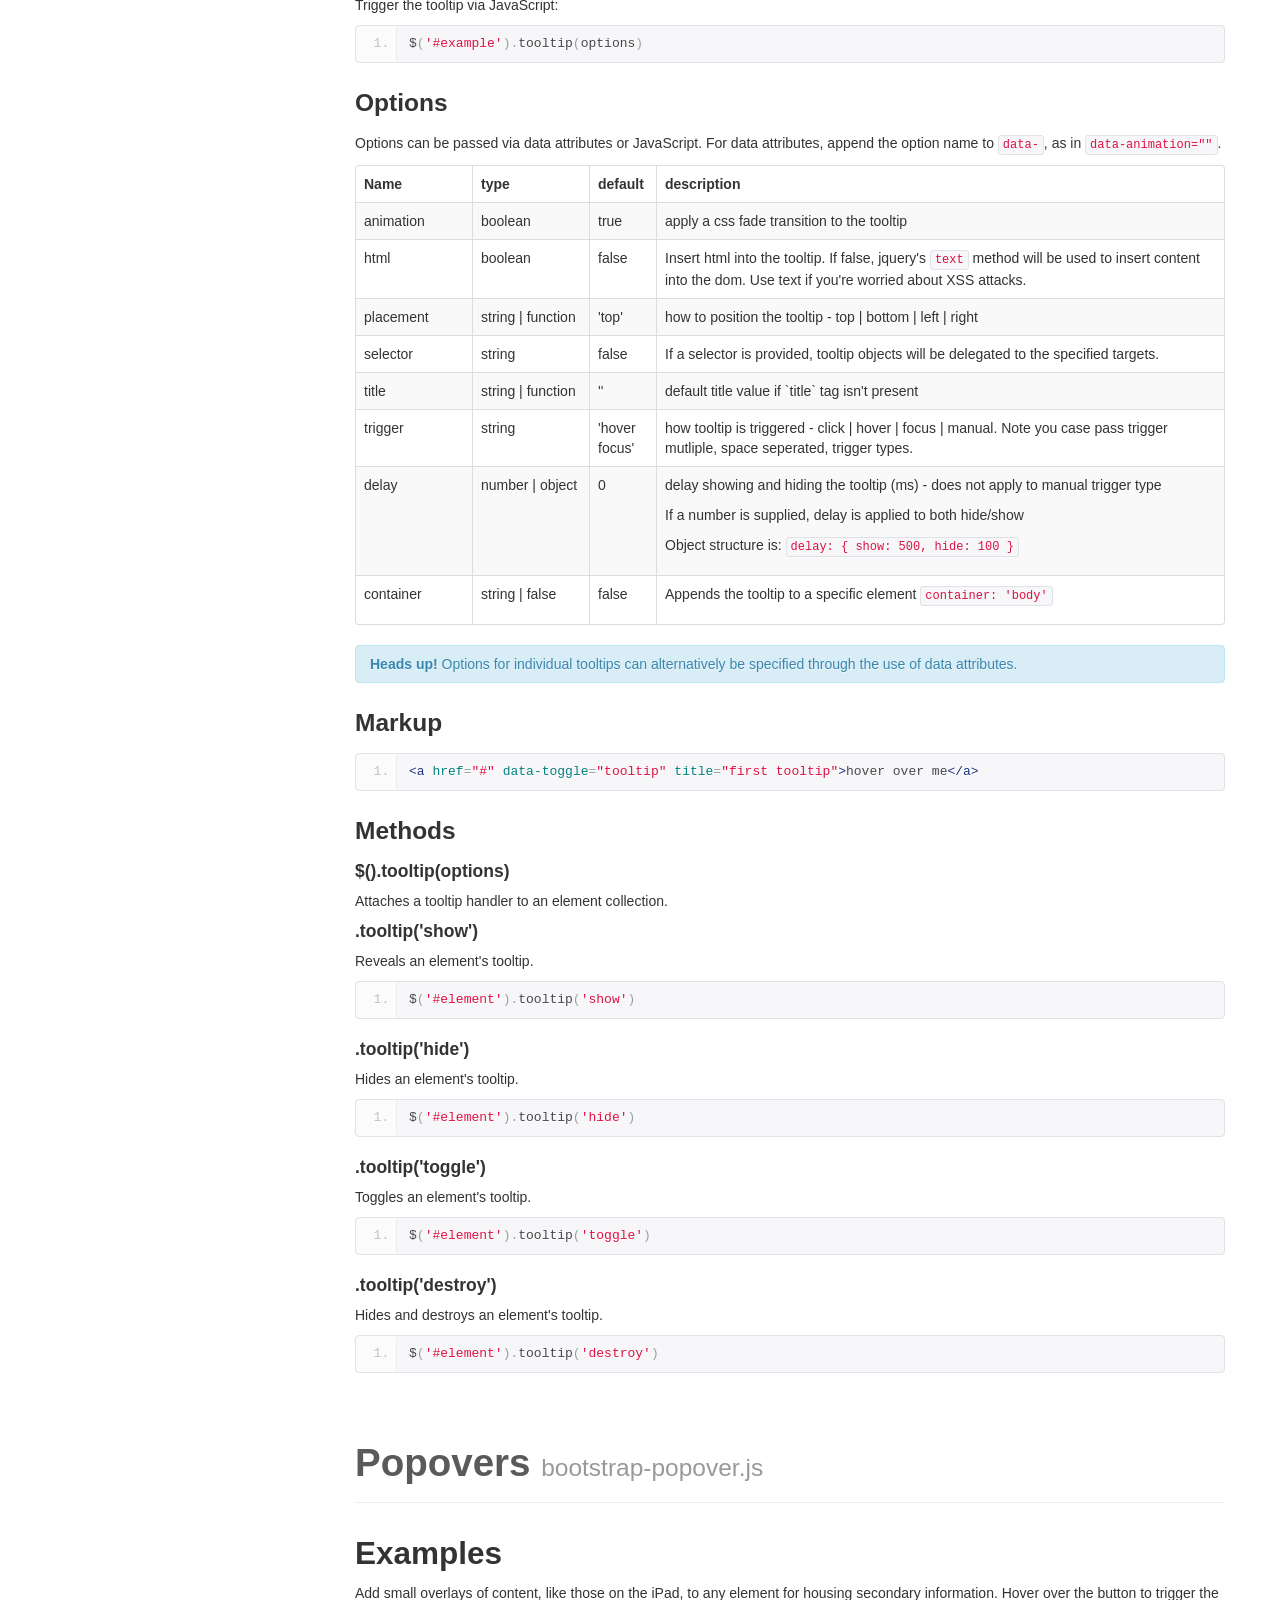
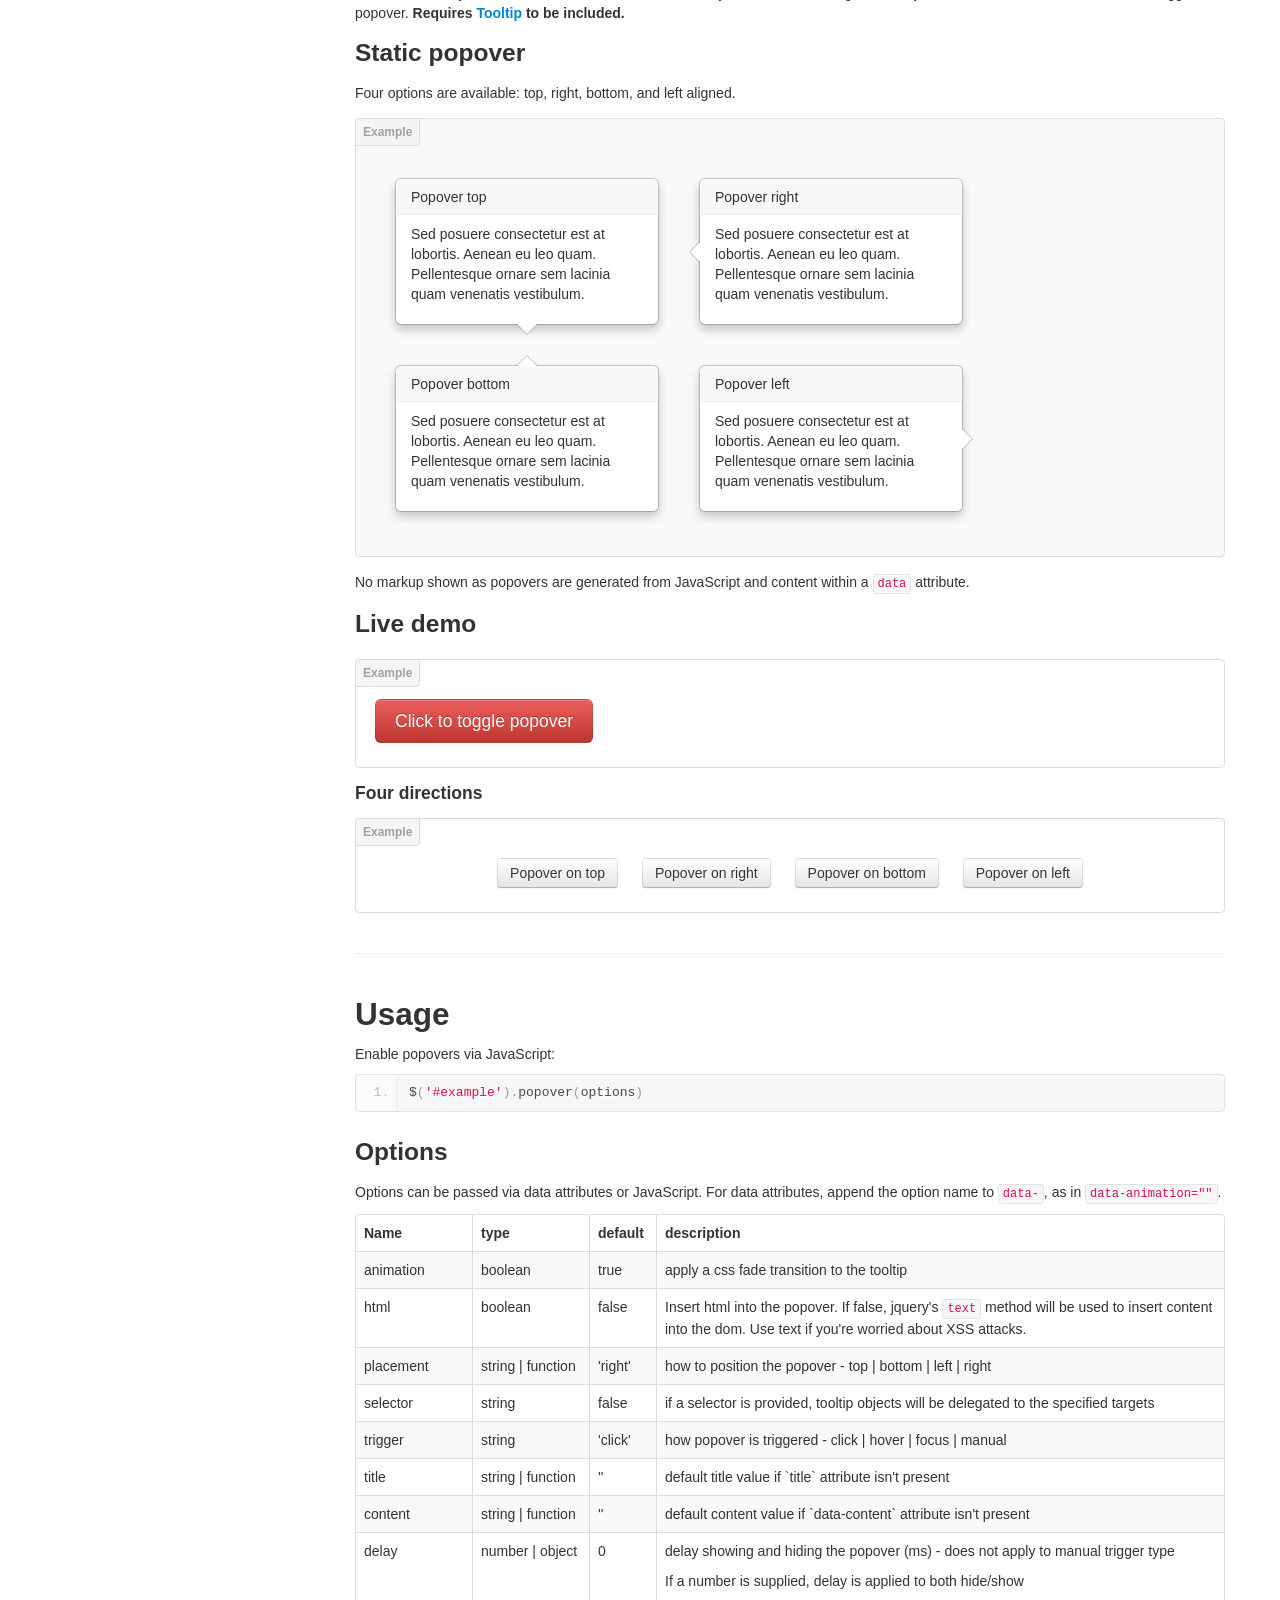
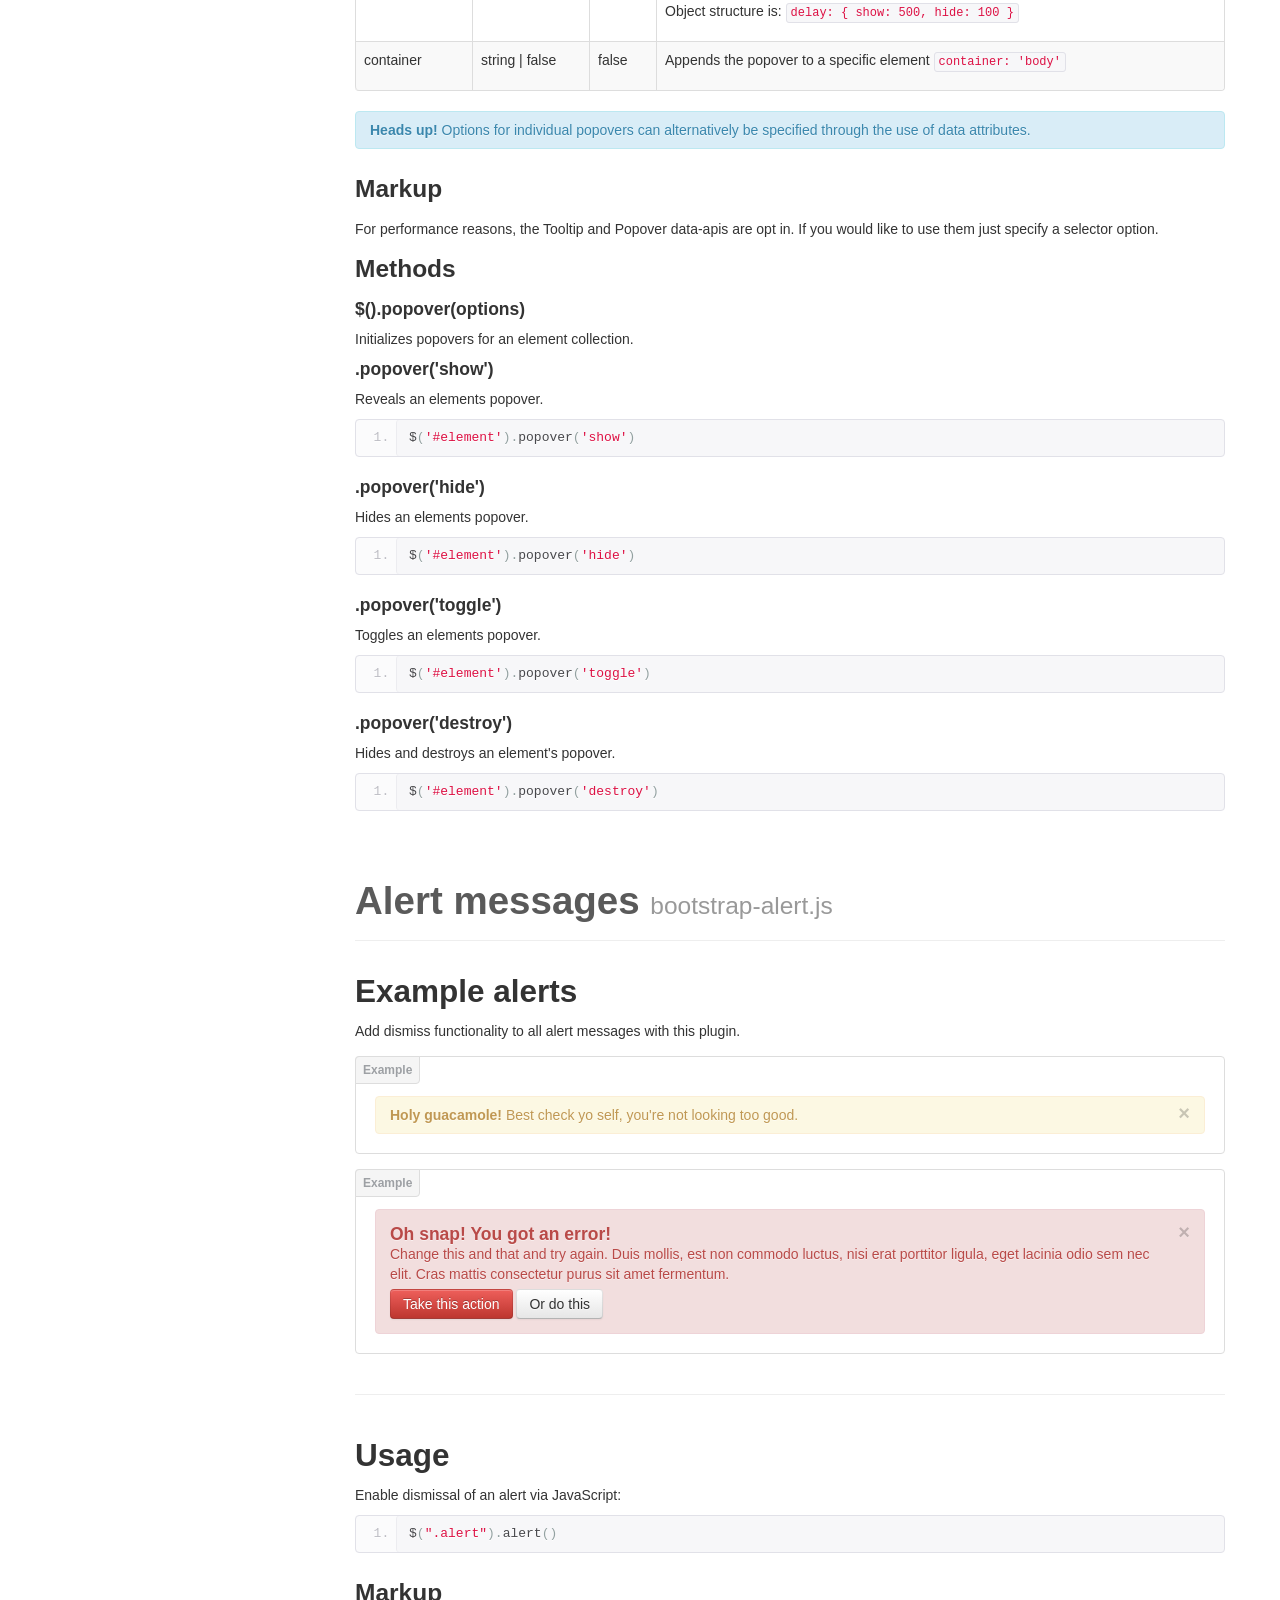
<file: assets/javascript.html>
<!DOCTYPE html>
<html lang="en">
  <head>
    <meta charset="utf-8">
    <title>Javascript · Bootstrap</title>
    <meta name="viewport" content="width=device-width, initial-scale=1.0">
    <meta name="description" content="">
    <meta name="author" content="">

    <!-- Le styles -->
    <link href="css/bootstrap.css" rel="stylesheet">
    <link href="css/bootstrap-responsive.css" rel="stylesheet">
    <link href="css/docs.css" rel="stylesheet">
    <link href="css/tm_docs.css" rel="stylesheet">
    <link href="css/prettify.css" rel="stylesheet">

    <!-- Le HTML5 shim, for IE6-8 support of HTML5 elements -->
    <!--[if lt IE 9]>
    <link href="css/ie.css" rel="stylesheet">
      <script src="js/html5shiv.js"></script>
    <![endif]-->
<!-- Le fav and touch icons -->
    <link rel="apple-touch-icon-precomposed" sizes="144x144" href="img/ico/apple-touch-icon-144-precomposed.png">
    <link rel="apple-touch-icon-precomposed" sizes="114x114" href="img/ico/apple-touch-icon-114-precomposed.png">
      <link rel="apple-touch-icon-precomposed" sizes="72x72" href="img/ico/apple-touch-icon-72-precomposed.png">
                    <link rel="apple-touch-icon-precomposed" href="img/ico/apple-touch-icon-57-precomposed.png">
                                   <link rel="shortcut icon" href="img/ico/favicon.png">
  </head>


  <body data-spy="scroll" data-target=".bs-docs-sidebar">

    <!-- Navbar
    ================================================== -->
    <div class="navbar navbar-inverse navbar-fixed-top" id="advanced">
      <span class="trigger"><strong></strong><em></em></span>
      <div class="navbar-inner">
        <div class="container">
          <button type="button" class="btn btn-navbar" data-toggle="collapse" data-target=".nav-collapse">
            <span class="icon-bar"></span>
            <span class="icon-bar"></span>
            <span class="icon-bar"></span>
          </button>
          <a class="brand" href="scaffolding.html">Bootstrap</a>
          <div class="nav-collapse collapse">
            <ul class="nav">
              <li class="home">
                <a href="../index.html"><img src="img/tm/tm_home.png" alt=""></a>
              </li>
              <li class="divider-vertical"></li>
              <li class="">
                <a href="scaffolding.html">Scaffolding</a>
              </li>
              <li class="">
                <a href="base-css.html">Base CSS</a>
              </li>
              <li class="">
                <a href="components.html">Components</a>
              </li>
              <li class="active">
                <a href="javascript.html">Javascript</a>
              </li>
              <li class="divider-vertical"></li>
              <li class="dropdown">
                <a href="#" class="dropdown-toggle" data-toggle="dropdown">TM add-ons <b class="caret"></b></a>
                <ul class="dropdown-menu">
                  <li><a href="../404.html">Pages</a>
                    <ul>  
                      <li><a href="under_construction.html">Under Construction</a></li>
                      <li><a href="intro.html">Intro Page</a></li>
                      <li><a href="../404.html">404 page</a></li>
                    </ul>
                  </li>
                  <li><a href="portfolio.html">Portfolio</a></li>
                  <li><a href="slider.html">Slider</a></li>
                  <li><a href="social_media.html">Social and Media<br> Sharing</a></li>
                  <li><a href="css3.html">CSS3 Tricks</a></li>
                </ul>
              </li>
            </ul>
          </div>
        </div>
      </div>
    </div>

<!-- Subhead
================================================== -->
<header class="jumbotron subhead">
  <div class="container">
    <h1>JavaScript</h1>
    <p class="lead">Bring Bootstrap's components to life&mdash;now with 13 custom jQuery plugins.
  </div>
</header>

  <div class="container">

    <!-- Docs nav
    ================================================== -->
    <div class="row">
      <div class="span3 bs-docs-sidebar">
        <ul class="nav nav-list bs-docs-sidenav">
          <li><a href="#overview"><i class="icon-chevron-right"></i> Overview</a></li>
          <li><a href="#transitions"><i class="icon-chevron-right"></i> Transitions</a></li>
          <li><a href="#modals"><i class="icon-chevron-right"></i> Modal</a></li>
          <li><a href="#dropdowns"><i class="icon-chevron-right"></i> Dropdown</a></li>
          <li><a href="#scrollspy"><i class="icon-chevron-right"></i> Scrollspy</a></li>
          <li><a href="#tabs"><i class="icon-chevron-right"></i> Tab</a></li>
          <li><a href="#tooltips"><i class="icon-chevron-right"></i> Tooltip</a></li>
          <li><a href="#popovers"><i class="icon-chevron-right"></i> Popover</a></li>
          <li><a href="#alerts"><i class="icon-chevron-right"></i> Alert</a></li>
          <li><a href="#buttons"><i class="icon-chevron-right"></i> Button</a></li>
          <li><a href="#collapse"><i class="icon-chevron-right"></i> Collapse</a></li>
          <li><a href="#carousel"><i class="icon-chevron-right"></i> Carousel</a></li>
          <li><a href="#typeahead"><i class="icon-chevron-right"></i> Typeahead</a></li>
          <li><a href="#affix"><i class="icon-chevron-right"></i> Affix</a></li>
        </ul>
      </div>
      <div class="span9">


        <!-- Overview
        ================================================== -->
        <section id="overview">
          <div class="page-header">
            <h1>JavaScript in Bootstrap</h1>
          </div>

          <h3>Individual or compiled</h3>
          <p>Plugins can be included individually (though some have required dependencies), or all at once. Both <strong>bootstrap.js</strong> and <strong>bootstrap.min.js</strong> contain all plugins in a single file.</p>

          <h3>Data attributes</h3>
          <p>You can use all Bootstrap plugins purely through the markup API without writing a single line of JavaScript. This is Bootstrap's first class API and should be your first consideration when using a plugin.</p>

          <p>That said, in some situations it may be desirable to turn this functionality off. Therefore, we also provide the ability to disable the data attribute API by unbinding all events on the body namespaced with `'data-api'`. This looks like this:
          <pre class="prettyprint linenums">$('body').off('.data-api')</pre>

          <p>Alternatively, to target a specific plugin, just include the plugin's name as a namespace along with the data-api namespace like this:</p>
          <pre class="prettyprint linenums">$('body').off('.alert.data-api')</pre>

          <h3>Programmatic API</h3>
          <p>We also believe you should be able to use all Bootstrap plugins purely through the JavaScript API. All public APIs are single, chainable methods, and return the collection acted upon.</p>
          <pre class="prettyprint linenums">$(".btn.danger").button("toggle").addClass("fat")</pre>
          <p>All methods should accept an optional options object, a string which targets a particular method, or nothing (which initiates a plugin with default behavior):</p>
<pre class="prettyprint linenums">
$("#myModal").modal()                       // initialized with defaults
$("#myModal").modal({ keyboard: false })   // initialized with no keyboard
$("#myModal").modal('show')                // initializes and invokes show immediately</p>
</pre>
          <p>Each plugin also exposes its raw constructor on a `Constructor` property: <code>$.fn.popover.Constructor</code>. If you'd like to get a particular plugin instance, retrieve it directly from an element: <code>$('[rel=popover]').data('popover')</code>.</p>

          <h3>No Conflict</h3>
          <p>Sometimes it is necessary to use Bootstrap plugins with other UI frameworks. In these circumstances,  namespace collisions can occasionally occur. If this happens, you may call <code>.noConflict</code> on the plugin you wish to revert the value of.</p>

<pre class="prettyprint linenums">
var bootstrapButton = $.fn.button.noConflict() // return $.fn.button to previously assigned value
$.fn.bootstrapBtn = bootstrapButton            // give $().bootstrapBtn the bootstrap functionality
</pre>

          <h3>Events</h3>
          <p>Bootstrap provides custom events for most plugin's unique actions. Generally, these come in an infinitive and past participle form - where the infinitive (ex. <code>show</code>) is triggered at the start of an event, and its past participle form (ex. <code>shown</code>) is trigger on the completion of an action.</p>
          <p>All infinitive events provide preventDefault functionality. This provides the ability to stop the execution of an action before it starts.</p>
<pre class="prettyprint linenums">
$('#myModal').on('show', function (e) {
    if (!data) return e.preventDefault() // stops modal from being shown
})
</pre>
        </section>



        <!-- Transitions
        ================================================== -->
        <section id="transitions">
          <div class="page-header">
            <h1>Transitions <small>bootstrap-transition.js</small></h1>
          </div>
          <h3>About transitions</h3>
          <p>For simple transition effects, include <strong>bootstrap-transition.js</strong> once alongside the other JS files. If you're using the compiled (or minified) <strong>bootstrap.js</strong>, there is no need to include this&mdash;it's already there.</p>
          <h3>Use cases</h3>
          <p>A few examples of the transition plugin:</p>
          <ul>
            <li>Sliding or fading in modals</li>
            <li>Fading out tabs</li>
            <li>Fading out alerts</li>
            <li>Sliding carousel panes</li>
          </ul>

        </section>



        <!-- Modal
        ================================================== -->
        <section id="modals">
          <div class="page-header">
            <h1>Modals <small>bootstrap-modal.js</small></h1>
          </div>


          <h2>Examples</h2>
          <p>Modals are streamlined, but flexible, dialog prompts with the minimum required functionality and smart defaults.</p>

          <h3>Static example</h3>
          <p>A rendered modal with header, body, and set of actions in the footer.</p>
          <div class="bs-docs-example" style="background-color: #f5f5f5;">
            <div class="modal" style="position: relative; top: auto; left: auto; right: auto; margin: 0 auto 20px; z-index: 1; max-width: 100%;">
              <div class="modal-header">
                <button type="button" class="close" data-dismiss="modal" aria-hidden="true">&times;</button>
                <h3>Modal header</h3>
              </div>
              <div class="modal-body">
                <p>One fine body&hellip;</p>
              </div>
              <div class="modal-footer">
                <a href="#" class="btn">Close</a>
                <a href="#" class="btn btn-primary">Save changes</a>
              </div>
            </div>
          </div>
<pre class="prettyprint linenums">
&lt;div class="modal hide fade"&gt;
  &lt;div class="modal-header"&gt;
    &lt;button type="button" class="close" data-dismiss="modal" aria-hidden="true"&gt;&amp;times;&lt;/button&gt;
    &lt;h3&gt;Modal header&lt;/h3&gt;
  &lt;/div&gt;
  &lt;div class="modal-body"&gt;
    &lt;p&gt;One fine body&hellip;&lt;/p&gt;
  &lt;/div&gt;
  &lt;div class="modal-footer"&gt;
    &lt;a href="#" class="btn"&gt;Close&lt;/a&gt;
    &lt;a href="#" class="btn btn-primary"&gt;Save changes&lt;/a&gt;
  &lt;/div&gt;
&lt;/div&gt;
</pre>

          <h3>Live demo</h3>
          <p>Toggle a modal via JavaScript by clicking the button below. It will slide down and fade in from the top of the page.</p>
          <!-- sample modal content -->
          <div id="myModal" class="modal hide fade" tabindex="-1" role="dialog" aria-labelledby="myModalLabel" aria-hidden="true">
            <div class="modal-header">
              <button type="button" class="close" data-dismiss="modal" aria-hidden="true">&times;</button>
              <h3 id="myModalLabel">Modal Heading</h3>
            </div>
            <div class="modal-body">
              <h4>Text in a modal</h4>
              <p>Duis mollis, est non commodo luctus, nisi erat porttitor ligula, eget lacinia odio sem.</p>

              <h4>Popover in a modal</h4>
              <p>This <a href="#" role="button" class="btn popover-test" title="A Title" data-content="And here's some amazing content. It's very engaging. right?">button</a> should trigger a popover on click.</p>

              <h4>Tooltips in a modal</h4>
              <p><a href="#" class="tooltip-test" title="Tooltip">This link</a> and <a href="#" class="tooltip-test" title="Tooltip">that link</a> should have tooltips on hover.</p>

              <hr>

              <h4>Overflowing text to show optional scrollbar</h4>
              <p>We set a fixed <code>max-height</code> on the <code>.modal-body</code>. Watch it overflow with all this extra lorem ipsum text we've included.</p>
              <p>Cras mattis consectetur purus sit amet fermentum. Cras justo odio, dapibus ac facilisis in, egestas eget quam. Morbi leo risus, porta ac consectetur ac, vestibulum at eros.</p>
              <p>Praesent commodo cursus magna, vel scelerisque nisl consectetur et. Vivamus sagittis lacus vel augue laoreet rutrum faucibus dolor auctor.</p>
              <p>Aenean lacinia bibendum nulla sed consectetur. Praesent commodo cursus magna, vel scelerisque nisl consectetur et. Donec sed odio dui. Donec ullamcorper nulla non metus auctor fringilla.</p>
              <p>Cras mattis consectetur purus sit amet fermentum. Cras justo odio, dapibus ac facilisis in, egestas eget quam. Morbi leo risus, porta ac consectetur ac, vestibulum at eros.</p>
              <p>Praesent commodo cursus magna, vel scelerisque nisl consectetur et. Vivamus sagittis lacus vel augue laoreet rutrum faucibus dolor auctor.</p>
              <p>Aenean lacinia bibendum nulla sed consectetur. Praesent commodo cursus magna, vel scelerisque nisl consectetur et. Donec sed odio dui. Donec ullamcorper nulla non metus auctor fringilla.</p>
            </div>
            <div class="modal-footer">
              <button class="btn" data-dismiss="modal">Close</button>
              <button class="btn btn-primary">Save changes</button>
            </div>
          </div>
          <div class="bs-docs-example" style="padding-bottom: 24px;">
            <a data-toggle="modal" href="#myModal" class="btn btn-primary btn-large">Launch demo modal</a>
          </div>
<pre class="prettyprint linenums">
&lt!-- Button to trigger modal --&gt;
&lt;a href="#myModal" role="button" class="btn" data-toggle="modal"&gt;Launch demo modal&lt;/a&gt;

&lt!-- Modal --&gt;
&lt;div id="myModal" class="modal hide fade" tabindex="-1" role="dialog" aria-labelledby="myModalLabel" aria-hidden="true"&gt;
  &lt;div class="modal-header"&gt;
    &lt;button type="button" class="close" data-dismiss="modal" aria-hidden="true"&gt;&times;&lt;/button&gt;
    &lt;h3 id="myModalLabel"&gt;Modal header&lt;/h3&gt;
  &lt;/div&gt;
  &lt;div class="modal-body"&gt;
    &lt;p&gt;One fine body&hellip;&lt;/p&gt;
  &lt;/div&gt;
  &lt;div class="modal-footer"&gt;
    &lt;button class="btn" data-dismiss="modal" aria-hidden="true"&gt;Close&lt;/button&gt;
    &lt;button class="btn btn-primary"&gt;Save changes&lt;/button&gt;
  &lt;/div&gt;
&lt;/div&gt;
</pre>


          <hr class="bs-docs-separator">


          <h2>Usage</h2>

          <h3>Via data attributes</h3>
          <p>Activate a modal without writing JavaScript. Set <code>data-toggle="modal"</code> on a controller element, like a button, along with a <code>data-target="#foo"</code> or <code>href="#foo"</code> to target a specific modal to toggle.</p>
          <pre class="prettyprint linenums">&lt;button type="button" data-toggle="modal" data-target="#myModal"&gt;Launch modal&lt;/button&gt;</pre>

          <h3>Via JavaScript</h3>
          <p>Call a modal with id <code>myModal</code> with a single line of JavaScript:</p>
          <pre class="prettyprint linenums">$('#myModal').modal(options)</pre>

          <h3>Options</h3>
          <p>Options can be passed via data attributes or JavaScript. For data attributes, append the option name to <code>data-</code>, as in <code>data-backdrop=""</code>.</p>
          <table class="table table-bordered table-striped">
            <thead>
             <tr>
               <th style="width: 100px;">Name</th>
               <th style="width: 50px;">type</th>
               <th style="width: 50px;">default</th>
               <th>description</th>
             </tr>
            </thead>
            <tbody>
             <tr>
               <td>backdrop</td>
               <td>boolean</td>
               <td>true</td>
               <td>Includes a modal-backdrop element. Alternatively, specify <code>static</code> for a backdrop which doesn't close the modal on click.</td>
             </tr>
             <tr>
               <td>keyboard</td>
               <td>boolean</td>
               <td>true</td>
               <td>Closes the modal when escape key is pressed</td>
             </tr>
             <tr>
               <td>show</td>
               <td>boolean</td>
               <td>true</td>
               <td>Shows the modal when initialized.</td>
             </tr>
             <tr>
               <td>remote</td>
               <td>path</td>
               <td>false</td>
               <td><p>If a remote url is provided, content will be loaded via jQuery's <code>load</code> method and injected into the <code>.modal-body</code>. If you're using the data api, you may alternatively use the <code>href</code> tag to specify the remote source. An example of this is shown below:</p>
              <pre class="prettyprint linenums"><code>&lt;a data-toggle="modal" href="remote.html" data-target="#modal"&gt;click me&lt;/a&gt;</code></pre></td>
             </tr>
            </tbody>
          </table>

          <h3>Methods</h3>
          <h4>.modal(options)</h4>
          <p>Activates your content as a modal. Accepts an optional options <code>object</code>.</p>
<pre class="prettyprint linenums">
$('#myModal').modal({
  keyboard: false
})
</pre>
          <h4>.modal('toggle')</h4>
          <p>Manually toggles a modal.</p>
          <pre class="prettyprint linenums">$('#myModal').modal('toggle')</pre>
          <h4>.modal('show')</h4>
          <p>Manually opens a modal.</p>
          <pre class="prettyprint linenums">$('#myModal').modal('show')</pre>
          <h4>.modal('hide')</h4>
          <p>Manually hides a modal.</p>
          <pre class="prettyprint linenums">$('#myModal').modal('hide')</pre>
          <h3>Events</h3>
          <p>Bootstrap's modal class exposes a few events for hooking into modal functionality.</p>
          <table class="table table-bordered table-striped">
            <thead>
             <tr>
               <th style="width: 150px;">Event</th>
               <th>Description</th>
             </tr>
            </thead>
            <tbody>
             <tr>
               <td>show</td>
               <td>This event fires immediately when the <code>show</code> instance method is called.</td>
             </tr>
             <tr>
               <td>shown</td>
               <td>This event is fired when the modal has been made visible to the user (will wait for css transitions to complete).</td>
             </tr>
             <tr>
               <td>hide</td>
               <td>This event is fired immediately when the <code>hide</code> instance method has been called.</td>
             </tr>
             <tr>
               <td>hidden</td>
               <td>This event is fired when the modal has finished being hidden from the user (will wait for css transitions to complete).</td>
             </tr>
            </tbody>
          </table>
<pre class="prettyprint linenums">
$('#myModal').on('hidden', function () {
  // do something…
})
</pre>
        </section>



        <!-- Dropdowns
        ================================================== -->
        <section id="dropdowns">
          <div class="page-header">
            <h1>Dropdowns <small>bootstrap-dropdown.js</small></h1>
          </div>


          <h2>Examples</h2>
          <p>Add dropdown menus to nearly anything with this simple plugin, including the navbar, tabs, and pills.</p>

          <h3>Within a navbar</h3>
          <div class="bs-docs-example">
            <div id="navbar-example" class="navbar navbar-static">
              <div class="navbar-inner">
                <div class="container" style="width: auto;">
                  <a class="brand" href="#">Project Name</a>
                  <ul class="nav" role="navigation">
                    <li class="dropdown">
                      <a id="drop1" href="#" role="button" class="dropdown-toggle" data-toggle="dropdown">Dropdown <b class="caret"></b></a>
                      <ul class="dropdown-menu" role="menu" aria-labelledby="drop1">
                        <li role="presentation"><a role="menuitem" tabindex="-1" href="http://google.com">Action</a></li>
                        <li role="presentation"><a role="menuitem" tabindex="-1" href="#anotherAction">Another action</a></li>
                        <li role="presentation"><a role="menuitem" tabindex="-1" href="#">Something else here</a></li>
                        <li role="presentation" class="divider"></li>
                        <li role="presentation"><a role="menuitem" tabindex="-1" href="#">Separated link</a></li>
                      </ul>
                    </li>
                    <li class="dropdown">
                      <a href="#" id="drop2" role="button" class="dropdown-toggle" data-toggle="dropdown">Dropdown 2 <b class="caret"></b></a>
                      <ul class="dropdown-menu" role="menu" aria-labelledby="drop2">
                        <li role="presentation"><a role="menuitem" tabindex="-1" href="#">Action</a></li>
                        <li role="presentation"><a role="menuitem" tabindex="-1" href="#">Another action</a></li>
                        <li role="presentation"><a role="menuitem" tabindex="-1" href="#">Something else here</a></li>
                        <li role="presentation" class="divider"></li>
                        <li role="presentation"><a role="menuitem" tabindex="-1" href="#">Separated link</a></li>
                      </ul>
                    </li>
                  </ul>
                  <ul class="nav pull-right">
                    <li id="fat-menu" class="dropdown">
                      <a href="#" id="drop3" role="button" class="dropdown-toggle" data-toggle="dropdown">Dropdown 3 <b class="caret"></b></a>
                      <ul class="dropdown-menu" role="menu" aria-labelledby="drop3">
                        <li role="presentation"><a role="menuitem" tabindex="-1" href="#">Action</a></li>
                        <li role="presentation"><a role="menuitem" tabindex="-1" href="#">Another action</a></li>
                        <li role="presentation"><a role="menuitem" tabindex="-1" href="#">Something else here</a></li>
                        <li role="presentation" class="divider"></li>
                        <li role="presentation"><a role="menuitem" tabindex="-1" href="#">Separated link</a></li>
                      </ul>
                    </li>
                  </ul>
                </div>
              </div>
            </div> <!-- /navbar-example -->
          </div> 

          <h3>Within tabs</h3>
          <div class="bs-docs-example">
            <ul class="nav nav-pills">
              <li class="active"><a href="#">Regular link</a></li>
              <li class="dropdown">
                <a class="dropdown-toggle" id="drop4" role="button" data-toggle="dropdown" href="#">Dropdown <b class="caret"></b></a>
                <ul id="menu1" class="dropdown-menu" role="menu" aria-labelledby="drop4">
                  <li role="presentation"><a role="menuitem" tabindex="-1" href="#">Action</a></li>
                  <li role="presentation"><a role="menuitem" tabindex="-1" href="#">Another action</a></li>
                  <li role="presentation"><a role="menuitem" tabindex="-1" href="#">Something else here</a></li>
                  <li role="presentation" class="divider"></li>
                  <li role="presentation"><a role="menuitem" tabindex="-1" href="#">Separated link</a></li>
                </ul>
              </li>
              <li class="dropdown">
                <a class="dropdown-toggle" id="drop5" role="button" data-toggle="dropdown" href="#">Dropdown 2 <b class="caret"></b></a>
                <ul id="menu2" class="dropdown-menu" role="menu" aria-labelledby="drop5">
                  <li role="presentation"><a role="menuitem" tabindex="-1" href="#">Action</a></li>
                  <li role="presentation"><a role="menuitem" tabindex="-1" href="#">Another action</a></li>
                  <li role="presentation"><a role="menuitem" tabindex="-1" href="#">Something else here</a></li>
                  <li role="presentation" class="divider"></li>
                  <li role="presentation"><a role="menuitem" tabindex="-1" href="#">Separated link</a></li>
                </ul>
              </li>
              <li class="dropdown">
                <a class="dropdown-toggle" id="drop5" role="button" data-toggle="dropdown" href="#">Dropdown 3 <b class="caret"></b></a>
                <ul id="menu3" class="dropdown-menu" role="menu" aria-labelledby="drop5">
                  <li role="presentation"><a role="menuitem" tabindex="-1" href="#">Action</a></li>
                  <li role="presentation"><a role="menuitem" tabindex="-1" href="#">Another action</a></li>
                  <li role="presentation"><a role="menuitem" tabindex="-1" href="#">Something else here</a></li>
                  <li role="presentation" class="divider"></li>
                  <li role="presentation"><a role="menuitem" tabindex="-1" href="#">Separated link</a></li>
                </ul>
              </li>
            </ul> <!-- /tabs -->
          </div> 


          <hr class="bs-docs-separator">


          <h2>Usage</h2>

          <h3>Via data attributes</h3>
          <p>Add <code>data-toggle="dropdown"</code> to a link or button to toggle a dropdown.</p>
<pre class="prettyprint linenums">
&lt;div class="dropdown"&gt;
  &lt;a class="dropdown-toggle" data-toggle="dropdown" href="#"&gt;Dropdown trigger&lt;/a&gt;
  &lt;ul class="dropdown-menu" role="menu" aria-labelledby="dLabel"&gt;
    ...
  &lt;/ul&gt;
&lt;/div&gt;
</pre>
          <p>To keep URLs intact, use the <code>data-target</code> attribute instead of <code>href="#"</code>.</p>
<pre class="prettyprint linenums">
&lt;div class="dropdown"&gt;
  &lt;a class="dropdown-toggle" id="dLabel" role="button" data-toggle="dropdown" data-target="#" href="/page.html"&gt;
    Dropdown
    &lt;b class="caret"&gt;&lt;/b&gt;
  &lt;/a&gt;
  &lt;ul class="dropdown-menu" role="menu" aria-labelledby="dLabel"&gt;
    ...
  &lt;/ul&gt;
&lt;/div&gt;
</pre>

          <h3>Via JavaScript</h3>
          <p>Call the dropdowns via JavaScript:</p>
          <pre class="prettyprint linenums">$('.dropdown-toggle').dropdown()</pre>

          <h3>Options</h3>
          <p><em>None</em></p>

          <h3>Methods</h3>
          <h4>$().dropdown('toggle')</h4>
          <p>A programmatic api for toggling menus for a given navbar or tabbed navigation.</p>
        </section>



        <!-- ScrollSpy
        ================================================== -->
        <section id="scrollspy">
          <div class="page-header">
            <h1>ScrollSpy <small>bootstrap-scrollspy.js</small></h1>
          </div>


          <h2>Example in navbar</h2>
          <p>The ScrollSpy plugin is for automatically updating nav targets based on scroll position. Scroll the area below the navbar and watch the active class change. The dropdown sub items will be highlighted as well.</p>
          <div class="bs-docs-example">
            <div id="navbarExample" class="navbar navbar-static">
              <div class="navbar-inner">
                <div class="container" style="width: auto;">
                  <a class="brand" href="#">Project Name</a>
                  <ul class="nav">
                    <li><a href="#fat">@fat</a></li>
                    <li><a href="#mdo">@mdo</a></li>
                    <li class="dropdown">
                      <a href="#" class="dropdown-toggle" data-toggle="dropdown">Dropdown <b class="caret"></b></a>
                      <ul class="dropdown-menu">
                        <li><a href="#one">one</a></li>
                        <li><a href="#two">two</a></li>
                        <li class="divider"></li>
                        <li><a href="#three">three</a></li>
                      </ul>
                    </li>
                  </ul>
                </div>
              </div>
            </div>
            <div data-spy="scroll" data-target="#navbarExample" data-offset="0" class="scrollspy-example">
              <h4 id="fat">@fat</h4>
              <p>Ad leggings keytar, brunch id art party dolor labore. Pitchfork yr enim lo-fi before they sold out qui. Tumblr farm-to-table bicycle rights whatever. Anim keffiyeh carles cardigan. Velit seitan mcsweeney's photo booth 3 wolf moon irure. Cosby sweater lomo jean shorts, williamsburg hoodie minim qui you probably haven't heard of them et cardigan trust fund culpa biodiesel wes anderson aesthetic. Nihil tattooed accusamus, cred irony biodiesel keffiyeh artisan ullamco consequat.</p>
              <h4 id="mdo">@mdo</h4>
              <p>Veniam marfa mustache skateboard, adipisicing fugiat velit pitchfork beard. Freegan beard aliqua cupidatat mcsweeney's vero. Cupidatat four loko nisi, ea helvetica nulla carles. Tattooed cosby sweater food truck, mcsweeney's quis non freegan vinyl. Lo-fi wes anderson +1 sartorial. Carles non aesthetic exercitation quis gentrify. Brooklyn adipisicing craft beer vice keytar deserunt.</p>
              <h4 id="one">one</h4>
              <p>Occaecat commodo aliqua delectus. Fap craft beer deserunt skateboard ea. Lomo bicycle rights adipisicing banh mi, velit ea sunt next level locavore single-origin coffee in magna veniam. High life id vinyl, echo park consequat quis aliquip banh mi pitchfork. Vero VHS est adipisicing. Consectetur nisi DIY minim messenger bag. Cred ex in, sustainable delectus consectetur fanny pack iphone.</p>
              <h4 id="two">two</h4>
              <p>In incididunt echo park, officia deserunt mcsweeney's proident master cleanse thundercats sapiente veniam. Excepteur VHS elit, proident shoreditch +1 biodiesel laborum craft beer. Single-origin coffee wayfarers irure four loko, cupidatat terry richardson master cleanse. Assumenda you probably haven't heard of them art party fanny pack, tattooed nulla cardigan tempor ad. Proident wolf nesciunt sartorial keffiyeh eu banh mi sustainable. Elit wolf voluptate, lo-fi ea portland before they sold out four loko. Locavore enim nostrud mlkshk brooklyn nesciunt.</p>
              <h4 id="three">three</h4>
              <p>Ad leggings keytar, brunch id art party dolor labore. Pitchfork yr enim lo-fi before they sold out qui. Tumblr farm-to-table bicycle rights whatever. Anim keffiyeh carles cardigan. Velit seitan mcsweeney's photo booth 3 wolf moon irure. Cosby sweater lomo jean shorts, williamsburg hoodie minim qui you probably haven't heard of them et cardigan trust fund culpa biodiesel wes anderson aesthetic. Nihil tattooed accusamus, cred irony biodiesel keffiyeh artisan ullamco consequat.</p>
              <p>Keytar twee blog, culpa messenger bag marfa whatever delectus food truck. Sapiente synth id assumenda. Locavore sed helvetica cliche irony, thundercats you probably haven't heard of them consequat hoodie gluten-free lo-fi fap aliquip. Labore elit placeat before they sold out, terry richardson proident brunch nesciunt quis cosby sweater pariatur keffiyeh ut helvetica artisan. Cardigan craft beer seitan readymade velit. VHS chambray laboris tempor veniam. Anim mollit minim commodo ullamco thundercats.
              </p>
            </div>
          </div>


          <hr class="bs-docs-separator">


          <h2>Usage</h2>

          <h3>Via data attributes</h3>
          <p>To easily add scrollspy behavior to your topbar navigation, just add <code>data-spy="scroll"</code> to the element you want to spy on (most typically this would be the body) and <code>data-target=".navbar"</code> to select which nav to use. You'll want to use scrollspy with a <code>.nav</code> component.</p>
          <pre class="prettyprint linenums">&lt;body data-spy="scroll" data-target=".navbar"&gt;...&lt;/body&gt;</pre>

          <h3>Via JavaScript</h3>
          <p>Call the scrollspy via JavaScript:</p>
          <pre class="prettyprint linenums">$('#navbar').scrollspy()</pre>

          <div class="alert alert-info">
            <strong>Heads up!</strong>
            Navbar links must have resolvable id targets. For example, a <code>&lt;a href="#home"&gt;home&lt;/a&gt;</code> must correspond to something in the dom like <code>&lt;div id="home"&gt;&lt;/div&gt;</code>.
          </div>

          <h3>Methods</h3>
          <h4>.scrollspy('refresh')</h4>
          <p>When using scrollspy in conjunction with adding or removing of elements from the DOM, you'll need to call the refresh method like so:</p>
<pre class="prettyprint linenums">
$('[data-spy="scroll"]').each(function () {
  var $spy = $(this).scrollspy('refresh')
});
</pre>

          <h3>Options</h3>
          <p>Options can be passed via data attributes or JavaScript. For data attributes, append the option name to <code>data-</code>, as in <code>data-offset=""</code>.</p>
          <table class="table table-bordered table-striped">
            <thead>
             <tr>
               <th style="width: 100px;">Name</th>
               <th style="width: 100px;">type</th>
               <th style="width: 50px;">default</th>
               <th>description</th>
             </tr>
            </thead>
            <tbody>
             <tr>
               <td>offset</td>
               <td>number</td>
               <td>10</td>
               <td>Pixels to offset from top when calculating position of scroll.</td>
             </tr>
            </tbody>
          </table>

          <h3>Events</h3>
          <table class="table table-bordered table-striped">
            <thead>
             <tr>
               <th style="width: 150px;">Event</th>
               <th>Description</th>
             </tr>
            </thead>
            <tbody>
             <tr>
               <td>activate</td>
               <td>This event fires whenever a new item becomes activated by the scrollspy.</td>
            </tr>
            </tbody>
          </table>
        </section>



        <!-- Tabs
        ================================================== -->
        <section id="tabs">
          <div class="page-header">
            <h1>Togglable tabs <small>bootstrap-tab.js</small></h1>
          </div>


          <h2>Example tabs</h2>
          <p>Add quick, dynamic tab functionality to transition through panes of local content, even via dropdown menus.</p>
          <div class="bs-docs-example">
            <ul id="myTab" class="nav nav-tabs">
              <li class="active"><a href="#home" data-toggle="tab">Home</a></li>
              <li><a href="#profile" data-toggle="tab">Profile</a></li>
              <li class="dropdown">
                <a href="#" class="dropdown-toggle" data-toggle="dropdown">Dropdown <b class="caret"></b></a>
                <ul class="dropdown-menu">
                  <li><a href="#dropdown1" data-toggle="tab">@fat</a></li>
                  <li><a href="#dropdown2" data-toggle="tab">@mdo</a></li>
                </ul>
              </li>
            </ul>
            <div id="myTabContent" class="tab-content">
              <div class="tab-pane fade in active" id="home">
                <p>Raw denim you probably haven't heard of them jean shorts Austin. Nesciunt tofu stumptown aliqua, retro synth master cleanse. Mustache cliche tempor, williamsburg carles vegan helvetica. Reprehenderit butcher retro keffiyeh dreamcatcher synth. Cosby sweater eu banh mi, qui irure terry richardson ex squid. Aliquip placeat salvia cillum iphone. Seitan aliquip quis cardigan american apparel, butcher voluptate nisi qui.</p>
              </div>
              <div class="tab-pane fade" id="profile">
                <p>Food truck fixie locavore, accusamus mcsweeney's marfa nulla single-origin coffee squid. Exercitation +1 labore velit, blog sartorial PBR leggings next level wes anderson artisan four loko farm-to-table craft beer twee. Qui photo booth letterpress, commodo enim craft beer mlkshk aliquip jean shorts ullamco ad vinyl cillum PBR. Homo nostrud organic, assumenda labore aesthetic magna delectus mollit. Keytar helvetica VHS salvia yr, vero magna velit sapiente labore stumptown. Vegan fanny pack odio cillum wes anderson 8-bit, sustainable jean shorts beard ut DIY ethical culpa terry richardson biodiesel. Art party scenester stumptown, tumblr butcher vero sint qui sapiente accusamus tattooed echo park.</p>
              </div>
              <div class="tab-pane fade" id="dropdown1">
                <p>Etsy mixtape wayfarers, ethical wes anderson tofu before they sold out mcsweeney's organic lomo retro fanny pack lo-fi farm-to-table readymade. Messenger bag gentrify pitchfork tattooed craft beer, iphone skateboard locavore carles etsy salvia banksy hoodie helvetica. DIY synth PBR banksy irony. Leggings gentrify squid 8-bit cred pitchfork. Williamsburg banh mi whatever gluten-free, carles pitchfork biodiesel fixie etsy retro mlkshk vice blog. Scenester cred you probably haven't heard of them, vinyl craft beer blog stumptown. Pitchfork sustainable tofu synth chambray yr.</p>
              </div>
              <div class="tab-pane fade" id="dropdown2">
                <p>Trust fund seitan letterpress, keytar raw denim keffiyeh etsy art party before they sold out master cleanse gluten-free squid scenester freegan cosby sweater. Fanny pack portland seitan DIY, art party locavore wolf cliche high life echo park Austin. Cred vinyl keffiyeh DIY salvia PBR, banh mi before they sold out farm-to-table VHS viral locavore cosby sweater. Lomo wolf viral, mustache readymade thundercats keffiyeh craft beer marfa ethical. Wolf salvia freegan, sartorial keffiyeh echo park vegan.</p>
              </div>
            </div>
          </div>


          <hr class="bs-docs-separator">


          <h2>Usage</h2>
          <p>Enable tabbable tabs via JavaScript (each tab needs to be activated individually):</p>
<pre class="prettyprint linenums">
$('#myTab a').click(function (e) {
  e.preventDefault();
  $(this).tab('show');
})</pre>
          <p>You can activate individual tabs in several ways:</p>
<pre class="prettyprint linenums">
$('#myTab a[href="#profile"]').tab('show'); // Select tab by name
$('#myTab a:first').tab('show'); // Select first tab
$('#myTab a:last').tab('show'); // Select last tab
$('#myTab li:eq(2) a').tab('show'); // Select third tab (0-indexed)
</pre>

          <h3>Markup</h3>
          <p>You can activate a tab or pill navigation without writing any JavaScript by simply specifying <code>data-toggle="tab"</code> or <code>data-toggle="pill"</code> on an element. Adding the <code>nav</code> and <code>nav-tabs</code> classes to the tab <code>ul</code> will apply the Bootstrap tab styling.</p>
<pre class="prettyprint linenums">
&lt;ul class="nav nav-tabs"&gt;
  &lt;li&gt;&lt;a href="#home" data-toggle="tab"&gt;Home&lt;/a&gt;&lt;/li&gt;
  &lt;li&gt;&lt;a href="#profile" data-toggle="tab"&gt;Profile&lt;/a&gt;&lt;/li&gt;
  &lt;li&gt;&lt;a href="#messages" data-toggle="tab"&gt;Messages&lt;/a&gt;&lt;/li&gt;
  &lt;li&gt;&lt;a href="#settings" data-toggle="tab"&gt;Settings&lt;/a&gt;&lt;/li&gt;
&lt;/ul&gt;</pre>

          <h3>Methods</h3>
          <h4>$().tab</h4>
          <p>
            Activates a tab element and content container. Tab should have either a <code>data-target</code> or an <code>href</code> targeting a container node in the DOM.
          </p>
<pre class="prettyprint linenums">
&lt;ul class="nav nav-tabs" id="myTab"&gt;
  &lt;li class="active"&gt;&lt;a href="#home"&gt;Home&lt;/a&gt;&lt;/li&gt;
  &lt;li&gt;&lt;a href="#profile"&gt;Profile&lt;/a&gt;&lt;/li&gt;
  &lt;li&gt;&lt;a href="#messages"&gt;Messages&lt;/a&gt;&lt;/li&gt;
  &lt;li&gt;&lt;a href="#settings"&gt;Settings&lt;/a&gt;&lt;/li&gt;
&lt;/ul&gt;

&lt;div class="tab-content"&gt;
  &lt;div class="tab-pane active" id="home"&gt;...&lt;/div&gt;
  &lt;div class="tab-pane" id="profile"&gt;...&lt;/div&gt;
  &lt;div class="tab-pane" id="messages"&gt;...&lt;/div&gt;
  &lt;div class="tab-pane" id="settings"&gt;...&lt;/div&gt;
&lt;/div&gt;

&lt;script&gt;
  $(function () {
    $('#myTab a:last').tab('show');
  })
&lt;/script&gt;
</pre>

          <h3>Events</h3>
          <table class="table table-bordered table-striped">
            <thead>
             <tr>
               <th style="width: 150px;">Event</th>
               <th>Description</th>
             </tr>
            </thead>
            <tbody>
             <tr>
               <td>show</td>
               <td>This event fires on tab show, but before the new tab has been shown. Use <code>event.target</code> and <code>event.relatedTarget</code> to target the active tab and the previous active tab (if available) respectively.</td>
            </tr>
            <tr>
               <td>shown</td>
               <td>This event fires on tab show after a tab has been shown. Use <code>event.target</code> and <code>event.relatedTarget</code> to target the active tab and the previous active tab (if available) respectively.</td>
             </tr>
            </tbody>
          </table>
<pre class="prettyprint linenums">
$('a[data-toggle="tab"]').on('shown', function (e) {
  e.target // activated tab
  e.relatedTarget // previous tab
})
</pre>
        </section>


        <!-- Tooltips
        ================================================== -->
        <section id="tooltips">
          <div class="page-header">
            <h1>Tooltips <small>bootstrap-tooltip.js</small></h1>
          </div>


          <h2>Examples</h2>
          <p>Inspired by the excellent jQuery.tipsy plugin written by Jason Frame; Tooltips are an updated version, which don't rely on images, use CSS3 for animations, and data-attributes for local title storage.</p>
          <p>For performance reasons, the tooltip and popover data-apis are opt in, meaning <strong>you must initialize them yourself</strong>.</p>
          <p>Hover over the links below to see tooltips:</p>
          <div class="bs-docs-example tooltip-demo">
            <p class="muted" style="margin-bottom: 0;">Tight pants next level keffiyeh <a href="#" data-toggle="tooltip" title="Default tooltip">you probably</a> haven't heard of them. Photo booth beard raw denim letterpress vegan messenger bag stumptown. Farm-to-table seitan, mcsweeney's fixie sustainable quinoa 8-bit american apparel <a href="#" data-toggle="tooltip" title="Another tooltip">have a</a> terry richardson vinyl chambray. Beard stumptown, cardigans banh mi lomo thundercats. Tofu biodiesel williamsburg marfa, four loko mcsweeney's cleanse vegan chambray. A really ironic artisan <a href="#" data-toggle="tooltip" title="A much longer tooltip belongs right here to demonstrate the max-width we apply.">whatever keytar</a>, scenester farm-to-table banksy Austin <a href="#" data-toggle="tooltip" title="The last tip!">twitter handle</a> freegan cred raw denim single-origin coffee viral.
            </p>
          </div>

          <h3>Four directions</h3>
          <div class="bs-docs-example tooltip-demo">
            <ul class="bs-docs-tooltip-examples">
              <li><a href="#" data-toggle="tooltip" data-placement="top" title="Tooltip on top">Tooltip on top</a></li>
              <li><a href="#" data-toggle="tooltip" data-placement="right" title="Tooltip on right">Tooltip on right</a></li>
              <li><a href="#" data-toggle="tooltip" data-placement="bottom" title="Tooltip on bottom">Tooltip on bottom</a></li>
              <li><a href="#" data-toggle="tooltip" data-placement="left" title="Tooltip on left">Tooltip on left</a></li>
            </ul>
          </div>


          <h3>Tooltips in input groups</h3>
          <p>When using tooltips and popovers with the Bootstrap input groups, you'll have to set the <code>container</code> (documented below) option to avoid unwanted side effects.</p>

          <hr class="bs-docs-separator">


          <h2>Usage</h2>
          <p>Trigger the tooltip via JavaScript:</p>
          <pre class="prettyprint linenums">$('#example').tooltip(options)</pre>

          <h3>Options</h3>
          <p>Options can be passed via data attributes or JavaScript. For data attributes, append the option name to <code>data-</code>, as in <code>data-animation=""</code>.</p>
          <table class="table table-bordered table-striped">
            <thead>
             <tr>
               <th style="width: 100px;">Name</th>
               <th style="width: 100px;">type</th>
               <th style="width: 50px;">default</th>
               <th>description</th>
             </tr>
            </thead>
            <tbody>
             <tr>
               <td>animation</td>
               <td>boolean</td>
               <td>true</td>
               <td>apply a css fade transition to the tooltip</td>
             </tr>
             <tr>
               <td>html</td>
               <td>boolean</td>
               <td>false</td>
               <td>Insert html into the tooltip. If false, jquery's <code>text</code> method will be used to insert content into the dom. Use text if you're worried about XSS attacks.</td>
             </tr>
             <tr>
               <td>placement</td>
               <td>string | function</td>
               <td>'top'</td>
               <td>how to position the tooltip - top | bottom | left | right</td>
             </tr>
             <tr>
               <td>selector</td>
               <td>string</td>
               <td>false</td>
               <td>If a selector is provided, tooltip objects will be delegated to the specified targets.</td>
             </tr>
             <tr>
               <td>title</td>
               <td>string | function</td>
               <td>''</td>
               <td>default title value if `title` tag isn't present</td>
             </tr>
             <tr>
               <td>trigger</td>
               <td>string</td>
               <td>'hover focus'</td>
               <td>how tooltip is triggered - click | hover | focus | manual. Note you case pass trigger mutliple, space seperated, trigger types.</td>
             </tr>
             <tr>
               <td>delay</td>
               <td>number | object</td>
               <td>0</td>
               <td>
                <p>delay showing and hiding the tooltip (ms) - does not apply to manual trigger type</p>
                <p>If a number is supplied, delay is applied to both hide/show</p>
                <p>Object structure is: <code>delay: { show: 500, hide: 100 }</code></p>
               </td>
             </tr>
             <tr>
               <td>container</td>
               <td>string | false</td>
               <td>false</td>
               <td>
                <p>Appends the tooltip to a specific element <code>container: 'body'</code></p>
               </td>
             </tr>
            </tbody>
          </table>
          <div class="alert alert-info">
            <strong>Heads up!</strong>
            Options for individual tooltips can alternatively be specified through the use of data attributes.
          </div>

          <h3>Markup</h3>
          <pre class="prettyprint linenums">&lt;a href="#" data-toggle="tooltip" title="first tooltip"&gt;hover over me&lt;/a&gt;</pre>

          <h3>Methods</h3>
          <h4>$().tooltip(options)</h4>
          <p>Attaches a tooltip handler to an element collection.</p>
          <h4>.tooltip('show')</h4>
          <p>Reveals an element's tooltip.</p>
          <pre class="prettyprint linenums">$('#element').tooltip('show')</pre>
          <h4>.tooltip('hide')</h4>
          <p>Hides an element's tooltip.</p>
          <pre class="prettyprint linenums">$('#element').tooltip('hide')</pre>
          <h4>.tooltip('toggle')</h4>
          <p>Toggles an element's tooltip.</p>
          <pre class="prettyprint linenums">$('#element').tooltip('toggle')</pre>
          <h4>.tooltip('destroy')</h4>
          <p>Hides and destroys an element's tooltip.</p>
          <pre class="prettyprint linenums">$('#element').tooltip('destroy')</pre>
        </section>



      <!-- Popovers
      ================================================== -->
      <section id="popovers">
        <div class="page-header">
          <h1>Popovers <small>bootstrap-popover.js</small></h1>
        </div>

        <h2>Examples</h2>
        <p>Add small overlays of content, like those on the iPad, to any element for housing secondary information. Hover over the button to trigger the popover. <strong>Requires <a href="#tooltips">Tooltip</a> to be included.</strong></p>

        <h3>Static popover</h3>
        <p>Four options are available: top, right, bottom, and left aligned.</p>
        <div class="bs-docs-example bs-docs-example-popover">
          <div class="popover top">
            <div class="arrow"></div>
            <h3 class="popover-title">Popover top</h3>
            <div class="popover-content">
              <p>Sed posuere consectetur est at lobortis. Aenean eu leo quam. Pellentesque ornare sem lacinia quam venenatis vestibulum.</p>
            </div>
          </div>

          <div class="popover right">
            <div class="arrow"></div>
            <h3 class="popover-title">Popover right</h3>
            <div class="popover-content">
              <p>Sed posuere consectetur est at lobortis. Aenean eu leo quam. Pellentesque ornare sem lacinia quam venenatis vestibulum.</p>
            </div>
          </div>

          <div class="popover bottom">
            <div class="arrow"></div>
            <h3 class="popover-title">Popover bottom</h3>
            <div class="popover-content">
              <p>Sed posuere consectetur est at lobortis. Aenean eu leo quam. Pellentesque ornare sem lacinia quam venenatis vestibulum.</p>
            </div>
          </div>

          <div class="popover left">
            <div class="arrow"></div>
            <h3 class="popover-title">Popover left</h3>
            <div class="popover-content">
              <p>Sed posuere consectetur est at lobortis. Aenean eu leo quam. Pellentesque ornare sem lacinia quam venenatis vestibulum.</p>
            </div>
          </div>

          <div class="clearfix"></div>
        </div>
        <p>No markup shown as popovers are generated from JavaScript and content within a <code>data</code> attribute.</p>

        <h3>Live demo</h3>
        <div class="bs-docs-example" style="padding-bottom: 24px;">
          <a href="#" class="btn btn-large btn-danger" data-toggle="popover" title="A Title" data-content="And here's some amazing content. It's very engaging. right?">Click to toggle popover</a>
        </div>

        <h4>Four directions</h4>
        <div class="bs-docs-example tooltip-demo">
          <ul class="bs-docs-tooltip-examples">
            <li><a href="#" class="btn" data-toggle="popover" data-placement="top" data-content="Vivamus sagittis lacus vel augue laoreet rutrum faucibus." title="Popover on top">Popover on top</a></li>
            <li><a href="#" class="btn" data-toggle="popover" data-placement="right" data-content="Vivamus sagittis lacus vel augue laoreet rutrum faucibus." title="Popover on right">Popover on right</a></li>
            <li><a href="#" class="btn" data-toggle="popover" data-placement="bottom" data-content="Vivamus sagittis lacus vel augue laoreet rutrum faucibus." title="Popover on bottom">Popover on bottom</a></li>
            <li><a href="#" class="btn" data-toggle="popover" data-placement="left" data-content="Vivamus sagittis lacus vel augue laoreet rutrum faucibus." title="Popover on left">Popover on left</a></li>
          </ul>
        </div>


        <hr class="bs-docs-separator">


        <h2>Usage</h2>
        <p>Enable popovers via JavaScript:</p>
        <pre class="prettyprint linenums">$('#example').popover(options)</pre>

        <h3>Options</h3>
        <p>Options can be passed via data attributes or JavaScript. For data attributes, append the option name to <code>data-</code>, as in <code>data-animation=""</code>.</p>
        <table class="table table-bordered table-striped">
          <thead>
           <tr>
             <th style="width: 100px;">Name</th>
             <th style="width: 100px;">type</th>
             <th style="width: 50px;">default</th>
             <th>description</th>
           </tr>
          </thead>
          <tbody>
           <tr>
             <td>animation</td>
             <td>boolean</td>
             <td>true</td>
             <td>apply a css fade transition to the tooltip</td>
           </tr>
           <tr>
             <td>html</td>
             <td>boolean</td>
             <td>false</td>
             <td>Insert html into the popover. If false, jquery's <code>text</code> method will be used to insert content into the dom. Use text if you're worried about XSS attacks.</td>
           </tr>
           <tr>
             <td>placement</td>
             <td>string | function</td>
             <td>'right'</td>
             <td>how to position the popover - top | bottom | left | right</td>
           </tr>
           <tr>
             <td>selector</td>
             <td>string</td>
             <td>false</td>
             <td>if a selector is provided, tooltip objects will be delegated to the specified targets</td>
           </tr>
           <tr>
             <td>trigger</td>
             <td>string</td>
             <td>'click'</td>
             <td>how popover is triggered - click | hover | focus | manual</td>
           </tr>
           <tr>
             <td>title</td>
             <td>string | function</td>
             <td>''</td>
             <td>default title value if `title` attribute isn't present</td>
           </tr>
           <tr>
             <td>content</td>
             <td>string | function</td>
             <td>''</td>
             <td>default content value if `data-content` attribute isn't present</td>
           </tr>
           <tr>
             <td>delay</td>
             <td>number | object</td>
             <td>0</td>
             <td>
              <p>delay showing and hiding the popover (ms) - does not apply to manual trigger type</p>
              <p>If a number is supplied, delay is applied to both hide/show</p>
              <p>Object structure is: <code>delay: { show: 500, hide: 100 }</code></p>
             </td>
           </tr>
           <tr>
             <td>container</td>
             <td>string | false</td>
             <td>false</td>
             <td>
              <p>Appends the popover to a specific element <code>container: 'body'</code></p>
             </td>
           </tr>
          </tbody>
        </table>
        <div class="alert alert-info">
          <strong>Heads up!</strong>
          Options for individual popovers can alternatively be specified through the use of data attributes.
        </div>

        <h3>Markup</h3>
        <p>For performance reasons, the Tooltip and Popover data-apis are opt in. If you would like to use them just specify a selector option.</p>

        <h3>Methods</h3>
        <h4>$().popover(options)</h4>
        <p>Initializes popovers for an element collection.</p>
        <h4>.popover('show')</h4>
        <p>Reveals an elements popover.</p>
        <pre class="prettyprint linenums">$('#element').popover('show')</pre>
        <h4>.popover('hide')</h4>
        <p>Hides an elements popover.</p>
        <pre class="prettyprint linenums">$('#element').popover('hide')</pre>
        <h4>.popover('toggle')</h4>
        <p>Toggles an elements popover.</p>
        <pre class="prettyprint linenums">$('#element').popover('toggle')</pre>
        <h4>.popover('destroy')</h4>
        <p>Hides and destroys an element's popover.</p>
        <pre class="prettyprint linenums">$('#element').popover('destroy')</pre>
      </section>



      <!-- Alert
      ================================================== -->
      <section id="alerts">
        <div class="page-header">
          <h1>Alert messages <small>bootstrap-alert.js</small></h1>
        </div>


        <h2>Example alerts</h2>
        <p>Add dismiss functionality to all alert messages with this plugin.</p>
        <div class="bs-docs-example">
          <div class="alert fade in">
            <button type="button" class="close" data-dismiss="alert">&times;</button>
            <strong>Holy guacamole!</strong> Best check yo self, you're not looking too good.
          </div>
        </div>

        <div class="bs-docs-example">
          <div class="alert alert-block alert-error fade in">
            <button type="button" class="close" data-dismiss="alert">&times;</button>
            <h4 class="alert-heading">Oh snap! You got an error!</h4>
            <p>Change this and that and try again. Duis mollis, est non commodo luctus, nisi erat porttitor ligula, eget lacinia odio sem nec elit. Cras mattis consectetur purus sit amet fermentum.</p>
            <p>
              <a class="btn btn-danger" href="#">Take this action</a> <a class="btn" href="#">Or do this</a>
            </p>
          </div>
        </div>


        <hr class="bs-docs-separator">


        <h2>Usage</h2>
        <p>Enable dismissal of an alert via JavaScript:</p>
        <pre class="prettyprint linenums">$(".alert").alert()</pre>

        <h3>Markup</h3>
        <p>Just add <code>data-dismiss="alert"</code> to your close button to automatically give an alert close functionality.</p>
        <pre class="prettyprint linenums">&lt;a class="close" data-dismiss="alert" href="#"&gt;&amp;times;&lt;/a&gt;</pre>

        <h3>Methods</h3>
        <h4>$().alert()</h4>
        <p>Wraps all alerts with close functionality. To have your alerts animate out when closed, make sure they have the <code>.fade</code> and <code>.in</code> class already applied to them.</p>
        <h4>.alert('close')</h4>
        <p>Closes an alert.</p>
        <pre class="prettyprint linenums">$(".alert").alert('close')</pre>


        <h3>Events</h3>
        <p>Bootstrap's alert class exposes a few events for hooking into alert functionality.</p>
        <table class="table table-bordered table-striped">
          <thead>
           <tr>
             <th style="width: 150px;">Event</th>
             <th>Description</th>
           </tr>
          </thead>
          <tbody>
           <tr>
             <td>close</td>
             <td>This event fires immediately when the <code>close</code> instance method is called.</td>
           </tr>
           <tr>
             <td>closed</td>
             <td>This event is fired when the alert has been closed (will wait for css transitions to complete).</td>
           </tr>
          </tbody>
        </table>
<pre class="prettyprint linenums">
$('#my-alert').bind('closed', function () {
  // do something…
})
</pre>
      </section>



          <!-- Buttons
          ================================================== -->
          <section id="buttons">
            <div class="page-header">
              <h1>Buttons <small>bootstrap-button.js</small></h1>
            </div>

            <h2>Example uses</h2>
            <p>Do more with buttons. Control button states or create groups of buttons for more components like toolbars.</p>

            <h4>Stateful</h4>
            <p>Add <code>data-loading-text="Loading..."</code> to use a loading state on a button.</p>
            <div class="bs-docs-example" style="padding-bottom: 24px;">
              <button type="button" id="fat-btn" data-loading-text="loading..." class="btn btn-primary">
                Loading state
              </button>
            </div>
            <pre class="prettyprint linenums">&lt;button type="button" class="btn btn-primary" data-loading-text="Loading..."&gt;Loading state&lt;/button&gt;</pre>

            <h4>Single toggle</h4>
            <p>Add <code>data-toggle="button"</code> to activate toggling on a single button.</p>
            <div class="bs-docs-example" style="padding-bottom: 24px;">
              <button type="button" class="btn btn-primary" data-toggle="button">Single Toggle</button>
            </div>
            <pre class="prettyprint linenums">&lt;button type="button" class="btn btn-primary" data-toggle="button"&gt;Single Toggle&lt;/button&gt;</pre>

            <h4>Checkbox</h4>
            <p>Add <code>data-toggle="buttons-checkbox"</code> for checkbox style toggling on btn-group.</p>
            <div class="bs-docs-example" style="padding-bottom: 24px;">
              <div class="btn-group" data-toggle="buttons-checkbox">
                <button type="button" class="btn btn-primary">Left</button>
                <button type="button" class="btn btn-primary">Middle</button>
                <button type="button" class="btn btn-primary">Right</button>
              </div>
            </div>
<pre class="prettyprint linenums">
&lt;div class="btn-group" data-toggle="buttons-checkbox"&gt;
  &lt;button type="button" class="btn btn-primary"&gt;Left&lt;/button&gt;
  &lt;button type="button" class="btn btn-primary"&gt;Middle&lt;/button&gt;
  &lt;button type="button" class="btn btn-primary"&gt;Right&lt;/button&gt;
&lt;/div&gt;
</pre>

            <h4>Radio</h4>
            <p>Add <code>data-toggle="buttons-radio"</code> for radio style toggling on btn-group.</p>
            <div class="bs-docs-example" style="padding-bottom: 24px;">
              <div class="btn-group" data-toggle="buttons-radio">
                <button type="button" class="btn btn-primary">Left</button>
                <button type="button" class="btn btn-primary">Middle</button>
                <button type="button" class="btn btn-primary">Right</button>
              </div>
            </div>
<pre class="prettyprint linenums">
&lt;div class="btn-group" data-toggle="buttons-radio"&gt;
  &lt;button type="button" class="btn btn-primary"&gt;Left&lt;/button&gt;
  &lt;button type="button" class="btn btn-primary"&gt;Middle&lt;/button&gt;
  &lt;button type="button" class="btn btn-primary"&gt;Right&lt;/button&gt;
&lt;/div&gt;
</pre>


            <hr class="bs-docs-separator">


            <h2>Usage</h2>
            <p>Enable buttons via JavaScript:</p>
            <pre class="prettyprint linenums">$('.nav-tabs').button()</pre>

            <h3>Markup</h3>
            <p>Data attributes are integral to the button plugin. Check out the example code below for the various markup types.</p>

            <h3>Options</h3>
            <p><em>None</em></p>

            <h3>Methods</h3>
            <h4>$().button('toggle')</h4>
            <p>Toggles push state. Gives the button the appearance that it has been activated.</p>
            <div class="alert alert-info">
              <strong>Heads up!</strong>
              You can enable auto toggling of a button by using the <code>data-toggle</code> attribute.
            </div>
            <pre class="prettyprint linenums">&lt;button type="button" class="btn" data-toggle="button" &gt;…&lt;/button&gt;</pre>
            <h4>$().button('loading')</h4>
            <p>Sets button state to loading - disables button and swaps text to loading text. Loading text should be defined on the button element using the data attribute <code>data-loading-text</code>.
            </p>
            <pre class="prettyprint linenums">&lt;button type="button" class="btn" data-loading-text="loading stuff..." &gt;...&lt;/button&gt;</pre>
            <div class="alert alert-info">
              <strong>Heads up!</strong>
              <a href="https://github.com/twitter/bootstrap/issues/793">Firefox persists the disabled state across page loads</a>. A workaround for this is to use <code>autocomplete="off"</code>.
            </div>
            <h4>$().button('reset')</h4>
            <p>Resets button state - swaps text to original text.</p>
            <h4>$().button(string)</h4>
            <p>Resets button state - swaps text to any data defined text state.</p>
<pre class="prettyprint linenums">&lt;button type="button" class="btn" data-complete-text="finished!" &gt;...&lt;/button&gt;
&lt;script&gt;
  $('.btn').button('complete')
&lt;/script&gt;
</pre>
          </section>



          <!-- Collapse
          ================================================== -->
          <section id="collapse">
            <div class="page-header">
              <h1>Collapse <small>bootstrap-collapse.js</small></h1>
            </div>

            <h3>About</h3>
            <p>Get base styles and flexible support for collapsible components like accordions and navigation.</p>
            <p class="muted"><strong>*</strong> Requires the Transitions plugin to be included.</p>

            <h2>Example accordion</h2>
            <p>Using the collapse plugin, we built a simple accordion style widget:</p>

            <div class="bs-docs-example">
              <div class="accordion" id="accordion2">
                <div class="accordion-group">
                  <div class="accordion-heading">
                    <a class="accordion-toggle" data-toggle="collapse" data-parent="#accordion2" href="#collapseOne">
                      Collapsible Group Item #1
                    </a>
                  </div>
                  <div id="collapseOne" class="accordion-body collapse in">
                    <div class="accordion-inner">
                      Anim pariatur cliche reprehenderit, enim eiusmod high life accusamus terry richardson ad squid. 3 wolf moon officia aute, non cupidatat skateboard dolor brunch. Food truck quinoa nesciunt laborum eiusmod. Brunch 3 wolf moon tempor, sunt aliqua put a bird on it squid single-origin coffee nulla assumenda shoreditch et. Nihil anim keffiyeh helvetica, craft beer labore wes anderson cred nesciunt sapiente ea proident. Ad vegan excepteur butcher vice lomo. Leggings occaecat craft beer farm-to-table, raw denim aesthetic synth nesciunt you probably haven't heard of them accusamus labore sustainable VHS.
                    </div>
                  </div>
                </div>
                <div class="accordion-group">
                  <div class="accordion-heading">
                    <a class="accordion-toggle" data-toggle="collapse" data-parent="#accordion2" href="#collapseTwo">
                      Collapsible Group Item #2
                    </a>
                  </div>
                  <div id="collapseTwo" class="accordion-body collapse">
                    <div class="accordion-inner">
                      Anim pariatur cliche reprehenderit, enim eiusmod high life accusamus terry richardson ad squid. 3 wolf moon officia aute, non cupidatat skateboard dolor brunch. Food truck quinoa nesciunt laborum eiusmod. Brunch 3 wolf moon tempor, sunt aliqua put a bird on it squid single-origin coffee nulla assumenda shoreditch et. Nihil anim keffiyeh helvetica, craft beer labore wes anderson cred nesciunt sapiente ea proident. Ad vegan excepteur butcher vice lomo. Leggings occaecat craft beer farm-to-table, raw denim aesthetic synth nesciunt you probably haven't heard of them accusamus labore sustainable VHS.
                    </div>
                  </div>
                </div>
                <div class="accordion-group">
                  <div class="accordion-heading">
                    <a class="accordion-toggle" data-toggle="collapse" data-parent="#accordion2" href="#collapseThree">
                      Collapsible Group Item #3
                    </a>
                  </div>
                  <div id="collapseThree" class="accordion-body collapse">
                    <div class="accordion-inner">
                      Anim pariatur cliche reprehenderit, enim eiusmod high life accusamus terry richardson ad squid. 3 wolf moon officia aute, non cupidatat skateboard dolor brunch. Food truck quinoa nesciunt laborum eiusmod. Brunch 3 wolf moon tempor, sunt aliqua put a bird on it squid single-origin coffee nulla assumenda shoreditch et. Nihil anim keffiyeh helvetica, craft beer labore wes anderson cred nesciunt sapiente ea proident. Ad vegan excepteur butcher vice lomo. Leggings occaecat craft beer farm-to-table, raw denim aesthetic synth nesciunt you probably haven't heard of them accusamus labore sustainable VHS.
                    </div>
                  </div>
                </div>
              </div>
            </div>
<pre class="prettyprint linenums">
&lt;div class="accordion" id="accordion2"&gt;
  &lt;div class="accordion-group"&gt;
    &lt;div class="accordion-heading"&gt;
      &lt;a class="accordion-toggle" data-toggle="collapse" data-parent="#accordion2" href="#collapseOne"&gt;
        Collapsible Group Item #1
      &lt;/a&gt;
    &lt;/div&gt;
    &lt;div id="collapseOne" class="accordion-body collapse in"&gt;
      &lt;div class="accordion-inner"&gt;
        Anim pariatur cliche...
      &lt;/div&gt;
    &lt;/div&gt;
  &lt;/div&gt;
  &lt;div class="accordion-group"&gt;
    &lt;div class="accordion-heading"&gt;
      &lt;a class="accordion-toggle" data-toggle="collapse" data-parent="#accordion2" href="#collapseTwo"&gt;
        Collapsible Group Item #2
      &lt;/a&gt;
    &lt;/div&gt;
    &lt;div id="collapseTwo" class="accordion-body collapse"&gt;
      &lt;div class="accordion-inner"&gt;
        Anim pariatur cliche...
      &lt;/div&gt;
    &lt;/div&gt;
  &lt;/div&gt;
&lt;/div&gt;
...
</pre>
            <p>You can also use the plugin without the accordion markup. Make a button toggle the expanding and collapsing of another element.</p>
<pre class="prettyprint linenums">
&lt;button type="button" class="btn btn-danger" data-toggle="collapse" data-target="#demo"&gt;
  simple collapsible
&lt;/button&gt;

&lt;div id="demo" class="collapse in"&gt; … &lt;/div&gt;
</pre>


            <hr class="bs-docs-separator">


            <h2>Usage</h2>

            <h3>Via data attributes</h3>
            <p>Just add <code>data-toggle="collapse"</code> and a <code>data-target</code> to element to automatically assign control of a collapsible element. The <code>data-target</code> attribute accepts a css selector to apply the collapse to. Be sure to add the class <code>collapse</code> to the collapsible element. If you'd like it to default open, add the additional class <code>in</code>.</p>
            <p>To add accordion-like group management to a collapsible control, add the data attribute <code>data-parent="#selector"</code>. Refer to the demo to see this in action.</p>

            <h3>Via JavaScript</h3>
            <p>Enable manually with:</p>
            <pre class="prettyprint linenums">$(".collapse").collapse()</pre>

            <h3>Options</h3>
            <p>Options can be passed via data attributes or JavaScript. For data attributes, append the option name to <code>data-</code>, as in <code>data-parent=""</code>.</p>
            <table class="table table-bordered table-striped">
              <thead>
               <tr>
                 <th style="width: 100px;">Name</th>
                 <th style="width: 50px;">type</th>
                 <th style="width: 50px;">default</th>
                 <th>description</th>
               </tr>
              </thead>
              <tbody>
               <tr>
                 <td>parent</td>
                 <td>selector</td>
                 <td>false</td>
                 <td>If selector then all collapsible elements under the specified parent will be closed when this collapsible item is shown. (similar to traditional accordion behavior)</td>
               </tr>
               <tr>
                 <td>toggle</td>
                 <td>boolean</td>
                 <td>true</td>
                 <td>Toggles the collapsible element on invocation</td>
               </tr>
              </tbody>
            </table>


            <h3>Methods</h3>
            <h4>.collapse(options)</h4>
            <p>Activates your content as a collapsible element. Accepts an optional options <code>object</code>.
<pre class="prettyprint linenums">
$('#myCollapsible').collapse({
  toggle: false
})
</pre>
            <h4>.collapse('toggle')</h4>
            <p>Toggles a collapsible element to shown or hidden.</p>
            <h4>.collapse('show')</h4>
            <p>Shows a collapsible element.</p>
            <h4>.collapse('hide')</h4>
            <p>Hides a collapsible element.</p>

            <h3>Events</h3>
            <p>Bootstrap's collapse class exposes a few events for hooking into collapse functionality.</p>
            <table class="table table-bordered table-striped">
              <thead>
               <tr>
                 <th style="width: 150px;">Event</th>
                 <th>Description</th>
               </tr>
              </thead>
              <tbody>
               <tr>
                 <td>show</td>
                 <td>This event fires immediately when the <code>show</code> instance method is called.</td>
               </tr>
               <tr>
                 <td>shown</td>
                 <td>This event is fired when a collapse element has been made visible to the user (will wait for css transitions to complete).</td>
               </tr>
               <tr>
                 <td>hide</td>
                 <td>
                  This event is fired immediately when the <code>hide</code> method has been called.
                 </td>
               </tr>
               <tr>
                 <td>hidden</td>
                 <td>This event is fired when a collapse element has been hidden from the user (will wait for css transitions to complete).</td>
               </tr>
              </tbody>
            </table>
<pre class="prettyprint linenums">
$('#myCollapsible').on('hidden', function () {
  // do something…
})</pre>
          </section>



           <!-- Carousel
          ================================================== -->
          <section id="carousel">
            <div class="page-header">
              <h1>Carousel <small>bootstrap-carousel.js</small></h1>
            </div>

            <h2>Example carousel</h2>
            <p>The slideshow below shows a generic plugin and component for cycling through elements like a carousel.</p>
            <div class="bs-docs-example">
              <div id="myCarousel" class="carousel slide">
                <ol class="carousel-indicators">
                  <li data-target="#myCarousel" data-slide-to="0" class="active"></li>
                  <li data-target="#myCarousel" data-slide-to="1"></li>
                  <li data-target="#myCarousel" data-slide-to="2"></li>
                </ol>
                <div class="carousel-inner">
                  <div class="item active">
                    <img src="img/bootstrap-mdo-sfmoma-01.jpg" alt="">
                    <div class="carousel-caption">
                      <h4>First Thumbnail label</h4>
                      <p>Cras justo odio, dapibus ac facilisis in, egestas eget quam. Donec id elit non mi porta gravida at eget metus. Nullam id dolor id nibh ultricies vehicula ut id elit.</p>
                    </div>
                  </div>
                  <div class="item">
                    <img src="img/bootstrap-mdo-sfmoma-02.jpg" alt="">
                    <div class="carousel-caption">
                      <h4>Second Thumbnail label</h4>
                      <p>Cras justo odio, dapibus ac facilisis in, egestas eget quam. Donec id elit non mi porta gravida at eget metus. Nullam id dolor id nibh ultricies vehicula ut id elit.</p>
                    </div>
                  </div>
                  <div class="item">
                    <img src="img/bootstrap-mdo-sfmoma-03.jpg" alt="">
                    <div class="carousel-caption">
                      <h4>Third Thumbnail label</h4>
                      <p>Cras justo odio, dapibus ac facilisis in, egestas eget quam. Donec id elit non mi porta gravida at eget metus. Nullam id dolor id nibh ultricies vehicula ut id elit.</p>
                    </div>
                  </div>
                </div>
                <a class="left carousel-control" href="#myCarousel" data-slide="prev">&lsaquo;</a>
                <a class="right carousel-control" href="#myCarousel" data-slide="next">&rsaquo;</a>
              </div>
            </div>
<pre class="prettyprint linenums">
&lt;div id="myCarousel" class="carousel slide"&gt;
  &lt;ol class="carousel-indicators"&gt
    &lt;li data-target="#myCarousel" data-slide-to="0" class="active"&gt&lt;/li&gt
    &lt;li data-target="#myCarousel" data-slide-to="1"&gt&lt;/li&gt
    &lt;li data-target="#myCarousel" data-slide-to="2"&gt&lt;/li&gt
  &lt;/ol&gt
  &lt;!-- Carousel items --&gt;
  &lt;div class="carousel-inner"&gt;
    &lt;div class="active item"&gt;…&lt;/div&gt;
    &lt;div class="item"&gt;…&lt;/div&gt;
    &lt;div class="item"&gt;…&lt;/div&gt;
  &lt;/div&gt;
  &lt;!-- Carousel nav --&gt;
  &lt;a class="carousel-control left" href="#myCarousel" data-slide="prev"&gt;&amp;lsaquo;&lt;/a&gt;
  &lt;a class="carousel-control right" href="#myCarousel" data-slide="next"&gt;&amp;rsaquo;&lt;/a&gt;
&lt;/div&gt;
</pre>

            <div class="alert alert-warning">
              <strong>Heads up!</strong>
              When implementing this carousel, remove the images we have provided and replace them with your own.
            </div>


            <hr class="bs-docs-separator">


            <h2>Usage</h2>

            <h3>Via data attributes</h3>
            <p>Use data attributes to easily control the position of the carousel. <code>data-slide</code> accepts the keywords <code>prev</code> or <code>next</code>, which alters the slide position relative to it's current position. Alternatively, use <code>data-slide-to</code> to pass a raw slide index to the carousel <code>data-slide-to="2"</code>, which jump's the slide position to a particular index beginning with <code>0</code>.</p>

            <h3>Via JavaScript</h3>
            <p>Call carousel manually with:</p>
            <pre class="prettyprint linenums">$('.carousel').carousel()</pre>

            <h3>Options</h3>
            <p>Options can be passed via data attributes or JavaScriptz. For data attributes, append the option name to <code>data-</code>, as in <code>data-interval=""</code>.</p>
            <table class="table table-bordered table-striped">
              <thead>
               <tr>
                 <th style="width: 100px;">Name</th>
                 <th style="width: 50px;">type</th>
                 <th style="width: 50px;">default</th>
                 <th>description</th>
               </tr>
              </thead>
              <tbody>
               <tr>
                 <td>interval</td>
                 <td>number</td>
                 <td>5000</td>
                 <td>The amount of time to delay between automatically cycling an item. If false, carousel will not automatically cycle.</td>
               </tr>
               <tr>
                 <td>pause</td>
                 <td>string</td>
                 <td>"hover"</td>
                 <td>Pauses the cycling of the carousel on mouseenter and resumes the cycling of the carousel on mouseleave.</td>
               </tr>
              </tbody>
            </table>

            <h3>Methods</h3>
            <h4>.carousel(options)</h4>
            <p>Initializes the carousel with an optional options <code>object</code> and starts cycling through items.</p>
<pre class="prettyprint linenums">
$('.carousel').carousel({
  interval: 2000
})
</pre>
            <h4>.carousel('cycle')</h4>
            <p>Cycles through the carousel items from left to right.</p>
            <h4>.carousel('pause')</h4>
            <p>Stops the carousel from cycling through items.</p>
            <h4>.carousel(number)</h4>
            <p>Cycles the carousel to a particular frame (0 based, similar to an array).</p>
            <h4>.carousel('prev')</h4>
            <p>Cycles to the previous item.</p>
            <h4>.carousel('next')</h4>
            <p>Cycles to the next item.</p>

            <h3>Events</h3>
            <p>Bootstrap's carousel class exposes two events for hooking into carousel functionality.</p>
            <table class="table table-bordered table-striped">
              <thead>
               <tr>
                 <th style="width: 150px;">Event</th>
                 <th>Description</th>
               </tr>
              </thead>
              <tbody>
               <tr>
                 <td>slide</td>
                 <td>This event fires immediately when the <code>slide</code> instance method is invoked.</td>
               </tr>
               <tr>
                 <td>slid</td>
                 <td>This event is fired when the carousel has completed its slide transition.</td>
               </tr>
              </tbody>
            </table>
          </section>



          <!-- Typeahead
          ================================================== -->
          <section id="typeahead">
            <div class="page-header">
              <h1>Typeahead <small>bootstrap-typeahead.js</small></h1>
            </div>


            <h2>Example</h2>
            <p>A basic, easily extended plugin for quickly creating elegant typeaheads with any form text input.</p>
            <div class="bs-docs-example" style="background-color: #f5f5f5;">
              <input type="text" class="span3" style="margin: 0 auto;" data-provide="typeahead" data-items="4" data-source='["Alabama","Alaska","Arizona","Arkansas","California","Colorado","Connecticut","Delaware","Florida","Georgia","Hawaii","Idaho","Illinois","Indiana","Iowa","Kansas","Kentucky","Louisiana","Maine","Maryland","Massachusetts","Michigan","Minnesota","Mississippi","Missouri","Montana","Nebraska","Nevada","New Hampshire","New Jersey","New Mexico","New York","North Dakota","North Carolina","Ohio","Oklahoma","Oregon","Pennsylvania","Rhode Island","South Carolina","South Dakota","Tennessee","Texas","Utah","Vermont","Virginia","Washington","West Virginia","Wisconsin","Wyoming"]'>
            </div>
            <pre class="prettyprint linenums">&lt;input type="text" data-provide="typeahead"&gt;</pre>
            <p>You'll want to set <code>autocomplete="off"</code> to prevent default browser menus from appearing over the Bootstrap typeahead dropdown.</p>

            <hr class="bs-docs-separator">


            <h2>Usage</h2>

            <h3>Via data attributes</h3>
            <p>Add data attributes to register an element with typeahead functionality as shown in the example above.</p>

            <h3>Via JavaScript</h3>
            <p>Call the typeahead manually with:</p>
            <pre class="prettyprint linenums">$('.typeahead').typeahead()</pre>

            <h3>Options</h3>
            <p>Options can be passed via data attributes or JavaScript. For data attributes, append the option name to <code>data-</code>, as in <code>data-source=""</code>.</p>
            <table class="table table-bordered table-striped">
              <thead>
               <tr>
                 <th style="width: 100px;">Name</th>
                 <th style="width: 50px;">type</th>
                 <th style="width: 100px;">default</th>
                 <th>description</th>
               </tr>
              </thead>
              <tbody>
                <tr>
                 <td>source</td>
                 <td>array, function</td>
                 <td>[ ]</td>
                 <td>The data source to query against. May be an array of strings or a function. The function is passed two arguments, the <code>query</code> value in the input field and the <code>process</code> callback. The function may be used synchronously by returning the data source directly or asynchronously via the <code>process</code> callback's single argument.</td>
               </tr>
               <tr>
                 <td>items</td>
                 <td>number</td>
                 <td>8</td>
                 <td>The max number of items to display in the dropdown.</td>
               </tr>
               <tr>
                 <td>minLength</td>
                 <td>number</td>
                 <td>1</td>
                 <td>The minimum character length needed before triggering autocomplete suggestions</td>
               </tr>
               <tr>
                 <td>matcher</td>
                 <td>function</td>
                 <td>case insensitive</td>
                 <td>The method used to determine if a query matches an item. Accepts a single argument, the <code>item</code> against which to test the query. Access the current query with <code>this.query</code>. Return a boolean <code>true</code> if query is a match.</td>
               </tr>
               <tr>
                 <td>sorter</td>
                 <td>function</td>
                 <td>exact match,<br> case sensitive,<br> case insensitive</td>
                 <td>Method used to sort autocomplete results. Accepts a single argument <code>items</code> and has the scope of the typeahead instance. Reference the current query with <code>this.query</code>.</td>
               </tr>
               <tr>
                 <td>updater</td>
                 <td>function</td>
                 <td>returns selected item</td>
                 <td>The method used to return selected item. Accepts a single argument, the <code>item</code> and has the scope of the typeahead instance.</td>
               </tr>
               <tr>
                 <td>highlighter</td>
                 <td>function</td>
                 <td>highlights all default matches</td>
                 <td>Method used to highlight autocomplete results. Accepts a single argument <code>item</code> and has the scope of the typeahead instance. Should return html.</td>
               </tr>
              </tbody>
            </table>

            <h3>Methods</h3>
            <h4>.typeahead(options)</h4>
            <p>Initializes an input with a typeahead.</p>
          </section>



          <!-- Affix
          ================================================== -->
          <section id="affix">
            <div class="page-header">
              <h1>Affix <small>bootstrap-affix.js</small></h1>
            </div>

            <h2>Example</h2>
            <p>The subnavigation on the left is a live demo of the affix plugin.</p>

            <hr class="bs-docs-separator">

            <h2>Usage</h2>

            <h3>Via data attributes</h3>
            <p>To easily add affix behavior to any element, just add <code>data-spy="affix"</code> to the element you want to spy on. Then use offsets to define when to toggle the pinning of an element on and off.</p>

            <pre class="prettyprint linenums">&lt;div data-spy="affix" data-offset-top="200"&gt;...&lt;/div&gt;</pre>

            <div class="alert alert-info">
              <strong>Heads up!</strong>
              You must manage the position of a pinned element and the behavior of its immediate parent. Position is controlled by <code>affix</code>, <code>affix-top</code>, and <code>affix-bottom</code>. Remember to check for a potentially collapsed parent when the affix kicks in as it's removing content from the normal flow of the page.
            </div>

            <h3>Via JavaScript</h3>
            <p>Call the affix plugin via JavaScript:</p>
            <pre class="prettyprint linenums">$('#navbar').affix()</pre>

          <h3>Options</h3>
          <p>Options can be passed via data attributes or JavaScript. For data attributes, append the option name to <code>data-</code>, as in <code>data-offset-top="200"</code>.</p>
          <table class="table table-bordered table-striped">
            <thead>
             <tr>
               <th style="width: 100px;">Name</th>
               <th style="width: 100px;">type</th>
               <th style="width: 50px;">default</th>
               <th>description</th>
             </tr>
            </thead>
            <tbody>
             <tr>
               <td>offset</td>
               <td>number | function | object</td>
               <td>10</td>
               <td>Pixels to offset from screen when calculating position of scroll. If a single number is provided, the offset will be applied in both top and left directions. To listen for a single direction, or multiple unique offsets, just provide an object <code>offset: { x: 10 }</code>. Use a function when you need to dynamically provide an offset (useful for some responsive designs).</td>
             </tr>
            </tbody>
          </table>
        </section>



      </div>
    </div>

  </div>



    <!-- Footer
    ================================================== -->
    <footer class="footer">
      <div class="container">
        <p>Designed and built with all the love in the world by <a href="http://twitter.com/mdo" target="_blank">@mdo</a> and <a href="http://twitter.com/fat" target="_blank">@fat</a>.</p>
        <p>Code licensed under <a href="http://www.apache.org/licenses/LICENSE-2.0" target="_blank">Apache License v2.0</a>, documentation under <a href="http://creativecommons.org/licenses/by/3.0/">CC BY 3.0</a>.</p>
        <p><a href="http://glyphicons.com">Glyphicons Free</a> licensed under <a href="http://creativecommons.org/licenses/by/3.0/">CC BY 3.0</a>.</p>
        <ul class="footer-links">
          <li><a href="http://blog.getbootstrap.com">Blog</a></li>
          <li class="muted">&middot;</li>
          <li><a href="https://github.com/twitter/bootstrap/issues?state=open">Issues</a></li>
          <li class="muted">&middot;</li>
          <li><a href="https://github.com/twitter/bootstrap/blob/master/CHANGELOG.md">Changelog</a></li>
        </ul>
      </div>
    </footer>



    <!-- Le javascript
    ================================================== -->
    <!-- Placed at the end of the document so the pages load faster -->
    <script type="text/javascript" src="http://platform.twitter.com/widgets.js"></script>
    <script src="js/jquery.js"></script>
    <script src="js/prettify.js"></script>
    <script src="js/bootstrap-transition.js"></script>
    <script src="js/bootstrap-alert.js"></script>
    <script src="js/bootstrap-modal.js"></script>
    <script src="js/bootstrap-dropdown.js"></script>
    <script src="js/bootstrap-scrollspy.js"></script>
    <script src="js/bootstrap-tab.js"></script>
    <script src="js/bootstrap-tooltip.js"></script>
    <script src="js/bootstrap-popover.js"></script>
    <script src="js/bootstrap-button.js"></script>
    <script src="js/bootstrap-collapse.js"></script>
    <script src="js/bootstrap-carousel.js"></script>
    <script src="js/bootstrap-typeahead.js"></script>
    <script src="js/bootstrap-affix.js"></script>
    <script src="js/holder.js"></script>
    <script src="js/application.js"></script>
    <script src="js/jquery.cookie.js"></script>



  </body>
</html>
</file>
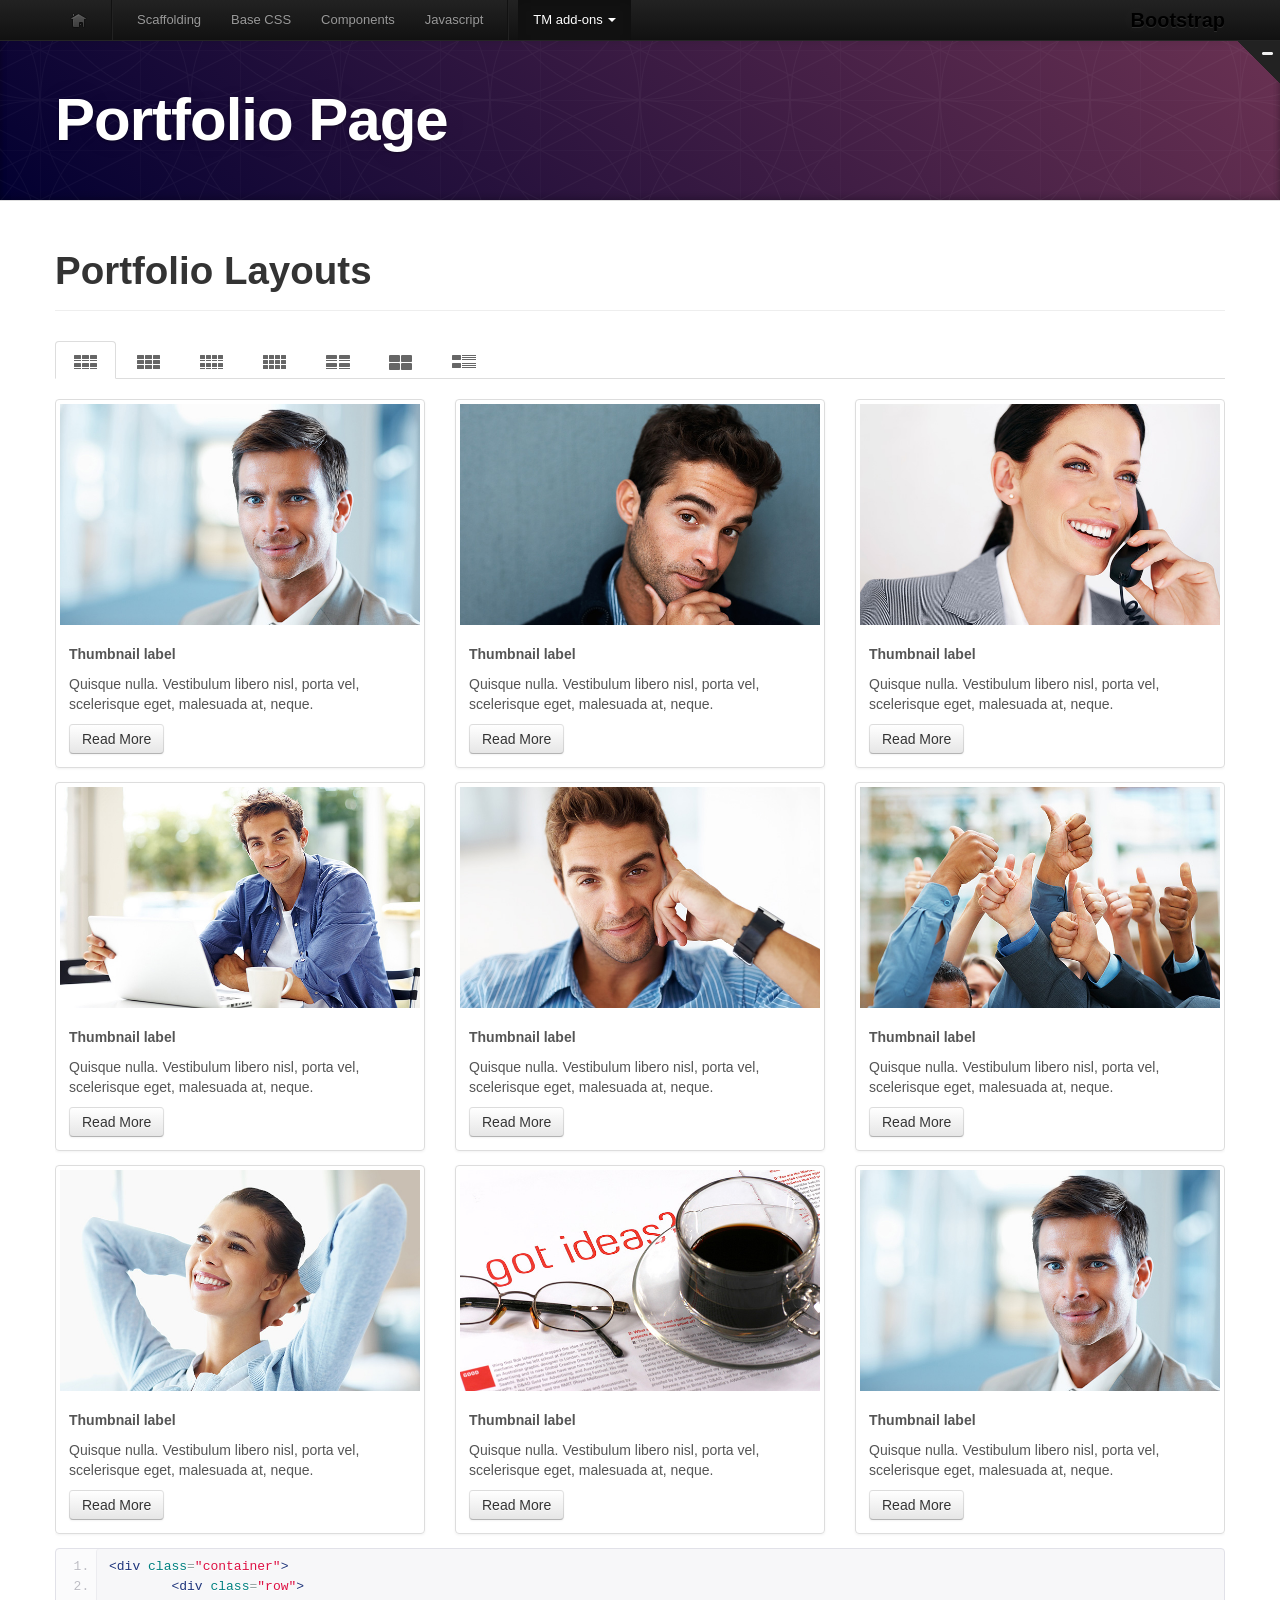
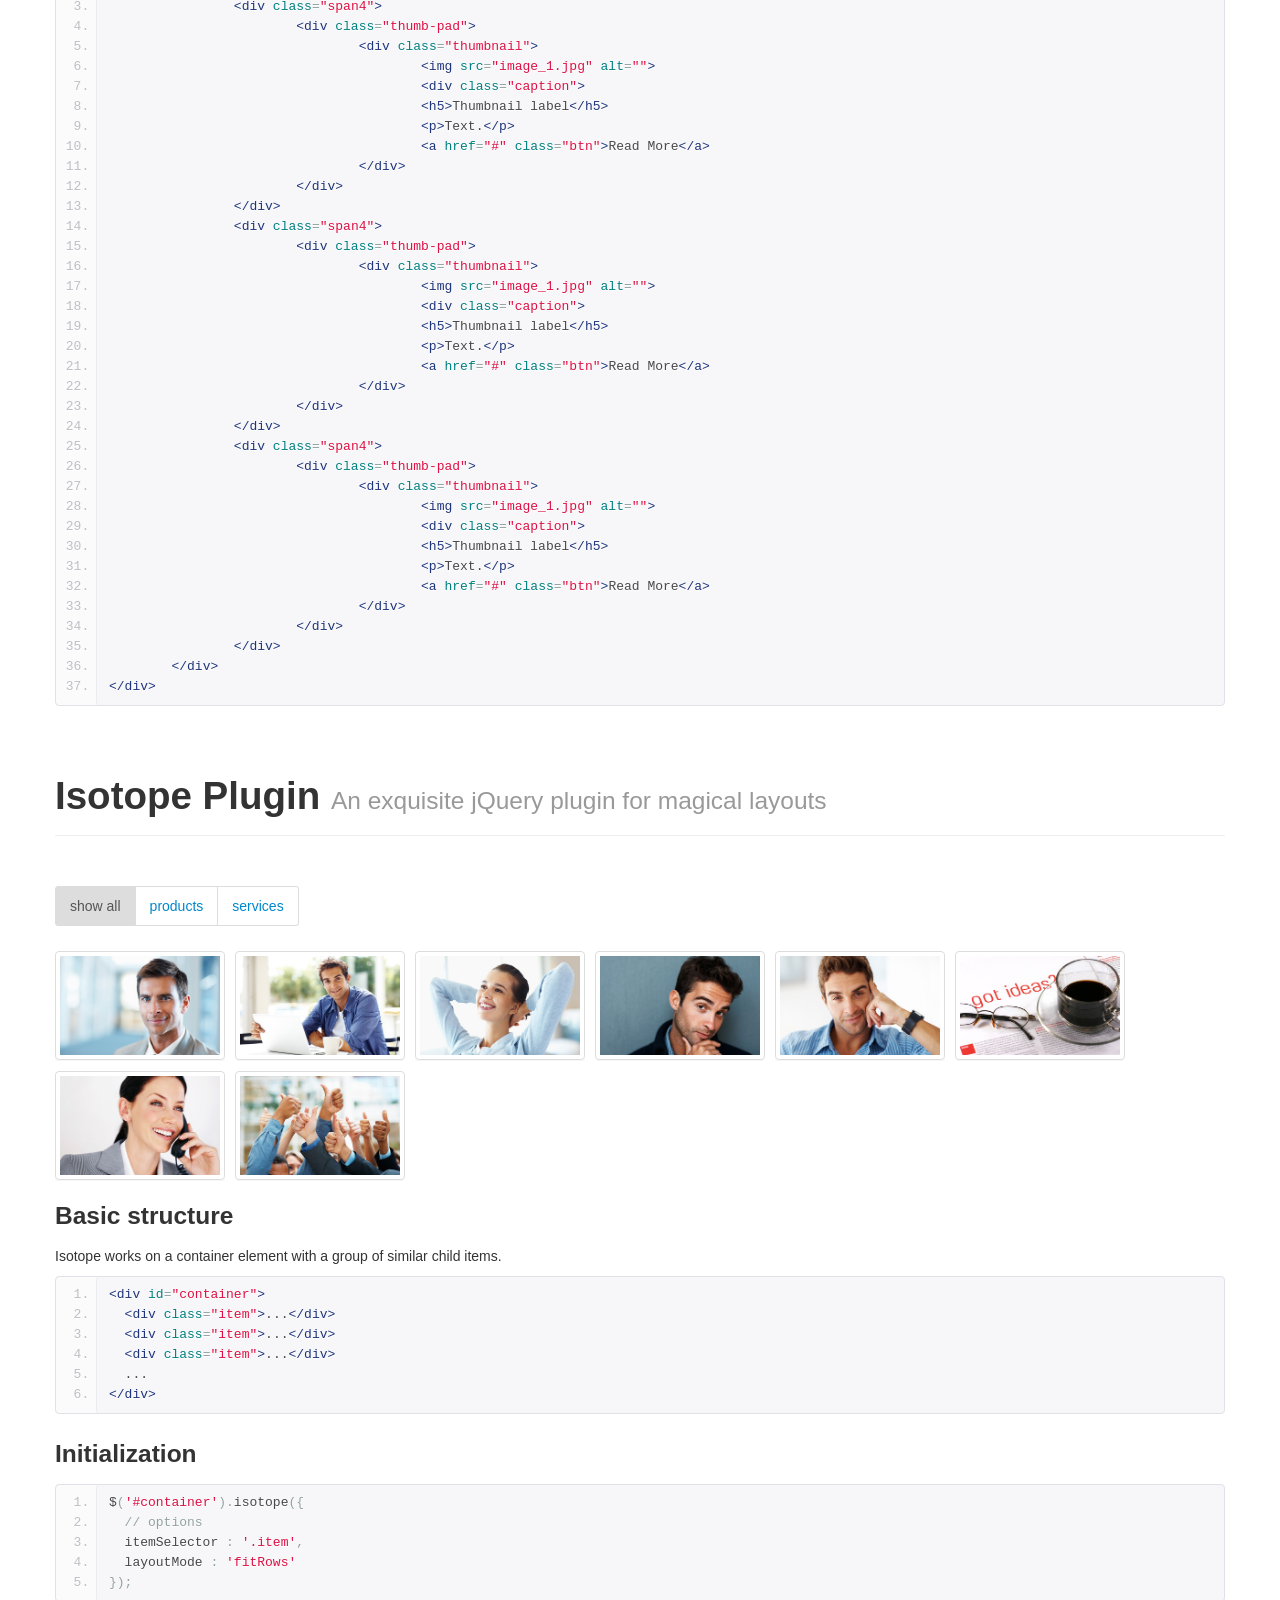
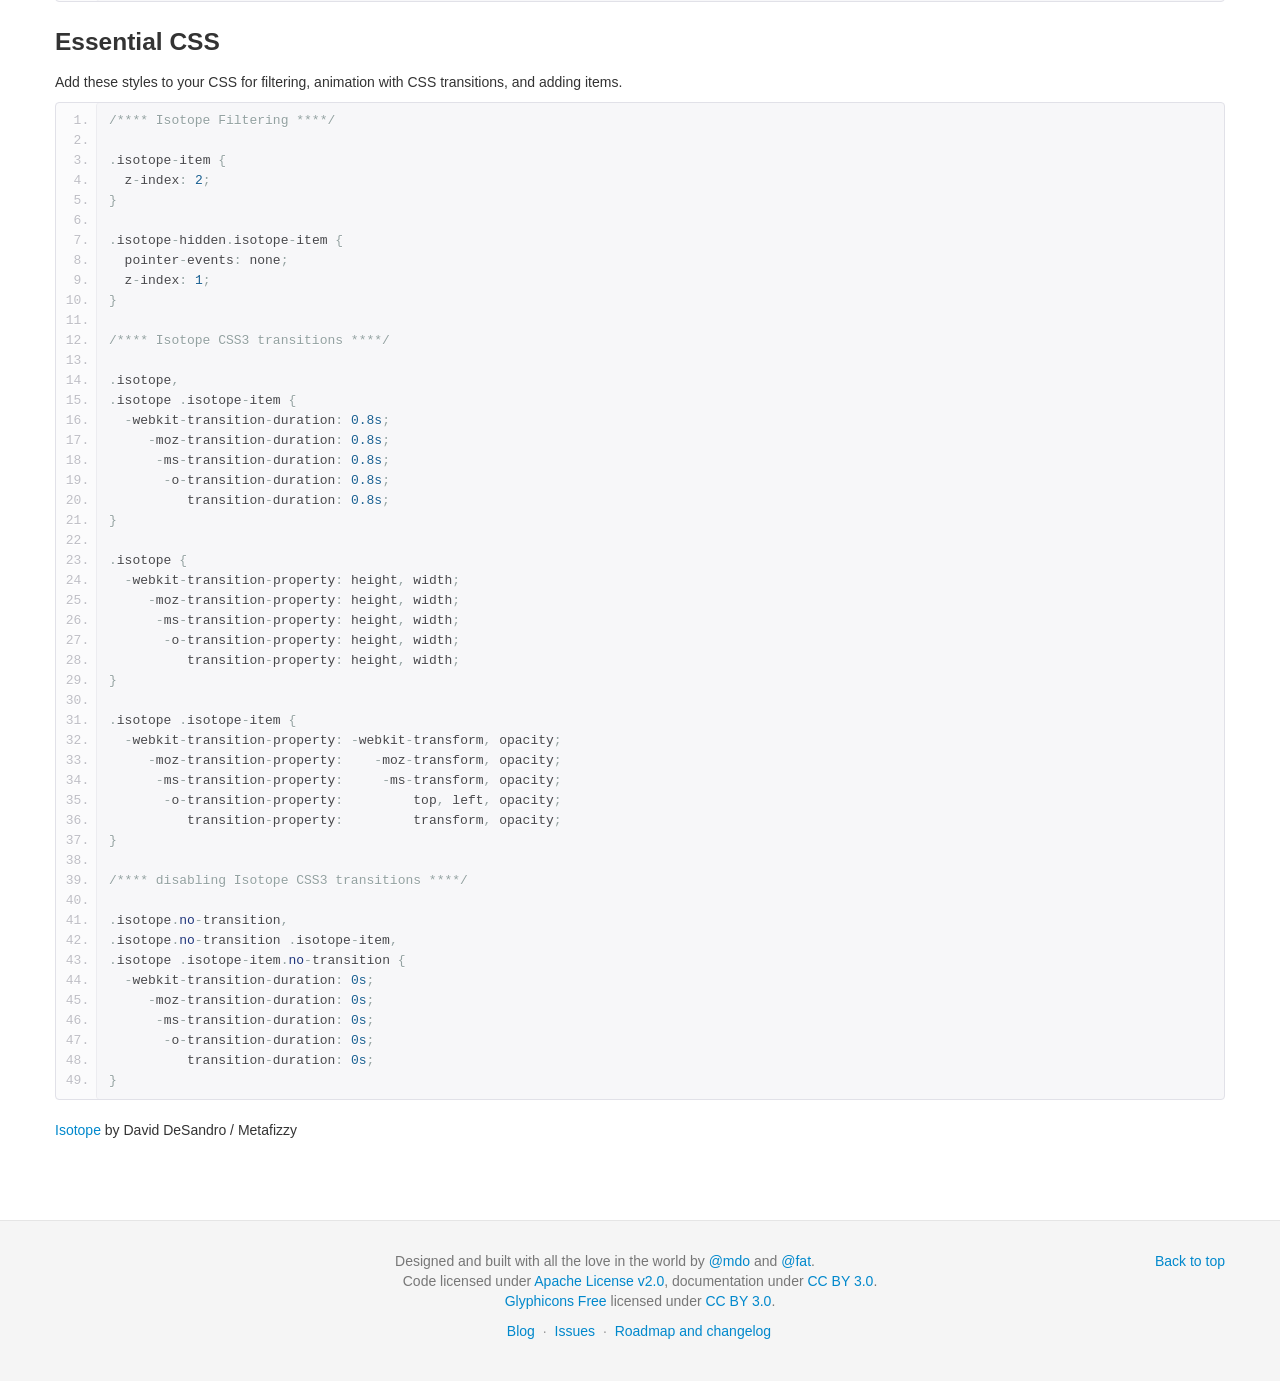
<file: assets/portfolio.html>
<!DOCTYPE html>
<html lang="en">
<head>
	<meta charset="utf-8">
  	<title>Portfolio</title>
    <meta name="viewport" content="width=device-width, initial-scale=1.0">
    <meta name="description" content="">
    <meta name="author" content="">
    <meta name="description" content="">

   <!-- styles -->
    <link href="css/bootstrap.css" rel="stylesheet">
    <link href="css/bootstrap-responsive.css" rel="stylesheet">
    <link href="css/docs.css" rel="stylesheet">
    <link href="css/prettify.css" rel="stylesheet">
    <link href="css/tm_docs.css" rel="stylesheet">

    <!-- Le HTML5 shim, for IE6-8 support of HTML5 elements -->
    <!--[if lt IE 9]>
    <link href="css/ie.css" rel="stylesheet">
      <script src="http://html5shim.googlecode.com/svn/trunk/html5.js"></script>
    <![endif]-->

</head>

  <body data-spy="scroll" data-target=".bs-docs-sidebar">


<!-- Navbar
    ================================================== -->
    <div class="navbar navbar-inverse navbar-fixed-top" id="advanced">
      <span class="trigger"><strong></strong><em></em></span>
      <div class="navbar-inner">
        <div class="container">
          <button type="button" class="btn btn-navbar" data-toggle="collapse" data-target=".nav-collapse">
            <span class="icon-bar"></span>
            <span class="icon-bar"></span>
            <span class="icon-bar"></span>
          </button>
          <a class="brand" href="scaffolding.html">Bootstrap</a>
          <div class="nav-collapse collapse">
            <ul class="nav">
              <li class="home">
                <a href="../index.html"><img src="img/tm/tm_home.png" alt=""></a>
              </li>
              <li class="divider-vertical"></li>
              <li >
                <a href="scaffolding.html">Scaffolding</a>
              </li>
              <li class="">
                <a href="base-css.html">Base CSS</a>
              </li>
              <li class="">
                <a href="components.html">Components</a>
              </li>
              <li class="">
                <a href="javascript.html">Javascript</a>
              </li>
              <li class="divider-vertical"></li>
              <li class="dropdown active">
                <a href="#" class="dropdown-toggle" data-toggle="dropdown">TM add-ons <b class="caret"></b></a>
                <ul class="dropdown-menu">
                  <li><a href="../404.html">Pages</a>
                    <ul>  
                      <li><a href="under_construction.html">Under Construction</a></li>
                      <li><a href="intro.html">Intro Page</a></li>
                      <li class=""><a href="../404.html">404 page</a></li>
                    </ul>
                  </li>
                  <li class="active"><a href="portfolio.html">Portfolio</a></li>
                  <li><a href="slider.html">Slider</a></li>
                  <li><a href="social_media.html">Social and Media<br> Sharing</a></li>
                  <li><a href="css3.html">CSS3 Tricks</a></li>
                </ul>
              </li>
            </ul>
          </div>
        </div>
      </div>
    </div>

<!-- Subhead
================================================== -->
<header class="jumbotron subhead" id="overview">
  <div class="container">
	<h1>Portfolio Page</h1>
  </div>
</header>

  <div class="container">


<section id="columns">
		<div class="row">
			<div class="span12">
				<div class="page-header">
				    <h1>Portfolio Layouts</h1>
				</div>
				<div class="">
					<ul class="nav nav-tabs nav_portfolio">
						<li class="tm_portfolio3_capt active"><a href="#tab1" data-toggle="tab"><span></span><small>Three Columns with label</small></a></li>
						<li class="tm_portfolio3"><a href="#tab2" data-toggle="tab"><span></span><small>Three Columns</small></a></li>
						<li class="tm_portfolio4_capt"><a href="#tab3" data-toggle="tab"><span></span><small>Four Columns with label</small></a></li>
						<li class="tm_portfolio4"><a href="#tab4" data-toggle="tab"><span></span><small>Four Columns</small></a></li>
						<li class="tm_portfolio2_capt"><a href="#tab5" data-toggle="tab"><span></span><small>Two Columns with label</small></a></li>
						<li class="tm_portfolio2"><a href="#tab6" data-toggle="tab"><span></span><small>Two Columns</small></a></li>
						<li class="tm_portfolio1"><a href="#tab7" data-toggle="tab"><span></span><small>One column with label</small></a></li>
					</ul>
				</div>
			</div>
		</div>
		<div class="tab-content">
<!-- Three with Caption Columns Begin -->

		<div class="tab-pane active" id="tab1">
			<div class="">
				<div class="row">
					<div class="span4">
							<div class="thumb-pad">
								<div class="thumbnail">
									<img src="img/stock_images/700x430_1.jpg" alt="">
									<div class="caption">
										<h5>Thumbnail label</h5>
										<p>Quisque nulla. Vestibulum libero nisl, porta vel, scelerisque eget, malesuada at, neque.</p>
										<a href="#" class="btn">Read More</a>
									</div>
								</div>
							</div>
							<div class="thumb-pad">
								<div class="thumbnail">
									<img src="img/stock_images/700x430_2.jpg" alt="">
									<div class="caption">
										<h5>Thumbnail label</h5>
										<p>Quisque nulla. Vestibulum libero nisl, porta vel, scelerisque eget, malesuada at, neque.</p>
										<a href="#" class="btn">Read More</a>
									</div>
								</div>
							</div>
							<div class="thumb-pad">
								<div class="thumbnail">
									<img src="img/stock_images/700x430_3.jpg" alt="">
									<div class="caption">
										<h5>Thumbnail label</h5>
										<p>Quisque nulla. Vestibulum libero nisl, porta vel, scelerisque eget, malesuada at, neque.</p>
										<a href="#" class="btn">Read More</a>
									</div>
								</div>
							</div>
					</div>
					<div class="span4">
							<div class="thumb-pad">
								<div class="thumbnail">
									<img src="img/stock_images/700x430_4.jpg" alt="">
									<div class="caption">
										<h5>Thumbnail label</h5>
										<p>Quisque nulla. Vestibulum libero nisl, porta vel, scelerisque eget, malesuada at, neque.</p>
										<a href="#" class="btn">Read More</a>
									</div>
								</div>
							</div>
							<div class="thumb-pad">
								<div class="thumbnail">
									<img src="img/stock_images/700x430_5.jpg" alt="">
									<div class="caption">
										<h5>Thumbnail label</h5>
										<p>Quisque nulla. Vestibulum libero nisl, porta vel, scelerisque eget, malesuada at, neque.</p>
										<a href="#" class="btn">Read More</a>
									</div>
								</div>
							</div>
							<div class="thumb-pad">
								<div class="thumbnail">
									<img src="img/stock_images/700x430_6.jpg" alt="">
									<div class="caption">
										<h5>Thumbnail label</h5>
										<p>Quisque nulla. Vestibulum libero nisl, porta vel, scelerisque eget, malesuada at, neque.</p>
										<a href="#" class="btn">Read More</a>
									</div>
								</div>
							</div>
					</div>
					<div class="span4">
							<div class="thumb-pad">
								<div class="thumbnail">
									<img src="img/stock_images/700x430_7.jpg" alt="">
									<div class="caption">
										<h5>Thumbnail label</h5>
										<p>Quisque nulla. Vestibulum libero nisl, porta vel, scelerisque eget, malesuada at, neque.</p>
										<a href="#" class="btn">Read More</a>
									</div>
								</div>
							</div>
							<div class="thumb-pad">
								<div class="thumbnail">
									<img src="img/stock_images/700x430_8.jpg" alt="">
									<div class="caption">
										<h5>Thumbnail label</h5>
										<p>Quisque nulla. Vestibulum libero nisl, porta vel, scelerisque eget, malesuada at, neque.</p>
										<a href="#" class="btn">Read More</a>
									</div>
								</div>
							</div>
							<div class="thumb-pad">
								<div class="thumbnail">
									<img src="img/stock_images/700x430_1.jpg" alt="">
									<div class="caption">
										<h5>Thumbnail label</h5>
										<p>Quisque nulla. Vestibulum libero nisl, porta vel, scelerisque eget, malesuada at, neque.</p>
										<a href="#" class="btn">Read More</a>
									</div>
								</div>
							</div>
					</div>
				</div>
				<div class="row">
					<div class="span12">
<pre class="prettyprint linenums">
&lt;div class="container"&gt;
	&lt;div class="row"&gt;
		&lt;div class="span4"&gt;
			&lt;div class="thumb-pad"&gt;
				&lt;div class="thumbnail"&gt;
					&lt;img src="image_1.jpg" alt=""&gt;
					&lt;div class="caption"&gt;
					&lt;h5&gt;Thumbnail label&lt;/h5&gt;
					&lt;p&gt;Text.&lt;/p&gt;
					&lt;a href="#" class="btn"&gt;Read More&lt;/a&gt;
				&lt;/div&gt;
			&lt;/div&gt;
		&lt;/div&gt;
		&lt;div class="span4"&gt;
			&lt;div class="thumb-pad"&gt;
				&lt;div class="thumbnail"&gt;
					&lt;img src="image_1.jpg" alt=""&gt;
					&lt;div class="caption"&gt;
					&lt;h5&gt;Thumbnail label&lt;/h5&gt;
					&lt;p&gt;Text.&lt;/p&gt;
					&lt;a href="#" class="btn"&gt;Read More&lt;/a&gt;
				&lt;/div&gt;
			&lt;/div&gt;
		&lt;/div&gt;
		&lt;div class="span4"&gt;
			&lt;div class="thumb-pad"&gt;
				&lt;div class="thumbnail"&gt;
					&lt;img src="image_1.jpg" alt=""&gt;
					&lt;div class="caption"&gt;
					&lt;h5&gt;Thumbnail label&lt;/h5&gt;
					&lt;p&gt;Text.&lt;/p&gt;
					&lt;a href="#" class="btn"&gt;Read More&lt;/a&gt;
				&lt;/div&gt;
			&lt;/div&gt;
		&lt;/div&gt;
	&lt;/div&gt;
&lt;/div&gt;</pre>
					</div>
				</div>
			</div>
		</div>
<!-- Three with Caption Columns End -->
<!-- Three Columns Begin -->
		<div class="tab-pane" id="tab2">
			<div class="">
				<div class="row">
					<div class="span4">
						<div class="thumb-pad">
							<a href="#" class="thumbnail"><img src="img/stock_images/700x430_2.jpg" alt=""></a>
						</div>
						<div class="thumb-pad">
							<a href="#" class="thumbnail"><img src="img/stock_images/700x430_5.jpg" alt=""></a>
						</div>
						<div class="thumb-pad">
							<a href="#" class="thumbnail"><img src="img/stock_images/700x430_8.jpg" alt=""></a>
						</div>
						<div class="thumb-pad">
							<a href="#" class="thumbnail"><img src="img/stock_images/700x430_3.jpg" alt=""></a>
						</div>
					</div>
					<div class="span4">
						<div class="thumb-pad">
							<a href="#" class="thumbnail"><img src="img/stock_images/700x430_3.jpg" alt=""></a>
						</div>
						<div class="thumb-pad">
							<a href="#" class="thumbnail"><img src="img/stock_images/700x430_6.jpg" alt=""></a>
						</div>
						<div class="thumb-pad">
							<a href="#" class="thumbnail"><img src="img/stock_images/700x430_1.jpg" alt=""></a>
						</div>
						<div class="thumb-pad">
							<a href="#" class="thumbnail"><img src="img/stock_images/700x430_4.jpg" alt=""></a>
						</div>
					</div>
					<div class="span4">
						<div class="thumb-pad">
							<a href="#" class="thumbnail"><img src="img/stock_images/700x430_4.jpg" alt=""></a>
						</div>
						<div class="thumb-pad">
							<a href="#" class="thumbnail"><img src="img/stock_images/700x430_7.jpg" alt=""></a>
						</div>
						<div class="thumb-pad">
							<a href="#" class="thumbnail"><img src="img/stock_images/700x430_2.jpg" alt=""></a>
						</div>
						<div class="thumb-pad">
							<a href="#" class="thumbnail"><img src="img/stock_images/700x430_5.jpg" alt=""></a>
						</div>
					</div>
				</div>
				<div class="row">
					<div class="span12">
<pre class="prettyprint linenums">
&lt;div class="container"&gt;
	&lt;div class="row"&gt;
		&lt;div class="span4"&gt;
			&lt;div class="thumb-pad"&gt;
				&lt;a href="#" class="thumbnail"&gt;&lt;img src="image_2.jpg" alt=""&gt;&lt;/a&gt;
			&lt;/div&gt;
		&lt;/div&gt;
		&lt;div class="span4"&gt;
			&lt;div class="thumb-pad"&gt;
				&lt;a href="#" class="thumbnail"&gt;&lt;img src="image_2.jpg" alt=""&gt;&lt;/a&gt;
			&lt;/div&gt;
		&lt;/div&gt;
		&lt;div class="span4"&gt;
			&lt;div class="thumb-pad"&gt;
				&lt;a href="#" class="thumbnail"&gt;&lt;img src="image_2.jpg" alt=""&gt;&lt;/a&gt;
			&lt;/div&gt;
		&lt;/div&gt;
	&lt;/div&gt;
&lt;/div&gt;</pre>
					</div>
				</div>
			</div>
		</div>
<!-- Three Columns End -->
<!-- Four with Caption Columns Begin -->
		<div class="tab-pane" id="tab3">
			<div class="container">
				<div class="row">
					<div class="span3">
						<div class="thumb-pad">
							<div class="thumbnail">
								<img src="img/stock_images/700x430_1.jpg" alt="">
								<div class="caption">
									<h5>Thumbnail label</h5>
									<p>Quisque nulla. Vestibulum libero nisl, porta vel, scelerisque eget, malesuada at, neque.</p>
									<a href="#" class="btn">Read More</a>
								</div>
							</div>
						</div>
						<div class="thumb-pad">
							<div class="thumbnail">
								<img src="img/stock_images/700x430_5.jpg" alt="">
								<div class="caption">
									<h5>Thumbnail label</h5>
									<p>Quisque nulla. Vestibulum libero nisl, porta vel, scelerisque eget, malesuada at, neque.</p>
									<a href="#" class="btn">Read More</a>
								</div>
							</div>
						</div>
						<div class="thumb-pad">
							<div class="thumbnail">
								<img src="img/stock_images/700x430_8.jpg" alt="">
								<div class="caption">
									<h5>Thumbnail label</h5>
									<p>Quisque nulla. Vestibulum libero nisl, porta vel, scelerisque eget, malesuada at, neque.</p>
									<a href="#" class="btn">Read More</a>
								</div>
							</div>
						</div>
						<div class="thumb-pad">
							<div class="thumbnail">
								<img src="img/stock_images/700x430_4.jpg" alt="">
								<div class="caption">
									<h5>Thumbnail label</h5>
									<p>Quisque nulla. Vestibulum libero nisl, porta vel, scelerisque eget, malesuada at, neque.</p>
									<a href="#" class="btn">Read More</a>
								</div>
							</div>
						</div>
					</div>
					<div class="span3">
						<div class="thumb-pad">
							<div class="thumbnail">
								<img src="img/stock_images/700x430_2.jpg" alt="">
								<div class="caption">
									<h5>Thumbnail label</h5>
									<p>Quisque nulla. Vestibulum libero nisl, porta vel, scelerisque eget, malesuada at, neque.</p>
									<a href="#" class="btn">Read More</a>
								</div>
							</div>
						</div>
						<div class="thumb-pad">
							<div class="thumbnail">
								<img src="img/stock_images/700x430_6.jpg" alt="">
								<div class="caption">
									<h5>Thumbnail label</h5>
									<p>Quisque nulla. Vestibulum libero nisl, porta vel, scelerisque eget, malesuada at, neque.</p>
									<a href="#" class="btn">Read More</a>
								</div>
							</div>
						</div>
						<div class="thumb-pad">
							<div class="thumbnail">
								<img src="img/stock_images/700x430_5.jpg" alt="">
								<div class="caption">
									<h5>Thumbnail label</h5>
									<p>Quisque nulla. Vestibulum libero nisl, porta vel, scelerisque eget, malesuada at, neque.</p>
									<a href="#" class="btn">Read More</a>
								</div>
							</div>
						</div>
						<div class="thumb-pad">
							<div class="thumbnail">
								<img src="img/stock_images/700x430_2.jpg" alt="">
								<div class="caption">
									<h5>Thumbnail label</h5>
									<p>Quisque nulla. Vestibulum libero nisl, porta vel, scelerisque eget, malesuada at, neque.</p>
									<a href="#" class="btn">Read More</a>
								</div>
							</div>
						</div>
					</div>
					<div class="span3">
						<div class="thumb-pad">
							<div class="thumbnail">
								<img src="img/stock_images/700x430_3.jpg" alt="">
								<div class="caption">
									<h5>Thumbnail label</h5>
									<p>Quisque nulla. Vestibulum libero nisl, porta vel, scelerisque eget, malesuada at, neque.</p>
									<a href="#" class="btn">Read More</a>
								</div>
							</div>
						</div>
						<div class="thumb-pad">
							<div class="thumbnail">
								<img src="img/stock_images/700x430_7.jpg" alt="">
								<div class="caption">
									<h5>Thumbnail label</h5>
									<p>Quisque nulla. Vestibulum libero nisl, porta vel, scelerisque eget, malesuada at, neque.</p>
									<a href="#" class="btn">Read More</a>
								</div>
							</div>
						</div>
						<div class="thumb-pad">
							<div class="thumbnail">
								<img src="img/stock_images/700x430_1.jpg" alt="">
								<div class="caption">
									<h5>Thumbnail label</h5>
									<p>Quisque nulla. Vestibulum libero nisl, porta vel, scelerisque eget, malesuada at, neque.</p>
									<a href="#" class="btn">Read More</a>
								</div>
							</div>
						</div>
						<div class="thumb-pad">
							<div class="thumbnail">
								<img src="img/stock_images/700x430_7.jpg" alt="">
								<div class="caption">
									<h5>Thumbnail label</h5>
									<p>Quisque nulla. Vestibulum libero nisl, porta vel, scelerisque eget, malesuada at, neque.</p>
									<a href="#" class="btn">Read More</a>
								</div>
							</div>
						</div>
					</div>
					<div class="span3">
						<div class="thumb-pad">
							<div class="thumbnail">
								<img src="img/stock_images/700x430_4.jpg" alt="">
								<div class="caption">
									<h5>Thumbnail label</h5>
									<p>Quisque nulla. Vestibulum libero nisl, porta vel, scelerisque eget, malesuada at, neque.</p>
									<a href="#" class="btn">Read More</a>
								</div>
							</div>
						</div>
						<div class="thumb-pad">
							<div class="thumbnail">
								<img src="img/stock_images/700x430_8.jpg" alt="">
								<div class="caption">
									<h5>Thumbnail label</h5>
									<p>Quisque nulla. Vestibulum libero nisl, porta vel, scelerisque eget, malesuada at, neque.</p>
									<a href="#" class="btn">Read More</a>
								</div>
							</div>
						</div>
						<div class="thumb-pad">
							<div class="thumbnail">
								<img src="img/stock_images/700x430_4.jpg" alt="">
								<div class="caption">
									<h5>Thumbnail label</h5>
									<p>Quisque nulla. Vestibulum libero nisl, porta vel, scelerisque eget, malesuada at, neque.</p>
									<a href="#" class="btn">Read More</a>
								</div>
							</div>
						</div>
						<div class="thumb-pad">
							<div class="thumbnail">
								<img src="img/stock_images/700x430_5.jpg" alt="">
								<div class="caption">
									<h5>Thumbnail label</h5>
									<p>Quisque nulla. Vestibulum libero nisl, porta vel, scelerisque eget, malesuada at, neque.</p>
									<a href="#" class="btn">Read More</a>
								</div>
							</div>
						</div>
					</div>
				</div>
				<div class="row">
					<div class="span12">
<pre class="prettyprint linenums">
&lt;div class="container"&gt;
	&lt;div class="row"&gt;
		&lt;div class="span3"&gt;
			&lt;div class="thumb-pad"&gt;
				&lt;div class="thumbnail"&gt;
					&lt;img src="image_1.jpg" alt=""&gt;
					&lt;div class="caption"&gt;
					&lt;h5&gt;Thumbnail label&lt;/h5&gt;
					&lt;p&gt;Text.&lt;/p&gt;
					&lt;a href="#" class="btn"&gt;Read More&lt;/a&gt;
				&lt;/div&gt;
			&lt;/div&gt;
		&lt;/div&gt;
		&lt;div class="span3"&gt;
			&lt;div class="thumb-pad"&gt;
				&lt;div class="thumbnail"&gt;
					&lt;img src="image_1.jpg" alt=""&gt;
					&lt;div class="caption"&gt;
					&lt;h5&gt;Thumbnail label&lt;/h5&gt;
					&lt;p&gt;Text.&lt;/p&gt;
					&lt;a href="#" class="btn"&gt;Read More&lt;/a&gt;
				&lt;/div&gt;
			&lt;/div&gt;
		&lt;/div&gt;
		&lt;div class="span3"&gt;
			&lt;div class="thumb-pad"&gt;
				&lt;div class="thumbnail"&gt;
					&lt;img src="image_1.jpg" alt=""&gt;
					&lt;div class="caption"&gt;
					&lt;h5&gt;Thumbnail label&lt;/h5&gt;
					&lt;p&gt;Text.&lt;/p&gt;
					&lt;a href="#" class="btn"&gt;Read More&lt;/a&gt;
				&lt;/div&gt;
			&lt;/div&gt;
		&lt;/div&gt;
		&lt;div class="span3"&gt;
			&lt;div class="thumb-pad"&gt;
				&lt;div class="thumbnail"&gt;
					&lt;img src="image_1.jpg" alt=""&gt;
					&lt;div class="caption"&gt;
					&lt;h5&gt;Thumbnail label&lt;/h5&gt;
					&lt;p&gt;Text.&lt;/p&gt;
					&lt;a href="#" class="btn"&gt;Read More&lt;/a&gt;
				&lt;/div&gt;
			&lt;/div&gt;
		&lt;/div&gt;
	&lt;/div&gt;
&lt;/div&gt;</pre>
					</div>
				</div>
			</div>
		</div>
<!-- Four with Caption Columns End -->
<!-- Four Columns Begin -->
		<div class="tab-pane" id="tab4">
			<div class="container">
				<div class="row">
					<div class="span3">
						<div class="thumb-pad">
							<a href="#" class="thumbnail"><img src="img/stock_images/700x430_1.jpg" alt=""></a>
						</div>
						<div class="thumb-pad">
							<a href="#" class="thumbnail"><img src="img/stock_images/700x430_5.jpg" alt=""></a>
						</div>
						<div class="thumb-pad">
							<a href="#" class="thumbnail"><img src="img/stock_images/700x430_8.jpg" alt=""></a>
						</div>
						<div class="thumb-pad">
							<a href="#" class="thumbnail"><img src="img/stock_images/700x430_4.jpg" alt=""></a>
						</div>
					</div>
					<div class="span3">
						<div class="thumb-pad">
							<a href="#" class="thumbnail"><img src="img/stock_images/700x430_2.jpg" alt=""></a>
						</div>
						<div class="thumb-pad">
							<a href="#" class="thumbnail"><img src="img/stock_images/700x430_3.jpg" alt=""></a>
						</div>
						<div class="thumb-pad">
							<a href="#" class="thumbnail"><img src="img/stock_images/700x430_6.jpg" alt=""></a>
						</div>
						<div class="thumb-pad">
							<a href="#" class="thumbnail"><img src="img/stock_images/700x430_7.jpg" alt=""></a>
						</div>
					</div>
					<div class="span3">
						<div class="thumb-pad">
							<a href="#" class="thumbnail"><img src="img/stock_images/700x430_5.jpg" alt=""></a>
						</div>
						<div class="thumb-pad">
							<a href="#" class="thumbnail"><img src="img/stock_images/700x430_8.jpg" alt=""></a>
						</div>
						<div class="thumb-pad">
							<a href="#" class="thumbnail"><img src="img/stock_images/700x430_1.jpg" alt=""></a>
						</div>
						<div class="thumb-pad">
							<a href="#" class="thumbnail"><img src="img/stock_images/700x430_2.jpg" alt=""></a>
						</div>
					</div>
					<div class="span3">
						<div class="thumb-pad">
							<a href="#" class="thumbnail"><img src="img/stock_images/700x430_2.jpg" alt=""></a>
						</div>
						<div class="thumb-pad">
							<a href="#" class="thumbnail"><img src="img/stock_images/700x430_6.jpg" alt=""></a>
						</div>
						<div class="thumb-pad">
							<a href="#" class="thumbnail"><img src="img/stock_images/700x430_3.jpg" alt=""></a>
						</div>
						<div class="thumb-pad">
							<a href="#" class="thumbnail"><img src="img/stock_images/700x430_7.jpg" alt=""></a>
						</div>
					</div>
				</div>
				<div class="row">
					<div class="span12">
<pre class="prettyprint linenums">&lt;div class="container"&gt;
	&lt;div class="row"&gt;
		&lt;div class="span3"&gt;
			&lt;div class="thumb-pad"&gt;
				&lt;a href="#" class="thumbnail"&gt;&lt;img src="image_1.jpg" alt=""&gt;&lt;/a&gt;
			&lt;/div&gt;
		&lt;/div&gt;
		&lt;div class="span3"&gt;
			&lt;div class="thumb-pad"&gt;
				&lt;a href="#" class="thumbnail"&gt;&lt;img src="image_1.jpg" alt=""&gt;&lt;/a&gt;
			&lt;/div&gt;
		&lt;/div&gt;
		&lt;div class="span3"&gt;
			&lt;div class="thumb-pad"&gt;
				&lt;a href="#" class="thumbnail"&gt;&lt;img src="image_1.jpg" alt=""&gt;&lt;/a&gt;
			&lt;/div&gt;
		&lt;/div&gt;
		&lt;div class="span3"&gt;
			&lt;div class="thumb-pad"&gt;
				&lt;a href="#" class="thumbnail"&gt;&lt;img src="image_1.jpg" alt=""&gt;&lt;/a&gt;
			&lt;/div&gt;
		&lt;/div&gt;
	&lt;/div&gt;
&lt;/div&gt;</pre>
					</div>
				</div>
			</div>
		</div>
<!-- Four Columns End -->
<!-- Two Columns with Caption Begin -->
		<div class="tab-pane" id="tab5">
			<div class="container">
				<div class="row">
					<div class="span6">
						<div class="thumb-pad">
							<div class="thumbnail">
								<img src="img/stock_images/700x430_2.jpg" alt="">
								<div class="caption">
									<h5>Thumbnail label</h5>
									<p>Quisque nulla. Vestibulum libero nisl, porta vel, scelerisque eget, malesuada at, neque.</p>
									<a href="#" class="btn">Read More</a>
								</div>
							</div>
						</div>
						<div class="thumb-pad">
							<div class="thumbnail">
								<img src="img/stock_images/700x430_3.jpg" alt="">
								<div class="caption">
									<h5>Thumbnail label</h5>
									<p>Quisque nulla. Vestibulum libero nisl, porta vel, scelerisque eget, malesuada at, neque.</p>
									<a href="#" class="btn">Read More</a>
								</div>
							</div>
						</div>
						<div class="thumb-pad">
							<div class="thumbnail">
								<img src="img/stock_images/700x430_4.jpg" alt="">
								<div class="caption">
									<h5>Thumbnail label</h5>
									<p>Quisque nulla. Vestibulum libero nisl, porta vel, scelerisque eget, malesuada at, neque.</p>
									<a href="#" class="btn">Read More</a>
								</div>
							</div>
						</div>
					</div>
					<div class="span6">
						<div class="thumb-pad">
							<div class="thumbnail">
								<img src="img/stock_images/700x430_1.jpg" alt="">
								<div class="caption">
									<h5>Thumbnail label</h5>
									<p>Quisque nulla. Vestibulum libero nisl, porta vel, scelerisque eget, malesuada at, neque.</p>
									<a href="#" class="btn">Read More</a>
								</div>
							</div>
						</div>
						<div class="thumb-pad">
							<div class="thumbnail">
								<img src="img/stock_images/700x430_5.jpg" alt="">
								<div class="caption">
									<h5>Thumbnail label</h5>
									<p>Quisque nulla. Vestibulum libero nisl, porta vel, scelerisque eget, malesuada at, neque.</p>
									<a href="#" class="btn">Read More</a>
								</div>
							</div>
						</div>
						<div class="thumb-pad">
							<div class="thumbnail">
								<img src="img/stock_images/700x430_6.jpg" alt="">
								<div class="caption">
									<h5>Thumbnail label</h5>
									<p>Quisque nulla. Vestibulum libero nisl, porta vel, scelerisque eget, malesuada at, neque.</p>
									<a href="#" class="btn">Read More</a>
								</div>
							</div>
						</div>
					</div>
				</div>
				<div class="row">
					<div class="span12">
<pre class="prettyprint linenums">&lt;div class="container"&gt;
	&lt;div class="row"&gt;
		&lt;div class="span6"&gt;
			&lt;div class="thumb-pad"&gt;
				&lt;div class="thumbnail"&gt;
					&lt;img src="image_1.jpg" alt=""&gt;
					&lt;div class="caption"&gt;
					&lt;h5&gt;Thumbnail label&lt;/h5&gt;
					&lt;p&gt;Text.&lt;/p&gt;
					&lt;a href="#" class="btn"&gt;Read More&lt;/a&gt;
				&lt;/div&gt;
			&lt;/div&gt;
		&lt;/div&gt;
		&lt;div class="span6"&gt;
			&lt;div class="thumb-pad"&gt;
				&lt;div class="thumbnail"&gt;
					&lt;img src="image_1.jpg" alt=""&gt;
					&lt;div class="caption"&gt;
					&lt;h5&gt;Thumbnail label&lt;/h5&gt;
					&lt;p&gt;Text.&lt;/p&gt;
					&lt;a href="#" class="btn"&gt;Read More&lt;/a&gt;
				&lt;/div&gt;
			&lt;/div&gt;
		&lt;/div&gt;
	&lt;/div&gt;
&lt;/div&gt;</pre>
					</div>
				</div>
			</div>
		</div>
<!-- Two Columns with Caption End -->
<!-- Two Columns Begin -->
		<div class="tab-pane" id="tab6">
			<div class="container">
				<div class="row">
					<div class="span6">
						<div class="thumb-pad">
							<a href="#" class="thumbnail"><img src="img/stock_images/700x430_1.jpg" alt=""></a>
						</div>
						<div class="thumb-pad">
							<a href="#" class="thumbnail"><img src="img/stock_images/700x430_2.jpg" alt=""></a>
						</div>
						<div class="thumb-pad">
							<a href="#" class="thumbnail"><img src="img/stock_images/700x430_3.jpg" alt=""></a>
						</div>
					</div>
					<div class="span6">
						<div class="thumb-pad">
							<a href="#" class="thumbnail"><img src="img/stock_images/700x430_4.jpg" alt=""></a>
						</div>
						<div class="thumb-pad">
							<a href="#" class="thumbnail"><img src="img/stock_images/700x430_5.jpg" alt=""></a>
						</div>
						<div class="thumb-pad">
							<a href="#" class="thumbnail"><img src="img/stock_images/700x430_6.jpg" alt=""></a>
						</div>
					</div>
				</div>
				<div class="row">
					<div class="span12">
<pre class="prettyprint linenums">&lt;div class="container"&gt;
	&lt;div class="row"&gt;
		&lt;div class="span6"&gt;
			&lt;div class="thumb-pad"&gt;
				&lt;a href="#" class="thumbnail"&gt;&lt;img src="image_2.jpg" alt=""&gt;&lt;/a&gt;
			&lt;/div&gt;
		&lt;/div&gt;
		&lt;div class="span6"&gt;
			&lt;div class="thumb-pad"&gt;
				&lt;a href="#" class="thumbnail"&gt;&lt;img src="image_2.jpg" alt=""&gt;&lt;/a&gt;
			&lt;/div&gt;
		&lt;/div&gt;
	&lt;/div&gt;
&lt;/div&gt;</pre>
					</div>
				</div>
			</div>
		</div>
<!-- Two Columns End -->
<!-- Full-width Begin -->
		<div class="tab-pane" id="tab7">
			<div class="container">
				<div class="row">
					<div class="span12">
						<div class="row thumb-pad">
							<div class="span4"><a href="#" class="thumbnail"><img src="img/stock_images/700x430_1.jpg" alt=""></a></div>
							<div class="span8">
								<p>Quisque nulla. Vestibulum libero nisl, porta vel, scelerisque eget, malesuada at, neque. Vivamus eget nibh. Etiam cursus leo vel metus. Nulla facilisi. Aenean augue. Nam elit magna, hendrerit sit amet, tincidunt ac, viverra sed, nulla. Donec porta diam eu massa. Quisque diam lorem, interdum vitae, dapibus ac, scelerisque vitae, pede.</p>
								<p>Mauris accumsan nulla vel diam. Sed lacus ut enim adipiscing aliquet. Nulla venenatis. In pede mi, aliquet sit amet, euismod in, auctor ut, ligula. Aliquam dapibus tincidunt metus. Praesent justo dolor, lobortis quis, lobortis dignissim, pulvinar ac lorem. Vestibulum sed ante. Donec sagittis euismod purus voluptatem accusantium doloremque. Sed ut perspiciatis unde omnis iste natus error sit voluptatem accusantium doloremque laudantium</p>
								<a href="#" class="btn">Read More</a>
							</div>
						</div>
						<div class="row thumb-pad">
							<div class="span4"><a href="#" class="thumbnail"><img src="img/stock_images/700x430_2.jpg" alt=""></a></div>
							<div class="span8">
								<p>Quisque nulla. Vestibulum libero nisl, porta vel, scelerisque eget, malesuada at, neque. Vivamus eget nibh. Etiam cursus leo vel metus. Nulla facilisi. Aenean augue. Nam elit magna, hendrerit sit amet, tincidunt ac, viverra sed, nulla. Donec porta diam eu massa. Quisque diam lorem, interdum vitae, dapibus ac, scelerisque vitae, pede.</p>
								<p>Mauris accumsan nulla vel diam. Sed lacus ut enim adipiscing aliquet. Nulla venenatis. In pede mi, aliquet sit amet, euismod in, auctor ut, ligula. Aliquam dapibus tincidunt metus. Praesent justo dolor, lobortis quis, lobortis dignissim, pulvinar ac lorem. Vestibulum sed ante. Donec sagittis euismod purus voluptatem accusantium doloremque. Sed ut perspiciatis unde omnis iste natus error sit voluptatem accusantium doloremque laudantium</p>
								<a href="#" class="btn">Read More</a>
							</div>
						</div>
						<div class="row thumb-pad">
							<div class="span8">
								<p>Quisque nulla. Vestibulum libero nisl, porta vel, scelerisque eget, malesuada at, neque. Vivamus eget nibh. Etiam cursus leo vel metus. Nulla facilisi. Aenean augue. Nam elit magna, hendrerit sit amet, tincidunt ac, viverra sed, nulla. Donec porta diam eu massa. Quisque diam lorem, interdum vitae, dapibus ac, scelerisque vitae, pede.</p>
								<p>Mauris accumsan nulla vel diam. Sed lacus ut enim adipiscing aliquet. Nulla venenatis. In pede mi, aliquet sit amet, euismod in, auctor ut, ligula. Aliquam dapibus tincidunt metus. Praesent justo dolor, lobortis quis, lobortis dignissim, pulvinar ac lorem. Vestibulum sed ante. Donec sagittis euismod purus voluptatem accusantium doloremque. Sed ut perspiciatis unde omnis iste natus error sit voluptatem accusantium doloremque laudantium</p>
								<div class=" alignright"><a href="#" class="btn">Read More</a></div>
							</div>
							<div class="span4"><a href="#" class="thumbnail"><img src="img/stock_images/700x430_3.jpg" alt=""></a></div>
						</div>
						<div class="row thumb-pad">
							<div class="span8">
								<p>Quisque nulla. Vestibulum libero nisl, porta vel, scelerisque eget, malesuada at, neque. Vivamus eget nibh. Etiam cursus leo vel metus. Nulla facilisi. Aenean augue. Nam elit magna, hendrerit sit amet, tincidunt ac, viverra sed, nulla. Donec porta diam eu massa. Quisque diam lorem, interdum vitae, dapibus ac, scelerisque vitae, pede.</p>
								<p>Mauris accumsan nulla vel diam. Sed lacus ut enim adipiscing aliquet. Nulla venenatis. In pede mi, aliquet sit amet, euismod in, auctor ut, ligula. Aliquam dapibus tincidunt metus. Praesent justo dolor, lobortis quis, lobortis dignissim, pulvinar ac lorem. Vestibulum sed ante. Donec sagittis euismod purus voluptatem accusantium doloremque. Sed ut perspiciatis unde omnis iste natus error sit voluptatem accusantium doloremque laudantium</p>
								<div class=" alignright"><a href="#" class="btn">Read More</a></div>
							</div>
							<div class="span4"><a href="#" class="thumbnail"><img src="img/stock_images/700x430_4.jpg" alt=""></a></div>
						</div>
					</div>
				</div>
				<div class="row">
					<div class="span12">
<pre class="prettyprint linenums">&lt;div class="container"&gt;
	&lt;div class="row"&gt;
		&lt;div class="span12"&gt;
			&lt;div class="row thumb-pad"&gt;
				&lt;div class="span4"&gt;&lt;a href="#" class="thumbnail"&gt;&lt;img src="image_1.jpg" alt=""&gt;&lt;/a&gt;&lt;/div&gt;
				&lt;div class="span8"&gt;
					&lt;p&gt;Quisque nulla. Vestibulum libero nisl, porta vel, scelerisque eget, malesuada at, neque.&lt;/p&gt;
					&lt;p&gt;Mauris accumsan nulla vel diam. Sed lacus ut enim adipiscing aliquet. Nulla venenatis.&lt;/p&gt;
					&lt;a href="#" class="btn"&gt;Read More&lt;/a&gt;
				&lt;/div&gt;
			&lt;/div&gt;
		&lt;/div&gt;
	&lt;/div&gt;
&lt;/div&gt;</pre>
					</div>
				</div>
			</div>
		</div>
<!-- Full-width End --></div>
</section>
<section id="isotope">
				<div class="row">
					<div class="span12">
						<div class="page-header">
						    <h1>Isotope Plugin <small>An exquisite jQuery plugin for magical layouts</small></h1>
						</div>
<div id="options" class="clearfix">
      <ul id="filters" class="pagination option-set clearfix" data-option-key="filter">
        <li><a href="#filter" data-option-value="*" class="selected">show all</a></li>
        <li><a href="#filter" data-option-value=".prod">products</a></li>
        <li><a href="#filter" data-option-value=".serv">services</a></li>
      </ul>


  </div> <!-- #options -->
  
  <div id="container" class="clearfix">
   
    <div class="element transition prod" data-category="transition">
		<a href="#" class="thumbnail"><img src="img/stock_images/700x430_1.jpg" alt=""></a>
    </div>
      
    <div class="element serv" data-category="metalloid">
    	<a href="#" class="thumbnail"><img src="img/stock_images/700x430_2.jpg" alt=""></a>
    </div>
     
    <div class="element post-transition prod" data-category="post-transition">
    	<a href="#" class="thumbnail"><img src="img/stock_images/700x430_3.jpg" alt=""></a>
    </div>
   
    <div class="element transition serv" data-category="transition">
    	<a href="#" class="thumbnail"><img src="img/stock_images/700x430_4.jpg" alt=""></a>
    </div>
     
    <div class="element alkaline-earth prod" data-category="alkaline-earth">
    	<a href="#" class="thumbnail"><img src="img/stock_images/700x430_5.jpg" alt=""></a>
    </div>
   
    <div class="element transition serv" data-category="transition">
    	<a href="#" class="thumbnail"><img src="img/stock_images/700x430_6.jpg" alt=""></a>
    </div>
    
    <div class="element post-transition prod" data-category="post-transition">
    	<a href="#" class="thumbnail"><img src="img/stock_images/700x430_7.jpg" alt=""></a>
    </div>
    
    <div class="element serv" data-category="metalloid">
    	<a href="#" class="thumbnail"><img src="img/stock_images/700x430_8.jpg" alt=""></a>
    </div>
 
					</div>
				</div>
			</div>

	<div style="clear:both;"></div>
	<div class="row">
		<div class="span12">
			<h3>Basic structure</h3>
			<p>Isotope works on a container element with a group of similar child items.</p>
			<pre class="prettyprint linenums">
&lt;div id="container"&gt;
  &lt;div class="item"&gt;...&lt;/div&gt;
  &lt;div class="item"&gt;...&lt;/div&gt;
  &lt;div class="item"&gt;...&lt;/div&gt;
  ...
&lt;/div&gt;</pre>
			<h3>Initialization</h3>
<pre class="prettyprint linenums">$('#container').isotope({
  // options
  itemSelector : '.item',
  layoutMode : 'fitRows'
});</pre>
			<h3>Essential CSS</h3>
			<p>Add these styles to your CSS for filtering, animation with CSS transitions, and adding items.</p>
<pre class="prettyprint linenums lang-css">/**** Isotope Filtering ****/

.isotope-item {
  z-index: 2;
}

.isotope-hidden.isotope-item {
  pointer-events: none;
  z-index: 1;
}

/**** Isotope CSS3 transitions ****/

.isotope,
.isotope .isotope-item {
  -webkit-transition-duration: 0.8s;
     -moz-transition-duration: 0.8s;
      -ms-transition-duration: 0.8s;
       -o-transition-duration: 0.8s;
          transition-duration: 0.8s;
}

.isotope {
  -webkit-transition-property: height, width;
     -moz-transition-property: height, width;
      -ms-transition-property: height, width;
       -o-transition-property: height, width;
          transition-property: height, width;
}

.isotope .isotope-item {
  -webkit-transition-property: -webkit-transform, opacity;
     -moz-transition-property:    -moz-transform, opacity;
      -ms-transition-property:     -ms-transform, opacity;
       -o-transition-property:         top, left, opacity;
          transition-property:         transform, opacity;
}

/**** disabling Isotope CSS3 transitions ****/

.isotope.no-transition,
.isotope.no-transition .isotope-item,
.isotope .isotope-item.no-transition {
  -webkit-transition-duration: 0s;
     -moz-transition-duration: 0s;
      -ms-transition-duration: 0s;
       -o-transition-duration: 0s;
          transition-duration: 0s;
}</pre>
<p><a href="http://isotope.metafizzy.co">Isotope</a> by David DeSandro / Metafizzy</p>
		</div>
	</div>
			</section>

  </div>
   <!-- Footer
    ================================================== -->
    <footer class="footer">
      <div class="container">
        <p class="pull-right"><a href="#">Back to top</a></p>
        <p>Designed and built with all the love in the world by <a href="http://twitter.com/mdo" target="_blank">@mdo</a> and <a href="http://twitter.com/fat" target="_blank">@fat</a>.</p>
        <p>Code licensed under <a href="http://www.apache.org/licenses/LICENSE-2.0" target="_blank">Apache License v2.0</a>, documentation under <a href="http://creativecommons.org/licenses/by/3.0/">CC BY 3.0</a>.</p>
        <p><a href="http://glyphicons.com">Glyphicons Free</a> licensed under <a href="http://creativecommons.org/licenses/by/3.0/">CC BY 3.0</a>.</p>
        <ul class="footer-links">
          <li><a href="http://blog.getbootstrap.com">Blog</a></li>
          <li class="muted">&middot;</li>
          <li><a href="https://github.com/twitter/bootstrap/issues?state=open">Issues</a></li>
          <li class="muted">&middot;</li>
          <li><a href="https://github.com/twitter/bootstrap/wiki">Roadmap and changelog</a></li>
        </ul>
      </div>
    </footer>



    <script type="text/javascript" src="http://platform.twitter.com/widgets.js"></script>
    <script src="js/jquery.js"></script>
    <script src="js/jquery-migrate-1.1.1.js"></script>
    <script src="js/prettify.js"></script>
    <script src="js/bootstrap-transition.js"></script>
    <script src="js/bootstrap-alert.js"></script>
    <script src="js/bootstrap-modal.js"></script>
    <script src="js/bootstrap-dropdown.js"></script>
    <script src="js/bootstrap-scrollspy.js"></script>
    <script src="js/bootstrap-tab.js"></script>
    <script src="js/bootstrap-tooltip.js"></script>
    <script src="js/bootstrap-popover.js"></script>
    <script src="js/bootstrap-button.js"></script>
    <script src="js/bootstrap-collapse.js"></script>
    <script src="js/bootstrap-carousel.js"></script>
    <script src="js/bootstrap-typeahead.js"></script>
    <script src="js/bootstrap-affix.js"></script>
    <script src="js/application.js"></script>
    <script src="js/jquery.cookie.js"></script>
  	<script src="js/jquery.isotope.min.js"></script>
	<script>
	$(function(){
	  
	  var $container = $('#container');

	  $container.isotope({
	    itemSelector : '.element'
	  });
	  
	  
	  var $optionSets = $('#options .option-set'),
	      $optionLinks = $optionSets.find('a');

	  $optionLinks.click(function(){
	    var $this = $(this);
	    // don't proceed if already selected
	    if ( $this.hasClass('selected') ) {
	      return false;
	    }
	    var $optionSet = $this.parents('.option-set');
	    $optionSet.find('.selected').removeClass('selected');
	    $this.addClass('selected');

	    // make option object dynamically, i.e. { filter: '.my-filter-class' }
	    var options = {},
	        key = $optionSet.attr('data-option-key'),
	        value = $this.attr('data-option-value');
	    // parse 'false' as false boolean
	    value = value === 'false' ? false : value;
	    options[ key ] = value;
	    if ( key === 'layoutMode' && typeof changeLayoutMode === 'function' ) {
	      // changes in layout modes need extra logic
	      changeLayoutMode( $this, options )
	    } else {
	      // otherwise, apply new options
	      $container.isotope( options );
	    }
	    
	    return false;
	  });

	  
	});
	</script>
</body>
</html>
</file>
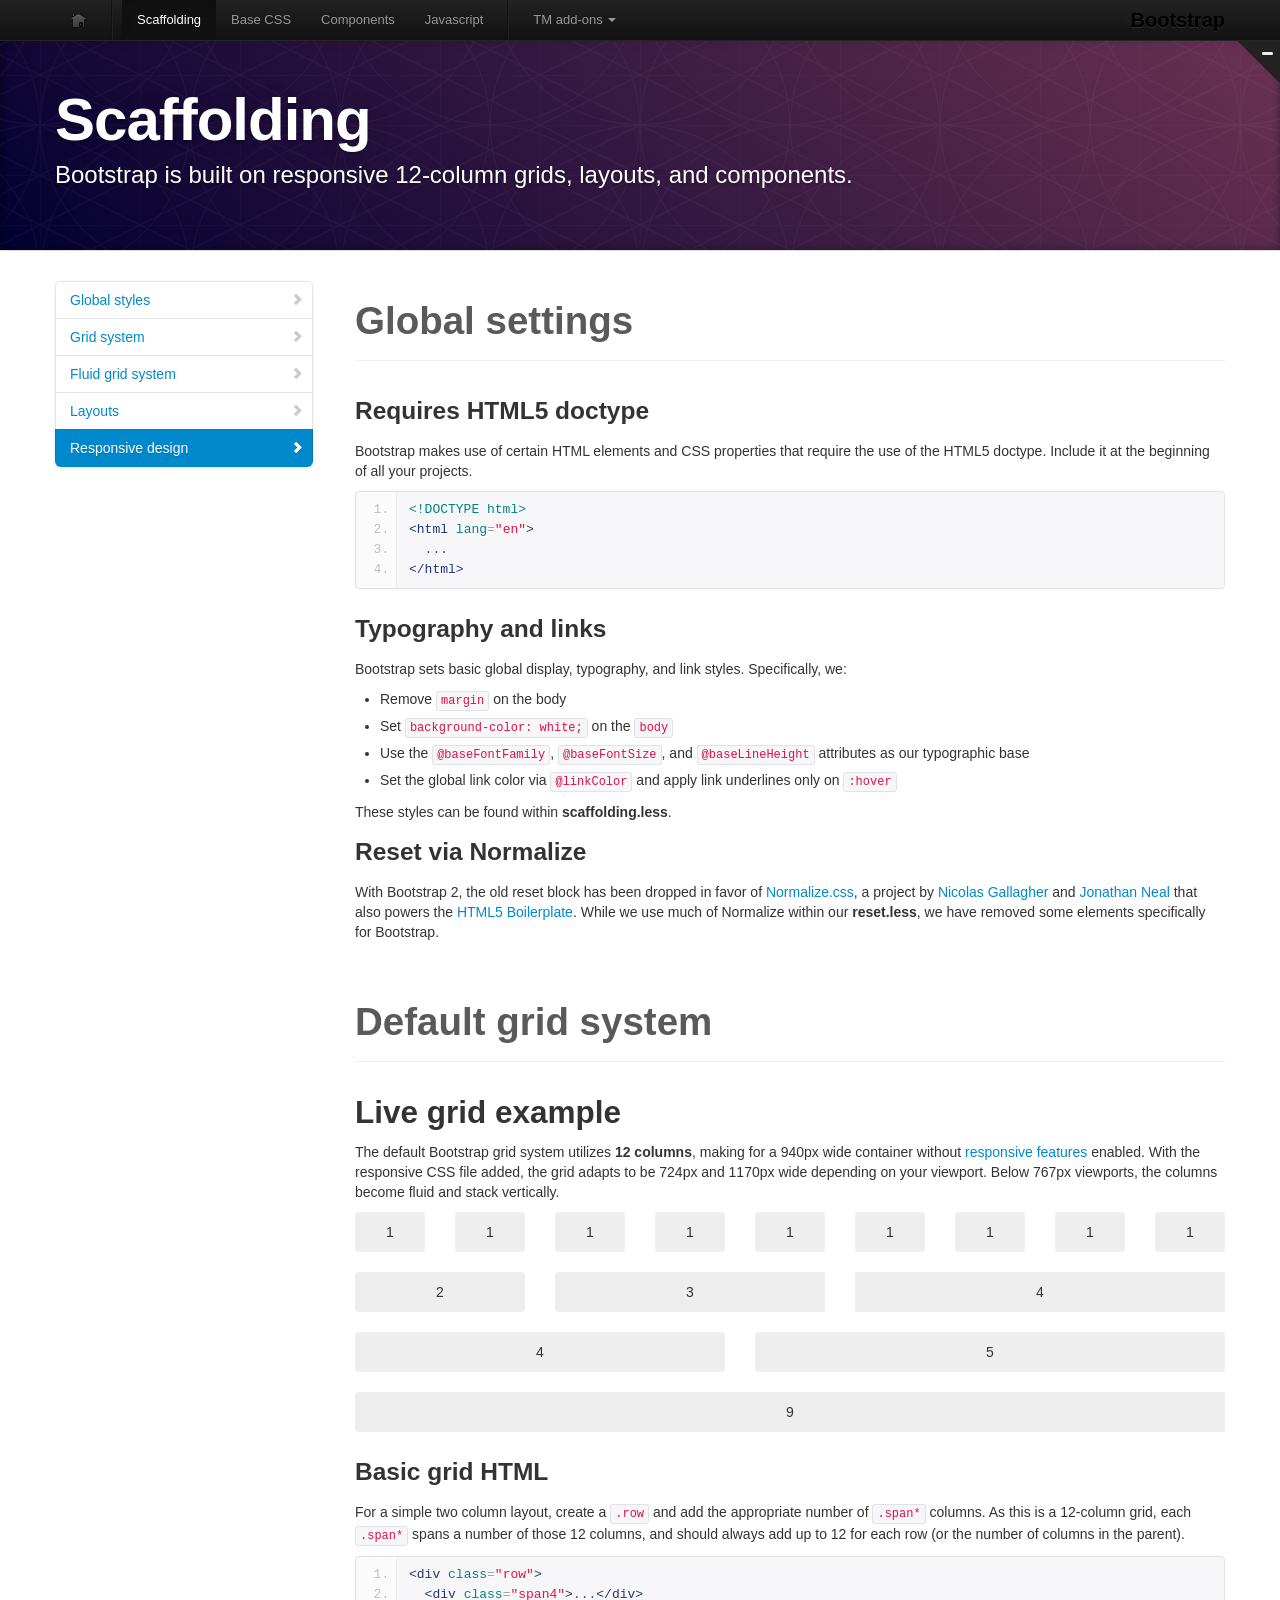
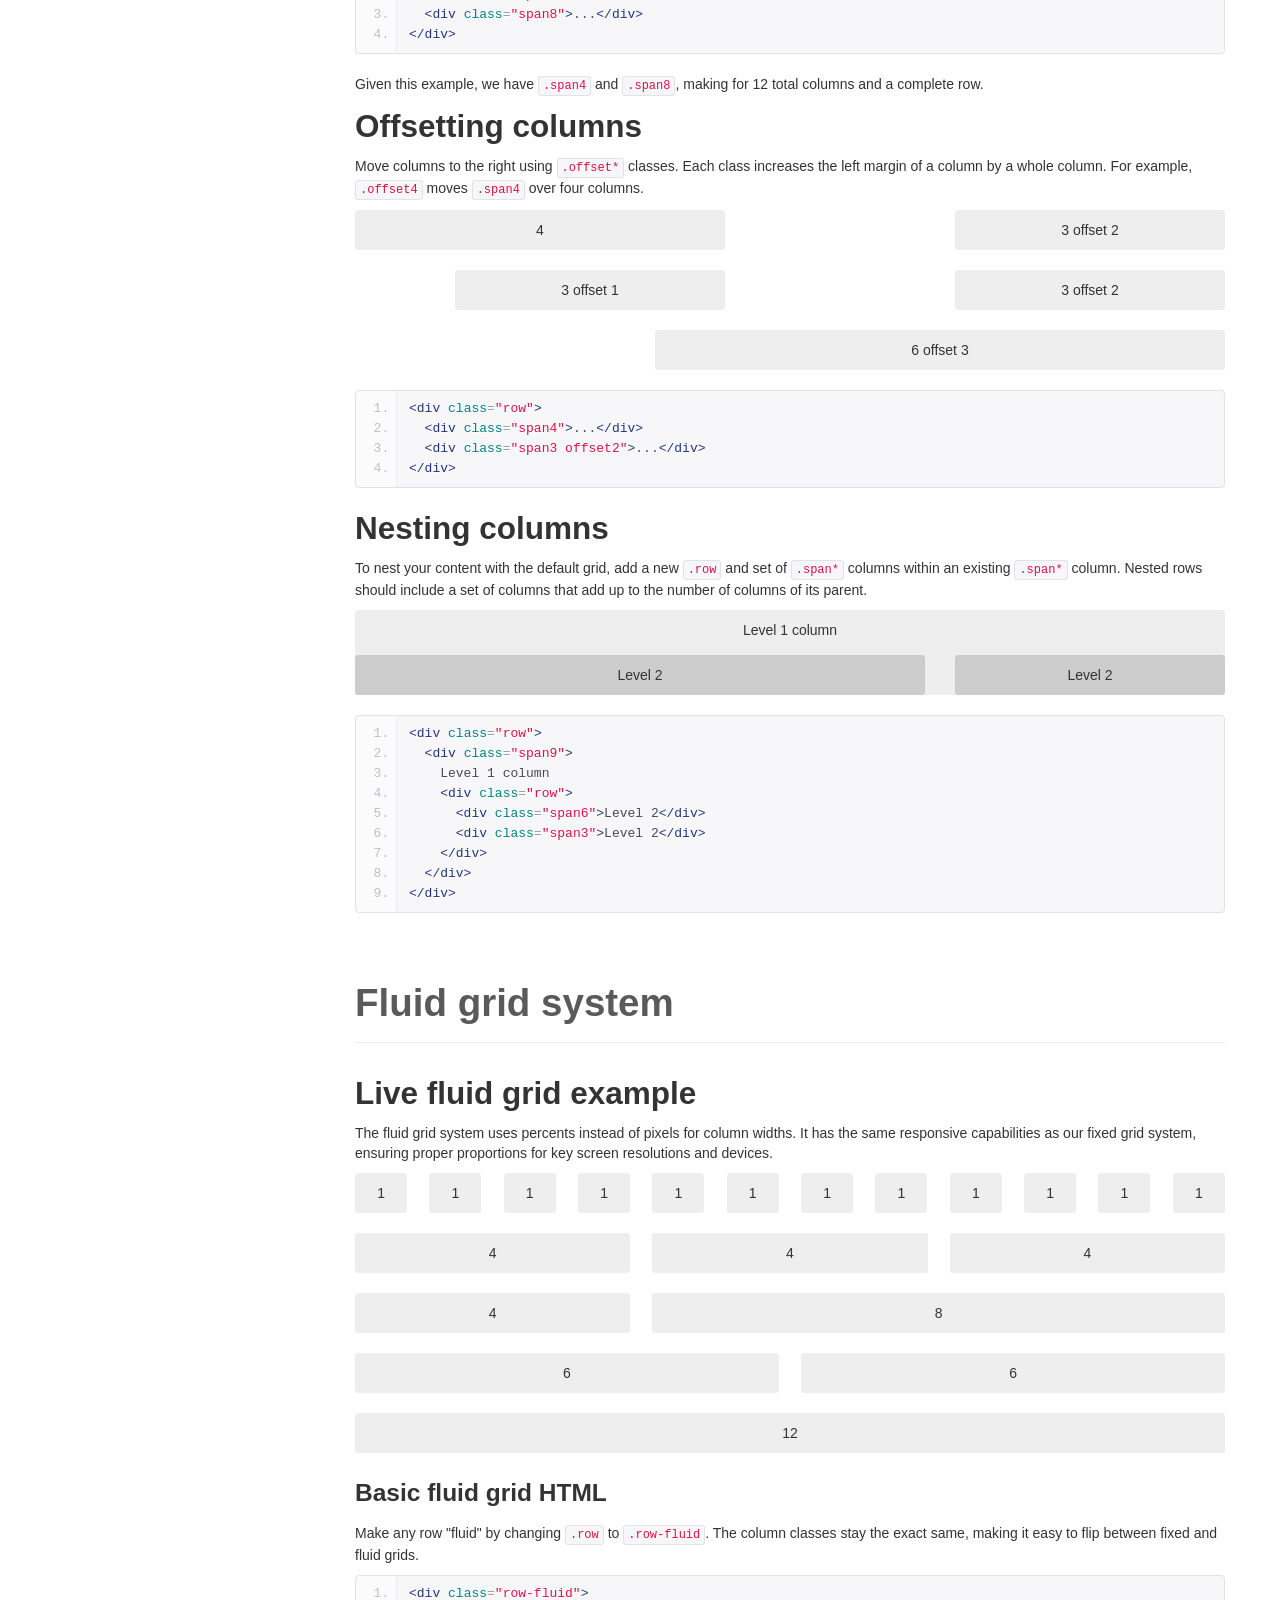
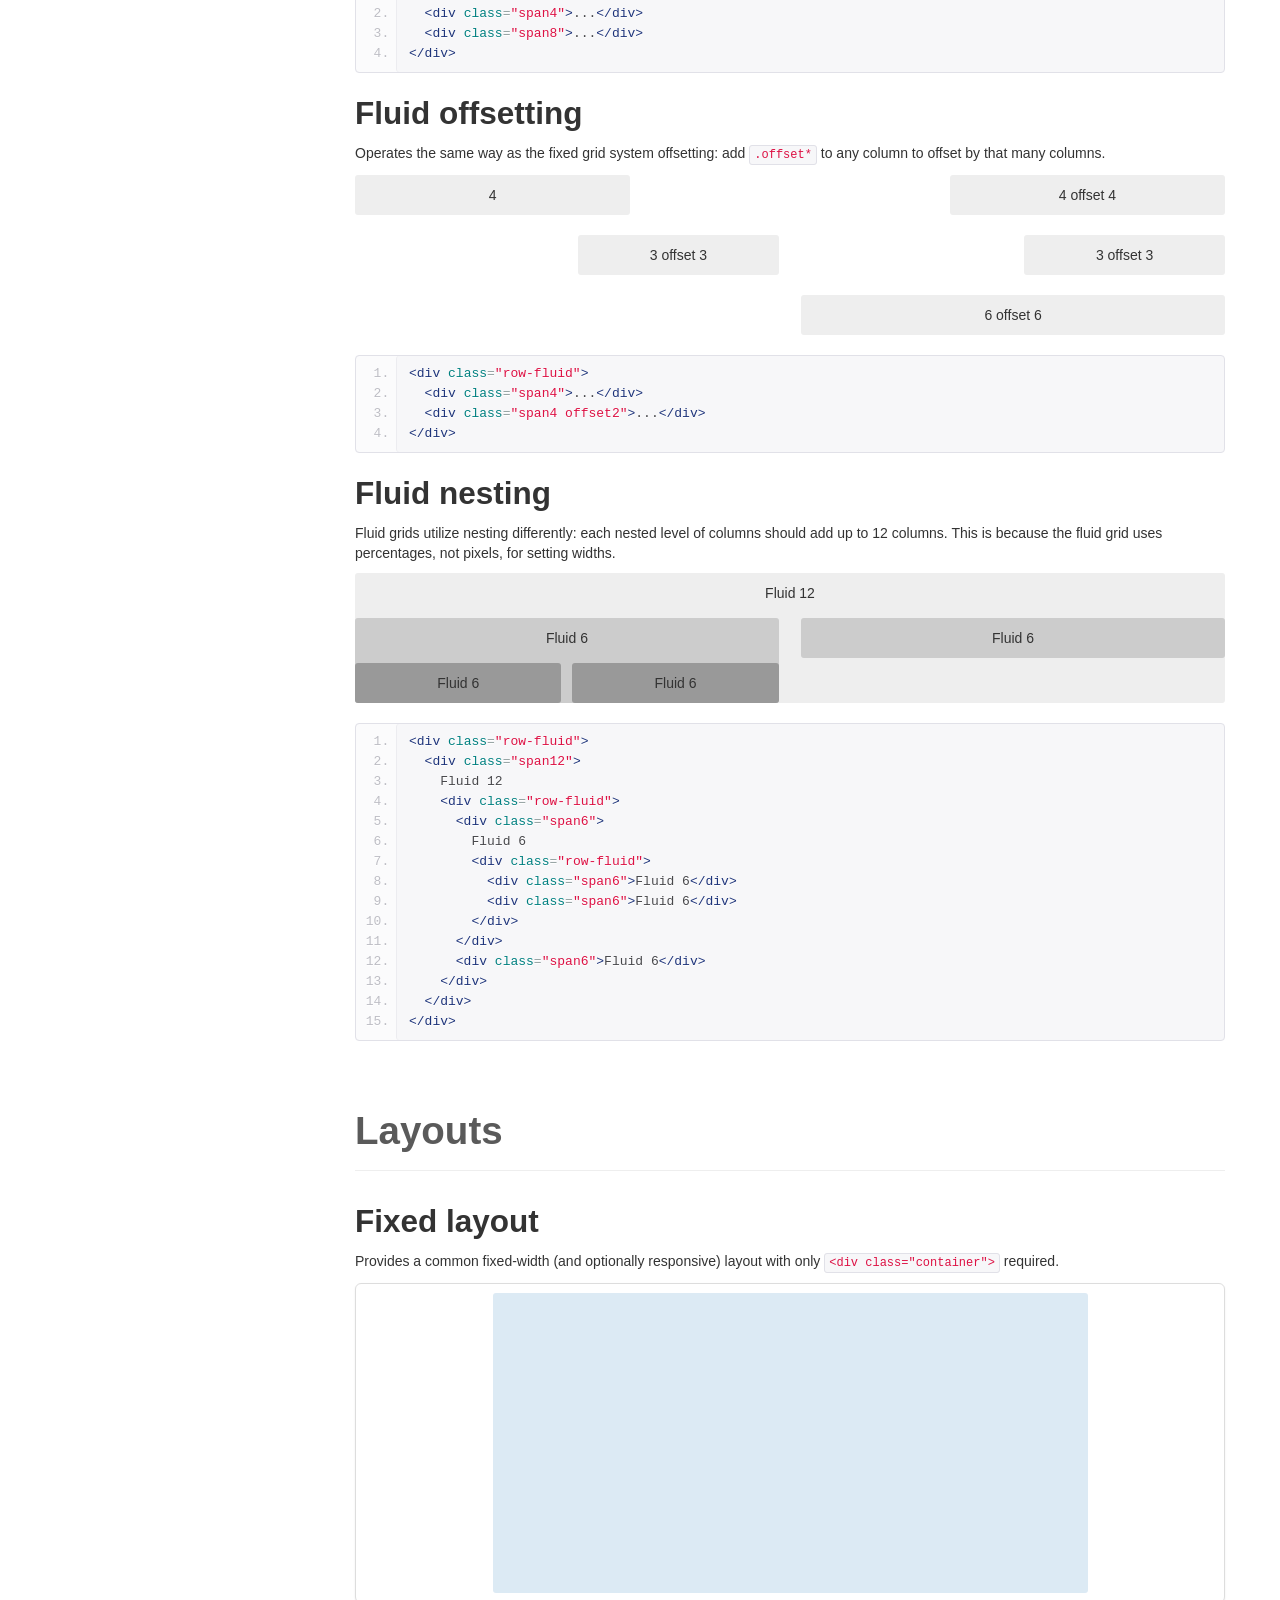
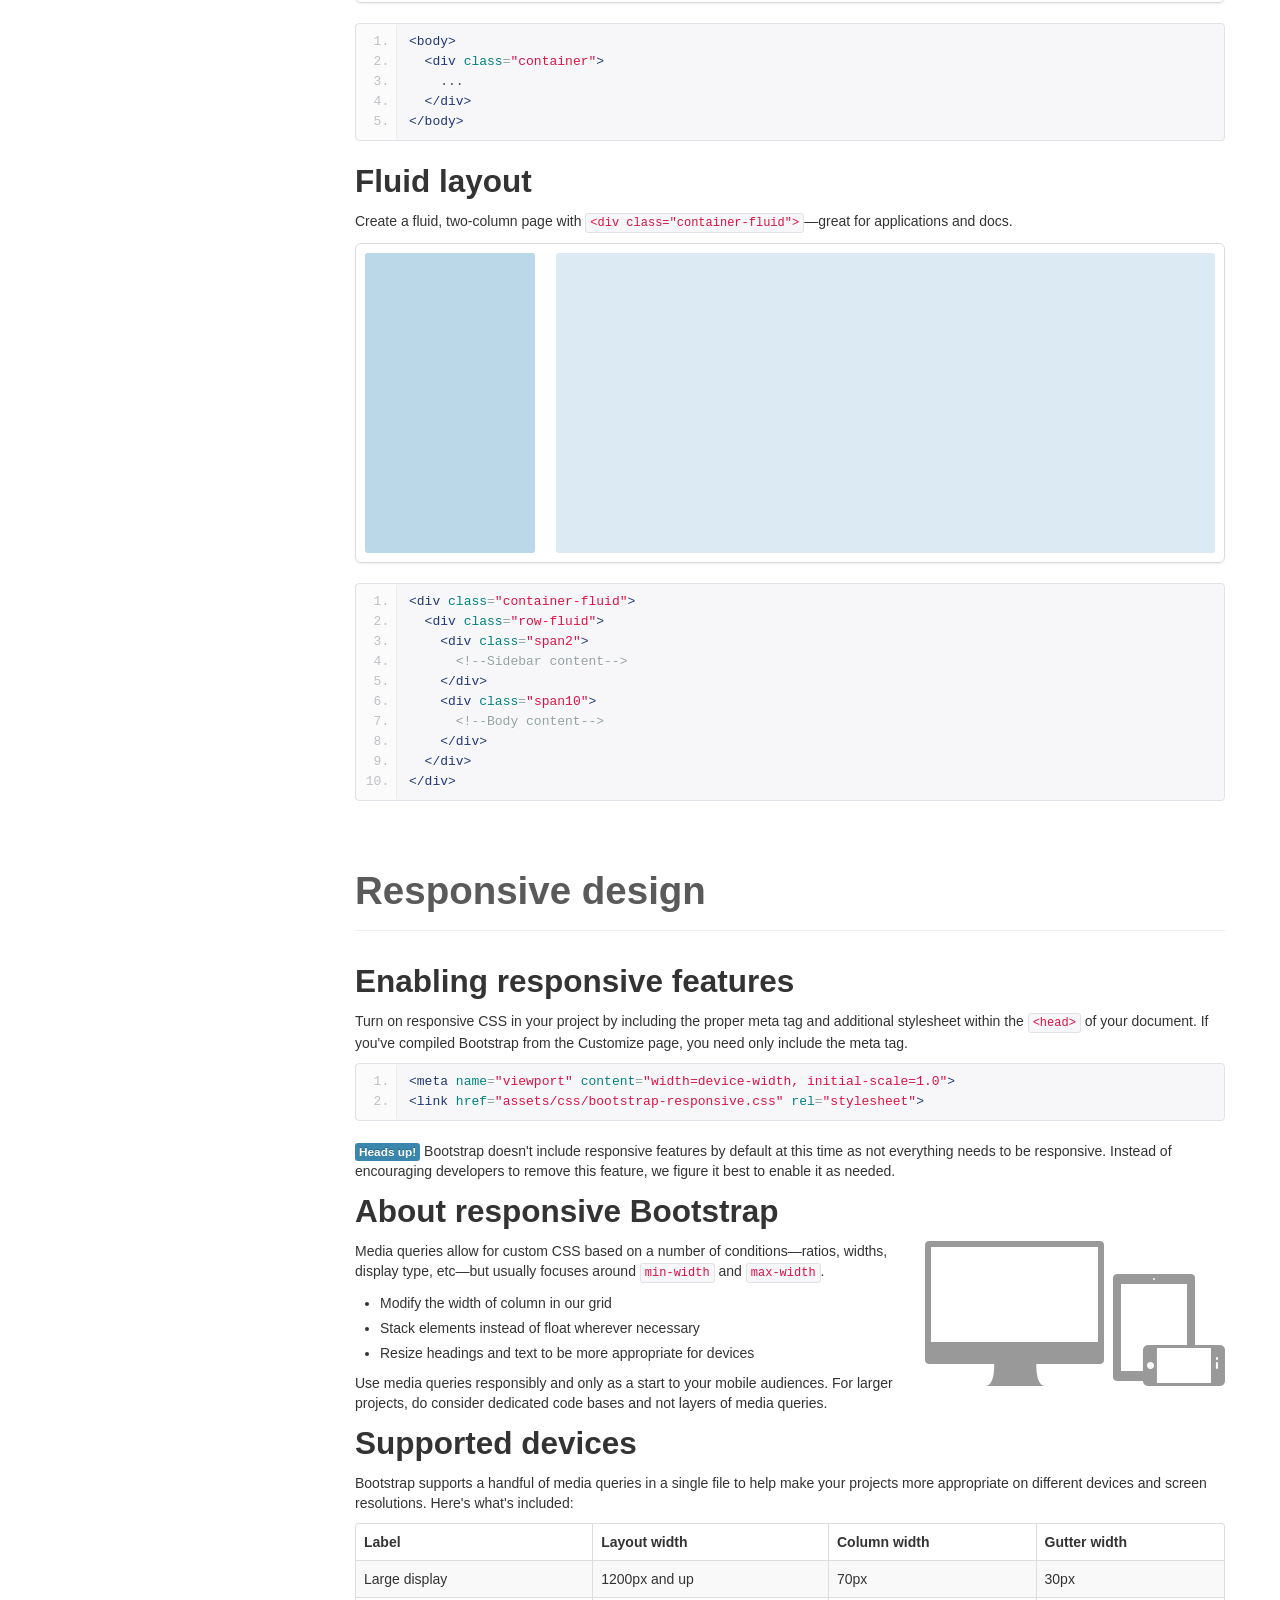
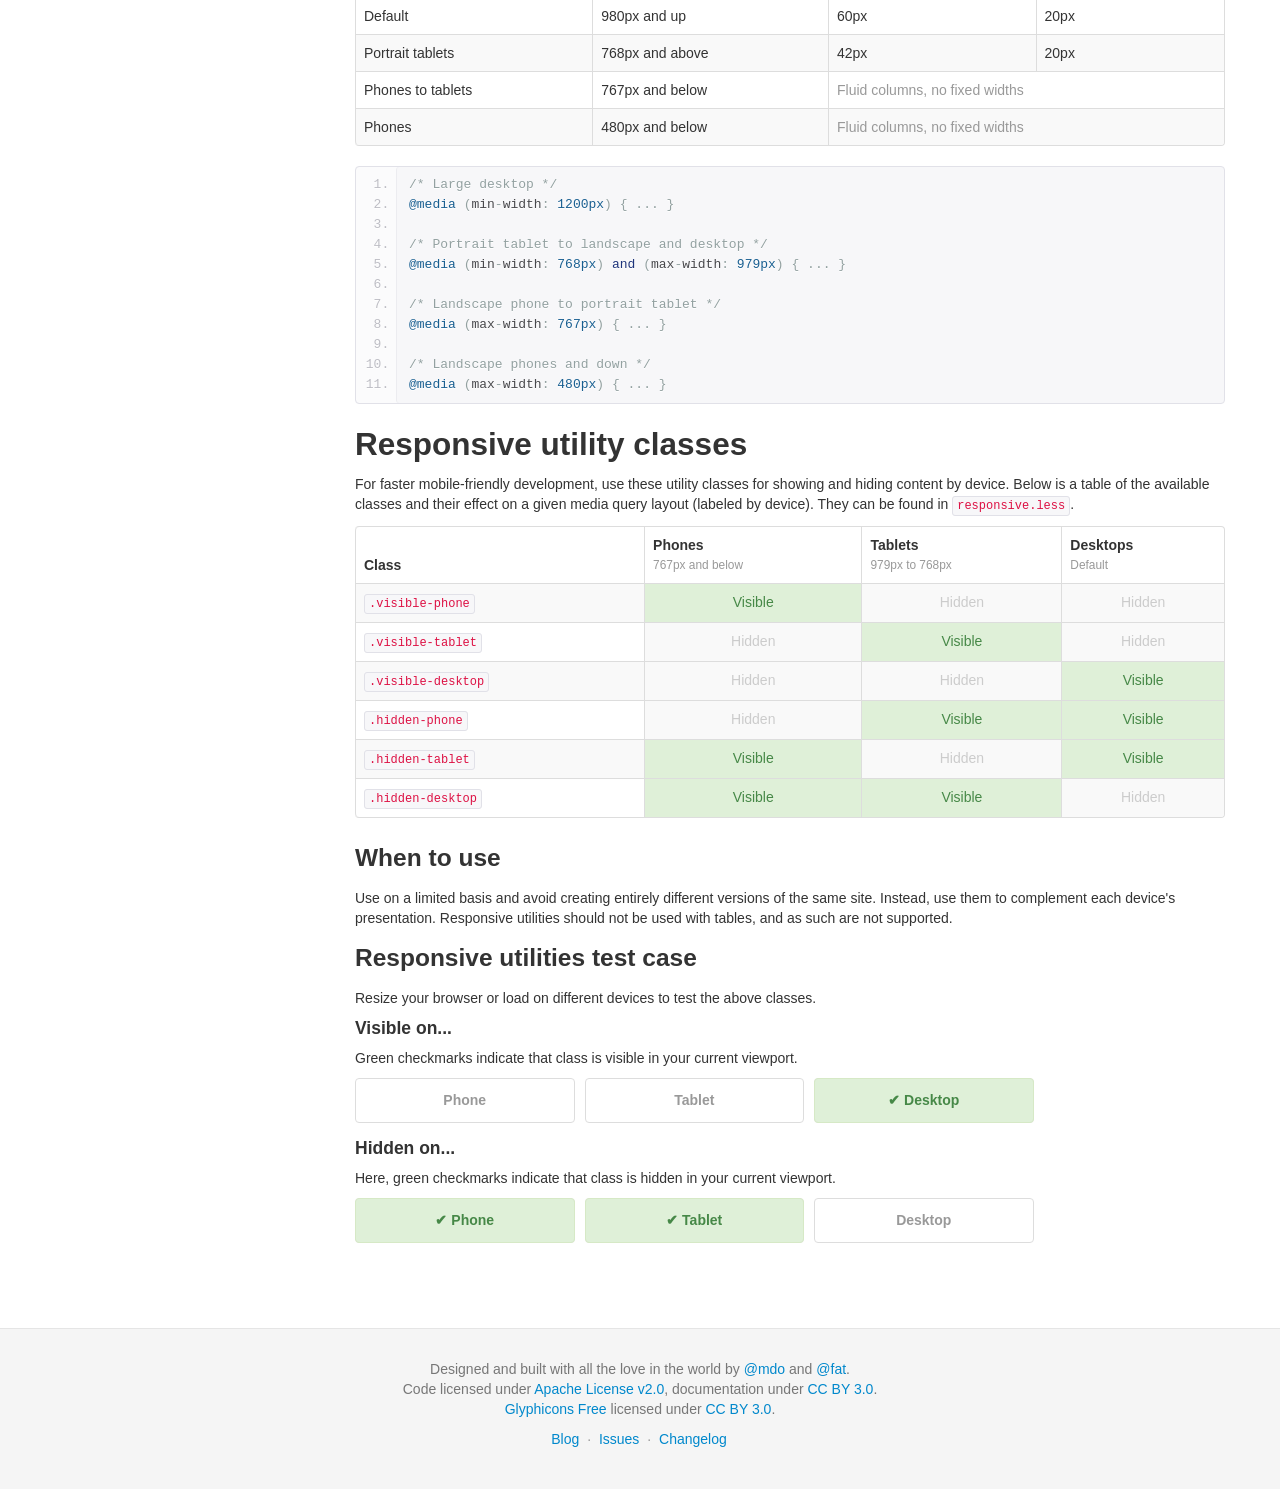
<file: assets/scaffolding.html>
<!DOCTYPE html>
<html lang="en">
  <head>
    <meta charset="utf-8">
    <title>Scaffolding · Bootstrap</title>
    <meta name="viewport" content="width=device-width, initial-scale=1.0">
    <meta name="description" content="">
    <meta name="author" content="">

    <!-- Le styles -->
    <link href="css/bootstrap.css" rel="stylesheet">
    <link href="css/bootstrap-responsive.css" rel="stylesheet">
    <link href="css/docs.css" rel="stylesheet">
    <link href="css/tm_docs.css" rel="stylesheet">
    <link href="css/prettify.css" rel="stylesheet">

    <!-- Le HTML5 shim, for IE6-8 support of HTML5 elements -->
    <!--[if lt IE 9]>
    <link href="css/ie.css" rel="stylesheet">
      <script src="js/html5shiv.js"></script>
    <![endif]-->
<!-- Le fav and touch icons -->
    <link rel="apple-touch-icon-precomposed" sizes="144x144" href="img/ico/apple-touch-icon-144-precomposed.png">
    <link rel="apple-touch-icon-precomposed" sizes="114x114" href="img/ico/apple-touch-icon-114-precomposed.png">
      <link rel="apple-touch-icon-precomposed" sizes="72x72" href="img/ico/apple-touch-icon-72-precomposed.png">
                    <link rel="apple-touch-icon-precomposed" href="img/ico/apple-touch-icon-57-precomposed.png">
                                   <link rel="shortcut icon" href="img/ico/favicon.png">
  </head>

  <body data-spy="scroll" data-target=".bs-docs-sidebar">

     <!-- Navbar
    ================================================== -->
    <div class="navbar navbar-inverse navbar-fixed-top" id="advanced">
      <span class="trigger"><strong></strong><em></em></span>
      <div class="navbar-inner">
        <div class="container">
          <button type="button" class="btn btn-navbar" data-toggle="collapse" data-target=".nav-collapse">
            <span class="icon-bar"></span>
            <span class="icon-bar"></span>
            <span class="icon-bar"></span>
          </button>
          <a class="brand" href="scaffolding.html">Bootstrap</a>
          <div class="nav-collapse collapse">
            <ul class="nav">
              <li class="home">
                <a href="../index.html"><img src="img/tm/tm_home.png" alt=""></a>
              </li>
              <li class="divider-vertical"></li>
              <li class="active">
                <a href="scaffolding.html">Scaffolding</a>
              </li>
              <li class="">
                <a href="base-css.html">Base CSS</a>
              </li>
              <li class="">
                <a href="components.html">Components</a>
              </li>
              <li class="">
                <a href="javascript.html">Javascript</a>
              </li>
              <li class="divider-vertical"></li>
              <li class="dropdown">
                <a href="#" class="dropdown-toggle" data-toggle="dropdown">TM add-ons <b class="caret"></b></a>
                <ul class="dropdown-menu">
                  <li><a href="../404.html">Pages</a>
                    <ul>  
                      <li><a href="under_construction.html">Under Construction</a></li>
                      <li><a href="intro.html">Intro Page</a></li>
                      <li><a href="../404.html">404 page</a></li>
                    </ul>
                  </li>
                  <li><a href="portfolio.html">Portfolio</a></li>
                  <li><a href="slider.html">Slider</a></li>
                  <li><a href="social_media.html">Social and Media<br> Sharing</a></li>
                  <li><a href="css3.html">CSS3 Tricks</a></li>
                </ul>
              </li>
            </ul>
          </div>
        </div>
      </div>
    </div>

<!-- Subhead
================================================== -->
<header class="jumbotron subhead" id="overview">
  <div class="container">
    <h1>Scaffolding</h1>
    <p class="lead">Bootstrap is built on responsive 12-column grids, layouts, and components.</p>
  </div>
</header>

  <div class="container">

    <!-- Docs nav
    ================================================== -->
    <div class="row">
      <div class="span3 bs-docs-sidebar">
        <ul class="nav nav-list bs-docs-sidenav">
          <li><a href="#global"><i class="icon-chevron-right"></i> Global styles</a></li>
          <li><a href="#gridSystem"><i class="icon-chevron-right"></i> Grid system</a></li>
          <li><a href="#fluidGridSystem"><i class="icon-chevron-right"></i> Fluid grid system</a></li>
          <li><a href="#layouts"><i class="icon-chevron-right"></i> Layouts</a></li>
          <li><a href="#responsive"><i class="icon-chevron-right"></i> Responsive design</a></li>
        </ul>
      </div>
      <div class="span9">



        <!-- Global Bootstrap settings
        ================================================== -->
        <section id="global">
          <div class="page-header">
            <h1>Global settings</h1>
          </div>

          <h3>Requires HTML5 doctype</h3>
          <p>Bootstrap makes use of certain HTML elements and CSS properties that require the use of the HTML5 doctype. Include it at the beginning of all your projects.</p>
<pre class="prettyprint linenums">
&lt;!DOCTYPE html&gt;
&lt;html lang="en"&gt;
  ...
&lt;/html&gt;
</pre>

          <h3>Typography and links</h3>
          <p>Bootstrap sets basic global display, typography, and link styles. Specifically, we:</p>
          <ul>
            <li>Remove <code>margin</code> on the body</li>
            <li>Set <code>background-color: white;</code> on the <code>body</code></li>
            <li>Use the <code>@baseFontFamily</code>, <code>@baseFontSize</code>, and <code>@baseLineHeight</code> attributes as our typographic base</li>
            <li>Set the global link color via <code>@linkColor</code> and apply link underlines only on <code>:hover</code></li>
          </ul>
          <p>These styles can be found within <strong>scaffolding.less</strong>.</p>

          <h3>Reset via Normalize</h3>
          <p>With Bootstrap 2, the old reset block has been dropped in favor of <a href="http://necolas.github.com/normalize.css/" target="_blank">Normalize.css</a>, a project by <a href="http://twitter.com/necolas" target="_blank">Nicolas Gallagher</a> and <a href="http://twitter.com/jon_neal" target="_blank">Jonathan Neal</a> that also powers the <a href="http://html5boilerplate.com" target="_blank">HTML5 Boilerplate</a>. While we use much of Normalize within our <strong>reset.less</strong>, we have removed some elements specifically for Bootstrap.</p>

        </section>




        <!-- Grid system
        ================================================== -->
        <section id="gridSystem">
          <div class="page-header">
            <h1>Default grid system</h1>
          </div>

          <h2>Live grid example</h2>
          <p>The default Bootstrap grid system utilizes <strong>12 columns</strong>, making for a 940px wide container without <a href="./scaffolding.html#responsive">responsive features</a> enabled. With the responsive CSS file added, the grid adapts to be 724px and 1170px wide depending on your viewport. Below 767px viewports, the columns become fluid and stack vertically.</p>
          <div class="bs-docs-grid">
            <div class="row show-grid">
              <div class="span1">1</div>
              <div class="span1">1</div>
              <div class="span1">1</div>
              <div class="span1">1</div>
              <div class="span1">1</div>
              <div class="span1">1</div>
              <div class="span1">1</div>
              <div class="span1">1</div>
              <div class="span1">1</div>
            </div>
            <div class="row show-grid">
              <div class="span2">2</div>
              <div class="span3">3</div>
              <div class="span4">4</div>
            </div>
            <div class="row show-grid">
              <div class="span4">4</div>
              <div class="span5">5</div>
            </div>
            <div class="row show-grid">
              <div class="span9">9</div>
            </div>
          </div>

          <h3>Basic grid HTML</h3>
          <p>For a simple two column layout, create a <code>.row</code> and add the appropriate number of <code>.span*</code> columns. As this is a 12-column grid, each <code>.span*</code> spans a number of those 12 columns, and should always add up to 12 for each row (or the number of columns in the parent).</p>
<pre class="prettyprint linenums">
&lt;div class="row"&gt;
  &lt;div class="span4"&gt;...&lt;/div&gt;
  &lt;div class="span8"&gt;...&lt;/div&gt;
&lt;/div&gt;
</pre>
          <p>Given this example, we have <code>.span4</code> and <code>.span8</code>, making for 12 total columns and a complete row.</p>

          <h2>Offsetting columns</h2>
          <p>Move columns to the right using <code>.offset*</code> classes. Each class increases the left margin of a column by a whole column. For example, <code>.offset4</code> moves <code>.span4</code> over four columns.</p>
          <div class="bs-docs-grid">
            <div class="row show-grid">
              <div class="span4">4</div>
              <div class="span3 offset2">3 offset 2</div>
            </div><!-- /row -->
            <div class="row show-grid">
              <div class="span3 offset1">3 offset 1</div>
              <div class="span3 offset2">3 offset 2</div>
            </div><!-- /row -->
            <div class="row show-grid">
              <div class="span6 offset3">6 offset 3</div>
            </div><!-- /row -->
          </div>
<pre class="prettyprint linenums">
&lt;div class="row"&gt;
  &lt;div class="span4"&gt;...&lt;/div&gt;
  &lt;div class="span3 offset2"&gt;...&lt;/div&gt;
&lt;/div&gt;
</pre>

          <h2>Nesting columns</h2>
          <p>To nest your content with the default grid, add a new <code>.row</code> and set of <code>.span*</code> columns within an existing <code>.span*</code> column. Nested rows should include a set of columns that add up to the number of columns of its parent.</p>
          <div class="row show-grid">
            <div class="span9">
              Level 1 column
              <div class="row show-grid">
                <div class="span6">
                  Level 2
                </div>
                <div class="span3">
                  Level 2
                </div>
              </div>
            </div>
          </div>
<pre class="prettyprint linenums">
&lt;div class="row"&gt;
  &lt;div class="span9"&gt;
    Level 1 column
    &lt;div class="row"&gt;
      &lt;div class="span6"&gt;Level 2&lt;/div&gt;
      &lt;div class="span3"&gt;Level 2&lt;/div&gt;
    &lt;/div&gt;
  &lt;/div&gt;
&lt;/div&gt;
</pre>
        </section>



        <!-- Fluid grid system
        ================================================== -->
        <section id="fluidGridSystem">
          <div class="page-header">
            <h1>Fluid grid system</h1>
          </div>

          <h2>Live fluid grid example</h2>
          <p>The fluid grid system uses percents instead of pixels for column widths. It has the same responsive capabilities as our fixed grid system, ensuring proper proportions for key screen resolutions and devices.</p>
          <div class="bs-docs-grid">
            <div class="row-fluid show-grid">
              <div class="span1">1</div>
              <div class="span1">1</div>
              <div class="span1">1</div>
              <div class="span1">1</div>
              <div class="span1">1</div>
              <div class="span1">1</div>
              <div class="span1">1</div>
              <div class="span1">1</div>
              <div class="span1">1</div>
              <div class="span1">1</div>
              <div class="span1">1</div>
              <div class="span1">1</div>
            </div>
            <div class="row-fluid show-grid">
              <div class="span4">4</div>
              <div class="span4">4</div>
              <div class="span4">4</div>
            </div>
            <div class="row-fluid show-grid">
              <div class="span4">4</div>
              <div class="span8">8</div>
            </div>
            <div class="row-fluid show-grid">
              <div class="span6">6</div>
              <div class="span6">6</div>
            </div>
            <div class="row-fluid show-grid">
              <div class="span12">12</div>
            </div>
          </div>

          <h3>Basic fluid grid HTML</h3>
          <p>Make any row "fluid" by changing <code>.row</code> to <code>.row-fluid</code>. The column classes stay the exact same, making it easy to flip between fixed and fluid grids.</p>
<pre class="prettyprint linenums">
&lt;div class="row-fluid"&gt;
  &lt;div class="span4"&gt;...&lt;/div&gt;
  &lt;div class="span8"&gt;...&lt;/div&gt;
&lt;/div&gt;
</pre>

          <h2>Fluid offsetting</h2>
          <p>Operates the same way as the fixed grid system offsetting: add <code>.offset*</code> to any column to offset by that many columns.</p>
          <div class="bs-docs-grid">
            <div class="row-fluid show-grid">
              <div class="span4">4</div>
              <div class="span4 offset4">4 offset 4</div>
            </div><!-- /row -->
            <div class="row-fluid show-grid">
              <div class="span3 offset3">3 offset 3</div>
              <div class="span3 offset3">3 offset 3</div>
            </div><!-- /row -->
            <div class="row-fluid show-grid">
              <div class="span6 offset6">6 offset 6</div>
            </div><!-- /row -->
          </div>
<pre class="prettyprint linenums">
&lt;div class="row-fluid"&gt;
  &lt;div class="span4"&gt;...&lt;/div&gt;
  &lt;div class="span4 offset2"&gt;...&lt;/div&gt;
&lt;/div&gt;
</pre>

          <h2>Fluid nesting</h2>
          <p>Fluid grids utilize nesting differently: each nested level of columns should add up to 12 columns. This is because the fluid grid uses percentages, not pixels, for setting widths.</p>
          <div class="row-fluid show-grid">
            <div class="span12">
              Fluid 12
              <div class="row-fluid show-grid">
                <div class="span6">
                  Fluid 6
                  <div class="row-fluid show-grid">
                    <div class="span6">
                      Fluid 6
                    </div>
                    <div class="span6">
                      Fluid 6
                    </div>
                  </div>
                </div>
                <div class="span6">
                  Fluid 6
                </div>
              </div>
            </div>
          </div>
<pre class="prettyprint linenums">
&lt;div class="row-fluid"&gt;
  &lt;div class="span12"&gt;
    Fluid 12
    &lt;div class="row-fluid"&gt;
      &lt;div class="span6"&gt;
        Fluid 6
        &lt;div class="row-fluid"&gt;
          &lt;div class="span6"&gt;Fluid 6&lt;/div&gt;
          &lt;div class="span6"&gt;Fluid 6&lt;/div&gt;
        &lt;/div&gt;
      &lt;/div&gt;
      &lt;div class="span6"&gt;Fluid 6&lt;/div&gt;
    &lt;/div&gt;
  &lt;/div&gt;
&lt;/div&gt;
</pre>

        </section>




        <!-- Layouts (Default and fluid)
        ================================================== -->
        <section id="layouts">
          <div class="page-header">
            <h1>Layouts</h1>
          </div>

          <h2>Fixed layout</h2>
          <p>Provides a common fixed-width (and optionally responsive) layout with only <code>&lt;div class="container"&gt;</code> required.</p>
          <div class="mini-layout">
            <div class="mini-layout-body"></div>
          </div>
<pre class="prettyprint linenums">
&lt;body&gt;
  &lt;div class="container"&gt;
    ...
  &lt;/div&gt;
&lt;/body&gt;
</pre>

          <h2>Fluid layout</h2>
          <p>Create a fluid, two-column page with <code>&lt;div class="container-fluid"&gt;</code>&mdash;great for applications and docs.</p>
          <div class="mini-layout fluid">
            <div class="mini-layout-sidebar"></div>
            <div class="mini-layout-body"></div>
          </div>
<pre class="prettyprint linenums">
&lt;div class="container-fluid"&gt;
  &lt;div class="row-fluid"&gt;
    &lt;div class="span2"&gt;
      &lt;!--Sidebar content--&gt;
    &lt;/div&gt;
    &lt;div class="span10"&gt;
      &lt;!--Body content--&gt;
    &lt;/div&gt;
  &lt;/div&gt;
&lt;/div&gt;
</pre>
        </section>




        <!-- Responsive design
        ================================================== -->
        <section id="responsive">
          <div class="page-header">
            <h1>Responsive design</h1>
          </div>

          <h2>Enabling responsive features</h2>
          <p>Turn on responsive CSS in your project by including the proper meta tag and additional stylesheet within the <code>&lt;head&gt;</code> of your document. If you've compiled Bootstrap from the Customize page, you need only include the meta tag.</p>
<pre class="prettyprint linenums">
&lt;meta name="viewport" content="width=device-width, initial-scale=1.0"&gt;
&lt;link href="assets/css/bootstrap-responsive.css" rel="stylesheet"&gt;
</pre>
          <p><span class="label label-info">Heads up!</span>  Bootstrap doesn't include responsive features by default at this time as not everything needs to be responsive. Instead of encouraging developers to remove this feature, we figure it best to enable it as needed.</p>

          <h2>About responsive Bootstrap</h2>
          <img src="img/responsive-illustrations.png" alt="Responsive devices" style="float: right; margin: 0 0 20px 20px;">
          <p>Media queries allow for custom CSS based on a number of conditions&mdash;ratios, widths, display type, etc&mdash;but usually focuses around <code>min-width</code> and <code>max-width</code>.</p>
          <ul>
            <li>Modify the width of column in our grid</li>
            <li>Stack elements instead of float wherever necessary</li>
            <li>Resize headings and text to be more appropriate for devices</li>
          </ul>
          <p>Use media queries responsibly and only as a start to your mobile audiences. For larger projects, do consider dedicated code bases and not layers of media queries.</p>

          <h2>Supported devices</h2>
          <p>Bootstrap supports a handful of media queries in a single file to help make your projects more appropriate on different devices and screen resolutions. Here's what's included:</p>
          <table class="table table-bordered table-striped">
            <thead>
              <tr>
                <th>Label</th>
                <th>Layout width</th>
                <th>Column width</th>
                <th>Gutter width</th>
              </tr>
            </thead>
            <tbody>
              <tr>
                <td>Large display</td>
                <td>1200px and up</td>
                <td>70px</td>
                <td>30px</td>
              </tr>
              <tr>
                <td>Default</td>
                <td>980px and up</td>
                <td>60px</td>
                <td>20px</td>
              </tr>
              <tr>
                <td>Portrait tablets</td>
                <td>768px and above</td>
                <td>42px</td>
                <td>20px</td>
              </tr>
              <tr>
                <td>Phones to tablets</td>
                <td>767px and below</td>
                <td class="muted" colspan="2">Fluid columns, no fixed widths</td>
              </tr>
              <tr>
                <td>Phones</td>
                <td>480px and below</td>
                <td class="muted" colspan="2">Fluid columns, no fixed widths</td>
              </tr>
            </tbody>
          </table>
<pre class="prettyprint linenums">
/* Large desktop */
@media (min-width: 1200px) { ... }

/* Portrait tablet to landscape and desktop */
@media (min-width: 768px) and (max-width: 979px) { ... }

/* Landscape phone to portrait tablet */
@media (max-width: 767px) { ... }

/* Landscape phones and down */
@media (max-width: 480px) { ... }
</pre>


          <h2>Responsive utility classes</h2>
          <p>For faster mobile-friendly development, use these utility classes for showing and hiding content by device. Below is a table of the available classes and their effect on a given media query layout (labeled by device). They can be found in <code>responsive.less</code>.</p>
          <table class="table table-bordered table-striped responsive-utilities">
            <thead>
              <tr>
                <th>Class</th>
                <th>Phones <small>767px and below</small></th>
                <th>Tablets <small>979px to 768px</small></th>
                <th>Desktops <small>Default</small></th>
              </tr>
            </thead>
            <tbody>
              <tr>
                <th><code>.visible-phone</code></th>
                <td class="is-visible">Visible</td>
                <td class="is-hidden">Hidden</td>
                <td class="is-hidden">Hidden</td>
              </tr>
              <tr>
                <th><code>.visible-tablet</code></th>
                <td class="is-hidden">Hidden</td>
                <td class="is-visible">Visible</td>
                <td class="is-hidden">Hidden</td>
              </tr>
              <tr>
                <th><code>.visible-desktop</code></th>
                <td class="is-hidden">Hidden</td>
                <td class="is-hidden">Hidden</td>
                <td class="is-visible">Visible</td>
              </tr>
              <tr>
                <th><code>.hidden-phone</code></th>
                <td class="is-hidden">Hidden</td>
                <td class="is-visible">Visible</td>
                <td class="is-visible">Visible</td>
              </tr>
              <tr>
                <th><code>.hidden-tablet</code></th>
                <td class="is-visible">Visible</td>
                <td class="is-hidden">Hidden</td>
                <td class="is-visible">Visible</td>
              </tr>
              <tr>
                <th><code>.hidden-desktop</code></th>
                <td class="is-visible">Visible</td>
                <td class="is-visible">Visible</td>
                <td class="is-hidden">Hidden</td>
              </tr>
            </tbody>
          </table>

          <h3>When to use</h3>
          <p>Use on a limited basis and avoid creating entirely different versions of the same site. Instead, use them to complement each device's presentation. Responsive utilities should not be used with tables, and as such are not supported.</p>

          <h3>Responsive utilities test case</h3>
          <p>Resize your browser or load on different devices to test the above classes.</p>
          <h4>Visible on...</h4>
          <p>Green checkmarks indicate that class is visible in your current viewport.</p>
          <ul class="responsive-utilities-test">
            <li>Phone<span class="visible-phone">&#10004; Phone</span></li>
            <li>Tablet<span class="visible-tablet">&#10004; Tablet</span></li>
            <li>Desktop<span class="visible-desktop">&#10004; Desktop</span></li>
          </ul>
          <h4>Hidden on...</h4>
          <p>Here, green checkmarks indicate that class is hidden in your current viewport.</p>
          <ul class="responsive-utilities-test hidden-on">
            <li>Phone<span class="hidden-phone">&#10004; Phone</span></li>
            <li>Tablet<span class="hidden-tablet">&#10004; Tablet</span></li>
            <li>Desktop<span class="hidden-desktop">&#10004; Desktop</span></li>
          </ul>

        </section>



      </div>
    </div>

  </div>



    <!-- Footer
    ================================================== -->
    <footer class="footer">
      <div class="container">
        <p>Designed and built with all the love in the world by <a href="http://twitter.com/mdo" target="_blank">@mdo</a> and <a href="http://twitter.com/fat" target="_blank">@fat</a>.</p>
        <p>Code licensed under <a href="http://www.apache.org/licenses/LICENSE-2.0" target="_blank">Apache License v2.0</a>, documentation under <a href="http://creativecommons.org/licenses/by/3.0/">CC BY 3.0</a>.</p>
        <p><a href="http://glyphicons.com">Glyphicons Free</a> licensed under <a href="http://creativecommons.org/licenses/by/3.0/">CC BY 3.0</a>.</p>
        <ul class="footer-links">
          <li><a href="http://blog.getbootstrap.com">Blog</a></li>
          <li class="muted">&middot;</li>
          <li><a href="https://github.com/twitter/bootstrap/issues?state=open">Issues</a></li>
          <li class="muted">&middot;</li>
          <li><a href="https://github.com/twitter/bootstrap/blob/master/CHANGELOG.md">Changelog</a></li>
        </ul>
      </div>
    </footer>



    <!-- Le javascript
    ================================================== -->
    <!-- Placed at the end of the document so the pages load faster -->
    <script type="text/javascript" src="http://platform.twitter.com/widgets.js"></script>
    <script src="js/jquery.js"></script>
    <script src="js/prettify.js"></script>
    <script src="js/bootstrap-transition.js"></script>
    <script src="js/bootstrap-alert.js"></script>
    <script src="js/bootstrap-modal.js"></script>
    <script src="js/bootstrap-dropdown.js"></script>
    <script src="js/bootstrap-scrollspy.js"></script>
    <script src="js/bootstrap-tab.js"></script>
    <script src="js/bootstrap-tooltip.js"></script>
    <script src="js/bootstrap-popover.js"></script>
    <script src="js/bootstrap-button.js"></script>
    <script src="js/bootstrap-collapse.js"></script>
    <script src="js/bootstrap-carousel.js"></script>
    <script src="js/bootstrap-typeahead.js"></script>
    <script src="js/bootstrap-affix.js"></script>
    <script src="js/holder.js"></script>
    <script src="js/application.js"></script>
    <script src="js/jquery.cookie.js"></script>



  </body>
</html>
</file>
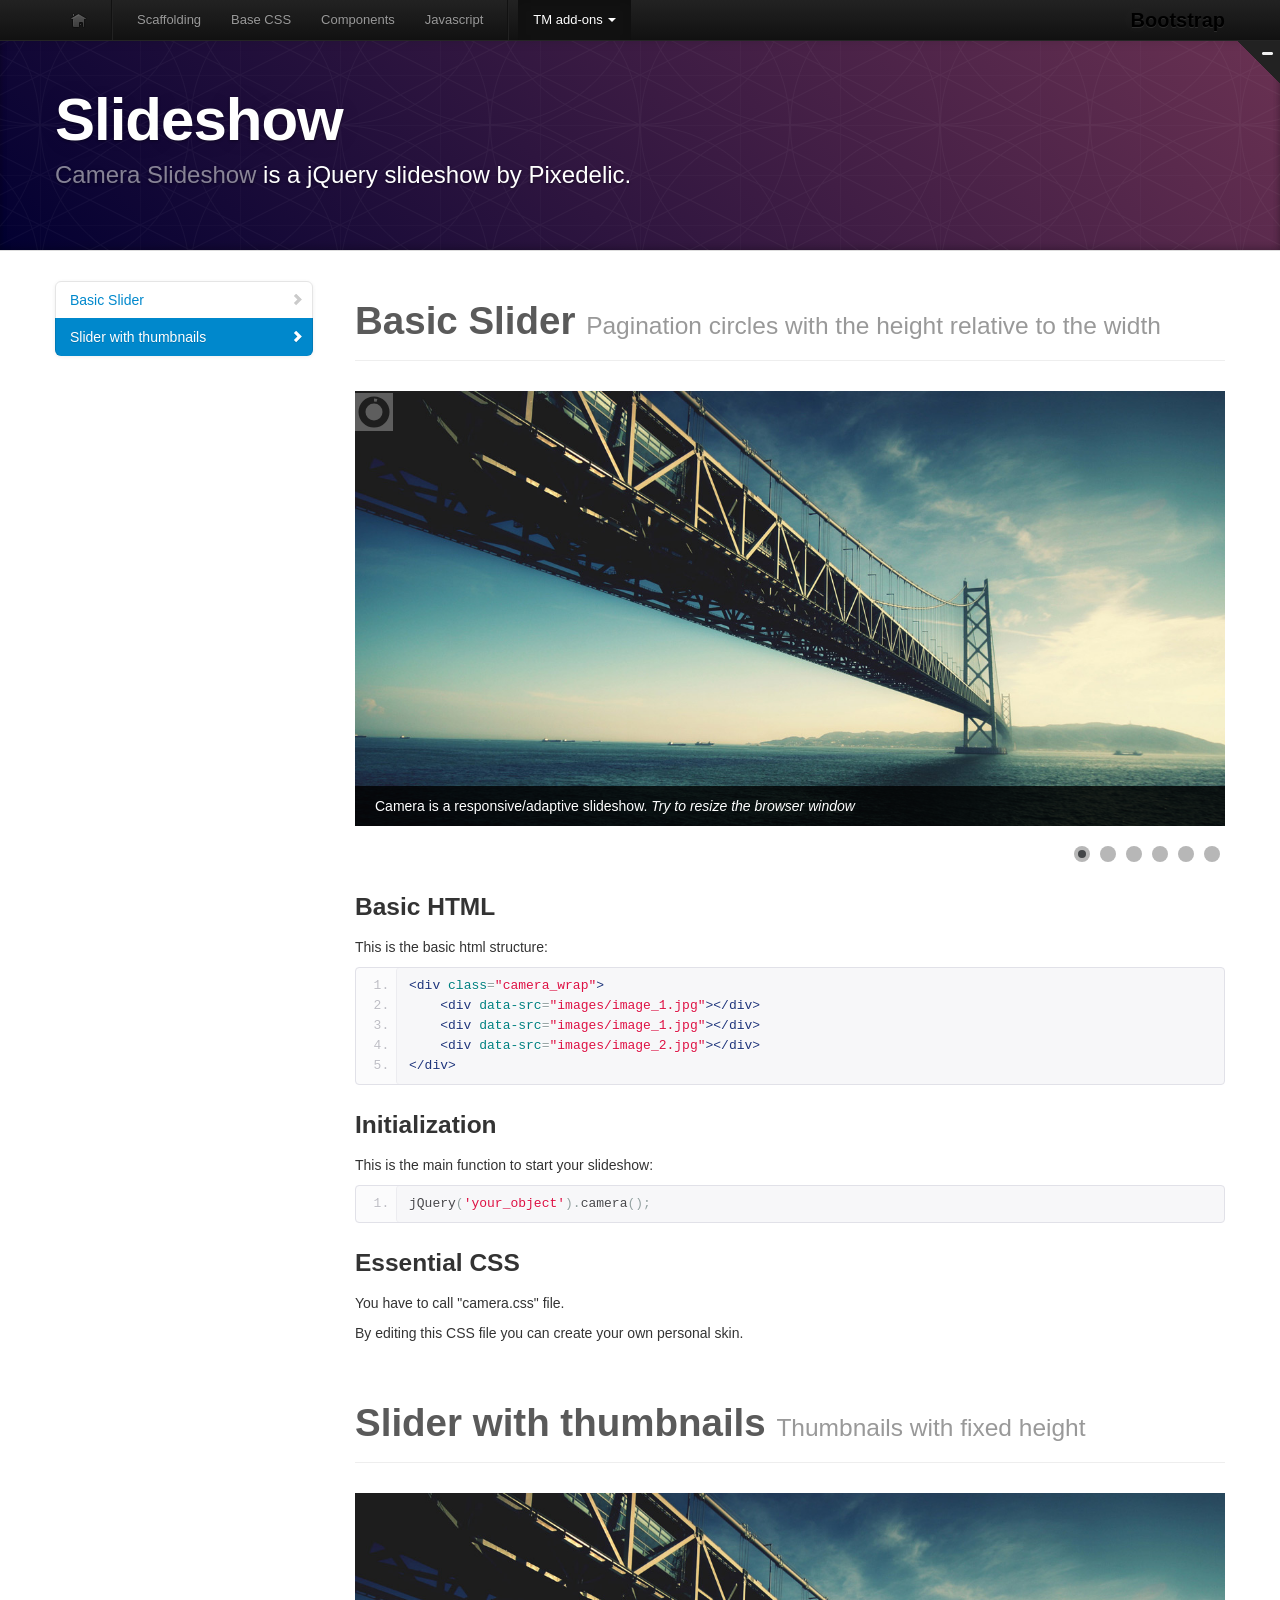
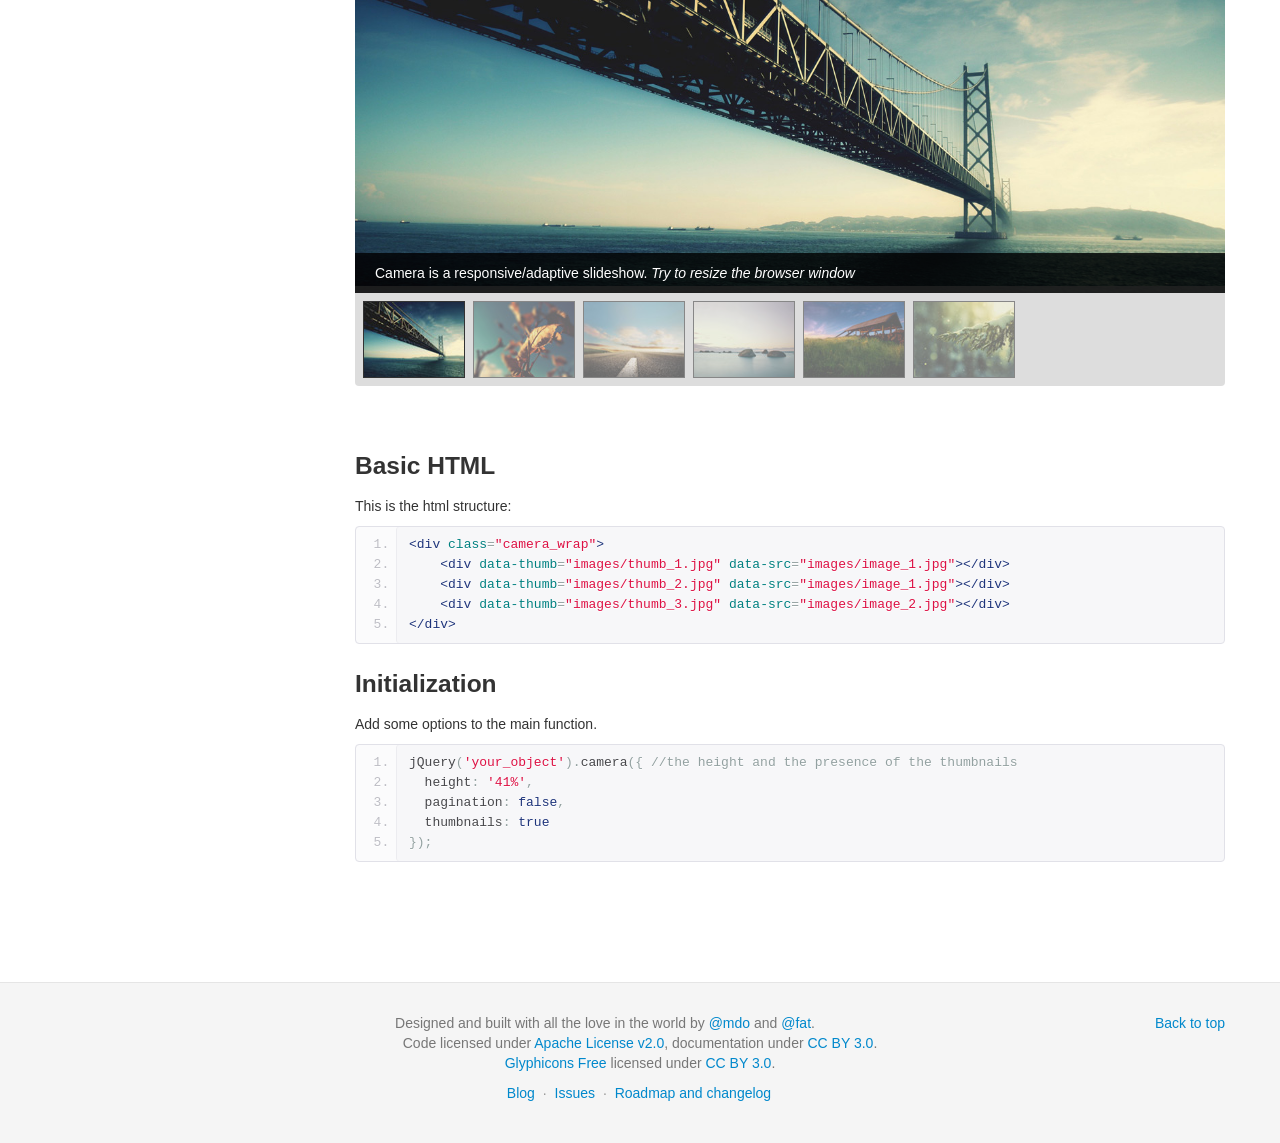
<file: assets/slider.html>
<!DOCTYPE html>
<html lang="en">
<head>
    <meta charset="utf-8">
  	<title>Slider</title>
    <meta name="viewport" content="width=device-width, initial-scale=1.0">
    <meta name="description" content="">
    <meta name="author" content="">
    <meta name="description" content="">

 <!-- styles -->
    <link href="css/bootstrap.css" rel="stylesheet">
    <link href="css/bootstrap-responsive.css" rel="stylesheet">
    <link href="css/docs.css" rel="stylesheet">
    <link href="css/prettify.css" rel="stylesheet">
    <link href="css/tm_docs.css" rel="stylesheet">
    <link href="css/camera.css" rel="stylesheet">

    <!-- Le HTML5 shim, for IE6-8 support of HTML5 elements -->
    <!--[if lt IE 9]>
    <link href="css/ie.css" rel="stylesheet">
      <script src="http://html5shim.googlecode.com/svn/trunk/html5.js"></script>
    <![endif]-->

</head>

  <body data-spy="scroll" data-target=".bs-docs-sidebar">


<!-- Navbar
    ================================================== -->
    <div class="navbar navbar-inverse navbar-fixed-top" id="advanced">
      <span class="trigger"><strong></strong><em></em></span>
      <div class="navbar-inner">
        <div class="container">
          <button type="button" class="btn btn-navbar" data-toggle="collapse" data-target=".nav-collapse">
            <span class="icon-bar"></span>
            <span class="icon-bar"></span>
            <span class="icon-bar"></span>
          </button>
          <a class="brand" href="scaffolding.html">Bootstrap</a>
          <div class="nav-collapse collapse">
            <ul class="nav">
              <li class="home">
                <a href="../index.html"><img src="img/tm/tm_home.png" alt=""></a>
              </li>
              <li class="divider-vertical"></li>
              <li >
                <a href="scaffolding.html">Scaffolding</a>
              </li>
              <li class="">
                <a href="base-css.html">Base CSS</a>
              </li>
              <li class="">
                <a href="components.html">Components</a>
              </li>
              <li class="">
                <a href="javascript.html">Javascript</a>
              </li>
              <li class="divider-vertical"></li>
              <li class="dropdown active">
                <a href="#" class="dropdown-toggle" data-toggle="dropdown">TM add-ons <b class="caret"></b></a>
                <ul class="dropdown-menu">
                  <li><a href="../404.html">Pages</a>
                    <ul>  
                      <li><a href="under_construction.html">Under Construction</a></li>
                      <li><a href="intro.html">Intro Page</a></li>
                      <li class=""><a href="../404.html">404 page</a></li>
                    </ul>
                  </li>
                  <li><a href="portfolio.html">Portfolio</a></li>
                  <li class="active"><a href="slider.html">Slider</a></li>
                  <li><a href="social_media.html">Social and Media<br> Sharing</a></li>
                  <li><a href="css3.html">CSS3 Tricks</a></li>
                </ul>
              </li>
            </ul>
          </div>
        </div>
      </div>
    </div>

<!-- Subhead
================================================== -->
<header class="jumbotron subhead" id="overview">
  <div class="container">
    <h1>Slideshow</h1>
    <p class="lead"><a href="http://www.pixedelic.com/plugins/camera/">Camera Slideshow</a> is a jQuery slideshow by Pixedelic.</p>
  </div>
</header>

  <div class="container">

<!-- Docs nav
    ================================================== -->
    <div class="row">
      <div class="span3 bs-docs-sidebar">
        <ul class="nav nav-list bs-docs-sidenav">
      <li><a href="#b-slider"><i class="icon-chevron-right"></i> Basic Slider</a></li>
      <li><a href="#th-slider"><i class="icon-chevron-right"></i> Slider with thumbnails</a></li>
        </ul>
      </div>
      <div class="span9">


<!-- Slider
================================================== -->
<section id="b-slider">
   <div class="page-header">
    <h1>Basic Slider <small>Pagination circles with the height relative to the width</small></h1>
  </div>
  <div class="camera_wrap camera_azure_skin" id="camera_wrap_1">
      <div data-thumb="img/camera/slides/thumbs/bridge.jpg" data-src="img/camera/slides/bridge.jpg">
          <div class="camera_caption fadeFromBottom">
              Camera is a responsive/adaptive slideshow. <em>Try to resize the browser window</em>
          </div>
      </div>
      <div data-thumb="img/camera/slides/thumbs/leaf.jpg" data-src="img/camera/slides/leaf.jpg">
          <div class="camera_caption fadeFromBottom">
              It uses a light version of jQuery mobile, <em>navigate the slides by swiping with your fingers</em>
          </div>
      </div>
      <div data-thumb="img/camera/slides/thumbs/road.jpg" data-src="img/camera/slides/road.jpg">
          <div class="camera_caption fadeFromBottom">
              <em>It's completely free</em> (even if a donation is appreciated)
          </div>
      </div>
      <div data-thumb="img/camera/slides/thumbs/sea.jpg" data-src="img/camera/slides/sea.jpg">
          <div class="camera_caption fadeFromBottom">
              Camera slideshow provides many options <em>to customize your project</em> as more as possible
          </div>
      </div>
      <div data-thumb="img/camera/slides/thumbs/shelter.jpg" data-src="img/camera/slides/shelter.jpg">
          <div class="camera_caption fadeFromBottom">
              It supports captions, HTML elements and videos and <em>it's validated in HTML5</em> (<a href="http://validator.w3.org/check?uri=http%3A%2F%2Fwww.pixedelic.com%2Fplugins%2Fcamera%2F&amp;charset=%28detect+automatically%29&amp;doctype=Inline&amp;group=0&amp;user-agent=W3C_Validator%2F1.2" target="_blank">have a look</a>)
          </div>
      </div>
      <div data-thumb="img/camera/slides/thumbs/tree.jpg" data-src="img/camera/slides/tree.jpg">
          <div class="camera_caption fadeFromBottom">
              Different color skins and layouts available, <em>fullscreen ready too</em>
          </div>
      </div>
  </div><!-- #camera_wrap_1 -->
  <h3>Basic HTML</h3>
<p>This is the basic html structure:</p>
<pre class="prettyprint linenums">
&lt;div class="camera_wrap"&gt;
    &lt;div data-src="images/image_1.jpg"&gt;&lt;/div&gt;
    &lt;div data-src="images/image_1.jpg"&gt;&lt;/div&gt;
    &lt;div data-src="images/image_2.jpg"&gt;&lt;/div&gt;
&lt;/div&gt;
</pre>
  <h3>Initialization</h3>
<p>This is the main function to start your slideshow:</p>
<pre class="prettyprint linenums">
jQuery('your_object').camera();
</pre>
  <h3>Essential CSS</h3>
  <p>You have to call "camera.css" file.</p>
  <p>By editing this CSS file you can create your own personal skin.</p>
 
</section>

<section id="th-slider">
   <div class="page-header">
    <h1>Slider with thumbnails <small>Thumbnails with fixed height</small></h1>
  </div>
  <div class="camera_wrap camera_magenta_skin" id="camera_wrap_2">
      <div data-thumb="img/camera/slides/thumbs/bridge.jpg" data-src="img/camera/slides/bridge.jpg">
          <div class="camera_caption fadeFromBottom">
              Camera is a responsive/adaptive slideshow. <em>Try to resize the browser window</em>
          </div>
      </div>
      <div data-thumb="img/camera/slides/thumbs/leaf.jpg" data-src="img/camera/slides/leaf.jpg">
          <div class="camera_caption fadeFromBottom">
              It uses a light version of jQuery mobile, <em>navigate the slides by swiping with your fingers</em>
          </div>
      </div>
      <div data-thumb="img/camera/slides/thumbs/road.jpg" data-src="img/camera/slides/road.jpg">
          <div class="camera_caption fadeFromBottom">
              <em>It's completely free</em> (even if a donation is appreciated)
          </div>
      </div>
      <div data-thumb="img/camera/slides/thumbs/sea.jpg" data-src="img/camera/slides/sea.jpg">
          <div class="camera_caption fadeFromBottom">
              Camera slideshow provides many options <em>to customize your project</em> as more as possible
          </div>
      </div>
      <div data-thumb="img/camera/slides/thumbs/shelter.jpg" data-src="img/camera/slides/shelter.jpg">
          <div class="camera_caption fadeFromBottom">
              It supports captions, HTML elements and videos and <em>it's validated in HTML5</em> (<a href="http://validator.w3.org/check?uri=http%3A%2F%2Fwww.pixedelic.com%2Fplugins%2Fcamera%2F&amp;charset=%28detect+automatically%29&amp;doctype=Inline&amp;group=0&amp;user-agent=W3C_Validator%2F1.2" target="_blank">have a look</a>)
          </div>
      </div>
      <div data-thumb="img/camera/slides/thumbs/tree.jpg" data-src="img/camera/slides/tree.jpg">
          <div class="camera_caption fadeFromBottom">
              Different color skins and layouts available, <em>fullscreen ready too</em>
          </div>
      </div>
  </div><!-- #camera_wrap_2 -->
  <div style="clear:both;"></div>
<div class="tm_pad">
    <h3>Basic HTML</h3>
<p>This is the html structure:</p>
<pre class="prettyprint linenums">
&lt;div class="camera_wrap"&gt;
    &lt;div data-thumb="images/thumb_1.jpg" data-src="images/image_1.jpg"&gt;&lt;/div&gt;
    &lt;div data-thumb="images/thumb_2.jpg" data-src="images/image_1.jpg"&gt;&lt;/div&gt;
    &lt;div data-thumb="images/thumb_3.jpg" data-src="images/image_2.jpg"&gt;&lt;/div&gt;
&lt;/div&gt;
</pre>
  <h3>Initialization</h3>
<p>Add some options to the main function.</p>
<pre class="prettyprint linenums">
jQuery('your_object').camera({ //the height and the presence of the thumbnails 
  height: '41%',
  pagination: false,
  thumbnails: true
});
</pre>
</div>
</section>

</div>

</div>

  </div>
   <!-- Footer
    ================================================== -->
    <footer class="footer">
      <div class="container">
        <p class="pull-right"><a href="#">Back to top</a></p>
        <p>Designed and built with all the love in the world by <a href="http://twitter.com/mdo" target="_blank">@mdo</a> and <a href="http://twitter.com/fat" target="_blank">@fat</a>.</p>
        <p>Code licensed under <a href="http://www.apache.org/licenses/LICENSE-2.0" target="_blank">Apache License v2.0</a>, documentation under <a href="http://creativecommons.org/licenses/by/3.0/">CC BY 3.0</a>.</p>
        <p><a href="http://glyphicons.com">Glyphicons Free</a> licensed under <a href="http://creativecommons.org/licenses/by/3.0/">CC BY 3.0</a>.</p>
        <ul class="footer-links">
          <li><a href="http://blog.getbootstrap.com">Blog</a></li>
          <li class="muted">&middot;</li>
          <li><a href="https://github.com/twitter/bootstrap/issues?state=open">Issues</a></li>
          <li class="muted">&middot;</li>
          <li><a href="https://github.com/twitter/bootstrap/wiki">Roadmap and changelog</a></li>
        </ul>
      </div>
    </footer>



    <script type="text/javascript" src="http://platform.twitter.com/widgets.js"></script>
    <script src="js/jquery.js"></script>
    <script src="js/jquery-migrate-1.1.1.js"></script>
    <script src="js/prettify.js"></script>
    <script src="js/bootstrap-transition.js"></script>
    <script src="js/bootstrap-alert.js"></script>
    <script src="js/bootstrap-modal.js"></script>
    <script src="js/bootstrap-dropdown.js"></script>
    <script src="js/bootstrap-scrollspy.js"></script>
    <script src="js/bootstrap-tab.js"></script>
    <script src="js/bootstrap-tooltip.js"></script>
    <script src="js/bootstrap-popover.js"></script>
    <script src="js/bootstrap-button.js"></script>
    <script src="js/bootstrap-collapse.js"></script>
    <script src="js/bootstrap-carousel.js"></script>
    <script src="js/bootstrap-typeahead.js"></script>
    <script src="js/bootstrap-affix.js"></script>
    <script src="js/application.js"></script>
    <script src="js/jquery.cookie.js"></script>
    <script src='js/jquery.mobile.customized.min.js'></script>
    <script src='js/jquery.easing.1.3.js'></script> 
    <script src='js/camera.min.js'></script>
    <script>
    jQuery(function(){
      
      jQuery('#camera_wrap_1').camera({
        thumbnails: true
      });

      jQuery('#camera_wrap_2').camera({
        height: '400px',
        loader: 'bar',
        pagination: false,
        thumbnails: true
      });
    });
  </script>

</body>
</html>
</file>
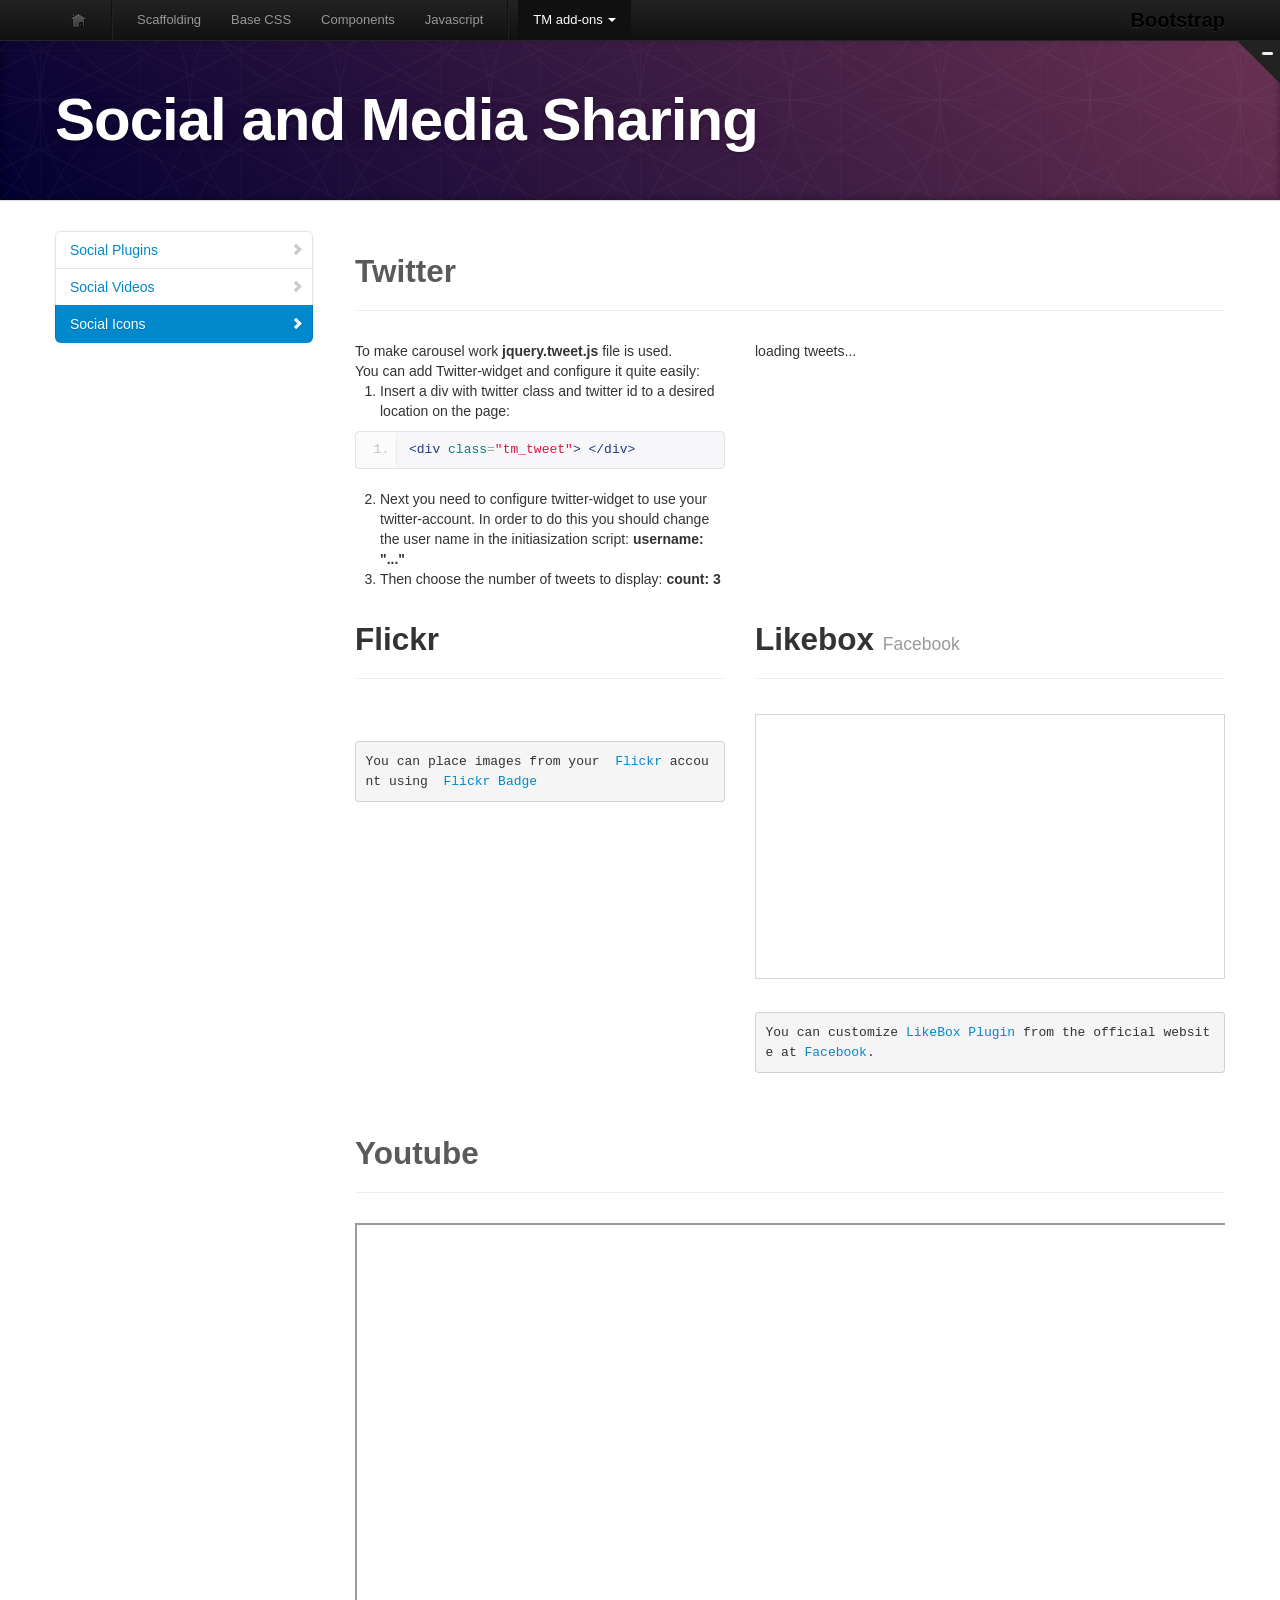
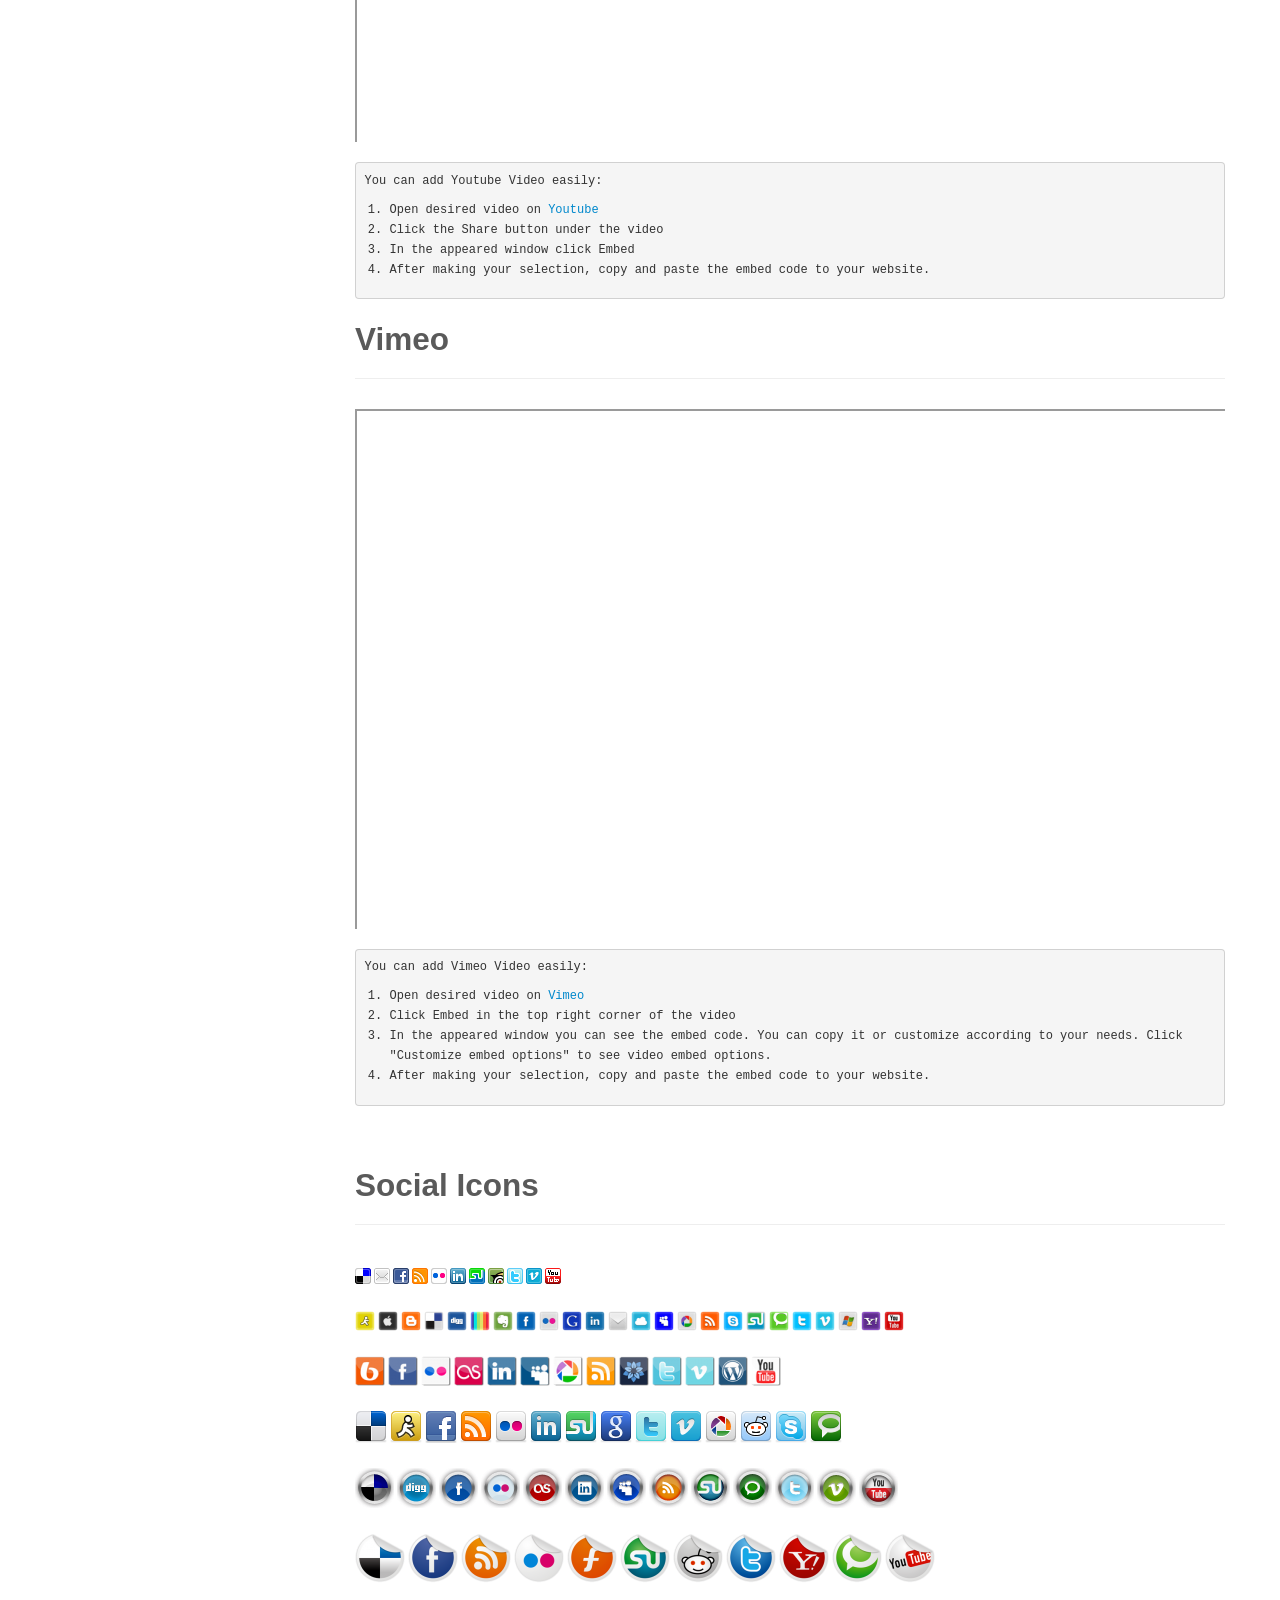
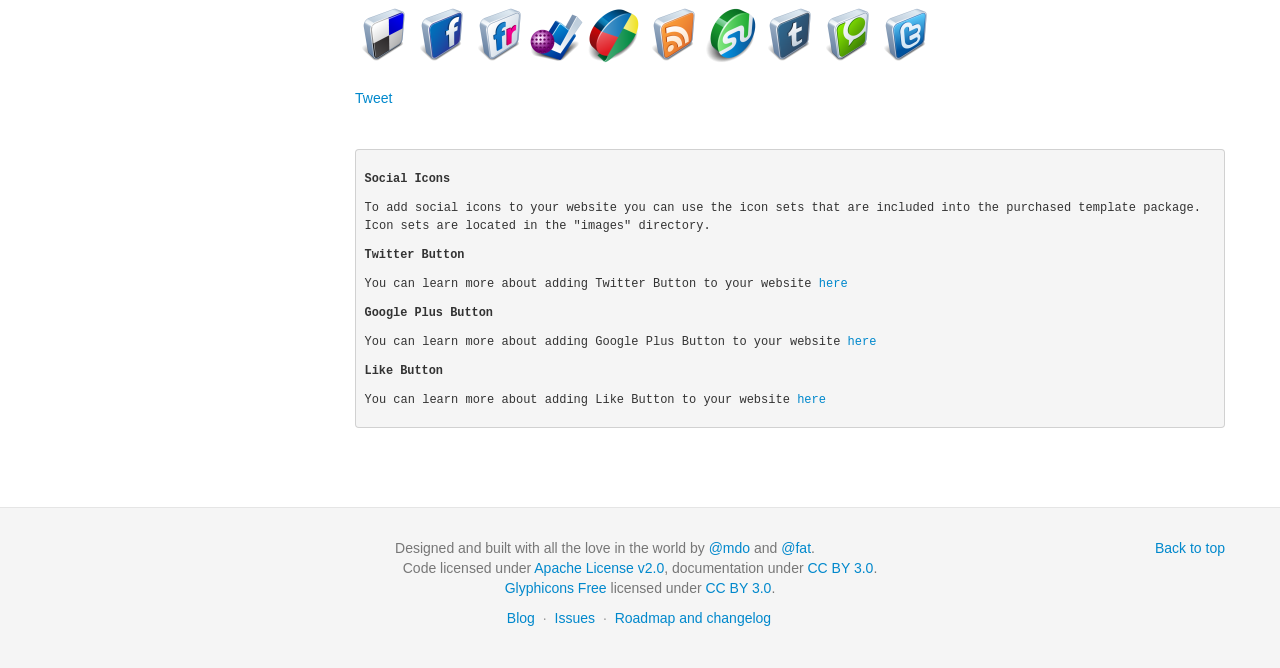
<file: assets/social_media.html>
<!DOCTYPE html>
<html lang="en">
<head>
 	<meta charset="utf-8">
  	<title>Social and Media Sharing</title>
    <meta name="viewport" content="width=device-width, initial-scale=1.0">
    <meta name="description" content="">
    <meta name="author" content="">
    <meta name="description" content="">

  <!-- styles -->
    <link href="css/bootstrap.css" rel="stylesheet">
    <link href="css/bootstrap-responsive.css" rel="stylesheet">
    <link href="css/docs.css" rel="stylesheet">
    <link href="css/prettify.css" rel="stylesheet">
    <link href="css/tm_docs.css" rel="stylesheet">

    <!-- Le HTML5 shim, for IE6-8 support of HTML5 elements -->
    <!--[if lt IE 9]>
    <link href="css/ie.css" rel="stylesheet">
      <script src="http://html5shim.googlecode.com/svn/trunk/html5.js"></script>
    <![endif]-->

</head>
<body data-spy="scroll" data-target=".bs-docs-sidebar">

<script>!function(d,s,id){var js,fjs=d.getElementsByTagName(s)[0];if(!d.getElementById(id)){js=d.createElement(s);js.id=id;js.src="//platform.twitter.com/widgets.js";fjs.parentNode.insertBefore(js,fjs);}}(document,"script","twitter-wjs");</script>


<!-- Navbar
    ================================================== -->
    <div class="navbar navbar-inverse navbar-fixed-top" id="advanced">
      <span class="trigger"><strong></strong><em></em></span>
      <div class="navbar-inner">
        <div class="container">
          <button type="button" class="btn btn-navbar" data-toggle="collapse" data-target=".nav-collapse">
            <span class="icon-bar"></span>
            <span class="icon-bar"></span>
            <span class="icon-bar"></span>
          </button>
          <a class="brand" href="scaffolding.html">Bootstrap</a>
          <div class="nav-collapse collapse">
            <ul class="nav">
              <li class="home">
                <a href="../index.html"><img src="img/tm/tm_home.png" alt=""></a>
              </li>
              <li class="divider-vertical"></li>
              <li >
                <a href="scaffolding.html">Scaffolding</a>
              </li>
              <li class="">
                <a href="base-css.html">Base CSS</a>
              </li>
              <li class="">
                <a href="components.html">Components</a>
              </li>
              <li class="">
                <a href="javascript.html">Javascript</a>
              </li>
              <li class="divider-vertical"></li>
              <li class="dropdown active">
                <a href="#" class="dropdown-toggle" data-toggle="dropdown">TM add-ons <b class="caret"></b></a>
                <ul class="dropdown-menu">
                  <li><a href="../404.html">Pages</a>
                    <ul>  
                      <li><a href="under_construction.html">Under Construction</a></li>
                      <li><a href="intro.html">Intro Page</a></li>
                      <li class=""><a href="../404.html">404 page</a></li>
                    </ul>
                  </li>
                  <li><a href="portfolio.html">Portfolio</a></li>
                  <li><a href="slider.html">Slider</a></li>
                  <li class="active"><a href="social_media.html">Social and Media<br> Sharing</a></li>
                  <li><a href="css3.html">CSS3 Tricks</a></li>
                </ul>
              </li>
            </ul>
          </div>
        </div>
      </div>
    </div>

<!-- Subhead
================================================== -->
<header class="jumbotron subhead" id="overview">
  <div class="container">
    <h1>Social and Media Sharing</h1>
  </div>
</header>

  <div class="container">

<!-- Docs nav
    ================================================== -->
    <div class="row">
      <div class="span3 bs-docs-sidebar">
        <ul class="nav nav-list bs-docs-sidenav">
	      <li><a href="#soc-pl"><i class="icon-chevron-right"></i> Social Plugins</a></li>
	      <li><a href="#soc-v"><i class="icon-chevron-right"></i> Social Videos</a></li>
	      <li><a href="#soc-ic"><i class="icon-chevron-right"></i> Social Icons</a></li>
        </ul>
      </div>
      <div class="span9">

<!--==============================section=================================-->
	<section id="soc-pl">
		<div class="page-header">
		    <h2>Twitter</h2>
		</div>
		<div class="row">
			<div class="span4">
	To make carousel work  <strong>jquery.tweet.js</strong> file is used.<br>					
	You can add Twitter-widget and configure it quite easily:
	<ol>
	<li>Insert a div with twitter class and twitter id to a desired location on the page:</li>
	</ol>
	<pre class="prettyprint linenums">
&lt;div class="tm_tweet"&gt; &lt;/div&gt;</pre>
	<ol start="2">
	<li>Next you need to configure twitter-widget to use your twitter-account. In order to do this you should change the user name in the initiasization script:
	<strong>username: "..."</strong></li>
	<li>Then choose the number of tweets to display:
	<strong>count: 3</strong></li>
	</ol>
			</div>
			<div class="span5 twitter-box">
<!-- twitter Begin -->
				<div class="tm_tweet"></div>
<!-- twitter end -->
			</div>
		</div>
		<div class="row">
			<div class="span4">
				<div class="page-header">
				    <h2>Flickr</h2>
				</div>
<!-- Start of Flickr Badge -->
				<div id="flickr_badge_uber_wrapper"><a href="http://www.flickr.com" id="flickr_www">www.<strong style="color:#3993ff">flick<span style="color:#ff1c92">r</span></strong>.com</a><div id="flickr_badge_wrapper">
<script type="text/javascript" src="http://www.flickr.com/badge_code_v2.gne?show_name=1&amp;count=10&amp;display=latest&amp;size=s&amp;layout=x&amp;source=user&amp;user=54088809@N05"></script>
</div></div>
			<pre>You can place images from your  <a href="http://www.flickr.com/">Flickr</a> account using  <a href="http://www.flickr.com/badge.gne">Flickr Badge</a></pre>
<!-- End of Flickr Badge -->
			</div>
			<div class="span5">
				<div class="page-header">
				    <h2>Likebox <small>Facebook</small></h2>
				</div>
				<div class="fb-lb-pad">
<!-- Facebook Likebox Begin -->
				<div class="fw_facebook">
					<iframe src="//www.facebook.com/plugins/likebox.php?href=http%3A%2F%2Fwww.facebook.com%2FTemplateMonster&amp;width=710&amp;height=258&amp;colorscheme=light&amp;show_faces=true&amp;border_color=white&amp;stream=false&amp;header=false" scrolling="no" frameborder="0" style="border:none; overflow:hidden; width:710px; height:258px;" allowTransparency="true"></iframe>
				</div>
<!-- Facebook Likebox End -->
				</div>
				<pre>You can customize <a href="http://developers.facebook.com/docs/reference/plugins/like-box/">LikeBox Plugin</a> from the official website at <a href="http://www.facebook.com/">Facebook</a>.</pre>
			</div>
		</div>
	</section>
	<section id="soc-v">
		<div class="page-header">
		    <h2>Youtube</h2>
		</div>
		<div class="fw_video"><iframe width="460" height="264" src="http://www.youtube.com/embed/2kodXWejuy0?rel=0"></iframe></div>
		<div class="fw_descr">
			<p>You can add Youtube Video easily:</p>
			<ol>
				<li>Open desired video on <a href="http://www.youtube.com">Youtube</a></li>
				<li>Click the Share button under the video</li>
				<li>In the appeared window click Embed</li>
				<li>After making your selection, copy and paste the embed code to your website.</li>
			</ol>
		</div>
		<div class="page-header">
		    <h2>Vimeo</h2>
		</div>
		<div class="fw_video"><iframe src="http://player.vimeo.com/video/37582150?byline=0&amp;portrait=0&amp;color=ffffff" width="460" height="259"></iframe></div>
		<div class="fw_descr">
			<p>You can add Vimeo Video easily:</p>
			<ol>
			  <li>Open desired video on <a href="http://www.vimeo.com">Vimeo</a></li>
			  <li>Click Embed in the top right corner of the video</li>
			  <li>In the appeared window you can see the embed code. You can copy it or customize according to your needs.  Click "Customize embed options" to see video embed options.</li>
			  <li>After making your selection, copy and paste the embed code to your website.</li>
			</ol>
		</div>
	</section>
	<section id="soc-ic">
<!-- Icons Begin -->
				<div class="page-header">
				    <h2>Social Icons</h2>
				</div>
						<ul class="tm_icons">
							<li><a href="#"><img  alt="" src="img/icons/delicious.png"></a></li>
							<li><a href="#"><img  alt="" src="img/icons/email.png"></a></li>
							<li><a href="#"><img  alt="" src="img/icons/facebook.png"></a></li>
							<li><a href="#"><img  alt="" src="img/icons/feed.png"></a></li>
							<li><a href="#"><img  alt="" src="img/icons/flickr.png"></a></li>
							<li><a href="#"><img  alt="" src="img/icons/linkedin.png"></a></li>
							<li><a href="#"><img  alt="" src="img/icons/stumble.png"></a></li>
							<li><a href="#"><img  alt="" src="img/icons/tripadvisor.png"></a></li>
							<li><a href="#"><img  alt="" src="img/icons/twitter.png"></a></li>
							<li><a href="#"><img  alt="" src="img/icons/vimeo.png"></a></li>
							<li><a href="#"><img  alt="" src="img/icons/youtube.png"></a></li>
						</ul>
						<ul class="tm_icons">
							<li><a href="#"><img  alt="" src="img/icons/20x20/AIM.png"></a></li>
							<li><a href="#"><img  alt="" src="img/icons/20x20/Apple.png"></a></li>
							<li><a href="#"><img  alt="" src="img/icons/20x20/Blogger.png"></a></li>
							<li><a href="#"><img  alt="" src="img/icons/20x20/Delicious.png"></a></li>
							<li><a href="#"><img  alt="" src="img/icons/20x20/Digg.png"></a></li>
							<li><a href="#"><img  alt="" src="img/icons/20x20/Dopplr.png"></a></li>
							<li><a href="#"><img  alt="" src="img/icons/20x20/Evernote.png"></a></li>
							<li><a href="#"><img  alt="" src="img/icons/20x20/Facebook.png"></a></li>
							<li><a href="#"><img  alt="" src="img/icons/20x20/Flickr.png"></a></li>
							<li><a href="#"><img  alt="" src="img/icons/20x20/Google.png"></a></li>
							<li><a href="#"><img  alt="" src="img/icons/20x20/Linkedin.png"></a></li>
							<li><a href="#"><img  alt="" src="img/icons/20x20/Mail.png"></a></li>
							<li><a href="#"><img  alt="" src="img/icons/20x20/MobileMe.png"></a></li>
							<li><a href="#"><img  alt="" src="img/icons/20x20/MySpace.png"></a></li>
							<li><a href="#"><img  alt="" src="img/icons/20x20/Picasa.png"></a></li>
							<li><a href="#"><img  alt="" src="img/icons/20x20/RSS.png"></a></li>
							<li><a href="#"><img  alt="" src="img/icons/20x20/Skype.png"></a></li>
							<li><a href="#"><img  alt="" src="img/icons/20x20/Stumble_Upon.png"></a></li>
							<li><a href="#"><img  alt="" src="img/icons/20x20/Technorati.png"></a></li>
							<li><a href="#"><img  alt="" src="img/icons/20x20/Twitter.png"></a></li>
							<li><a href="#"><img  alt="" src="img/icons/20x20/Vimeo.png"></a></li>
							<li><a href="#"><img  alt="" src="img/icons/20x20/Windows.png"></a></li>
							<li><a href="#"><img  alt="" src="img/icons/20x20/Yahoo.png"></a></li>
							<li><a href="#"><img  alt="" src="img/icons/20x20/Youtube.png"></a></li>
						</ul>
						<ul class="tm_icons">
							<li><a href="#"><img  alt="" src="img/icons/35x35/blip.png"></a></li>
							<li><a href="#"><img  alt="" src="img/icons/35x35/facebook.png"></a></li>
							<li><a href="#"><img  alt="" src="img/icons/35x35/flickr.png"></a></li>
							<li><a href="#"><img  alt="" src="img/icons/35x35/lastfm.png"></a></li>
							<li><a href="#"><img  alt="" src="img/icons/35x35/linkedin.png"></a></li>
							<li><a href="#"><img  alt="" src="img/icons/35x35/myspace.png"></a></li>
							<li><a href="#"><img  alt="" src="img/icons/35x35/picasa.png"></a></li>
							<li><a href="#"><img  alt="" src="img/icons/35x35/rss.png"></a></li>
							<li><a href="#"><img  alt="" src="img/icons/35x35/tumblr.png"></a></li>
							<li><a href="#"><img  alt="" src="img/icons/35x35/twitter.png"></a></li>
							<li><a href="#"><img  alt="" src="img/icons/35x35/vimeo.png"></a></li>
							<li><a href="#"><img  alt="" src="img/icons/35x35/wordpress.png"></a></li>
							<li><a href="#"><img  alt="" src="img/icons/35x35/yt.png"></a></li>
						</ul>
						<ul class="tm_icons">
							<li><a href="#"><img  alt="" src="img/icons/medium/delicious.png"></a></li>
							<li><a href="#"><img  alt="" src="img/icons/medium/aim.png"></a></li>
							<li><a href="#"><img  alt="" src="img/icons/medium/facebook.png"></a></li>
							<li><a href="#"><img  alt="" src="img/icons/medium/rss.png"></a></li>
							<li><a href="#"><img  alt="" src="img/icons/medium/flickr.png"></a></li>
							<li><a href="#"><img  alt="" src="img/icons/medium/linkedin.png"></a></li>
							<li><a href="#"><img  alt="" src="img/icons/medium/stumbleupon.png"></a></li>
							<li><a href="#"><img  alt="" src="img/icons/medium/google.png"></a></li>
							<li><a href="#"><img  alt="" src="img/icons/medium/twitter.png"></a></li>
							<li><a href="#"><img  alt="" src="img/icons/medium/vimeo.png"></a></li>
							<li><a href="#"><img  alt="" src="img/icons/medium/picasa.png"></a></li>
							<li><a href="#"><img  alt="" src="img/icons/medium/reddit.png"></a></li>
							<li><a href="#"><img  alt="" src="img/icons/medium/skype.png"></a></li>
							<li><a href="#"><img  alt="" src="img/icons/medium/technorati.png"></a></li>
						</ul>
						<ul class="tm_icons">
							<li><a href="#"><img  alt="" src="img/icons/40x40/delicious_small.png"></a></li>
							<li><a href="#"><img  alt="" src="img/icons/40x40/digg_small.png"></a></li>
							<li><a href="#"><img  alt="" src="img/icons/40x40/facebook_small.png"></a></li>
							<li><a href="#"><img  alt="" src="img/icons/40x40/flickr_small.png"></a></li>
							<li><a href="#"><img  alt="" src="img/icons/40x40/lastfm_small.png"></a></li>
							<li><a href="#"><img  alt="" src="img/icons/40x40/linkedin_small.png"></a></li>
							<li><a href="#"><img  alt="" src="img/icons/40x40/myspace_small.png"></a></li>
							<li><a href="#"><img  alt="" src="img/icons/40x40/rss_small.png"></a></li>
							<li><a href="#"><img  alt="" src="img/icons/40x40/stumbleupon_small.png"></a></li>
							<li><a href="#"><img  alt="" src="img/icons/40x40/technorati_small.png"></a></li>
							<li><a href="#"><img  alt="" src="img/icons/40x40/twitter_small.png"></a></li>
							<li><a href="#"><img  alt="" src="img/icons/40x40/vimeo_small.png"></a></li>
							<li><a href="#"><img  alt="" src="img/icons/40x40/youtube_small.png"></a></li>
						</ul>
						<ul class="tm_icons">
							<li><a href="#"><img  alt="" src="img/icons/big/delicious.png"></a></li>
							<li><a href="#"><img  alt="" src="img/icons/big/facebook.png"></a></li>
							<li><a href="#"><img  alt="" src="img/icons/big/rss.png"></a></li>
							<li><a href="#"><img  alt="" src="img/icons/big/flickr.png"></a></li>
							<li><a href="#"><img  alt="" src="img/icons/big/furl.png"></a></li>
							<li><a href="#"><img  alt="" src="img/icons/big/stumbleupon.png"></a></li>
							<li><a href="#"><img  alt="" src="img/icons/big/reddit.png"></a></li>
							<li><a href="#"><img  alt="" src="img/icons/big/twitter.png"></a></li>
							<li><a href="#"><img  alt="" src="img/icons/big/yahoo.png"></a></li>
							<li><a href="#"><img  alt="" src="img/icons/big/technorati.png"></a></li>
							<li><a href="#"><img  alt="" src="img/icons/big/youtube.png"></a></li>
						</ul>
						<ul class="tm_icons">
							<li><a href="#"><img  alt="" src="img/icons/55x55_2/delicious.png"></a></li>
							<li><a href="#"><img  alt="" src="img/icons/55x55_2/facebook.png"></a></li>
							<li><a href="#"><img  alt="" src="img/icons/55x55_2/flickr.png"></a></li>
							<li><a href="#"><img  alt="" src="img/icons/55x55_2/foursquare.png"></a></li>
							<li><a href="#"><img  alt="" src="img/icons/55x55_2/google_buzz.png"></a></li>
							<li><a href="#"><img  alt="" src="img/icons/55x55_2/rss.png"></a></li>
							<li><a href="#"><img  alt="" src="img/icons/55x55_2/stumbleupon.png"></a></li>
							<li><a href="#"><img  alt="" src="img/icons/55x55_2/tumblr.png"></a></li>
							<li><a href="#"><img  alt="" src="img/icons/55x55_2/technorati.png"></a></li>
							<li><a href="#"><img  alt="" src="img/icons/55x55_2/twitter.png"></a></li>
						</ul>
						<ul class="tm_icons tm_social">
							<li>	
<a href="https://twitter.com/share" class="twitter-share-button">Tweet</a>
							</li>
							<li class="last">
								<!-- Place this tag where you want the +1 button to render. -->
				                <div class="g-plusone" data-size="medium"></div>

				                <!-- Place this tag after the last +1 button tag. -->
				                <script type="text/javascript">
				                  (function() {
				                    var po = document.createElement('script'); po.type = 'text/javascript'; po.async = true;
				                    po.src = 'https://apis.google.com/js/plusone.js';
				                    var s = document.getElementsByTagName('script')[0]; s.parentNode.insertBefore(po, s);
				                  })();
				                </script>
							</li>
							<li class="fb-li">
								<iframe src="//www.facebook.com/plugins/like.php?href=http%3A%2F%2Fwww.facebook.com%2Fpages%2FTemplate-Monster-Web-Design-Templates%2F19675425295&amp;send=false&amp;layout=button_count&amp;width=100&amp;show_faces=false&amp;action=like&amp;colorscheme=light&amp;font&amp;height=21&amp;appId=377251495662825" scrolling="no" frameborder="0" style="border:none; overflow:hidden; width:100px; height:21px;" allowTransparency="true"></iframe>
							</li>
						</ul>
						<div class="fw_descr">
							<h6>Social Icons</h6>
							<p>To add social icons to your website you can use the icon sets that are included into the purchased template package. Icon sets are located in the &quot;images&quot; directory. </p>
					   		<h6>Twitter Button</h6>
							<p>You can learn more about adding Twitter Button to your website <a href="https://dev.twitter.com/docs/twitter-for-websites">here</a></p>
			        		<h6>Google Plus Button</h6>
							<p>You can learn more about adding Google Plus Button to your website <a href="https://developers.google.com/+/plugins/+1button/"> here</a></p>
							<h6>Like Button</h6>
							<p>You can learn more about adding Like Button to your website <a href="http://developers.facebook.com/docs/reference/plugins/like/">here</a></p>
						</div>
</section>

</div>

</div>

  </div>
   <!-- Footer
    ================================================== -->
    <footer class="footer">
      <div class="container">
        <p class="pull-right"><a href="#">Back to top</a></p>
        <p>Designed and built with all the love in the world by <a href="http://twitter.com/mdo" target="_blank">@mdo</a> and <a href="http://twitter.com/fat" target="_blank">@fat</a>.</p>
        <p>Code licensed under <a href="http://www.apache.org/licenses/LICENSE-2.0" target="_blank">Apache License v2.0</a>, documentation under <a href="http://creativecommons.org/licenses/by/3.0/">CC BY 3.0</a>.</p>
        <p><a href="http://glyphicons.com">Glyphicons Free</a> licensed under <a href="http://creativecommons.org/licenses/by/3.0/">CC BY 3.0</a>.</p>
        <ul class="footer-links">
          <li><a href="http://blog.getbootstrap.com">Blog</a></li>
          <li class="muted">&middot;</li>
          <li><a href="https://github.com/twitter/bootstrap/issues?state=open">Issues</a></li>
          <li class="muted">&middot;</li>
          <li><a href="https://github.com/twitter/bootstrap/wiki">Roadmap and changelog</a></li>
        </ul>
      </div>
    </footer>



    <script type="text/javascript" src="http://platform.twitter.com/widgets.js"></script>
    <script src="js/jquery.js"></script>
    <script src="js/jquery-migrate-1.1.1.js"></script>
    <script src="js/prettify.js"></script>
    <script src="js/bootstrap-transition.js"></script>
    <script src="js/bootstrap-alert.js"></script>
    <script src="js/bootstrap-modal.js"></script>
    <script src="js/bootstrap-dropdown.js"></script>
    <script src="js/bootstrap-scrollspy.js"></script>
    <script src="js/bootstrap-tab.js"></script>
    <script src="js/bootstrap-tooltip.js"></script>
    <script src="js/bootstrap-popover.js"></script>
    <script src="js/bootstrap-button.js"></script>
    <script src="js/bootstrap-collapse.js"></script>
    <script src="js/bootstrap-carousel.js"></script>
    <script src="js/bootstrap-typeahead.js"></script>
    <script src="js/bootstrap-affix.js"></script>
    <script src="js/application.js"></script>
    <script src="js/jquery.cookie.js"></script> 
    <script src="js/jquery.tweet.js"></script>

</body>
</html>
</file>
<file: assets/css/tm_docs.css>
/*-----------------------------------
Template Monster`s Framework Styles
-----------------------------------*/
#advanced span.trigger{display:block;position:absolute; background:url(../img/tm/pro_button.png) 0 0 no-repeat; width:42px; height:42px; right:0; bottom:-42px; cursor:pointer;}
#advanced span.trigger strong{display:block; background: url(../img/tm/plus-minus.png) 0 0 no-repeat; width:11px; height:11px; position:absolute; right:7px; bottom:24px; opacity:0;}
#advanced.closed span.trigger strong{opacity:1;}
#advanced span.trigger em{display:block; background: url(../img/tm/plus-minus.png) -11px 0 no-repeat; width:11px; height:11px; position:absolute; right:7px; bottom:24px;}

/*--------------------------------- Portfolio -----------------------------------*/
.thumb-pad{ padding-bottom:1em;}
.tm_small-image .grid_5 .tm_pad_port .lightbox-image img{ width:270px !important; height:auto;}
.tm_image-grid {width: 940px;}
.tm_image-grid:after {
  content: "";
  display: block;
  height: 0;
  overflow: hidden;
  clear: both;}
.tm_image-grid li {
  width:220px;
  margin:0 5px;
  float: left;
  height:260px;
  overflow: hidden;}
.tm_image-grid li img,
.tm_image-grid li strong {display: block;}
.tm_splitter{ position:relative; overflow:hidden; padding:10px 0;}
  .tm_splitter>li{ font-weight:bold; overflow:hidden;}
  .tm_splitter li ul{ overflow:hidden;}
  .tm_splitter li li{ float:left;}
  .tm_splitter li li{ box-shadow:none; border-radius:0;}
  .tm_splitter li li a{ text-decoration:none !important;color: #666;}
  .tm_splitter li li.selected-1,
  .tm_splitter li li.selected-2,
  .tm_splitter li li.selected-0{
   border: 1px solid #AAA;
   border-bottom-color: #CCC;
   border-top-color: #999;
   box-shadow:inset 0 1px 2px #aaa;
   /* IE9 SVG, needs conditional override of 'filter' to 'none' */
  background: url([data-uri]);
  filter:none;
   background: -webkit-linear-gradient(top, #E6E6E6, gainsboro);
   background:    -moz-linear-gradient(top, #E6E6E6, gainsboro);
   background:     -ms-linear-gradient(top, #E6E6E6, gainsboro);
   background:      -o-linear-gradient(top, #E6E6E6, gainsboro);
   background:      linear-gradient(top, #E6E6E6, gainsboro);
   -pie-background:      linear-gradient(top, #E6E6E6, gainsboro);}
  .tm_splitter li li.last{ border-radius:0 3px 3px 0;}
  .tm_splitter li li.segment-1{ border-radius:3px 0 0 3px;}

.tm_pad_port .thumbnail{
  margin-bottom: 15px;
}
.pagination li {
  display: inline;
}

.pagination a,
.pagination span {
  float: left;
  padding: 0 14px;
  line-height: 38px;
  text-decoration: none;
  background-color: #ffffff;
  border: 1px solid #dddddd;
  border-left-width: 0;
}

.pagination a:hover,
.pagination .active a,
.pagination .active span {
  background-color: #f5f5f5;
}

.pagination .active a,
.pagination .active span {
  color: #999999;
  cursor: default;
}

.pagination .disabled span,
.pagination .disabled a,
.pagination .disabled a:hover {
  color: #999999;
  cursor: default;
  background-color: transparent;
}

.pagination li:first-child a,
.pagination li:first-child span {
  border-left-width: 1px;
  -webkit-border-radius: 3px 0 0 3px;
     -moz-border-radius: 3px 0 0 3px;
          border-radius: 3px 0 0 3px;
}

.pagination li:last-child a,
.pagination li:last-child span {
  -webkit-border-radius: 0 3px 3px 0;
     -moz-border-radius: 0 3px 3px 0;
          border-radius: 0 3px 3px 0;
}

.pagination-centered {
  text-align: center;
}

.pagination-right {
  text-align: right;
}
.nav_portfolio li a{
  display:block; 
  position:relative; 
  overflow: hidden;
}
.nav_portfolio li a span{ 
  display:block; 
  width:35px; 
  height:20px;
  float: left;
  background-position: center  5px;
  background-repeat:no-repeat;
}
  .nav_portfolio li a small{
    display: none;
    padding-top: 3px;
  }
  .tm_portfolio1 a span{ background-image:url(../img/tm/portfolio-1col.png);}
  .tm_portfolio2 a span{ background-image:url(../img/tm/portfolio-2col.png);}
  .tm_portfolio2_capt a span{ background-image:url(../img/tm/portfolio-2col+capt.png);}
  .tm_portfolio3 a span{ background-image:url(../img/tm/portfolio-3col.png);}
  .tm_portfolio3_capt a span{ background-image:url(../img/tm/portfolio-3col+capt.png);}
  .tm_portfolio4 a span{ background-image:url(../img/tm/portfolio-4col.png);}
  .tm_portfolio4_capt a span{ background-image:url(../img/tm/portfolio-4col+capt.png);}

  /* hovers */
.tm_view {width: 100%;height: auto;margin:0  0 15px 0;position: relative;text-align: center;cursor: default;background: #fff;overflow:hidden; font-size:12px; line-height:15px;}
.tm_view .tm_mask, .tm_view .tm_content {width: 100%;height: 100%;position: absolute;overflow: hidden;top: 0;left: 0; right: 0; bottom: 0;}
.tm_view img {display: block;position: relative;}
.tm_view h2 {text-transform: uppercase;color: #fff;text-align: center;position: relative;font-size: 17px;padding: 10px;background: rgba(0, 0, 0, 0.8);margin: 10% 0 0 0}
.tm_view p {font-family: Georgia, serif;font-style: italic;font-size: 12px;position: relative;color: #fff;padding: 10px 20px 20px;text-align: center; margin: 0;}
.tm_view a.btn {display: inline-block;text-decoration: none;padding: 7px 14px;background: #000;color: #fff;text-transform: uppercase;box-shadow: 0 0 1px #000; border:none; border-radius:0; text-shadow:none;-webkit-transition:all 0.5s ease;-moz-transition:all 0.5s ease;-o-transition:all 0.5s ease;transition:all 0.5s ease;}
.tm_view a.btn:hover { background:#fff; color:#000;}
/* first hover */
.tm_view_first img {-moz-transition: all 0.2s linear;-webkit-transition: all 0.2s linear;-o-transition: all 0.2s linear;transition: all 0.2s linear;}
.tm_view_first .tm_mask {opacity: 0;background-color: rgba(219,127,8, 0.7);-moz-transition: all 0.4s ease-in-out;-webkit-transition: all 0.4s ease-in-out;-o-transition: all 0.4s ease-in-out;transition: all 0.4s ease-in-out;}
.tm_view_first h2 {opacity: 0;
   -moz-transform: translateY(-100px); -webkit-transform: translateY(-100px); -o-transform: translateY(-100px);transform: translateY(-100px);
   -moz-transition: all 0.2s ease-in-out;-webkit-transition: all 0.2s ease-in-out;-o-transition: all 0.2s ease-in-out;transition: all 0.2s ease-in-out;}
.tm_view_first p {opacity: 0;
    -moz-transform: translateY(100px);-webkit-transform: translateY(100px);-o-transform: translateY(100px);transform: translateY(100px);
  -moz-transition: all 0.2s linear;-webkit-transition: all 0.2s linear;-o-transition: all 0.2s linear;transition: all 0.2s linear;}
.tm_view_first a.btn{opacity: 0;-moz-transition: all 0.2s ease-in-out;-webkit-transition: all 0.2s ease-in-out;-o-transition: all 0.2s ease-in-out;transition: all 0.2s ease-in-out;}
.tm_view_first:hover img {-moz-transform: scale(1.1);-webkit-transform: scale(1.1);-o-transform: scale(1.1);transform: scale(1.1);}
.tm_view_first:hover .tm_mask {opacity: 1;}
.tm_view_first:hover h2,
.tm_view_first:hover p,
.tm_view_first:hover a.btn {opacity: 1;-moz-transform: translateY(0px); -webkit-transform: translateY(0px); -o-transform: translateY(0px);transform: translateY(0px);}
.tm_view_first:hover p {-moz-transition-delay: 0.1s;-webkit-transition-delay: 0.1s;-o-transition-delay: 0.1s;transition-delay: 0.1s;}
.tm_view_first:hover a.btn {-moz-transition-delay: 0.2s;-webkit-transition-delay: 0.2s;-o-transition-delay: 0.2s;transition-delay: 0.2s;}
/* second hover */
.tm_view_second img {-moz-transition: all 0.2s ease-in;-webkit-transition: all 0.2s ease-in;-o-transition: all 0.2s ease-in;transition: all 0.2s ease-in;}
.tm_view_second .tm_mask {
  background-color: rgba(115,146,184, 0.7);
  width: 200%;
    padding: 60px;
  height: 210%;
  opacity: 0;
  -webkit-transform: translate(265px, 145px) rotate(45deg);-moz-transform: translate(265px, 145px) rotate(45deg);-o-transform: translate(265px, 145px) rotate(45deg);transform: translate(265px, 145px) rotate(45deg);
  -webkit-transition: all 0.2s ease-in-out;-moz-transition: all 0.2s ease-in-out;-o-transition: all 0.2s ease-in-out;transition: all 0.2s ease-in-out;}
.tm_view_second h2 {
    border-bottom: 1px solid rgba(0, 0, 0, 0.3);
    background: transparent;
    margin: 20px 40px 0px 40px;
    -webkit-transform: translate(200px, -200px);-moz-transform: translate(200px, -200px);-o-transform: translate(200px, -200px);transform: translate(200px, -200px);
  -webkit-transition: all 0.2s ease-in-out;-moz-transition: all 0.2s ease-in-out;-o-transition: all 0.2s ease-in-out;transition: all 0.2s ease-in-out;}
.tm_view_second p {
  -webkit-transform: translate(-200px, 200px);-moz-transform: translate(-200px, 200px);-o-transform: translate(-200px, 200px);transform: translate(-200px, 200px);
  -webkit-transition: all 0.2s ease-in-out;-moz-transition: all 0.2s ease-in-out;-o-transition: all 0.2s ease-in-out;transition: all 0.2s ease-in-out;}
.tm_view_second a.btn {
    -webkit-transform: translate(0px, 120px);-moz-transform: translate(0px, 120px);-o-transform: translate(0px, 120px);transform: translate(0px, 120px);
  -webkit-transition: all 0.2s 0.1s ease-in-out;-moz-transition: all 0.2s 0.1s ease-in-out;-o-transition: all 0.2s 0.1s ease-in-out;transition: all 0.2s 0.1s ease-in-out;}
.tm_view_second:hover .tm_mask {opacity:1;
  -webkit-transform: translate(-80px, -125px) rotate(45deg);-moz-transform: translate(-80px, -125px) rotate(45deg);-o-transform: translate(-80px, -125px) rotate(45deg);}
.tm_view_second:hover h2 {
  -webkit-transform: translate(0px,0px);-moz-transform: translate(0px,0px);-o-transform: translate(0px,0px);transform: translate(0px,0px);
  -webkit-transition-delay: 0.3s;-moz-transition-delay: 0.3s;-o-transition-delay: 0.3s;transition-delay: 0.3s;}
.tm_view_second:hover p {
    -webkit-transform: translate(0px,0px);-moz-transform: translate(0px,0px);-o-transform: translate(0px,0px);transform: translate(0px,0px);
  -webkit-transition-delay: 0.4s;-moz-transition-delay: 0.4s;-o-transition-delay: 0.4s;transition-delay: 0.4s;}
.tm_view_second:hover a.btn {
  -webkit-transform: translate(0px,0px);-moz-transform: translate(0px,0px);-o-transform: translate(0px,0px);transform: translate(0px,0px);
  -webkit-transition-delay: 0.5s;-moz-transition-delay: 0.5s;-o-transition-delay: 0.5s;transition-delay: 0.5s;}
/* third hover */
.tm_view_third img {-webkit-transition: all 0.2s ease-in;-moz-transition: all 0.2s ease-in;-o-transition: all 0.2s ease-in;transition: all 0.2s ease-in;}
.tm_view_third .tm_mask {background-color: rgba(0,0,0,0.6);opacity: 0;
  -webkit-transform: translate(460px, -100px) rotate(180deg);-moz-transform: translate(460px, -100px) rotate(180deg);-o-transform: translate(460px, -100px) rotate(180deg);transform: translate(460px, -100px) rotate(180deg);
  -webkit-transition: all 0.2s 0.4s ease-in-out;-moz-transition: all 0.2s 0.4s ease-in-out;-o-transition: all 0.2s 0.4s ease-in-out;transition: all 0.2s 0.4s ease-in-out;}
.tm_view_third h2{
  -webkit-transform: translateY(-110px);-moz-transform: translateY(-110px);-o-transform: translateY(-110px);transform: translateY(-110px);
  -webkit-transition: all 0.2s ease-in-out;-moz-transition: all 0.2s ease-in-out;-o-transition: all 0.2s ease-in-out;transition: all 0.2s ease-in-out;}
.tm_view_third p {
  -webkit-transform: translateX(300px) rotate(90deg);-moz-transform: translateX(300px) rotate(90deg);-o-transform: translateX(300px) rotate(90deg);transform: translateX(300px) rotate(90deg);
  -webkit-transition: all 0.2s ease-in-out;-moz-transition: all 0.2s ease-in-out;-o-transition: all 0.2s ease-in-out;transition: all 0.2s ease-in-out;}
.tm_view_third a.btn {
  -webkit-transform: translateY(-200px);-moz-transform: translateY(-200px);-o-transform: translateY(-200px);transform: translateY(-200px);
  -webkit-transition: all 0.2s ease-in-out;-moz-transition: all 0.2s ease-in-out;-o-transition: all 0.2s ease-in-out;transition: all 0.2s ease-in-out;}
.tm_view_third:hover .tm_mask {
  opacity:1;
  -webkit-transition-delay: 0s;-moz-transition-delay: 0s;-o-transition-delay: 0s;transition-delay: 0s;
  -webkit-transform: translate(0px, 0px);-moz-transform: translate(0px, 0px);-o-transform: translate(0px, 0px);transform: translate(0px, 0px);}
.tm_view_third:hover h2 {
  -webkit-transform: translateY(0px);-moz-transform: translateY(0px);-o-transform: translateY(0px);transform: translateY(0px);
  -webkit-transition-delay: 0.5s;-moz-transition-delay: 0.5s;-o-transition-delay: 0.5s;transition-delay: 0.5s;}
.tm_view_third:hover p {
    -webkit-transform: translateX(0px) rotate(0deg);-moz-transform: translateX(0px) rotate(0deg);-o-transform: translateX(0px) rotate(0deg);transform: translateX(0px) rotate(0deg);
  -webkit-transition-delay: 0.4s;-moz-transition-delay: 0.4s;-o-transition-delay: 0.4s;transition-delay: 0.4s;}
.tm_view_third:hover a.btn {
  -webkit-transform: translateY(0px);-moz-transform: translateY(0px);-o-transform: translateY(0px);transform: translateY(0px);
  -webkit-transition-delay: 0.3s;-moz-transition-delay: 0.3s;-o-transition-delay: 0.3s;transition-delay: 0.3s;}
/* fourth hover */
.tm_view_fourth img {   opacity: 1;
  -webkit-transition: all 0.4s ease-in-out 0.2s;-moz-transition: all 0.4s ease-in-out 0.2s;-o-transition: all 0.4s ease-in-out 0.2s;transition: all 0.4s ease-in-out 0.2s;}
.tm_view_fourth .tm_mask {
  background-color: rgba(0,0,0,0.8);
  opacity: 0;
  -webkit-transform: scale(0) rotate(-180deg);-moz-transform: scale(0) rotate(-180deg);-o-transform: scale(0) rotate(-180deg);transform: scale(0) rotate(-180deg);
  -webkit-transition: all 0.4s ease-in;-moz-transition: all 0.4s ease-in;-o-transition: all 0.4s ease-in;transition: all 0.4s ease-in;
    border-radius: 0px;}
.tm_view_fourth h2{
    opacity: 0;
    border-bottom: 1px solid rgba(0, 0, 0, 0.3);
    background: transparent;
    margin: 20px 40px 0px 40px;
  -webkit-transition: all 0.5s ease-in-out;-moz-transition: all 0.5s ease-in-out;-o-transition: all 0.5s ease-in-out;transition: all 0.5s ease-in-out;}
.tm_view_fourth p {opacity: 0;-webkit-transition: all 0.5s ease-in-out;-moz-transition: all 0.5s ease-in-out;-o-transition: all 0.5s ease-in-out;transition: all 0.5s ease-in-out;}
.tm_view_fourth a.tm_info {opacity: 0;-webkit-transition: all 0.5s ease-in-out;-moz-transition: all 0.5s ease-in-out;-o-transition: all 0.5s ease-in-out;transition: all 0.5s ease-in-out;}
.tm_view_fourth:hover .tm_mask {opacity: 1;
  -webkit-transform: scale(1) rotate(0deg);-moz-transform: scale(1) rotate(0deg);-o-transform: scale(1) rotate(0deg);transform: scale(1) rotate(0deg);
  -webkit-transition-delay: 0.2s;-moz-transition-delay: 0.2s;-o-transition-delay: 0.2s;transition-delay: 0.2s;}
.tm_view_fourth:hover img{ opacity: 0;
  -webkit-transform: scale(0);-moz-transform: scale(0);-o-transform: scale(0);transform: scale(0);
  -webkit-transition-delay: 0s;-moz-transition-delay: 0s;-o-transition-delay: 0s;transition-delay: 0s;}
.tm_view_fourth:hover h2,
.tm_view_fourth:hover p,
.tm_view_fourth:hover a.tm_info{opacity: 1;-webkit-transition-delay: 0.5s;-moz-transition-delay: 0.5s;-o-transition-delay: 0.5s;transition-delay: 0.5s;}
/* fifth hover */
.tm_view_fifth img {-webkit-transition: all 0.4s ease-in-out;-moz-transition: all 0.4s ease-in-out;-o-transition: all 0.4s ease-in-out;transition: all 0.4s ease-in-out;}
.tm_view_fifth .tm_mask {background-color: rgba(146,96,91,0.3);opacity: 1; overflow:hidden;
  -webkit-transform: translateX(-100%);-moz-transform: translateX(-100%);-o-transform: translateX(-100%);transform: translateX(-100%);
  -webkit-transition: all 0.4s ease-in-out;-moz-transition: all 0.4s ease-in-out;-o-transition: all 0.4s ease-in-out;transition: all 0.4s ease-in-out;}
.tm_view_fifth h2{background: rgba(255, 255, 255, 0.5);color: #000;box-shadow: 0px 1px 3px rgba(159, 141, 140, 0.5);}
.tm_view_fifth p{opacity: 0;color: #333;-webkit-transition: all 0.2s linear;-moz-transition: all 0.2s linear;-o-transition: all 0.2s linear;transition: all 0.2s linear;}
.tm_view_fifth:hover .tm_mask {-webkit-transform: translateX(0px);-moz-transform: translateX(0px);-o-transform: translateX(0px);transform: translateX(0px);}
.tm_view_fifth:hover img {
  -webkit-transform: translateX(100%);-moz-transform: translateX(100%);-o-transform: translateX(100%);transform: translateX(100%);
  -webkit-transition-delay: 0.1s;-moz-transition-delay: 0.1s;-o-transition-delay: 0.1s;transition-delay: 0.1s;
  -webkit-transition: all 0.4s ease-in-out;-moz-transition: all 0.4s ease-in-out;-o-transition: all 0.4s ease-in-out;transition: all 0.4s ease-in-out;}
.tm_view_fifth:hover p{opacity: 1;-webkit-transition-delay: 0.4s;-moz-transition-delay: 0.4s;-o-transition-delay: 0.4s;transition-delay: 0.4s;}
/*sixth hover */
.tm_view_sixth img {-webkit-transition: all 0.4s ease-in-out 0.5s;-moz-transition: all 0.4s ease-in-out 0.5s;-o-transition: all 0.4s ease-in-out 0.5s;transition: all 0.4s ease-in-out 0.5s;}
.tm_view_sixth .tm_mask{background-color: rgba(146,96,91,0.5);opacity:0;
  -webkit-transition: all 0.3s ease-in 0.4s;-moz-transition: all 0.3s ease-in 0.4s;-o-transition: all 0.3s ease-in 0.4s;transition: all 0.3s ease-in 0.4s;}
.tm_view_sixth h2{opacity:0;border-bottom: 1px solid rgba(0, 0, 0, 0.3);background: transparent;margin: 20px 40px 0px 40px;
    -webkit-transform: scale(10); -moz-transform: scale(10); -o-transform: scale(10); transform: scale(10);
    -webkit-transition: all 0.3s ease-in-out 0.1s;-moz-transition: all 0.3s ease-in-out 0.1s;-o-transition: all 0.3s ease-in-out 0.1s;transition: all 0.3s ease-in-out 0.1s;}
.tm_view_sixth p {opacity:0;
    -webkit-transform: scale(10);-moz-transform: scale(10);-o-transform: scale(10);transform: scale(10);
  -webkit-transition: all 0.3s ease-in-out 0.2s; -moz-transition: all 0.3s ease-in-out 0.2s;-o-transition: all 0.3s ease-in-out 0.2s;transition: all 0.3s ease-in-out 0.2s;}
.tm_view_sixth a.btn {opacity:0;
    -webkit-transform: translateY(100px); -moz-transform: translateY(100px); -o-transform: translateY(100px); transform: translateY(100px);
  -webkit-transition: all 0.3s ease-in-out 0.1s;-moz-transition: all 0.3s ease-in-out 0.1s;-o-transition: all 0.3s ease-in-out 0.1s;transition: all 0.3s ease-in-out 0.1s;}
.tm_view_sixth:hover .tm_mask {opacity:1;-webkit-transition-delay: 0s;-moz-transition-delay: 0s;-o-transition-delay: 0s;transition-delay: 0s;}
.tm_view_sixth:hover img {-webkit-transition-delay: 0s;-moz-transition-delay: 0s;-o-transition-delay: 0s;transition-delay: 0s;}
.tm_view_sixth:hover h2 {opacity: 1;
    -webkit-transform: scale(1);-moz-transform: scale(1);-o-transform: scale(1);transform: scale(1);
  -webkit-transition-delay: 0.1s;-moz-transition-delay: 0.1s;-o-transition-delay: 0.1s;transition-delay: 0.1s;}
.tm_view_sixth:hover p {opacity:1;
    -webkit-transform: scale(1);-moz-transform: scale(1);-o-transform: scale(1);transform: scale(1);
  -webkit-transition-delay: 0.2s;-moz-transition-delay: 0.2s;-o-transition-delay: 0.2s;transition-delay: 0.2s;}
.tm_view_sixth:hover a.btn {opacity:1;
    -webkit-transform: translateY(0px);-moz-transform: translateY(0px);-o-transform: translateY(0px);transform: translateY(0px);
  -webkit-transition-delay: 0.3s;-moz-transition-delay: 0.3s;-o-transition-delay: 0.3s;transition-delay: 0.3s;}
/* seventh hover */
.tm_view_seventh img{opacity: 1;-webkit-transition: all 0.5s ease-out;-moz-transition: all 0.5s ease-out;-o-transition: all 0.5s ease-out;transition: all 0.5s ease-out;}
.tm_view_seventh .tm_mask {background-color: rgba(77,44,35,0.5);opacity: 0;
  -webkit-transform: rotate(0deg) scale(1);-moz-transform: rotate(0deg) scale(1);-o-transform: rotate(0deg) scale(1);transform: rotate(0deg) scale(1);
  -webkit-transition: all 0.3s ease-out;-moz-transition: all 0.3s ease-out;-o-transition: all 0.3s ease-out;transition: all 0.3s ease-out;
  -webkit-transform: translateY(-200px) rotate(180deg);-moz-transform: translateY(-200px) rotate(180deg);-o-transform: translateY(-200px) rotate(180deg);transform: translateY(-200px) rotate(180deg);}
.tm_view_seventh h2{
  -webkit-transform: translateY(-200px);-moz-transform: translateY(-200px);-o-transform: translateY(0px);transform: translateY(-200px);
  -webkit-transition: all 0.2s ease-in-out;-moz-transition: all 0.2s ease-in-out;-o-transition: all 0.2s ease-in-out;transition: all 0.2s ease-in-out;}
.tm_view_seventh p {
  -webkit-transform: translateY(-200px);-moz-transform: translateY(-200px);-o-transform: translateY(0px);transform: translateY(-200px);
  -webkit-transition: all 0.2s ease-in-out;-moz-transition: all 0.2s ease-in-out;-o-transition: all 0.2s ease-in-out;transition: all 0.2s ease-in-out;}
.tm_view_seventh a.btn {
  -webkit-transform: translateY(-200px);-moz-transform: translateY(-200px);-o-transform: translateY(-200px);transform: translateY(0px);
  -webkit-transition:  all 0.2s ease-in-out;-moz-transition:  all 0.2s ease-in-out;-o-transition:  all 0.2s ease-in-out;transition:  all 0.2s ease-in-out;}
.tm_view_seventh:hover img{opacity: 0;
  -webkit-transform: rotate(720deg) scale(0);-moz-transform: rotate(720deg) scale(0);-o-transform: rotate(720deg) scale(0);transform: rotate(720deg) scale(0);}
.tm_view_seventh:hover .tm_mask {opacity: 1;
  -webkit-transform: translateY(0px) rotate(0deg);-moz-transform: translateY(0px) rotate(0deg);-o-transform: translateY(0px) rotate(0deg);transform: translateY(0px) rotate(0deg);
  -webkit-transition-delay: 0.4s;-moz-transition-delay: 0.4s;-o-transition-delay: 0.4s;transition-delay: 0.4s;}
.tm_view_seventh:hover h2 {
  -webkit-transform: translateY(0px);-moz-transform: translateY(0px);-o-transform: translateY(0px);transform: translateY(0px);
  -webkit-transition-delay: 0.7s;-moz-transition-delay: 0.7s;-o-transition-delay: 0.7s;transition-delay: 0.7s;}
.tm_view_seventh:hover p {
  -webkit-transform: translateY(0px);-moz-transform: translateY(0px);-o-transform: translateY(0px);transform: translateY(0px);
  -webkit-transition-delay: 0.6s;-moz-transition-delay: 0.6s;-o-transition-delay: 0.6s;transition-delay: 0.6s;}
.tm_view_seventh:hover a.btn {
  -webkit-transform: translateY(0px);-moz-transform: translateY(0px);-o-transform: translateY(0px);transform: translateY(0px);
  -webkit-transition-delay: 0.5s;-moz-transition-delay: 0.5s;-o-transition-delay: 0.5s;transition-delay: 0.5s;}
/* eighth hover */
.tm_view_eighth .tm_mask {
   background-color: rgba(255, 255, 255, 0.7);
   top: -200px;
   -ms-filter: "progid: DXImageTransform.Microsoft.Alpha(Opacity=0)";
   filter: alpha(opacity=0);
   opacity: 0;
   -webkit-transition: all 0.3s ease-out 0.5s;
   -moz-transition: all 0.3s ease-out 0.5s;
   -o-transition: all 0.3s ease-out 0.5s;
   -ms-transition: all 0.3s ease-out 0.5s;
   transition: all 0.3s ease-out 0.5s;}
.tm_view_eighth h2 {
   -webkit-transform: translateY(-200px);
   -moz-transform: translateY(-200px);
   -o-transform: translateY(-200px);
   -ms-transform: translateY(-200px);
   transform: translateY(-200px);
   -webkit-transition: all 0.2s ease-in-out 0.1s;
   -moz-transition: all 0.2s ease-in-out 0.1s;
   -o-transition: all 0.2s ease-in-out 0.1s;
   -ms-transition: all 0.2s ease-in-out 0.1s;
   transition: all 0.2s ease-in-out 0.1s;}
.tm_view_eighth p {
   color: #333;
   -webkit-transform: translateY(-200px);
   -moz-transform: translateY(-200px);
   -o-transform: translateY(-200px);
   -ms-transform: translateY(-200px);
   transform: translateY(-200px);
   -webkit-transition: all 0.2s ease-in-out 0.2s;
   -moz-transition: all 0.2s ease-in-out 0.2s;
   -o-transition: all 0.2s ease-in-out 0.2s;
   -ms-transition: all 0.2s ease-in-out 0.2s;
   transition: all 0.2s ease-in-out 0.2s;}
.tm_view_eighth a.btn {
   -webkit-transform: translateY(-200px);
   -moz-transform: translateY(-200px);
   -o-transform: translateY(-200px);
   -ms-transform: translateY(-200px);
   transform: translateY(-200px);
   -webkit-transition: all 0.2s ease-in-out 0.3s;
   -moz-transition: all 0.2s ease-in-out 0.3s;
   -o-transition: all 0.2s ease-in-out 0.3s;
   -ms-transition: all 0.2s ease-in-out 0.3s;
   transition: all 0.2s ease-in-out 0.3s;}
.tm_view_eighth:hover .tm_mask {
   -ms-filter: "progid: DXImageTransform.Microsoft.Alpha(Opacity=100)";
   filter: alpha(opacity=100);
   opacity: 1;
   top: 0px;
   -webkit-transition-delay: 0s;
   -moz-transition-delay: 0s;
   -o-transition-delay: 0s;
   -ms-transition-delay: 0s;
   transition-delay: 0s;
   -webkit-animation: bounceY 0.9s linear;
   -moz-animation: bounceY 0.9s linear;
   -ms-animation: bounceY 0.9s linear;
   animation: bounceY 0.9s linear;}
.tm_view_eighth:hover h2 {
   -webkit-transform: translateY(0px);
   -moz-transform: translateY(0px);
   -o-transform: translateY(0px);
   -ms-transform: translateY(0px);
   transform: translateY(0px);
   -webkit-transition-delay: 0.4s;
   -moz-transition-delay: 0.4s;
   -o-transition-delay: 0.4s;
   -ms-transition-delay: 0.4s;
   transition-delay: 0.4s;}
.tm_view_eighth:hover p {
   -webkit-transform: translateY(0px);
   -moz-transform: translateY(0px);
   -o-transform: translateY(0px);
   -ms-transform: translateY(0px);
   transform: translateY(0px);
   -webkit-transition-delay: 0.2s;
   -moz-transition-delay: 0.2s;
   -o-transition-delay: 0.2s;
   -ms-transition-delay: 0.2s;
   transition-delay: 0.2s;}
.tm_view_eighth:hover a.btn {
   -webkit-transform: translateY(0px);
   -moz-transform: translateY(0px);
   -o-transform: translateY(0px);
   -ms-transform: translateY(0px);
   transform: translateY(0px);
   -webkit-transition-delay: 0s;
   -moz-transition-delay: 0s;
   -o-transition-delay: 0s;
   -ms-transition-delay: 0s;
   transition-delay: 0s;}
@keyframes bounceY {
    0% { transform: translateY(-205px);}
    40% { transform: translateY(-100px);}
    65% { transform: translateY(-52px);}
    82% { transform: translateY(-25px);}
    92% { transform: translateY(-12px);}
    55%, 75%, 87%, 97%, 100% { transform: translateY(0px);}}
@-moz-keyframes bounceY {
    0% { -moz-transform: translateY(-205px);}
    40% { -moz-transform: translateY(-100px);}
    65% { -moz-transform: translateY(-52px);}
    82% { -moz-transform: translateY(-25px);}
    92% { -moz-transform: translateY(-12px);}
    55%, 75%, 87%, 97%, 100% { -moz-transform: translateY(0px);}}
@-webkit-keyframes bounceY {
    0% { -webkit-transform: translateY(-205px);}
    40% { -webkit-transform: translateY(-100px);}
    65% { -webkit-transform: translateY(-52px);}
    82% { -webkit-transform: translateY(-25px);}
    92% { -webkit-transform: translateY(-12px);}
    55%, 75%, 87%, 97%, 100% { -webkit-transform: translateY(0px);}}
 /* ninth hover */
.tm_view_ninth .tm_mask-1, .tm_view_ninth .tm_mask-2 {background-color: rgba(0, 0, 0, 0.5);height: 200%;width: 110%;background: rgba(119, 0, 36, 0.5);opacity: 1;
    -webkit-transition: all 0.3s ease-in-out 0.6s;
    -moz-transition: all 0.3s ease-in-out 0.6s;
    -o-transition: all 0.3s ease-in-out 0.6s;
    transition: all 0.3s ease-in-out 0.6s;}
.tm_view_ninth .tm_mask-1 {left: auto;right: 0;
    -webkit-transform: rotate(56.5deg) translateX(-50%);
    -moz-transform: rotate(56.5deg) translateX(-50%);
    -o-transform: rotate(56.5deg) translateX(-50%);
    -ms-transform: rotate(56.5deg) translateX(-50%);
    transform: rotate(56.5deg) translateX(-50%);
    -webkit-transform-origin: 100% 0%;
    -moz-transform-origin: 100% 0%;
    -o-transform-origin: 100% 0%;
    -ms-transform-origin: 100% 0%;
    transform-origin: 100% 0%;}
.tm_view_ninth .tm_mask-2 {
    top: auto;
    bottom: 0;
    -webkit-transform: rotate(56.5deg) translateX(50%);
    -moz-transform: rotate(56.5deg) translateX(50%);
    -o-transform: rotate(56.5deg) translateX(50%);
    -ms-transform: rotate(56.5deg) translateX(50%);
    transform: rotate(56.5deg) translateX(50%);
    -webkit-transform-origin: 0% 100%;
    -moz-transform-origin: 0% 100%;
    -o-transform-origin: 0% 100%;
    -ms-transform-origin: 0% 100%;
    transform-origin: 0% 100%;}
.tm_view_ninth .tm_content2 {background: rgba(0, 0, 0, 0.9);height: 0;width: 300px;overflow: hidden; position: absolute;
    opacity: 0.5;
    -webkit-transform: rotate(-33.5deg) translate(-112px, 166px);
    -moz-transform: rotate(-33.5deg) translate(-112px, 166px);
    -o-transform: rotate(-33.5deg) translate(-112px, 166px);
    -ms-transform: rotate(-33.5deg) translate(-112px, 166px);
    transform: rotate(-33.5deg) translate(-112px, 166px);
    -webkit-transform-origin: 0% 100%;
    -moz-transform-origin: 0% 100%;
    -o-transform-origin: 0% 100%;
    -ms-transform-origin: 0% 100%;
    transform-origin: 0% 100%;
    -webkit-transition: all 0.4s ease-in-out 0.3s;
    -moz-transition: all 0.4s ease-in-out 0.3s;
    -o-transition: all 0.4s ease-in-out 0.3s;
    transition: all 0.4s ease-in-out 0.3s;}
    .tm_view_ninth .tm_content2 p {padding: 10px 20px 10px;}
.tm_view_ninth h2 {background: transparent;margin:0; border-bottom: 1px solid rgba(255, 255, 255, 0.2);}
.tm_view_ninth a.btn {opacity: 0;}
.tm_view_ninth:hover .tm_content2 {height: 150px;width: 300px; top: 20%;left: 10%;
    opacity: 0.9;
    -webkit-transform: rotate(0deg) translate(0, 0);
    -moz-transform: rotate(0deg) translate(0, 0);
    -o-transform: rotate(0deg) translate(0, 0);
    -ms-transform: rotate(0deg) translate(0, 0);
    transform: rotate(0deg) translate(0, 0);}
.tm_view_ninth:hover .tm_mask-1, .tm_view_ninth:hover .tm_mask-2 {
    -webkit-transition-delay: 0s;
    -moz-transition-delay: 0s;
    -o-transition-delay: 0s;
    transition-delay: 0s;}
.tm_view_ninth:hover .tm_mask-1 {
    -webkit-transform: rotate(56.5deg) translateX(0);
    -moz-transform: rotate(56.5deg) translateX(0);
    -o-transform: rotate(56.5deg) translateX(0);
    -ms-transform: rotate(56.5deg) translateX(0);
    transform: rotate(56.5deg) translateX(0);}
.tm_view_ninth:hover .tm_mask-2 {
    -webkit-transform: rotate(56.5deg) translateX(0);
    -moz-transform: rotate(56.5deg) translateX(0);
    -o-transform: rotate(56.5deg) translateX(0);
    -ms-transform: rotate(56.5deg) translateX(0);
    transform: rotate(56.5deg) translateX(0);}
  .tm_view_ninth a.btn {opacity: 1;}
/*---------------------------------
  Social and Media Sharing
-----------------------------------*/
/* Flickr */
#flickr_badge_wrapper {padding:3px 0 29px;}
.flickr_badge_image {margin:0 5px 5px 0px; float:left;}
.flickr_badge_image a {
  display: block;
  padding: 4px;
  line-height: 1;
  border: 1px solid #DDD;
  -webkit-border-radius: 4px;
  -moz-border-radius: 4px;
  border-radius: 4px;
  -webkit-box-shadow: 0 1px 1px rgba(0, 0, 0, 0.075);
  -moz-box-shadow: 0 1px 1px rgba(0, 0, 0, 0.075);
  box-shadow: 0 1px 1px rgba(0, 0, 0, 0.075);
}
.flickr_badge_image a img{
  border-radius:3px;
  max-width: 100%;
  height: auto;
}
#flickr_badge_uber_wrapper a:hover,
#flickr_badge_uber_wrapper a:active{
  border-color: #0088cc;
  -webkit-box-shadow: 0 1px 4px rgba(0, 105, 214, 0.25);
     -moz-box-shadow: 0 1px 4px rgba(0, 105, 214, 0.25);
          box-shadow: 0 1px 4px rgba(0, 105, 214, 0.25);
}
#flickr_badge_wrapper { overflow:hidden;}
#flickr_www,#flickr_badge_source{ display:none;}
/* Twitter */
.tm_tweet .tweet_list{ background:url(../img/tm/twitter_bird_2.png) 0 0 no-repeat; padding:5px 0 0 45px; margin: 0 0 20px 0;}
  .tm_tweet .tweet_list li{ padding:5px; margin-bottom:5px;overflow:hidden; border-radius:3px;
  background:#E0E0E0;
   /* IE9 SVG, needs conditional override of 'filter' to 'none' */
  background: url([data-uri]);
  filter:none;
  background: -webkit-linear-gradient(top, white, #E0E0E0);
   background:    -moz-linear-gradient(top, white, #E0E0E0);
   background:     -ms-linear-gradient(top, white, #E0E0E0);
   background:      -o-linear-gradient(top, white, #E0E0E0);
   background:      linear-gradient(top, white, #E0E0E0);
   -pie-background:      linear-gradient(top, white, #E0E0E0);
   box-shadow: 0 1px 2px rgba(0,0,0,.3), inset 0 0 3px #fff;}
  .tm_tweet .tweet_list li a{ font-weight:bold; color:#666;}
.fw_pad-descr{
  padding: 17px 0 0 0;
}
.tm_flash-video{ position:relative; z-index:10;}
.tm_audio-player{ padding:0 0 0 2em;}
.fb-lb-pad{
  padding: 5px 0 33px 0;
}
.fw_video {
position: relative;
padding-bottom: 56.25%;
padding-top: 30px;
height: 0;
overflow: hidden;
}
.fw_video iframe, .fw_video object, .fw_video embed {
position: absolute;
top: 0;
left: 0;
width: 100%;
height: 100%;
}
.entry-content img, .entry-content iframe, .entry-content object, .entry-content embed {
max-width: 100%;
}
.fw_descr{
    color: #333333;
    font-family: Menlo,Monaco,Consolas,"Courier New",monospace;
    padding: 0 3px 2px;
    background-color: #F5F5F5;
    border: 1px solid rgba(0, 0, 0, 0.15);
    border-radius: 4px 4px 4px 4px;
    font-size: 12.025px;
    line-height: 18px;
    margin: 20px 0 9px;
    padding: 8.5px;
}
.fw_facebook{
  overflow: hidden; 
  border: 1px solid #d5d5d5;
}
/* Icons */
.tm_icons{ position:relative; overflow:hidden; padding:10px 0; list-style-type: none; margin: 0;}
  .tm_icons li{ float:left; margin-right:3px; list-style-type: none;}
  .tm_icons.tm_social li{ width:100px;float:left;}
/* Under Construction page =====*/
.tm_constuction-main{width:100%; position: relative; z-index: 3; padding: 100px 0 0 0;}
#tm_constuction-box{box-shadow:0 0 15px rgba(0,0,0,.6); border-radius:15px;width: 570px;min-height:390px; position: relative; margin: 0 auto;}
  #tm_constuction-box .tm_inside{background:#fff;border-radius:15px;border-color:#fff; float:left; width:100%;}
  #tm_constuction-box .tm_inside .tm_inner{padding:40px 48px 25px;}
  #tm_constuction-box .tm_inside .tm_inner h1{ padding-bottom:10px;font-weight:normal;}
  #tm_constuction-box .tm_inside .tm_inner h5{ padding-bottom:5px;}
.tm_cntSeparator {font-size: 50px;margin: 24px 0px;color: #000; font-family:Georgia, "Times New Roman", Times, serif;}
.tm_counter_desc{ position:relative; overflow:hidden; font-size:16px; font-weight:bold; line-height:1.2em; padding:5px 0 0 0; margin-bottom: 40px;}
.tm_counter_desc div{ width:104px; margin-left:18px; text-align:center;}
.tm_counter_desc div:first-child{ margin-left:0;}
.tm_counter_desc .fleft{ float: left;}
.tm_icons_social2{
  margin: 0;
  list-style-type: none;
}
.tm_icons_social2 li{ 
  width:100px;
  list-style-type: none;
  padding: 0;
  margin: 0;
  float:left;
}
.tm_icons_social2 li.last{width:90px;}
.under-constr-form{
  padding: 30px 0 0;
}
  .under-constr-form input{
    width: 335px;
  }
/* Intro page */
#tm_intro-box{width:100%;position:relative;padding: 100px 0 0 0;}
  #tm_intro-box .tm_inside{
    max-width: 570px;
    position:relative;
    margin: 0 auto 20px;
    border-radius:10px;
    box-shadow:0 0 5px rgba(0,0,0,.6);
  }
    #tm_intro-box .tm_inside2{
      padding:30px 30px 20px;
    }
    #tm_intro-box .alignright{ text-align: right; margin: 10px 0 0 0;}
.tm_intro-video{ position:absolute; top:60px; left:70px; overflow:hidden; height:264px; width:460px;}
.tm_intro-video iframe{height:264px; width:460px; position:relative;}
.tm_likebox_pad{ padding-bottom:20px !important;}
.tm_likebox_pad2{ padding-top:32px !important;}

/* buttons */
.tm_buttons_pad{ padding:15px 0 0 0;}
.tm_buttons_pad2{ padding:15px 0 5px 0;}
  .tm_buttons_pad2 pre{ margin: 6px 0 7px 0;}
/* ------ */
.tm_style_1 {
  display:inline-block;
    background-color:#E0E0E0;
    padding:10px;
    position:relative;
    font-family: 'Open Sans', sans-serif;
    font-size:12px;
    text-decoration:none;
    border: solid 1px #999;
    border-radius: 5px;
    margin-bottom: 15px;
  }
.tm_style_1:active {
    padding-bottom:9px;
    padding-left:10px;
    padding-right:10px;
    padding-top:11px;
    top:1px;}
.tm_style_1::before {
    background-color:#e1e3e6;
    content:"";
    display:block;
    position:absolute;
    width:100%;
    height:100%;
    padding:8px;
    left:-8px;
    top:-8px;
    z-index:-1;
    border-radius: 5px;
    box-shadow: inset 0px 1px 1px #909193, 0px 1px 0px #fff;}
.tm_style_1.btn-danger{border: solid 1px #bd362f;background-color:#bd362f;}
.tm_style_1.btn-success{border: solid 1px #51a351;background-color:#51a351;}
.tm_style_1.btn-info{border: solid 1px #2f96b4;background-color:#2f96b4;}
.tm_style_1.btn-warning{border: solid 1px #f89406;background-color:#f89406;}

.tm_style_2{
    padding:10px;
    position:relative;
    font-family: 'Open Sans', sans-serif;
    font-size:12px;
    text-decoration:none;
    box-shadow: inset 0px 1px 0px #fff, 0px 3px 0px #666;
    border-radius: 5px;
    margin-bottom: 15px;
  }
.tm_style_2:active {top:7px; box-shadow: inset 0px 1px 0px #fff, inset 0px -1px 0px #999;}
.tm_style_2::before {
    background-color:#525252;
    content:"";
    display:block;
    position:absolute;
    width:100%;
    height:100%;
    padding-left:2px;
    padding-right:2px;
    padding-bottom:4px;
    left:-2px;
    top:2px;
    z-index:-1;
    border-radius: 6px;
    box-shadow: 0px 1px 0px #fff;}
.tm_style_2:active::before {top:-2px;}
.tm_style_2.btn-success{box-shadow: inset 0px 1px 0px #b2f17f, 0px 3px 0px #3d6f0d;}
.tm_style_2.btn-success::before {background-color:#1a5611;}
.tm_style_2.btn-success:active {top:7px; box-shadow: inset 0px 1px 0px #b2f17f, inset 0px -1px 0px #3d6f0d;}
.tm_style_2.btn-warning{box-shadow: inset 0px 1px 0px #f5b951, 0px 3px 0px #bd6315;}
.tm_style_2.btn-warning::before {background-color:#99581f;}
.tm_style_2.btn-warning:active {top:7px; box-shadow: inset 0px 1px 0px #f5b951, inset 0px -1px 0px #99581f;}
.tm_style_2.btn-danger{box-shadow: inset 0px 1px 0px #ff9f9c, 0px 3px 0px #8f110d;}
.tm_style_2.btn-danger::before {background-color:#590e0c;}
.tm_style_2.btn-danger:active {top:7px; box-shadow: inset 0px 1px 0px #ff9f9c, inset 0px -1px 0px #8f110d;}
.tm_style_2.btn-info{box-shadow: inset 0px 1px 0px #91e7ff, 0px 3px 0px #0d6b85;}
.tm_style_2.btn-info::before {background-color:#034354;}
.tm_style_2.btn-info:active {top:7px; box-shadow: inset 0px 1px 0px #91e7ff, inset 0px -1px 0px #0d6b85;}

.tm_style_3{
  font-family: 'Open Sans', sans-serif;
  font-size:12px;
  line-height:15px;
  text-decoration:none;
  color:#666;
  position:relative;
  padding:9px 20px;
  border-left:solid 1px #4d4b4d;
  text-shadow:none;
  border-top-right-radius: 5px;
  border-bottom-right-radius: 5px;
   margin-left:35px;
    margin-bottom: 15px;
  box-shadow: inset 0px 1px 0px #fff, 0px 5px 0px 0px #212121, 0px 10px 5px #999;}
.tm_style_3:hover{ text-decoration:none;box-shadow: inset 0px 1px 0px #fff, 0px 5px 0px 0px #212121, 0px 10px 5px #999;}
.tm_style_3:active {top:3px;box-shadow: inset 0px 1px 0px #fff, 0px 2px 0px 0px #212121, 0px 5px 3px #999;}
.tm_style_3::before {
    content:"1";
  text-align:center;
    width:35px;
    max-height:24px;
    height:100%;
    position:absolute;
    display:block;
    padding-top:11px;
    top:-1px;
    left:-36px;
    font-size:16px;
    font-weight:bold;
    color:#fff;
    border-right:solid 1px #4d4b4d;
  background-color:#666;
    border-top-left-radius: 5px;
    border-bottom-left-radius: 5px;
    box-shadow:inset 0px 1px 0px #999, 0px 5px 0px 0px #212121, 0px 10px 5px #999 ;}
.tm_style_3:active::before{top:-4px;box-shadow:inset 0px 1px 0px #999, 0px 5px 0px 0px #212121, 1px 1px 0px 0px #454545, 2px 2px 0px 0px #454545, 2px 5px 0px 0px #212121, 6px 4px 2px rgba(0,0,0,.5), 0px 10px 5px #999 ;}
.tm_style_3.btn-info{border-left:solid 1px #2ab7ec;box-shadow: inset 0px 1px 0px #2ab7ec, 0px 5px 0px 0px #156785, 0px 10px 5px #999;}  
.tm_style_3.btn-info:active {box-shadow: inset 0px 1px 0px #2ab7ec, 0px 2px 0px 0px #156785, 0px 5px 3px #999;} 
.tm_style_3.btn-info::before {box-shadow:inset 0px 1px 0px #2ab7ec, 0px 5px 0px 0px #032b3a, 0px 10px 5px #999 ;
background-color:#07526e;
    border-right:solid 1px #07526e;
    color:#8fd1ea;
  /* IE9 SVG, needs conditional override of 'filter' to 'none' */
  background: url([data-uri]);
  filter:none;
  background-image: -webkit-linear-gradient(bottom, rgb(10,94,125) 0%, rgb(14,139,184) 100%);
    background-image: -moz-linear-gradient(bottom, rgb(10,94,125) 0%, rgb(14,139,184) 100%);
    background-image: -ms-linear-gradient(bottom, rgb(10,94,125) 0%, rgb(14,139,184) 100%);
    background-image: -o-linear-gradient(bottom, rgb(10,94,125) 0%, rgb(14,139,184) 100%);
    background-image: linear-gradient(bottom, rgb(10,94,125) 0%, rgb(14,139,184) 100%);}
.tm_style_3.btn-info:active::before{box-shadow:inset 0px 1px 0px #2ab7ec, 0px 5px 0px 0px #032b3a,1px 1px 0px 0px #044a64,2px 2px 0px 0px #044a64,2px 5px 0px 0px #044a64, 6px 4px 2px #0b698b, 0px 10px 5px #999 ;}
.tm_style_3.btn-danger{border-left:solid 1px #2ab7ec;box-shadow: inset 0px 1px 0px #ee5f5b, 0px 5px 0px 0px #570e0b, 0px 10px 5px #999;}  
.tm_style_3.btn-danger:active {box-shadow: inset 0px 1px 0px #ee5f5b, 0px 2px 0px 0px #570e0b, 0px 5px 3px #999; border-top:1px solid #ff7373;}  
.tm_style_3.btn-danger::before {box-shadow:inset 0px 1px 0px #ffa7a6, 0px 5px 0px 0px #570e0b, 0px 10px 5px #999 ;
    border-right:solid 1px #bd362f;
    color:#fac3c3;
  background-color: #DA4F49;
  /* IE9 SVG, needs conditional override of 'filter' to 'none' */
  background: url([data-uri]);
  filter:none;
  background-image: -moz-linear-gradient(top, #ee5f5b, #bd362f);
  background-image: -ms-linear-gradient(top, #ee5f5b, #bd362f);
  background-image: -webkit-gradient(linear, 0 0, 0 100%, from(#ee5f5b), to(#bd362f));
  background-image: -webkit-linear-gradient(top, #ee5f5b, #bd362f);
  background-image: -o-linear-gradient(top, #ee5f5b, #bd362f);
  background-image: linear-gradient(top, #ee5f5b, #bd362f);}
.tm_style_3.btn-danger:active::before{box-shadow:inset 0px 1px 0px #ffa7a6, 0px 5px 0px 0px #570e0b, 1px 1px 0px 0px #570e0b, 2px 2px 0px 0px #570e0b, 2px 5px 0px 0px #570e0b, 6px 4px 2px rgba(0,0,0,.5), 0px 10px 5px #999 ;}
.tm_style_3.btn-success{border-left:solid 1px #51a351;box-shadow: inset 0px 1px 0px #62c462, 0px 5px 0px 0px #125912, 0px 10px 5px #999;}  
.tm_style_3.btn-success:active {box-shadow: inset 0px 1px 0px #62c462, 0px 2px 0px 0px #125912, 0px 5px 3px #999; border-top:1px solid #62c462;} 
.tm_style_3.btn-success::before {box-shadow:inset 0px 1px 0px #89f589, 0px 5px 0px 0px #125912, 0px 10px 5px #999 ;
    border-right:solid 1px #51a351;
    color:#c7fcc7;
  background-color: #62c462;
  /* IE9 SVG, needs conditional override of 'filter' to 'none' */
  background: url([data-uri]);
  filter:none;
  background-image: -moz-linear-gradient(top, #62c462, #51a351);
  background-image: -ms-linear-gradient(top, #62c462, #51a351);
  background-image: -webkit-gradient(linear, 0 0, 0 100%, from(#62c462), to(#51a351));
  background-image: -webkit-linear-gradient(top, #62c462, #51a351);
  background-image: -o-linear-gradient(top, #62c462, #51a351);
  background-image: linear-gradient(top, #62c462, #51a351);}
.tm_style_3.btn-success:active::before{box-shadow:inset 0px 1px 0px #62c462, 0px 5px 0px 0px #125912, 1px 1px 0px 0px #125912,2px 2px 0px 0px #125912,2px 5px 0px 0px #125912,6px 4px 2px rgba(0,0,0,.5),0px 10px 5px #999 ;}
.tm_style_3.btn-warning{border-left:solid 1px #f89406;box-shadow: inset 0px 1px 0px #fbb450, 0px 5px 0px 0px #82510d, 0px 10px 5px #999;}  
.tm_style_3.btn-warning:active {box-shadow: inset 0px 1px 0px #fbb450, 0px 2px 0px 0px #82510d, 0px 5px 3px #999; border-top:1px solid #fbb450;} 
.tm_style_3.btn-warning::before {box-shadow:inset 0px 1px 0px #fbb450, 0px 5px 0px 0px #82510d, 0px 10px 5px #999 ;
    border-right:solid 1px #f89406;
    color:#ffeed6;
  background-color: #FAA732;
  /* IE9 SVG, needs conditional override of 'filter' to 'none' */
  background: url([data-uri]);
  filter:none;
  background-image: -moz-linear-gradient(top, #fbb450, #f89406);
  background-image: -ms-linear-gradient(top, #fbb450, #f89406);
  background-image: -webkit-gradient(linear, 0 0, 0 100%, from(#fbb450), to(#f89406));
  background-image: -webkit-linear-gradient(top, #fbb450, #f89406);
  background-image: -o-linear-gradient(top, #fbb450, #f89406);
  background-image: linear-gradient(top, #fbb450, #f89406);}
.tm_style_3.btn-warning:active::before{box-shadow:inset 0px 1px 0px #fbb450, 0px 5px 0px 0px #82510d, 1px 1px 0px 0px #82510d,2px 2px 0px 0px #82510d,2px 5px 0px 0px #82510d,6px 4px 2px rgba(0,0,0,.5),0px 10px 5px #999 ;}

#advanced .dropdown-menu li li a {
  display: inline-block\0/;
}
.tm_style_4 {
    background-color:#E0E0E0;
    font-family: 'Open Sans', sans-serif;
    font-size:12px;
    text-decoration:none;
  text-shadow:none;
    position:relative;
  padding:11px 20px 9px;
    padding-right:50px;
    border-radius: 5px;
  border:none;
    box-shadow: 0px 5px 0px 0px #212121, 0px 10px 5px #999;
  border-top:1px solid #eee;
    margin-bottom: 16px;
}
.tm_style_4:active {
    top:4px;
  padding-right:50px;
    box-shadow:0px 2px 0px 0px #212121, 0px 5px 3px #999;}
.tm_style_4::before {
    background-color:#666;
    background-image:url(../img/tm/right_arrow.png);
    background-repeat:no-repeat;
    background-position:center center;
    content:"";
    width:20px;
    height:20px;
    position:absolute;
    right:15px;
    top:50%;
    margin-top:-9px;
    border-radius: 50%;
    box-shadow: inset 0px 1px 0px #19120f, 0px 1px 0px #827066;}
.tm_style_4:hover{ text-decoration:none;box-shadow: 0px 5px 0px 0px #212121, 0px 10px 5px #999;}
.tm_style_4:active:hover{box-shadow: 0px 2px 0px 0px #212121, 0px 10px 5px #999;}
.tm_style_4:active::before {
    top:50%;
    margin-top:-12px;
    box-shadow:0px 3px 0px #19120f, 0px 6px 3px #382e29;}
.tm_style_4.btn-info{box-shadow: 0px 5px 0px 0px #1e4b57, 0px 10px 5px #999;}
.tm_style_4.btn-info:active {box-shadow:0px 2px 0px 0px #1e4b57, 0px 5px 3px #999;}
.tm_style_4.btn-info::before{background-color:#14748f;}
.tm_style_4.btn-info:active::before {box-shadow:0px 3px 0px #1e4b57, 0px 6px 3px #382e29;}
.tm_style_4.btn-info:active:hover{box-shadow: 0px 2px 0px 0px #1e4b57;}

.tm_style_4.btn-danger{box-shadow: 0px 5px 0px 0px #701714, 0px 10px 5px #999;}
.tm_style_4.btn-danger:active {box-shadow:0px 2px 0px 0px #701714, 0px 5px 3px #999;}
.tm_style_4.btn-danger::before{background-color:#bd362f;}
.tm_style_4.btn-danger:active:hover{box-shadow: 0px 2px 0px 0px #701714;}
.tm_style_4.btn-danger:active::before {box-shadow:0px 3px 0px #701714, 0px 6px 3px #382e29;}

.tm_style_4.btn-success{box-shadow: 0px 5px 0px 0px #1e661e, 0px 10px 5px #999;}
.tm_style_4.btn-success:active {box-shadow:0px 2px 0px 0px #1e661e, 0px 5px 3px #999;}
.tm_style_4.btn-success::before{background-color:#229422;}
.tm_style_4.btn-success:active:hover{box-shadow: 0px 2px 0px 0px #1e661e;}
.tm_style_4.btn-success:active::before {box-shadow:0px 3px 0px #1e661e, 0px 6px 3px #382e29;}

.tm_style_4.btn-warning{box-shadow: 0px 5px 0px 0px #8a6530, 0px 10px 5px #999;}
.tm_style_4.btn-warning:active {box-shadow:0px 2px 0px 0px #8a6530, 0px 5px 3px #999;}
.tm_style_4.btn-warning::before{background-color:#d18822;}
.tm_style_4.btn-warning:active:hover{box-shadow: 0px 2px 0px 0px #8a6530;}
.tm_style_4.btn-warning:active::before {box-shadow:0px 3px 0px #8a6530, 0px 6px 3px #382e29;}

.tm_style_1.btn-danger,.tm_style_1.btn-success,.tm_style_1.btn-info,.tm_style_1.btn-warning,
.tm_style_2.btn-danger,.tm_style_2.btn-success,.tm_style_2.btn-info,.tm_style_2.btn-warning,
.tm_style_3.btn-danger,.tm_style_3.btn-success,.tm_style_3.btn-info,.tm_style_3.btn-warning,
.tm_style_4.btn-danger,.tm_style_4.btn-success,.tm_style_4.btn-info,.tm_style_4.btn-warning{color:#fff;}
/* shadows */
.tm_text-shadow{ padding:1em; text-align:center; font-size:1.2em; line-height:1.4em; box-shadow:inset 0 0 20px rgba(0,0,0,.1)}
.tm_pad-shadow{ padding:5px 0 20px;}
.tm_pad-shadow div.tm_lifted{ border-radius:5px;}
.tm_lifted {position:relative;background:#fff;box-shadow:0 1px 4px rgba(0, 0, 0, 0.3);}
.tm_lifted:before,
.tm_lifted:after {
        content:"";
        position:absolute;
        z-index:-2;
        bottom:15px;
        left:10px;
        width:50%;
        height:20%;
    -webkit-box-shadow:0 15px 10px rgba(0, 0, 0, 0.7);
       -moz-box-shadow:0 15px 10px rgba(0, 0, 0, 0.7);
            box-shadow:0 15px 10px rgba(0, 0, 0, 0.7);
    -webkit-transform:rotate(-3deg);
       -moz-transform:rotate(-3deg);
        -ms-transform:rotate(-3deg);
         -o-transform:rotate(-3deg);
            transform:rotate(-3deg);}
.tm_lifted:after {
    right:10px;
    left:auto;
    -webkit-transform:rotate(3deg);
       -moz-transform:rotate(3deg);
        -ms-transform:rotate(3deg);
         -o-transform:rotate(3deg);
            transform:rotate(3deg);}
.tm_curled{position:relative;background:#fff;box-shadow:0 1px 4px rgba(0, 0, 0, 0.3);border-radius:0 0 120px 120px / 0 0 6px 6px;}
.tm_curled:before,
.tm_curled:after {
    content:"";
    position:absolute;
    z-index:-2;
    bottom:12px;
    left:10px;
    width:50%;
    height:55%;
    max-width:200px;
    -webkit-box-shadow:0 8px 12px rgba(0, 0, 0, 0.5);
       -moz-box-shadow:0 8px 12px rgba(0, 0, 0, 0.5);
            box-shadow:0 8px 12px rgba(0, 0, 0, 0.5);
     -webkit-transform:skew(-8deg) rotate(-3deg);
        -moz-transform:skew(-8deg) rotate(-3deg);
         -ms-transform:skew(-8deg) rotate(-3deg);
          -o-transform:skew(-8deg) rotate(-3deg);
             transform:skew(-8deg) rotate(-3deg);} 
.tm_curled:after {
    right:10px;
    left:auto;
    -webkit-transform:skew(8deg) rotate(3deg);
       -moz-transform:skew(8deg) rotate(3deg);
        -ms-transform:skew(8deg) rotate(3deg);
         -o-transform:skew(8deg) rotate(3deg);
            transform:skew(8deg) rotate(3deg);}
.tm_perspective {position:relative;background:#fff;box-shadow:0 1px 4px rgba(0, 0, 0, 0.3);}
.tm_perspective:before,
.tm_perspective:after {content:"";position:absolute;z-index:-2;}        
.tm_perspective:before {
    left:80px;
    bottom:5px;
    width:50%;
    height:35%;
    max-width:200px;
    box-shadow:-80px 0 8px rgba(0, 0, 0, 0.4);
    -webkit-transform:skew(50deg);
       -moz-transform:skew(50deg);
        -ms-transform:skew(50deg);
         -o-transform:skew(50deg);
            transform:skew(50deg);
    -webkit-transform-origin:0 100%;
       -moz-transform-origin:0 100%;
        -ms-transform-origin:0 100%;
         -o-transform-origin:0 100%;
            transform-origin:0 100%;}
.tm_perspective:after {display:none;}
.tm_raised { position:relative; background:#fff;box-shadow:0 1px 4px rgba(0, 0, 0, 0.3);box-shadow: 0 7px 5px -5px rgba(0, 0, 0, 0.3), 0 1px 4px rgba(0, 0, 0, 0.3);}        
.tm_raised:before,
.tm_raised:after {content:"";position:absolute; z-index:-2;}
.tm_curved-vt-2 {position:relative;background:#fff;box-shadow:0 1px 4px rgba(0, 0, 0, 0.3);}
.tm_curved-vt-2:before,
.tm_curved-vt-2:after {content:"";position:absolute;z-index:-2;}
.tm_curved-vt-2:before {
    top:10px;
    bottom:10px;
    left:0;
    right:0;
    box-shadow:0 0 8px rgba(0,0,0,0.6);
    border-radius:10px / 100px;}
.tm_curved-hz-2 {position:relative;background:#fff;box-shadow:0 1px 4px rgba(0, 0, 0, 0.3);}
.tm_curved-hz-2:before,
.tm_curved-hz-2:after {content:"";position:absolute;z-index:-2;} 
.tm_curved-hz-2:before {
    top:0px;
    bottom:0px;
    left:10px;
    right:10px;
  box-shadow:0 0 7px rgba(0,0,0,0.6);
  border-radius:100px / 10px;}
/* Images */
.tm_image_round{ display:block; border-radius:60px; background: url(../img/stock_images/120x120_1.jpg) 0 0 no-repeat; width:120px; height:120px;}
.tm_image_card{box-shadow: inset 0 0 1px rgba(0,0,0,.8), inset 0 2px 0 rgba(255,255,255,.5), inset 0 -1px 0 rgba(0,0,0,.4);border-radius: 20px;display:block;background: url(../img/stock_images/120x120_2.jpg) 0 0 no-repeat;width:120px; height:120px;}
.tm_image_embossed{box-shadow: inset 0 0 2px rgba(0,0,0,.8), inset 0 2px 0 rgba(255,255,255,.5), inset 0 -7px 0 rgba(0,0,0,.6), inset 0 -9px 0 rgba(255,255,255,.3);border-radius: 20px;display:block;background:  url(../img/stock_images/120x120_3.jpg) 0 0 no-repeat;width:120px; height:120px;}
.tm_image_soft-embossed{box-shadow: inset 0 0 4px rgba(0,0,0,1), inset 0 2px 1px rgba(255,255,255,.5), inset 0 -9px 2px rgba(0,0,0,.6), inset 0 -12px 2px rgba(255,255,255,.3);border-radius: 20px;display:block;background:  url(../img/stock_images/120x120_4.jpg) 0 0 no-repeat;width:120px; height:120px;}
.tm_image_cut_out{box-shadow: 0 1px 0 rgba(255,255,255,.2), inset 0 4px 5px rgba(0,0,0,.6), inset 0 1px 0 rgba(0,0,0,.6);  border-radius: 20px;display:block;background: url(../img/stock_images/120x120_5.jpg) 0 0 no-repeat;width:120px; height:120px;}
.tm_image_morphing_glowing{display:block;background: url(../img/stock_images/120x120_6.jpg) 0 0 no-repeat;width:120px; height:120px;border-radius: 20px;
  -webkit-transition: 1s;-moz-transition: 1s;transition: 1s;}
.tm_image_morphing_glowing:hover {
  box-shadow: 0 0 10px rgba(0,0,0,.6), inset 0 0 20px rgba(0,0,0,1);
  -webkit-border-radius: 60em;
  -moz-border-radius: 60em;
  border-radius: 60em;}
.tm_image_glossy{box-shadow: inset 0 -1px 0 rgba(0,0,0,.5);border-radius: 20px;display:block;width:120px; height:120px; position:relative;}
.tm_image_glossy span{display:block;background: url(../img/stock_images/120x120_7.jpg) 0 0 no-repeat;width:120px; height:120px;border-radius: 20px;}
.tm_image_glossy:after {
  position: absolute;
  content: ' ';
  width: 100%;
  height: 50%;
  top: 0;
  left: 0;
  border-radius: 20px;
  background: -moz-linear-gradient(top, rgba(255,255,255,0.7) 0%, rgba(255,255,255,.1) 100%);
  background: -o-linear-gradient(top, rgba(255,255,255,0.7) 0%, rgba(255,255,255,.1) 100%);
  background: -webkit-gradient(linear, left top, left bottom, color-stop(0%,rgba(255,255,255,0.7)), color-stop(100%,rgba(255,255,255,.1)));
  background: linear-gradient(top, rgba(255,255,255,0.7) 0%,rgba(255,255,255,.1) 100%);}
.tm_image_reflection{display:block;width:120px; height:120px; position:relative;}
.tm_image_reflection span{display:block;background: url(../img/stock_images/120x120_8.jpg) 0 0 no-repeat;width:120px; height:120px;border-radius: 20px;}
.tm_image_reflection:after {
  position: absolute;
  content: ' ';
  width: 100%;
  height: 30px;
  bottom: -31px;
  left: 0;
  border-top-left-radius: 20px;
  border-top-right-radius: 20px;
  background: -moz-linear-gradient(top, rgba(0,0,0,.3) 0%, rgba(255,255,255,0) 100%);
  background: -o-linear-gradient(top, rgba(0,0,0,.3) 0%, rgba(255,255,255,0) 100%);
  background: -webkit-gradient(linear, left top, left bottom, color-stop(0%,rgba(0,0,0,.3)), color-stop(100%,rgba(255,255,255,0)));
  background: linear-gradient(top, rgba(0,0,0,.3) 0%,rgba(255,255,255,0) 100%);
  -pie-background: linear-gradient(top, rgba(0,0,0,.3) 0%,rgba(255,255,255,0) 100%);}
.tm_pad-image{ padding:0 2px 20px; position:relative; overflow: hidden; float: left;}
/**** Isotope CSS3 transitions ****/

.isotope,
.isotope .isotope-item {
  -webkit-transition-duration: 0.8s;
     -moz-transition-duration: 0.8s;
      -ms-transition-duration: 0.8s;
       -o-transition-duration: 0.8s;
          transition-duration: 0.8s;
}

.isotope {
  -webkit-transition-property: height, width;
     -moz-transition-property: height, width;
      -ms-transition-property: height, width;
       -o-transition-property: height, width;
          transition-property: height, width;
}

.isotope .isotope-item {
  -webkit-transition-property: -webkit-transform, opacity;
     -moz-transition-property:    -moz-transform, opacity;
      -ms-transition-property:     -ms-transform, opacity;
       -o-transition-property:         top, left, opacity;
          transition-property:         transform, opacity;
}

/**** disabling Isotope CSS3 transitions ****/

.isotope.no-transition,
.isotope.no-transition .isotope-item,
.isotope .isotope-item.no-transition {
  -webkit-transition-duration: 0s;
     -moz-transition-duration: 0s;
      -ms-transition-duration: 0s;
       -o-transition-duration: 0s;
          transition-duration: 0s;
}

/* End: Recommended Isotope styles */



/* disable CSS transitions for containers with infinite scrolling*/
.isotope.infinite-scrolling {
  -webkit-transition: none;
     -moz-transition: none;
      -ms-transition: none;
       -o-transition: none;
          transition: none;
}

.element {
  width: 170px;
  height: 110px;
  margin:5px 10px 5px 0;
  float: left;
  overflow: hidden;
  position: relative;
  color: #222;
}
 #filters.pagination li a.selected{
    background: #DDDDDD;
    color: #555;
  }

.tm_pad{
  padding-top: 50px;
  padding-bottom: 30px;
}

/* Responsive Docs
-------------------------------------------------- */

@media (max-width: 767px) {  
  .under-constr-form input {
    width: 263px;
    float: left;
    margin-right: 5px;
  }
  .tm_constuction-main{position: relative; top:0; padding-bottom: 20px;}
  #tm_constuction-box{box-shadow:0 0 5px rgba(0,0,0,.6); border-radius:5px;width: 440px;min-height:215px; position: relative; margin: 0 auto;}
  #tm_constuction-box .tm_inside .tm_inner {
    padding: 20px 10px 25px;
  }
  #tm_constuction-box .tm_inside .tm_inner hgroup{
    padding: 5px 10px 0 ;
  }
  #tm_counter, .tm_counter_desc{ display: none;}
  .tm_icons_social2{
    padding: 0 10px;
  }
  .under-constr-form{padding: 0 10px 0;}
  .tm_icons_social2 li {
    width: 90px;
  }
  .tm_icons_social2 li.last {
      width: 75px;
  }
  .tm_icons_social2 li.fb-li{
    width: 51px;
  }
  #tm_intro-box .tm_inside{max-width: 440px;}

  .tm_view{ 
    width: 100%;
  }
  .tm_view h2 {margin: 10px 0 0 0}
  .tm_view p{ display: none;}
  .tm_view .btn{ margin-top: 15px;}
  .tm_view_ninth h2{ margin: 0; padding: 5px;}
  .tm_view_ninth .tm_content2, .tm_view_ninth:hover .tm_content2 {height: 110px;width: 150px; top: 11%;left: 17%;}

  .tm_views .span4{
    float: left;
    width: 31.9149%;
    margin: 0 5px 0 0;
  }

}

@media (min-width: 479px) and (max-width: 767px) {
  .tm_view h2 {margin:0; display: none;}
  .tm_view .btn{ margin-top: 25%;}
  .tm_view_ninth .tm_content2{
    background: none;
    width: 100%;
    height: 100%;
    top: 0;
    left: 0;
  }
}

@media (max-width: 479px) {
  .under-constr-form input {
    width: 165px;
    float: left;
    margin-right: 0;
    margin-bottom: 5px;
  }
  #tm_constuction-box h1{
    font-size: 30px;
    line-height: 1.2em;
  }
  #tm_constuction-box{box-shadow:0 0 1px rgba(0,0,0,.6); border-radius:5px;width: 258px;height:275px; position: relative; margin: 0 auto;}
  .tm_icons_social2 li {
    width: 80px;
    height: 30px;
  }
  .tm_icons_social2 li.last {
    width: 61px;
  }
  #tm_intro-box .tm_inside{max-width: 258px;}

  .tm_view{ width: 100%;}
  .tm_view h2 {margin: 5% 0 0 0}
  .tm_view p{ display: block; margin: 0;}
  .tm_view .btn{ margin-top: 0;}
  .tm_view_ninth .tm_content2, .tm_view_ninth:hover .tm_content2 {height: 165px;width: 260px; top: 20%;left: 20%;}
  .tm_view_ninth .tm_content2{
    opacity: 0;
  }
  .tm_view_ninth:hover .tm_content2{
    opacity: 1;
  }
    .tm_view{ 
    width: 100%;
  }
  .tm_views .span4{
    float: none;
    width: 100%;
    margin:0;
  }


}

@media (max-width: 360px) {
  .tm_view_ninth .tm_content2, .tm_view_ninth:hover .tm_content2 {top: 7%;left: 7%;}

}


@media (max-width: 768px) {
  .nportf, #options {
    background-color: #EEEEEE;
    background-image: -moz-linear-gradient(center top , #F5F5F5 0%, #EEEEEE 100%);
    background-repeat: repeat-x;
    border: 1px solid #E5E5E5;
    border-radius: 4px 4px 4px 4px;
    margin-bottom: 20px;
}
  .nav-tabs.nav_portfolio{
    border: none;
    margin: 0;
  }
  .nav-tabs.nav_portfolio li{
    float: none;
    margin: 0;
  }
  .nav-tabs.nav_portfolio > li > a, .nav-tabs.nav_portfolio > li > a:hover {
    border: none;
    border-top: 1px solid #e5e5e5;
    margin: 0;
    border-radius: 0;
  }
  .nav-tabs.nav_portfolio > li:first-child > a{
    border-top: none;
  }
  .nav-tabs.nav_portfolio > li:first-child > a,
  .nav-tabs.nav_portfolio > li:first-child > a:hover {
      -webkit-border-radius: 4px 4px 0 0;
         -moz-border-radius: 4px 4px 0 0;
              border-radius: 4px 4px 0 0;
  }
  .nav_portfolio li a span{
    margin-right: 10px;
  }
  .nav_portfolio li a small{
    display: inline-block;
  }
  .nav-tabs.nav_portfolio > li.active > a{
    border-radius: 0;
  }
  #filters.pagination{
    height: auto;
    margin:0;
  }
  #filters.pagination li{ 
    display: block;
  }
  #filters.pagination li a{
    display: block;
    float: none;
    border: none;
    border-top: 1px solid #e5e5e5;
  }
  #filters.pagination > li:first-child > a{
    border-top: none;
  }
  #filters.pagination li a.selected{
    background: #fff;
    color: #555555;
  }

}

@media (min-width: 768px) and (max-width: 980px) {
   #advanced span.trigger {
    display: none !important;
    visibility: hidden;
  }
  .tm_view h2 {margin: 10px 0 0 0}
  .tm_view p{ display: none;}
  .tm_view .btn{ margin-top: 15px;}
  .tm_view_ninth h2{ margin: 0; padding: 5px;}
  .tm_view_ninth .tm_content2, .tm_view_ninth:hover .tm_content2 {height: 110px;width: 150px; top: 11%;left: 17%;}
 
  .under-constr-form input{
    width: 335px;
  }

  /* Images */
  .tm_image_round,
  .tm_image_card,
  .tm_image_embossed,
  .tm_image_soft-embossed,
  .tm_image_cut_out,
  .tm_image_morphing_glowing,
  .tm_image_glossy,
  .tm_image_glossy span,
  .tm_image_reflection,
  .tm_image_reflection span{width:78px; height:100px;}

  .tm_pad-image{ padding:0 5px 20px 0;}

  .fw-text1{
    position: relative;
    top: -234px;
    width: 166px;
    height: 1px;
  }

}

@media (max-width: 1205px) and (min-width: 980px) {
  .tm_view h2 {margin: 10px 0 0 0}
  .tm_view_ninth h2{ margin: 0; padding: 5px;}
  .tm_view_ninth:hover .tm_content2 {height: 150px;width: 260px; top: 10%;left: 6%;}

  /* Images */
.tm_image_round,
.tm_image_card,
.tm_image_embossed,
.tm_image_soft-embossed,
.tm_image_cut_out,
.tm_image_morphing_glowing,
.tm_image_glossy,
.tm_image_glossy span,
.tm_image_reflection,
.tm_image_reflection span{width:105px; height:120px;}

.tm_pad-image{ padding:0 5px 20px 0;}

.fw-text1{
  position: relative;
  top: -160px;
  width: 220px;
  height: 1px;
}
}

/* panel */
#advanced{
}
#advanced span.trigger{
  display:block;
  position:absolute; 
  background:url(../img/tm/pro_button.png) 0 0 no-repeat; 
  width:42px; 
  height:42px; 
  right:0; 
  bottom:-42px; 
  cursor:pointer;
}
#advanced span.trigger strong{
  display:block; 
  background: url(../img/tm/plus-minus.png) 0 0 no-repeat; 
  width:11px; 
  height:11px; 
  position:absolute; 
  right:7px; 
  bottom:24px; 
  opacity:0;
}
#advanced.closed span.trigger strong{
  opacity:1;
}
#advanced span.trigger em{
  display:block; 
  background: url(../img/tm/plus-minus.png) -11px 0 no-repeat; 
  width:11px; 
  height:11px; 
  position:absolute; 
  right:7px; 
  bottom:24px;
}
@media (max-width: 767px) {
  #advanced span.trigger{
    display: none;
  }
}

@media (max-width: 979px) {
  #advanced .navbar-inner,
  #advanced .navbar-inner {
    padding:0 5px !important;
  }
}
</file>
<file: assets/css/prettify.css>
.com { color: #93a1a1; }
.lit { color: #195f91; }
.pun, .opn, .clo { color: #93a1a1; }
.fun { color: #dc322f; }
.str, .atv { color: #D14; }
.kwd, .prettyprint .tag { color: #1e347b; }
.typ, .atn, .dec, .var { color: teal; }
.pln { color: #48484c; }

.prettyprint {
  padding: 8px;
  background-color: #f7f7f9;
  border: 1px solid #e1e1e8;
}
.prettyprint.linenums {
  -webkit-box-shadow: inset 40px 0 0 #fbfbfc, inset 41px 0 0 #ececf0;
     -moz-box-shadow: inset 40px 0 0 #fbfbfc, inset 41px 0 0 #ececf0;
          box-shadow: inset 40px 0 0 #fbfbfc, inset 41px 0 0 #ececf0;
}

/* Specify class=linenums on a pre to get line numbering */
ol.linenums {
  margin: 0 0 0 33px; /* IE indents via margin-left */
}
ol.linenums li {
  padding-left: 12px;
  color: #bebec5;
  line-height: 20px;
  text-shadow: 0 1px 0 #fff;
}
</file>
<file: assets/css/ie.css>
body {
  	min-width: 950px;
  }
  #advanced span.trigger strong{filter:alpha(opacity=0);}
#advanced.closed span.trigger strong{filter:alpha(opacity=100);}

#advanced .dropdown-menu li li a {
  display: inline-block;
}
</file>
<file: assets/css/camera.css>
/**************************
*
*	GENERAL
*
**************************/
.camera_wrap a, .camera_wrap img, 
.camera_wrap ol, .camera_wrap ul, .camera_wrap li,
.camera_wrap table, .camera_wrap tbody, .camera_wrap tfoot, .camera_wrap thead, .camera_wrap tr, .camera_wrap th, .camera_wrap td
.camera_thumbs_wrap a, .camera_thumbs_wrap img, 
.camera_thumbs_wrap ol, .camera_thumbs_wrap ul, .camera_thumbs_wrap li,
.camera_thumbs_wrap table, .camera_thumbs_wrap tbody, .camera_thumbs_wrap tfoot, .camera_thumbs_wrap thead, .camera_thumbs_wrap tr, .camera_thumbs_wrap th, .camera_thumbs_wrap td {
	background: none;
	border: 0;
	font: inherit;
	font-size: 100%;
	margin: 0;
	padding: 0;
	vertical-align: baseline;
	list-style: none
}
.camera_wrap {
	display: none;
	float: left;
	position: relative;
	z-index: 0;
}
.camera_wrap img {
	max-width: none!important;
}
.camera_fakehover {
	height: 100%;
	min-height: 60px;
	position: relative;
	width: 100%;
	z-index: 1;
}
.camera_wrap {
	width: 100%;
}
.camera_src {
	display: none;
}
.cameraCont, .cameraContents {
	height: 100%;
	position: relative;
	width: 100%;
	z-index: 1;
}
.cameraSlide {
	bottom: 0;
	left: 0;
	position: absolute;
	right: 0;
	top: 0;
	width: 100%;
}
.cameraContent {
	bottom: 0;
	display: none;
	left: 0;
	position: absolute;
	right: 0;
	top: 0;
	width: 100%;
}
.camera_target {
	bottom: 0;
	height: 100%;
	left: 0;
	overflow: hidden;
	position: absolute;
	right: 0;
	text-align: left;
	top: 0;
	width: 100%;
	z-index: 0;
}
.camera_overlayer {
	bottom: 0;
	height: 100%;
	left: 0;
	overflow: hidden;
	position: absolute;
	right: 0;
	top: 0;
	width: 100%;
	z-index: 0;
}
.camera_target_content {
	bottom: 0;
	left: 0;
	overflow: hidden;
	position: absolute;
	right: 0;
	top: 0;
	z-index: 2;
}
.camera_target_content .camera_link {
    background: url(../img/camera/blank.gif);
	display: block;
	height: 100%;
	text-decoration: none;
}
.camera_loader {
    background: #fff url(../img/camera/camera-loader.gif) no-repeat center;
	background: rgba(255, 255, 255, 0.9) url(../img/camera/camera-loader.gif) no-repeat center;
	border: 1px solid #ffffff;
	-webkit-border-radius: 18px;
	-moz-border-radius: 18px;
	border-radius: 18px;
	height: 36px;
	left: 50%;
	overflow: hidden;
	position: absolute;
	margin: -18px 0 0 -18px;
	top: 50%;
	width: 36px;
	z-index: 3;
}
.camera_bar {
	bottom: 0;
	left: 0;
	overflow: hidden;
	position: absolute;
	right: 0;
	top: 0;
	z-index: 3;
}
.camera_thumbs_wrap.camera_left .camera_bar, .camera_thumbs_wrap.camera_right .camera_bar {
	height: 100%;
	position: absolute;
	width: auto;
}
.camera_thumbs_wrap.camera_bottom .camera_bar, .camera_thumbs_wrap.camera_top .camera_bar {
	height: auto;
	position: absolute;
	width: 100%;
}
.camera_nav_cont {
	height: 65px;
	overflow: hidden;
	position: absolute;
	right: 9px;
	top: 15px;
	width: 120px;
	z-index: 4;
}
.camera_caption {
	bottom: 0;
	display: block;
	position: absolute;
	width: 100%;
}
.camera_caption > div {
	padding: 10px 20px;
}
.camerarelative {
	overflow: hidden;
	position: relative;
}
.imgFake {
	cursor: pointer;
}
.camera_prevThumbs {
	bottom: 4px;
	cursor: pointer;
	left: 0;
	position: absolute;
	top: 4px;
	visibility: hidden;
	width: 30px;
	z-index: 10;
}
.camera_prevThumbs div {
	background: url(../img/camera/camera_skins.png) no-repeat -160px 0;
	display: block;
	height: 40px;
	margin-top: -20px;
	position: absolute;
	top: 50%;
	width: 30px;
}
.camera_nextThumbs {
	bottom: 4px;
	cursor: pointer;
	position: absolute;
	right: 0;
	top: 4px;
	visibility: hidden;
	width: 30px;
	z-index: 10;
}
.camera_nextThumbs div {
	background: url(../img/camera/camera_skins.png) no-repeat -190px 0;
	display: block;
	height: 40px;
	margin-top: -20px;
	position: absolute;
	top: 50%;
	width: 30px;
}
.camera_command_wrap .hideNav {
	display: none;
}
.camera_command_wrap {
	left: 0;
	position: relative;
	right:0;
	z-index: 4;
}
.camera_wrap .camera_pag .camera_pag_ul {
	list-style: none;
	margin: 0;
	padding: 0;
	text-align: right;
}
.camera_wrap .camera_pag .camera_pag_ul li {
	-webkit-border-radius: 8px;
	-moz-border-radius: 8px;
	border-radius: 8px;
	cursor: pointer;
	display: inline-block;
	height: 16px;
	margin: 20px 5px;
	position: relative;
	text-align: left;
	text-indent: -9999px;
	width: 16px;
}
.camera_commands_emboss .camera_pag .camera_pag_ul li {
	-moz-box-shadow:
		0px 1px 0px rgba(255,255,255,1),
		inset 0px 1px 1px rgba(0,0,0,0.2);
	-webkit-box-shadow:
		0px 1px 0px rgba(255,255,255,1),
		inset 0px 1px 1px rgba(0,0,0,0.2);
	box-shadow:
		0px 1px 0px rgba(255,255,255,1),
		inset 0px 1px 1px rgba(0,0,0,0.2);
}
.camera_wrap .camera_pag .camera_pag_ul li > span {
	-webkit-border-radius: 5px;
	-moz-border-radius: 5px;
	border-radius: 5px;
	height: 8px;
	left: 4px;
	overflow: hidden;
	position: absolute;
	top: 4px;
	width: 8px;
}
.camera_commands_emboss .camera_pag .camera_pag_ul li:hover > span {
	-moz-box-shadow:
		0px 1px 0px rgba(255,255,255,1),
		inset 0px 1px 1px rgba(0,0,0,0.2);
	-webkit-box-shadow:
		0px 1px 0px rgba(255,255,255,1),
		inset 0px 1px 1px rgba(0,0,0,0.2);
	box-shadow:
		0px 1px 0px rgba(255,255,255,1),
		inset 0px 1px 1px rgba(0,0,0,0.2);
}
.camera_wrap .camera_pag .camera_pag_ul li.cameracurrent > span {
	-moz-box-shadow: 0;
	-webkit-box-shadow: 0;
	box-shadow: 0;
}
.camera_pag_ul li img {
	display: none;
	position: absolute;
}
.camera_pag_ul .thumb_arrow {
    border-left: 4px solid transparent;
    border-right: 4px solid transparent;
    border-top: 4px solid;
	top: 0;
	left: 50%;
	margin-left: -4px;
	position: absolute;
}
.camera_prev, .camera_next, .camera_commands {
	cursor: pointer;
	height: 40px;
	margin-top: -20px;
	position: absolute;
	top: 50%;
	width: 40px;
	z-index: 2;
}
.camera_prev {
	left: 0;
}
.camera_prev > span {
	background: url(../img/camera/camera_skins.png) no-repeat 0 0;
	display: block;
	height: 40px;
	width: 40px;
}
.camera_next {
	right: 0;
}
.camera_next > span {
	background: url(../img/camera/camera_skins.png) no-repeat -40px 0;
	display: block;
	height: 40px;
	width: 40px;
}
.camera_commands {
	right: 41px;
}
.camera_commands > .camera_play {
	background: url(../img/camera/camera_skins.png) no-repeat -80px 0;
	height: 40px;
	width: 40px;
}
.camera_commands > .camera_stop {
	background: url(../img/camera/camera_skins.png) no-repeat -120px 0;
	display: block;
	height: 40px;
	width: 40px;
}
.camera_wrap .camera_pag .camera_pag_ul li {
	-webkit-border-radius: 8px;
	-moz-border-radius: 8px;
	border-radius: 8px;
	cursor: pointer;
	display: inline-block;
	height: 16px;
	margin: 20px 5px;
	position: relative;
	text-indent: -9999px;
	width: 16px;
}
.camera_thumbs_cont {
	-webkit-border-bottom-right-radius: 4px;
	-webkit-border-bottom-left-radius: 4px;
	-moz-border-radius-bottomright: 4px;
	-moz-border-radius-bottomleft: 4px;
	border-bottom-right-radius: 4px;
	border-bottom-left-radius: 4px;
	overflow: hidden;
	position: relative;
	width: 100%;
}
.camera_commands_emboss .camera_thumbs_cont {
	-moz-box-shadow:
		0px 1px 0px rgba(255,255,255,1),
		inset 0px 1px 1px rgba(0,0,0,0.2);
	-webkit-box-shadow:
		0px 1px 0px rgba(255,255,255,1),
		inset 0px 1px 1px rgba(0,0,0,0.2);
	box-shadow:
		0px 1px 0px rgba(255,255,255,1),
		inset 0px 1px 1px rgba(0,0,0,0.2);
}
.camera_thumbs_cont > div {
	float: left;
	width: 100%;
}
.camera_thumbs_cont ul {
	overflow: hidden;
	padding: 3px 4px 8px;
	position: relative;
	text-align: center;
}
.camera_thumbs_cont ul li {
	display: inline;
	padding: 0 4px;
}
.camera_thumbs_cont ul li > img {
	border: 1px solid;
	cursor: pointer;
	margin-top: 5px;
	vertical-align:bottom;
}
.camera_clear {
	display: block;
	clear: both;
}
.showIt {
	display: none;
}
.camera_clear {
	clear: both;
	display: block;
	height: 1px;
	margin: -1px 0 25px;
	position: relative;
}
/**************************
*
*	COLORS & SKINS
*
**************************/
.pattern_1 .camera_overlayer {
	background: url(../img/camera/patterns/overlay1.png) repeat;
}
.pattern_2 .camera_overlayer {
	background: url(../img/camera/patterns/overlay2.png) repeat;
}
.pattern_3 .camera_overlayer {
	background: url(../img/camera/patterns/overlay3.png) repeat;
}
.pattern_4 .camera_overlayer {
	background: url(../img/camera/patterns/overlay4.png) repeat;
}
.pattern_5 .camera_overlayer {
	background: url(../img/camera/patterns/overlay5.png) repeat;
}
.pattern_6 .camera_overlayer {
	background: url(../img/camera/patterns/overlay6.png) repeat;
}
.pattern_7 .camera_overlayer {
	background: url(../img/camera/patterns/overlay7.png) repeat;
}
.pattern_8 .camera_overlayer {
	background: url(../img/camera/patterns/overlay8.png) repeat;
}
.pattern_9 .camera_overlayer {
	background: url(../img/camera/patterns/overlay9.png) repeat;
}
.pattern_10 .camera_overlayer {
	background: url(../img/camera/patterns/overlay10.png) repeat;
}
.camera_caption {
	color: #fff;
}
.camera_caption > div {
	background: #000;
	background: rgba(0, 0, 0, 0.8);
}
.camera_wrap .camera_pag .camera_pag_ul li {
	background: #b7b7b7;
}
.camera_wrap .camera_pag .camera_pag_ul li:hover > span {
	background: #b7b7b7;
}
.camera_wrap .camera_pag .camera_pag_ul li.cameracurrent > span {
	background: #434648;
}
.camera_pag_ul li img {
	border: 4px solid #e6e6e6;
	-moz-box-shadow: 0px 3px 6px rgba(0,0,0,.5);
	-webkit-box-shadow: 0px 3px 6px rgba(0,0,0,.5);
	box-shadow: 0px 3px 6px rgba(0,0,0,.5);
}
.camera_pag_ul .thumb_arrow {
    border-top-color: #e6e6e6;
}
.camera_prevThumbs, .camera_nextThumbs, .camera_prev, .camera_next, .camera_commands, .camera_thumbs_cont {
	background: #d8d8d8;
	background: rgba(216, 216, 216, 0.85);
}
.camera_wrap .camera_pag .camera_pag_ul li {
	background: #b7b7b7;
}
.camera_thumbs_cont ul li > img {
	border-color: 1px solid #000;
}
/*AMBER SKIN*/
.camera_amber_skin .camera_prevThumbs div {
	background-position: -160px -160px;
}
.camera_amber_skin .camera_nextThumbs div {
	background-position: -190px -160px;
}
.camera_amber_skin .camera_prev > span {
	background-position: 0 -160px;
}
.camera_amber_skin .camera_next > span {
	background-position: -40px -160px;
}
.camera_amber_skin .camera_commands > .camera_play {
	background-position: -80px -160px;
}
.camera_amber_skin .camera_commands > .camera_stop {
	background-position: -120px -160px;
}
/*ASH SKIN*/
.camera_ash_skin .camera_prevThumbs div {
	background-position: -160px -200px;
}
.camera_ash_skin .camera_nextThumbs div {
	background-position: -190px -200px;
}
.camera_ash_skin .camera_prev > span {
	background-position: 0 -200px;
}
.camera_ash_skin .camera_next > span {
	background-position: -40px -200px;
}
.camera_ash_skin .camera_commands > .camera_play {
	background-position: -80px -200px;
}
.camera_ash_skin .camera_commands > .camera_stop {
	background-position: -120px -200px;
}
/*AZURE SKIN*/
.camera_azure_skin .camera_prevThumbs div {
	background-position: -160px -240px;
}
.camera_azure_skin .camera_nextThumbs div {
	background-position: -190px -240px;
}
.camera_azure_skin .camera_prev > span {
	background-position: 0 -240px;
}
.camera_azure_skin .camera_next > span {
	background-position: -40px -240px;
}
.camera_azure_skin .camera_commands > .camera_play {
	background-position: -80px -240px;
}
.camera_azure_skin .camera_commands > .camera_stop {
	background-position: -120px -240px;
}
/*BEIGE SKIN*/
.camera_beige_skin .camera_prevThumbs div {
	background-position: -160px -120px;
}
.camera_beige_skin .camera_nextThumbs div {
	background-position: -190px -120px;
}
.camera_beige_skin .camera_prev > span {
	background-position: 0 -120px;
}
.camera_beige_skin .camera_next > span {
	background-position: -40px -120px;
}
.camera_beige_skin .camera_commands > .camera_play {
	background-position: -80px -120px;
}
.camera_beige_skin .camera_commands > .camera_stop {
	background-position: -120px -120px;
}
/*BLACK SKIN*/
.camera_black_skin .camera_prevThumbs div {
	background-position: -160px -40px;
}
.camera_black_skin .camera_nextThumbs div {
	background-position: -190px -40px;
}
.camera_black_skin .camera_prev > span {
	background-position: 0 -40px;
}
.camera_black_skin .camera_next > span {
	background-position: -40px -40px;
}
.camera_black_skin .camera_commands > .camera_play {
	background-position: -80px -40px;
}
.camera_black_skin .camera_commands > .camera_stop {
	background-position: -120px -40px;
}
/*BLUE SKIN*/
.camera_blue_skin .camera_prevThumbs div {
	background-position: -160px -280px;
}
.camera_blue_skin .camera_nextThumbs div {
	background-position: -190px -280px;
}
.camera_blue_skin .camera_prev > span {
	background-position: 0 -280px;
}
.camera_blue_skin .camera_next > span {
	background-position: -40px -280px;
}
.camera_blue_skin .camera_commands > .camera_play {
	background-position: -80px -280px;
}
.camera_blue_skin .camera_commands > .camera_stop {
	background-position: -120px -280px;
}
/*BROWN SKIN*/
.camera_brown_skin .camera_prevThumbs div {
	background-position: -160px -320px;
}
.camera_brown_skin .camera_nextThumbs div {
	background-position: -190px -320px;
}
.camera_brown_skin .camera_prev > span {
	background-position: 0 -320px;
}
.camera_brown_skin .camera_next > span {
	background-position: -40px -320px;
}
.camera_brown_skin .camera_commands > .camera_play {
	background-position: -80px -320px;
}
.camera_brown_skin .camera_commands > .camera_stop {
	background-position: -120px -320px;
}
/*BURGUNDY SKIN*/
.camera_burgundy_skin .camera_prevThumbs div {
	background-position: -160px -360px;
}
.camera_burgundy_skin .camera_nextThumbs div {
	background-position: -190px -360px;
}
.camera_burgundy_skin .camera_prev > span {
	background-position: 0 -360px;
}
.camera_burgundy_skin .camera_next > span {
	background-position: -40px -360px;
}
.camera_burgundy_skin .camera_commands > .camera_play {
	background-position: -80px -360px;
}
.camera_burgundy_skin .camera_commands > .camera_stop {
	background-position: -120px -360px;
}
/*CHARCOAL SKIN*/
.camera_charcoal_skin .camera_prevThumbs div {
	background-position: -160px -400px;
}
.camera_charcoal_skin .camera_nextThumbs div {
	background-position: -190px -400px;
}
.camera_charcoal_skin .camera_prev > span {
	background-position: 0 -400px;
}
.camera_charcoal_skin .camera_next > span {
	background-position: -40px -400px;
}
.camera_charcoal_skin .camera_commands > .camera_play {
	background-position: -80px -400px;
}
.camera_charcoal_skin .camera_commands > .camera_stop {
	background-position: -120px -400px;
}
/*CHOCOLATE SKIN*/
.camera_chocolate_skin .camera_prevThumbs div {
	background-position: -160px -440px;
}
.camera_chocolate_skin .camera_nextThumbs div {
	background-position: -190px -440px;
}
.camera_chocolate_skin .camera_prev > span {
	background-position: 0 -440px;
}
.camera_chocolate_skin .camera_next > span {
	background-position: -40px -440px;
}
.camera_chocolate_skin .camera_commands > .camera_play {
	background-position: -80px -440px;
}
.camera_chocolate_skin .camera_commands > .camera_stop {
	background-position: -120px -440px	;
}
/*COFFEE SKIN*/
.camera_coffee_skin .camera_prevThumbs div {
	background-position: -160px -480px;
}
.camera_coffee_skin .camera_nextThumbs div {
	background-position: -190px -480px;
}
.camera_coffee_skin .camera_prev > span {
	background-position: 0 -480px;
}
.camera_coffee_skin .camera_next > span {
	background-position: -40px -480px;
}
.camera_coffee_skin .camera_commands > .camera_play {
	background-position: -80px -480px;
}
.camera_coffee_skin .camera_commands > .camera_stop {
	background-position: -120px -480px	;
}
/*CYAN SKIN*/
.camera_cyan_skin .camera_prevThumbs div {
	background-position: -160px -520px;
}
.camera_cyan_skin .camera_nextThumbs div {
	background-position: -190px -520px;
}
.camera_cyan_skin .camera_prev > span {
	background-position: 0 -520px;
}
.camera_cyan_skin .camera_next > span {
	background-position: -40px -520px;
}
.camera_cyan_skin .camera_commands > .camera_play {
	background-position: -80px -520px;
}
.camera_cyan_skin .camera_commands > .camera_stop {
	background-position: -120px -520px	;
}
/*FUCHSIA SKIN*/
.camera_fuchsia_skin .camera_prevThumbs div {
	background-position: -160px -560px;
}
.camera_fuchsia_skin .camera_nextThumbs div {
	background-position: -190px -560px;
}
.camera_fuchsia_skin .camera_prev > span {
	background-position: 0 -560px;
}
.camera_fuchsia_skin .camera_next > span {
	background-position: -40px -560px;
}
.camera_fuchsia_skin .camera_commands > .camera_play {
	background-position: -80px -560px;
}
.camera_fuchsia_skin .camera_commands > .camera_stop {
	background-position: -120px -560px	;
}
/*GOLD SKIN*/
.camera_gold_skin .camera_prevThumbs div {
	background-position: -160px -600px;
}
.camera_gold_skin .camera_nextThumbs div {
	background-position: -190px -600px;
}
.camera_gold_skin .camera_prev > span {
	background-position: 0 -600px;
}
.camera_gold_skin .camera_next > span {
	background-position: -40px -600px;
}
.camera_gold_skin .camera_commands > .camera_play {
	background-position: -80px -600px;
}
.camera_gold_skin .camera_commands > .camera_stop {
	background-position: -120px -600px	;
}
/*GREEN SKIN*/
.camera_green_skin .camera_prevThumbs div {
	background-position: -160px -640px;
}
.camera_green_skin .camera_nextThumbs div {
	background-position: -190px -640px;
}
.camera_green_skin .camera_prev > span {
	background-position: 0 -640px;
}
.camera_green_skin .camera_next > span {
	background-position: -40px -640px;
}
.camera_green_skin .camera_commands > .camera_play {
	background-position: -80px -640px;
}
.camera_green_skin .camera_commands > .camera_stop {
	background-position: -120px -640px	;
}
/*GREY SKIN*/
.camera_grey_skin .camera_prevThumbs div {
	background-position: -160px -680px;
}
.camera_grey_skin .camera_nextThumbs div {
	background-position: -190px -680px;
}
.camera_grey_skin .camera_prev > span {
	background-position: 0 -680px;
}
.camera_grey_skin .camera_next > span {
	background-position: -40px -680px;
}
.camera_grey_skin .camera_commands > .camera_play {
	background-position: -80px -680px;
}
.camera_grey_skin .camera_commands > .camera_stop {
	background-position: -120px -680px	;
}
/*INDIGO SKIN*/
.camera_indigo_skin .camera_prevThumbs div {
	background-position: -160px -720px;
}
.camera_indigo_skin .camera_nextThumbs div {
	background-position: -190px -720px;
}
.camera_indigo_skin .camera_prev > span {
	background-position: 0 -720px;
}
.camera_indigo_skin .camera_next > span {
	background-position: -40px -720px;
}
.camera_indigo_skin .camera_commands > .camera_play {
	background-position: -80px -720px;
}
.camera_indigo_skin .camera_commands > .camera_stop {
	background-position: -120px -720px	;
}
/*KHAKI SKIN*/
.camera_khaki_skin .camera_prevThumbs div {
	background-position: -160px -760px;
}
.camera_khaki_skin .camera_nextThumbs div {
	background-position: -190px -760px;
}
.camera_khaki_skin .camera_prev > span {
	background-position: 0 -760px;
}
.camera_khaki_skin .camera_next > span {
	background-position: -40px -760px;
}
.camera_khaki_skin .camera_commands > .camera_play {
	background-position: -80px -760px;
}
.camera_khaki_skin .camera_commands > .camera_stop {
	background-position: -120px -760px	;
}
/*LIME SKIN*/
.camera_lime_skin .camera_prevThumbs div {
	background-position: -160px -800px;
}
.camera_lime_skin .camera_nextThumbs div {
	background-position: -190px -800px;
}
.camera_lime_skin .camera_prev > span {
	background-position: 0 -800px;
}
.camera_lime_skin .camera_next > span {
	background-position: -40px -800px;
}
.camera_lime_skin .camera_commands > .camera_play {
	background-position: -80px -800px;
}
.camera_lime_skin .camera_commands > .camera_stop {
	background-position: -120px -800px	;
}
/*MAGENTA SKIN*/
.camera_magenta_skin .camera_prevThumbs div {
	background-position: -160px -840px;
}
.camera_magenta_skin .camera_nextThumbs div {
	background-position: -190px -840px;
}
.camera_magenta_skin .camera_prev > span {
	background-position: 0 -840px;
}
.camera_magenta_skin .camera_next > span {
	background-position: -40px -840px;
}
.camera_magenta_skin .camera_commands > .camera_play {
	background-position: -80px -840px;
}
.camera_magenta_skin .camera_commands > .camera_stop {
	background-position: -120px -840px	;
}
/*MAROON SKIN*/
.camera_maroon_skin .camera_prevThumbs div {
	background-position: -160px -880px;
}
.camera_maroon_skin .camera_nextThumbs div {
	background-position: -190px -880px;
}
.camera_maroon_skin .camera_prev > span {
	background-position: 0 -880px;
}
.camera_maroon_skin .camera_next > span {
	background-position: -40px -880px;
}
.camera_maroon_skin .camera_commands > .camera_play {
	background-position: -80px -880px;
}
.camera_maroon_skin .camera_commands > .camera_stop {
	background-position: -120px -880px	;
}
/*ORANGE SKIN*/
.camera_orange_skin .camera_prevThumbs div {
	background-position: -160px -920px;
}
.camera_orange_skin .camera_nextThumbs div {
	background-position: -190px -920px;
}
.camera_orange_skin .camera_prev > span {
	background-position: 0 -920px;
}
.camera_orange_skin .camera_next > span {
	background-position: -40px -920px;
}
.camera_orange_skin .camera_commands > .camera_play {
	background-position: -80px -920px;
}
.camera_orange_skin .camera_commands > .camera_stop {
	background-position: -120px -920px	;
}
/*OLIVE SKIN*/
.camera_olive_skin .camera_prevThumbs div {
	background-position: -160px -1080px;
}
.camera_olive_skin .camera_nextThumbs div {
	background-position: -190px -1080px;
}
.camera_olive_skin .camera_prev > span {
	background-position: 0 -1080px;
}
.camera_olive_skin .camera_next > span {
	background-position: -40px -1080px;
}
.camera_olive_skin .camera_commands > .camera_play {
	background-position: -80px -1080px;
}
.camera_olive_skin .camera_commands > .camera_stop {
	background-position: -120px -1080px	;
}
/*PINK SKIN*/
.camera_pink_skin .camera_prevThumbs div {
	background-position: -160px -960px;
}
.camera_pink_skin .camera_nextThumbs div {
	background-position: -190px -960px;
}
.camera_pink_skin .camera_prev > span {
	background-position: 0 -960px;
}
.camera_pink_skin .camera_next > span {
	background-position: -40px -960px;
}
.camera_pink_skin .camera_commands > .camera_play {
	background-position: -80px -960px;
}
.camera_pink_skin .camera_commands > .camera_stop {
	background-position: -120px -960px	;
}
/*PISTACHIO SKIN*/
.camera_pistachio_skin .camera_prevThumbs div {
	background-position: -160px -1040px;
}
.camera_pistachio_skin .camera_nextThumbs div {
	background-position: -190px -1040px;
}
.camera_pistachio_skin .camera_prev > span {
	background-position: 0 -1040px;
}
.camera_pistachio_skin .camera_next > span {
	background-position: -40px -1040px;
}
.camera_pistachio_skin .camera_commands > .camera_play {
	background-position: -80px -1040px;
}
.camera_pistachio_skin .camera_commands > .camera_stop {
	background-position: -120px -1040px	;
}
/*PINK SKIN*/
.camera_pink_skin .camera_prevThumbs div {
	background-position: -160px -80px;
}
.camera_pink_skin .camera_nextThumbs div {
	background-position: -190px -80px;
}
.camera_pink_skin .camera_prev > span {
	background-position: 0 -80px;
}
.camera_pink_skin .camera_next > span {
	background-position: -40px -80px;
}
.camera_pink_skin .camera_commands > .camera_play {
	background-position: -80px -80px;
}
.camera_pink_skin .camera_commands > .camera_stop {
	background-position: -120px -80px;
}
/*RED SKIN*/
.camera_red_skin .camera_prevThumbs div {
	background-position: -160px -1000px;
}
.camera_red_skin .camera_nextThumbs div {
	background-position: -190px -1000px;
}
.camera_red_skin .camera_prev > span {
	background-position: 0 -1000px;
}
.camera_red_skin .camera_next > span {
	background-position: -40px -1000px;
}
.camera_red_skin .camera_commands > .camera_play {
	background-position: -80px -1000px;
}
.camera_red_skin .camera_commands > .camera_stop {
	background-position: -120px -1000px	;
}
/*TANGERINE SKIN*/
.camera_tangerine_skin .camera_prevThumbs div {
	background-position: -160px -1120px;
}
.camera_tangerine_skin .camera_nextThumbs div {
	background-position: -190px -1120px;
}
.camera_tangerine_skin .camera_prev > span {
	background-position: 0 -1120px;
}
.camera_tangerine_skin .camera_next > span {
	background-position: -40px -1120px;
}
.camera_tangerine_skin .camera_commands > .camera_play {
	background-position: -80px -1120px;
}
.camera_tangerine_skin .camera_commands > .camera_stop {
	background-position: -120px -1120px	;
}
/*TURQUOISE SKIN*/
.camera_turquoise_skin .camera_prevThumbs div {
	background-position: -160px -1160px;
}
.camera_turquoise_skin .camera_nextThumbs div {
	background-position: -190px -1160px;
}
.camera_turquoise_skin .camera_prev > span {
	background-position: 0 -1160px;
}
.camera_turquoise_skin .camera_next > span {
	background-position: -40px -1160px;
}
.camera_turquoise_skin .camera_commands > .camera_play {
	background-position: -80px -1160px;
}
.camera_turquoise_skin .camera_commands > .camera_stop {
	background-position: -120px -1160px	;
}
/*VIOLET SKIN*/
.camera_violet_skin .camera_prevThumbs div {
	background-position: -160px -1200px;
}
.camera_violet_skin .camera_nextThumbs div {
	background-position: -190px -1200px;
}
.camera_violet_skin .camera_prev > span {
	background-position: 0 -1200px;
}
.camera_violet_skin .camera_next > span {
	background-position: -40px -1200px;
}
.camera_violet_skin .camera_commands > .camera_play {
	background-position: -80px -1200px;
}
.camera_violet_skin .camera_commands > .camera_stop {
	background-position: -120px -1200px	;
}
/*WHITE SKIN*/
.camera_white_skin .camera_prevThumbs div {
	background-position: -160px -80px;
}
.camera_white_skin .camera_nextThumbs div {
	background-position: -190px -80px;
}
.camera_white_skin .camera_prev > span {
	background-position: 0 -80px;
}
.camera_white_skin .camera_next > span {
	background-position: -40px -80px;
}
.camera_white_skin .camera_commands > .camera_play {
	background-position: -80px -80px;
}
.camera_white_skin .camera_commands > .camera_stop {
	background-position: -120px -80px;
}
/*YELLOW SKIN*/
.camera_yellow_skin .camera_prevThumbs div {
	background-position: -160px -1240px;
}
.camera_yellow_skin .camera_nextThumbs div {
	background-position: -190px -1240px;
}
.camera_yellow_skin .camera_prev > span {
	background-position: 0 -1240px;
}
.camera_yellow_skin .camera_next > span {
	background-position: -40px -1240px;
}
.camera_yellow_skin .camera_commands > .camera_play {
	background-position: -80px -1240px;
}
.camera_yellow_skin .camera_commands > .camera_stop {
	background-position: -120px -1240px	;
}
</file>
<file: assets/css/docs.css>
/* Add additional stylesheets below
-------------------------------------------------- */
/*
  Bootstrap's documentation styles
  Special styles for presenting Bootstrap's documentation and examples
*/



/* Body and structure
-------------------------------------------------- */

body {
  position: relative;
}

/* Code in headings */
h3 code {
  font-size: 14px;
  font-weight: normal;
}



/* Tweak navbar brand link to be super sleek
-------------------------------------------------- */

body > .navbar {
  font-size: 13px;
}

/* Change the docs' brand */
body > .navbar .brand {
  padding-right: 0;
  padding-left: 0;
  margin-left: 20px;
  float: right;
  font-weight: bold;
  color: #000;
  text-shadow: 0 1px 0 rgba(255,255,255,.1), 0 0 30px rgba(255,255,255,.125);
  -webkit-transition: all .2s linear;
     -moz-transition: all .2s linear;
          transition: all .2s linear;
}
body > .navbar .brand:hover {
  text-decoration: none;
  text-shadow: 0 1px 0 rgba(255,255,255,.1), 0 0 30px rgba(255,255,255,.4);
}


/* Sections
-------------------------------------------------- */

/* padding for in-page bookmarks and fixed navbar */
section {
  padding-top: 30px;
}
section > .page-header,
section > .lead {
  color: #5a5a5a;
}
section > ul li {
  margin-bottom: 5px;
}

/* Separators (hr) */
.bs-docs-separator {
  margin: 40px 0 39px;
}

/* Faded out hr */
hr.soften {
  height: 1px;
  margin: 70px 0;
  background-image: -webkit-linear-gradient(left, rgba(0,0,0,0), rgba(0,0,0,.1), rgba(0,0,0,0));
  background-image:    -moz-linear-gradient(left, rgba(0,0,0,0), rgba(0,0,0,.1), rgba(0,0,0,0));
  background-image:     -ms-linear-gradient(left, rgba(0,0,0,0), rgba(0,0,0,.1), rgba(0,0,0,0));
  background-image:      -o-linear-gradient(left, rgba(0,0,0,0), rgba(0,0,0,.1), rgba(0,0,0,0));
  border: 0;
}



/* Jumbotrons
-------------------------------------------------- */

/* Base class
------------------------- */
.jumbotron {
  position: relative;
  padding: 80px 0 40px 0;
  color: #fff;
  text-align: center;
  text-shadow: 0 1px 3px rgba(0,0,0,.4), 0 0 30px rgba(0,0,0,.075);
  background: #020031; /* Old browsers */
  background: -moz-linear-gradient(45deg,  #020031 0%, #6d3353 100%); /* FF3.6+ */
  background: -webkit-gradient(linear, left bottom, right top, color-stop(0%,#020031), color-stop(100%,#6d3353)); /* Chrome,Safari4+ */
  background: -webkit-linear-gradient(45deg,  #020031 0%,#6d3353 100%); /* Chrome10+,Safari5.1+ */
  background: -o-linear-gradient(45deg,  #020031 0%,#6d3353 100%); /* Opera 11.10+ */
  background: -ms-linear-gradient(45deg,  #020031 0%,#6d3353 100%); /* IE10+ */
  background: linear-gradient(45deg,  #020031 0%,#6d3353 100%); /* W3C */
  filter: progid:DXImageTransform.Microsoft.gradient( startColorstr='#020031', endColorstr='#6d3353',GradientType=1 ); /* IE6-9 fallback on horizontal gradient */
  -webkit-box-shadow: inset 0 3px 7px rgba(0,0,0,.2), inset 0 -3px 7px rgba(0,0,0,.2);
     -moz-box-shadow: inset 0 3px 7px rgba(0,0,0,.2), inset 0 -3px 7px rgba(0,0,0,.2);
          box-shadow: inset 0 3px 7px rgba(0,0,0,.2), inset 0 -3px 7px rgba(0,0,0,.2);
}
.jumbotron h1 {
  font-size: 80px;
  font-weight: bold;
  letter-spacing: -1px;
  line-height: 1;
}
.jumbotron p {
  font-size: 24px;
  font-weight: 300;
  line-height: 1.25;
  margin-bottom: 30px;
}

/* Link styles (used on .masthead-links as well) */
.jumbotron a {
  color: #fff;
  color: rgba(255,255,255,.5);
  -webkit-transition: all .2s ease-in-out;
     -moz-transition: all .2s ease-in-out;
          transition: all .2s ease-in-out;
}
.jumbotron a:hover {
  color: #fff;
  text-shadow: 0 0 10px rgba(255,255,255,.25);
}

/* Download button */
.masthead .btn {
  padding: 19px 24px;
  font-size: 24px;
  font-weight: 200;
  color: #fff; /* redeclare to override the `.jumbotron a` */
  border: 0;
  -webkit-border-radius: 6px;
     -moz-border-radius: 6px;
          border-radius: 6px;
  -webkit-box-shadow: inset 0 1px 0 rgba(255,255,255,.1), 0 1px 5px rgba(0,0,0,.25);
     -moz-box-shadow: inset 0 1px 0 rgba(255,255,255,.1), 0 1px 5px rgba(0,0,0,.25);
          box-shadow: inset 0 1px 0 rgba(255,255,255,.1), 0 1px 5px rgba(0,0,0,.25);
  -webkit-transition: none;
     -moz-transition: none;
          transition: none;
}
.masthead .btn:hover {
  -webkit-box-shadow: inset 0 1px 0 rgba(255,255,255,.1), 0 1px 5px rgba(0,0,0,.25);
     -moz-box-shadow: inset 0 1px 0 rgba(255,255,255,.1), 0 1px 5px rgba(0,0,0,.25);
          box-shadow: inset 0 1px 0 rgba(255,255,255,.1), 0 1px 5px rgba(0,0,0,.25);
}
.masthead .btn:active {
  -webkit-box-shadow: inset 0 2px 4px rgba(0,0,0,.1), 0 1px 0 rgba(255,255,255,.1);
     -moz-box-shadow: inset 0 2px 4px rgba(0,0,0,.1), 0 1px 0 rgba(255,255,255,.1);
          box-shadow: inset 0 2px 4px rgba(0,0,0,.1), 0 1px 0 rgba(255,255,255,.1);
}


/* Pattern overlay
------------------------- */
.jumbotron .container {
  position: relative;
  z-index: 2;
}
.jumbotron:after {
  content: '';
  display: block;
  position: absolute;
  top: 0;
  right: 0;
  bottom: 0;
  left: 0;
  background: url(../img/bs-docs-masthead-pattern.png) repeat center center;
  opacity: .4;
}
@media
only screen and (-webkit-min-device-pixel-ratio: 2),
only screen and (   min--moz-device-pixel-ratio: 2),
only screen and (     -o-min-device-pixel-ratio: 2/1) {

  .jumbotron:after {
    background-size: 150px 150px;
  }

}

/* Masthead (docs home)
------------------------- */
.masthead {
  padding: 70px 0 80px;
  margin-bottom: 0;
  color: #fff;
}
.masthead h1 {
  font-size: 120px;
  line-height: 1;
  letter-spacing: -2px;
}
.masthead p {
  font-size: 40px;
  font-weight: 200;
  line-height: 1.25;
}

/* Textual links in masthead */
.masthead-links {
  margin: 0;
  list-style: none;
}
.masthead-links li {
  display: inline;
  padding: 0 10px;
  color: rgba(255,255,255,.25);
}

/* Social proof buttons from GitHub & Twitter */
.bs-docs-social {
  padding: 15px 0;
  text-align: center;
  background-color: #f5f5f5;
  border-top: 1px solid #fff;
  border-bottom: 1px solid #ddd;
}

/* Quick links on Home */
.bs-docs-social-buttons {
  margin-left: 0;
  margin-bottom: 0;
  padding-left: 0;
  list-style: none;
}
.bs-docs-social-buttons li {
  display: inline-block;
  padding: 5px 8px;
  line-height: 1;
  *display: inline;
  *zoom: 1;
}

/* Subhead (other pages)
------------------------- */
.subhead {
  text-align: left;
  border-bottom: 1px solid #ddd;
}
.subhead h1 {
  font-size: 60px;
}
.subhead p {
  margin-bottom: 20px;
}
.subhead .navbar {
  display: none;
}



/* Marketing section of Overview
-------------------------------------------------- */

.marketing {
  text-align: center;
  color: #5a5a5a;
}
.marketing h1 {
  margin: 60px 0 10px;
  font-size: 60px;
  font-weight: 200;
  line-height: 1;
  letter-spacing: -1px;
}
.marketing h2 {
  font-weight: 200;
  margin-bottom: 5px;
}
.marketing p {
  font-size: 16px;
  line-height: 1.5;
}
.marketing .marketing-byline {
  margin-bottom: 40px;
  font-size: 20px;
  font-weight: 300;
  line-height: 1.25;
  color: #999;
}
.marketing-img {
  display: block;
  margin: 0 auto 30px;
  max-height: 145px;
}



/* Footer
-------------------------------------------------- */

.footer {
  text-align: center;
  padding: 30px 0;
  margin-top: 70px;
  border-top: 1px solid #e5e5e5;
  background-color: #f5f5f5;
}
.footer p {
  margin-bottom: 0;
  color: #777;
}
.footer-links {
  margin: 10px 0;
}
.footer-links li {
  display: inline;
  padding: 0 2px;
}
.footer-links li:first-child {
  padding-left: 0;
}



/* Special grid styles
-------------------------------------------------- */

.show-grid {
  margin-top: 10px;
  margin-bottom: 20px;
}
.show-grid [class*="span"] {
  background-color: #eee;
  text-align: center;
  -webkit-border-radius: 3px;
     -moz-border-radius: 3px;
          border-radius: 3px;
  min-height: 40px;
  line-height: 40px;
}
.show-grid [class*="span"]:hover {
  background-color: #ddd;
}
.show-grid .show-grid {
  margin-top: 0;
  margin-bottom: 0;
}
.show-grid .show-grid [class*="span"] {
  margin-top: 5px;
}
.show-grid [class*="span"] [class*="span"] {
  background-color: #ccc;
}
.show-grid [class*="span"] [class*="span"] [class*="span"] {
  background-color: #999;
}



/* Mini layout previews
-------------------------------------------------- */
.mini-layout {
  border: 1px solid #ddd;
  -webkit-border-radius: 6px;
     -moz-border-radius: 6px;
          border-radius: 6px;
  -webkit-box-shadow: 0 1px 2px rgba(0,0,0,.075);
     -moz-box-shadow: 0 1px 2px rgba(0,0,0,.075);
          box-shadow: 0 1px 2px rgba(0,0,0,.075);
}
.mini-layout,
.mini-layout .mini-layout-body,
.mini-layout.fluid .mini-layout-sidebar {
  height: 300px;
}
.mini-layout {
  margin-bottom: 20px;
  padding: 9px;
}
.mini-layout div {
  -webkit-border-radius: 3px;
     -moz-border-radius: 3px;
          border-radius: 3px;
}
.mini-layout .mini-layout-body {
  background-color: #dceaf4;
  margin: 0 auto;
  width: 70%;
}
.mini-layout.fluid .mini-layout-sidebar,
.mini-layout.fluid .mini-layout-header,
.mini-layout.fluid .mini-layout-body {
  float: left;
}
.mini-layout.fluid .mini-layout-sidebar {
  background-color: #bbd8e9;
  width: 20%;
}
.mini-layout.fluid .mini-layout-body {
  width: 77.5%;
  margin-left: 2.5%;
}



/* Download page
-------------------------------------------------- */

.download .page-header {
  margin-top: 36px;
}
.page-header .toggle-all {
  margin-top: 5px;
}

/* Space out h3s when following a section */
.download h3 {
  margin-bottom: 5px;
}
.download-builder input + h3,
.download-builder .checkbox + h3 {
  margin-top: 9px;
}

/* Fields for variables */
.download-builder input[type=text] {
  margin-bottom: 9px;
  font-family: Menlo, Monaco, "Courier New", monospace;
  font-size: 12px;
  color: #d14;
}
.download-builder input[type=text]:focus {
  background-color: #fff;
}

/* Custom, larger checkbox labels */
.download .checkbox {
  padding: 6px 10px 6px 25px;
  font-size: 13px;
  line-height: 18px;
  color: #555;
  background-color: #f9f9f9;
  -webkit-border-radius: 3px;
     -moz-border-radius: 3px;
          border-radius: 3px;
  cursor: pointer;
}
.download .checkbox:hover {
  color: #333;
  background-color: #f5f5f5;
}
.download .checkbox small {
  font-size: 12px;
  color: #777;
}

/* Variables section */
#variables label {
  margin-bottom: 0;
}

/* Giant download button */
.download-btn {
  margin: 36px 0 108px;
}
#download p,
#download h4 {
  max-width: 50%;
  margin: 0 auto;
  color: #999;
  text-align: center;
}
#download h4 {
  margin-bottom: 0;
}
#download p {
  margin-bottom: 18px;
}
.download-btn .btn {
  display: block;
  width: auto;
  padding: 19px 24px;
  margin-bottom: 27px;
  font-size: 30px;
  line-height: 1;
  text-align: center;
  -webkit-border-radius: 6px;
     -moz-border-radius: 6px;
          border-radius: 6px;
}



/* Misc
-------------------------------------------------- */

/* Make tables spaced out a bit more */
h2 + table,
h3 + table,
h4 + table,
h2 + .row {
  margin-top: 5px;
}

/* Example sites showcase */
.example-sites {
  xmargin-left: 20px;
}
.example-sites img {
  max-width: 100%;
  margin: 0 auto;
}

.scrollspy-example {
  height: 200px;
  overflow: auto;
  position: relative;
}


/* Fake the :focus state to demo it */
.focused {
  border-color: rgba(82,168,236,.8);
  -webkit-box-shadow: inset 0 1px 3px rgba(0,0,0,.1), 0 0 8px rgba(82,168,236,.6);
     -moz-box-shadow: inset 0 1px 3px rgba(0,0,0,.1), 0 0 8px rgba(82,168,236,.6);
          box-shadow: inset 0 1px 3px rgba(0,0,0,.1), 0 0 8px rgba(82,168,236,.6);
  outline: 0;
}

/* For input sizes, make them display block */
.docs-input-sizes select,
.docs-input-sizes input[type=text] {
  display: block;
  margin-bottom: 9px;
}

/* Icons
------------------------- */
.the-icons {
  margin-left: 0;
  list-style: none;
}
.the-icons li {
  float: left;
  width: 25%;
  line-height: 25px;
}
.the-icons i:hover {
  background-color: rgba(255,0,0,.25);
}

/* Example page
------------------------- */
.bootstrap-examples h4 {
  margin: 10px 0 5px;
}
.bootstrap-examples p {
  font-size: 13px;
  line-height: 18px;
}
.bootstrap-examples .thumbnail {
  margin-bottom: 9px;
  background-color: #fff;
}



/* Bootstrap code examples
-------------------------------------------------- */

/* Base class */
.bs-docs-example {
  position: relative;
  margin: 15px 0;
  padding: 39px 19px 14px;
  *padding-top: 19px;
  background-color: #fff;
  border: 1px solid #ddd;
  -webkit-border-radius: 4px;
     -moz-border-radius: 4px;
          border-radius: 4px;
}

/* Echo out a label for the example */
.bs-docs-example:after {
  content: "Example";
  position: absolute;
  top: -1px;
  left: -1px;
  padding: 3px 7px;
  font-size: 12px;
  font-weight: bold;
  background-color: #f5f5f5;
  border: 1px solid #ddd;
  color: #9da0a4;
  -webkit-border-radius: 4px 0 4px 0;
     -moz-border-radius: 4px 0 4px 0;
          border-radius: 4px 0 4px 0;
}

/* Remove spacing between an example and it's code */
.bs-docs-example + .prettyprint {
  margin-top: -20px;
  padding-top: 15px;
}

/* Tweak examples
------------------------- */
.bs-docs-example > p:last-child {
  margin-bottom: 0;
}
.bs-docs-example .table,
.bs-docs-example .progress,
.bs-docs-example .well,
.bs-docs-example .alert,
.bs-docs-example .hero-unit,
.bs-docs-example .pagination,
.bs-docs-example .navbar,
.bs-docs-example > .nav,
.bs-docs-example blockquote {
  margin-bottom: 5px;
}
.bs-docs-example .pagination {
  margin-top: 0;
}
.bs-navbar-top-example,
.bs-navbar-bottom-example {
  z-index: 1;
  padding: 0;
  height: 90px;
  overflow: hidden; /* cut the drop shadows off */
}
.bs-navbar-top-example .navbar-fixed-top,
.bs-navbar-bottom-example .navbar-fixed-bottom {
  margin-left: 0;
  margin-right: 0;
}
.bs-navbar-top-example {
  -webkit-border-radius: 0 0 4px 4px;
     -moz-border-radius: 0 0 4px 4px;
          border-radius: 0 0 4px 4px;
}
.bs-navbar-top-example:after {
  top: auto;
  bottom: -1px;
  -webkit-border-radius: 0 4px 0 4px;
     -moz-border-radius: 0 4px 0 4px;
          border-radius: 0 4px 0 4px;
}
.bs-navbar-bottom-example {
  -webkit-border-radius: 4px 4px 0 0;
     -moz-border-radius: 4px 4px 0 0;
          border-radius: 4px 4px 0 0;
}
.bs-navbar-bottom-example .navbar {
  margin-bottom: 0;
}
form.bs-docs-example {
  padding-bottom: 19px;
}

/* Images */
.bs-docs-example-images img {
  margin: 10px;
  display: inline-block;
}

/* Tooltips */
.bs-docs-tooltip-examples {
  text-align: center;
  margin: 0 0 10px;
  list-style: none;
}
.bs-docs-tooltip-examples li {
  display: inline;
  padding: 0 10px;
}

/* Popovers */
.bs-docs-example-popover {
  padding-bottom: 24px;
  background-color: #f9f9f9;
}
.bs-docs-example-popover .popover {
  position: relative;
  display: block;
  float: left;
  width: 260px;
  margin: 20px;
}

/* Dropdowns */
.bs-docs-example-submenus {
  min-height: 180px;
}
.bs-docs-example-submenus > .pull-left + .pull-left {
  margin-left: 20px;
}
.bs-docs-example-submenus .dropup > .dropdown-menu,
.bs-docs-example-submenus .dropdown > .dropdown-menu {
  display: block;
  position: static;
  margin-bottom: 5px;
  *width: 180px;
}

.dropdown-menu li a{
  padding-left: 15px;
}
.dropdown-menu ul{
  margin-left:40px;
}
.dropdown-menu ul li a{
  padding-left: 5px;
}


/* Responsive docs
-------------------------------------------------- */

/* Utility classes table
------------------------- */
.responsive-utilities th small {
  display: block;
  font-weight: normal;
  color: #999;
}
.responsive-utilities tbody th {
  font-weight: normal;
}
.responsive-utilities td {
  text-align: center;
}
.responsive-utilities td.is-visible {
  color: #468847;
  background-color: #dff0d8 !important;
}
.responsive-utilities td.is-hidden {
  color: #ccc;
  background-color: #f9f9f9 !important;
}

/* Responsive tests
------------------------- */
.responsive-utilities-test {
  margin-top: 5px;
  margin-left: 0;
  list-style: none;
  overflow: hidden; /* clear floats */
}
.responsive-utilities-test li {
  position: relative;
  float: left;
  width: 25%;
  height: 43px;
  font-size: 14px;
  font-weight: bold;
  line-height: 43px;
  color: #999;
  text-align: center;
  border: 1px solid #ddd;
  -webkit-border-radius: 4px;
     -moz-border-radius: 4px;
          border-radius: 4px;
}
.responsive-utilities-test li + li {
  margin-left: 10px;
}
.responsive-utilities-test span {
  position: absolute;
  top:    -1px;
  left:   -1px;
  right:  -1px;
  bottom: -1px;
  -webkit-border-radius: 4px;
     -moz-border-radius: 4px;
          border-radius: 4px;
}
.responsive-utilities-test span {
  color: #468847;
  background-color: #dff0d8;
  border: 1px solid #d6e9c6;
}



/* Sidenav for Docs
-------------------------------------------------- */

.bs-docs-sidenav {
  width: 228px;
  margin: 30px 0 0;
  padding: 0;
  background-color: #fff;
  -webkit-border-radius: 6px;
     -moz-border-radius: 6px;
          border-radius: 6px;
  -webkit-box-shadow: 0 1px 4px rgba(0,0,0,.065);
     -moz-box-shadow: 0 1px 4px rgba(0,0,0,.065);
          box-shadow: 0 1px 4px rgba(0,0,0,.065);
}
.bs-docs-sidenav > li > a {
  display: block;
  width: 190px \9;
  margin: 0 0 -1px;
  padding: 8px 14px;
  border: 1px solid #e5e5e5;
}
.bs-docs-sidenav > li:first-child > a {
  -webkit-border-radius: 6px 6px 0 0;
     -moz-border-radius: 6px 6px 0 0;
          border-radius: 6px 6px 0 0;
}
.bs-docs-sidenav > li:last-child > a {
  -webkit-border-radius: 0 0 6px 6px;
     -moz-border-radius: 0 0 6px 6px;
          border-radius: 0 0 6px 6px;
}
.bs-docs-sidenav > .active > a {
  position: relative;
  z-index: 2;
  padding: 9px 15px;
  border: 0;
  text-shadow: 0 1px 0 rgba(0,0,0,.15);
  -webkit-box-shadow: inset 1px 0 0 rgba(0,0,0,.1), inset -1px 0 0 rgba(0,0,0,.1);
     -moz-box-shadow: inset 1px 0 0 rgba(0,0,0,.1), inset -1px 0 0 rgba(0,0,0,.1);
          box-shadow: inset 1px 0 0 rgba(0,0,0,.1), inset -1px 0 0 rgba(0,0,0,.1);
}
/* Chevrons */
.bs-docs-sidenav .icon-chevron-right {
  float: right;
  margin-top: 2px;
  margin-right: -6px;
  opacity: .25;
}
.bs-docs-sidenav > li > a:hover {
  background-color: #f5f5f5;
}
.bs-docs-sidenav a:hover .icon-chevron-right {
  opacity: .5;
}
.bs-docs-sidenav .active .icon-chevron-right,
.bs-docs-sidenav .active a:hover .icon-chevron-right {
  background-image: url(../img/glyphicons-halflings-white.png);
  opacity: 1;
}
.bs-docs-sidenav.affix {
  top: 40px;
}
.bs-docs-sidenav.affix-bottom {
  position: absolute;
  top: auto;
  bottom: 270px;
}




/* Responsive
-------------------------------------------------- */

/* Desktop large
------------------------- */
@media (min-width: 1200px) {
  .bs-docs-container {
    max-width: 970px;
  }
  .bs-docs-sidenav {
    width: 258px;
  }
  .bs-docs-sidenav > li > a {
    width: 230px \9; /* Override the previous IE8-9 hack */
  }
}

/* Desktop
------------------------- */
@media (max-width: 980px) {
  /* Unfloat brand */
  body > .navbar-fixed-top .brand {
    float: left;
    margin-left: 0;
    padding-left: 10px;
    padding-right: 10px;
  }

  /* Inline-block quick links for more spacing */
  .quick-links li {
    display: inline-block;
    margin: 5px;
  }

  /* When affixed, space properly */
  .bs-docs-sidenav {
    top: 0;
    width: 218px;
    margin-top: 30px;
    margin-right: 0;
  }
}

/* Tablet to desktop
------------------------- */
@media (min-width: 768px) and (max-width: 979px) {
  /* Remove any padding from the body */
  body {
    padding-top: 0;
  }
  /* Widen masthead and social buttons to fill body padding */
  .jumbotron {
    margin-top: -20px; /* Offset bottom margin on .navbar */
  }
  /* Adjust sidenav width */
  .bs-docs-sidenav {
    width: 166px;
    margin-top: 20px;
  }
  .bs-docs-sidenav.affix {
    top: 0;
  }
}

/* Tablet
------------------------- */
@media (max-width: 767px) {
  /* Remove any padding from the body */
  body {
    padding-top: 0;
  }

  /* Widen masthead and social buttons to fill body padding */
  .jumbotron {
    padding: 40px 20px;
    margin-top:   -20px; /* Offset bottom margin on .navbar */
    margin-right: -20px;
    margin-left:  -20px;
  }
  .masthead h1 {
    font-size: 90px;
  }
  .masthead p,
  .masthead .btn {
    font-size: 24px;
  }
  .marketing .span4 {
    margin-bottom: 40px;
  }
  .bs-docs-social {
    margin: 0 -20px;
  }

  /* Space out the show-grid examples */
  .show-grid [class*="span"] {
    margin-bottom: 5px;
  }

  /* Sidenav */
  .bs-docs-sidenav {
    width: auto;
    margin-bottom: 20px;
  }
  .bs-docs-sidenav.affix {
    position: static;
    width: auto;
    top: 0;
  }

  /* Unfloat the back to top link in footer */
  .footer {
    margin-left: -20px;
    margin-right: -20px;
    padding-left: 20px;
    padding-right: 20px;
  }
  .footer p {
    margin-bottom: 9px;
  }
}

/* Landscape phones
------------------------- */
@media (max-width: 480px) {
  /* Remove padding above jumbotron */
  body {
    padding-top: 0;
  }

  /* Change up some type stuff */
  h2 small {
    display: block;
  }

  /* Downsize the jumbotrons */
  .jumbotron h1 {
    font-size: 45px;
  }
  .jumbotron p,
  .jumbotron .btn {
    font-size: 18px;
  }
  .jumbotron .btn {
    display: block;
    margin: 0 auto;
  }

  /* center align subhead text like the masthead */
  .subhead h1,
  .subhead p {
    text-align: center;
  }

  /* Marketing on home */
  .marketing h1 {
    font-size: 30px;
  }
  .marketing-byline {
    font-size: 18px;
  }

  /* center example sites */
  .example-sites {
    margin-left: 0;
  }
  .example-sites > li {
    float: none;
    display: block;
    max-width: 280px;
    margin: 0 auto 18px;
    text-align: center;
  }
  .example-sites .thumbnail > img {
    max-width: 270px;
  }

  /* Do our best to make tables work in narrow viewports */
  table code {
    white-space: normal;
    word-wrap: break-word;
    word-break: break-all;
  }

  /* Examples: dropdowns */
  .bs-docs-example-submenus > .pull-left {
    float: none;
    clear: both;
  }
  .bs-docs-example-submenus > .pull-left,
  .bs-docs-example-submenus > .pull-left + .pull-left {
    margin-left: 0;
  }
  .bs-docs-example-submenus p {
    margin-bottom: 0;
  }
  .bs-docs-example-submenus .dropup > .dropdown-menu,
  .bs-docs-example-submenus .dropdown > .dropdown-menu {
    margin-bottom: 10px;
    float: none;
    max-width: 180px;
  }

  /* Examples: modal */
  .modal-example .modal {
    position: relative;
    top: auto;
    right: auto;
    bottom: auto;
    left: auto;
  }

  /* Tighten up footer */
  .footer {
    padding-top: 20px;
    padding-bottom: 20px;
  }
}

.dropdown-menu li > a {
  display: block;
  padding: 3px 20px;
  clear: both;
  font-weight: normal;
  line-height: 20px;
  color: #333333;
  white-space: nowrap;
}
.dropdown-menu li > a:hover,
.dropdown-menu li > a:focus,
.dropdown-submenu:hover > a {
  color: #ffffff;
  text-decoration: none;
  background-color: #0081c2;
  background-image: -moz-linear-gradient(top, #0088cc, #0077b3);
  background-image: -webkit-gradient(linear, 0 0, 0 100%, from(#0088cc), to(#0077b3));
  background-image: -webkit-linear-gradient(top, #0088cc, #0077b3);
  background-image: -o-linear-gradient(top, #0088cc, #0077b3);
  background-image: linear-gradient(to bottom, #0088cc, #0077b3);
  background-repeat: repeat-x;
  filter: progid:DXImageTransform.Microsoft.gradient(startColorstr='#ff0088cc', endColorstr='#ff0077b3', GradientType=0);
}

.dropdown-menu .active > a,
.dropdown-menu .active > a:hover {
  color: #ffffff;
  text-decoration: none;
  background-color: #0081c2;
  background-image: -moz-linear-gradient(top, #0088cc, #0077b3);
  background-image: -webkit-gradient(linear, 0 0, 0 100%, from(#0088cc), to(#0077b3));
  background-image: -webkit-linear-gradient(top, #0088cc, #0077b3);
  background-image: -o-linear-gradient(top, #0088cc, #0077b3);
  background-image: linear-gradient(to bottom, #0088cc, #0077b3);
  background-repeat: repeat-x;
  outline: 0;
  filter: progid:DXImageTransform.Microsoft.gradient(startColorstr='#ff0088cc', endColorstr='#ff0077b3', GradientType=0);
}
</file>
